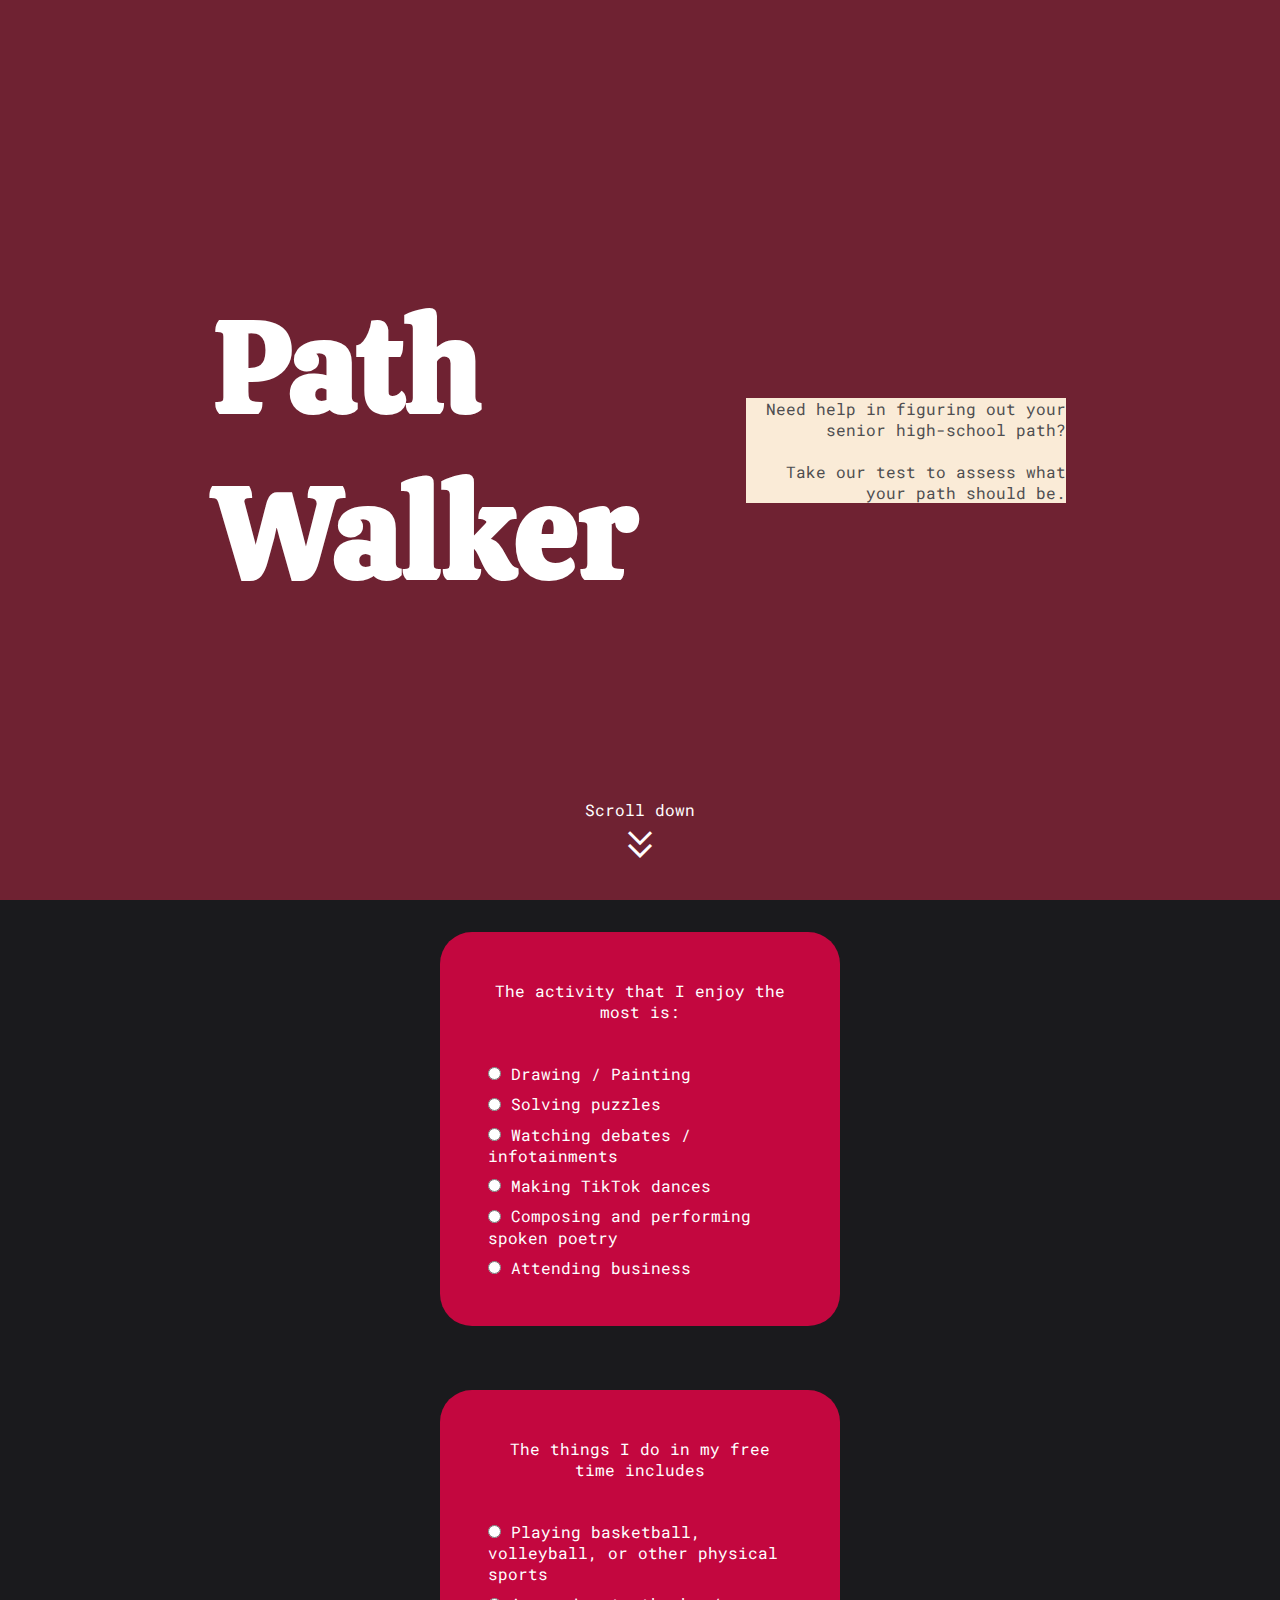
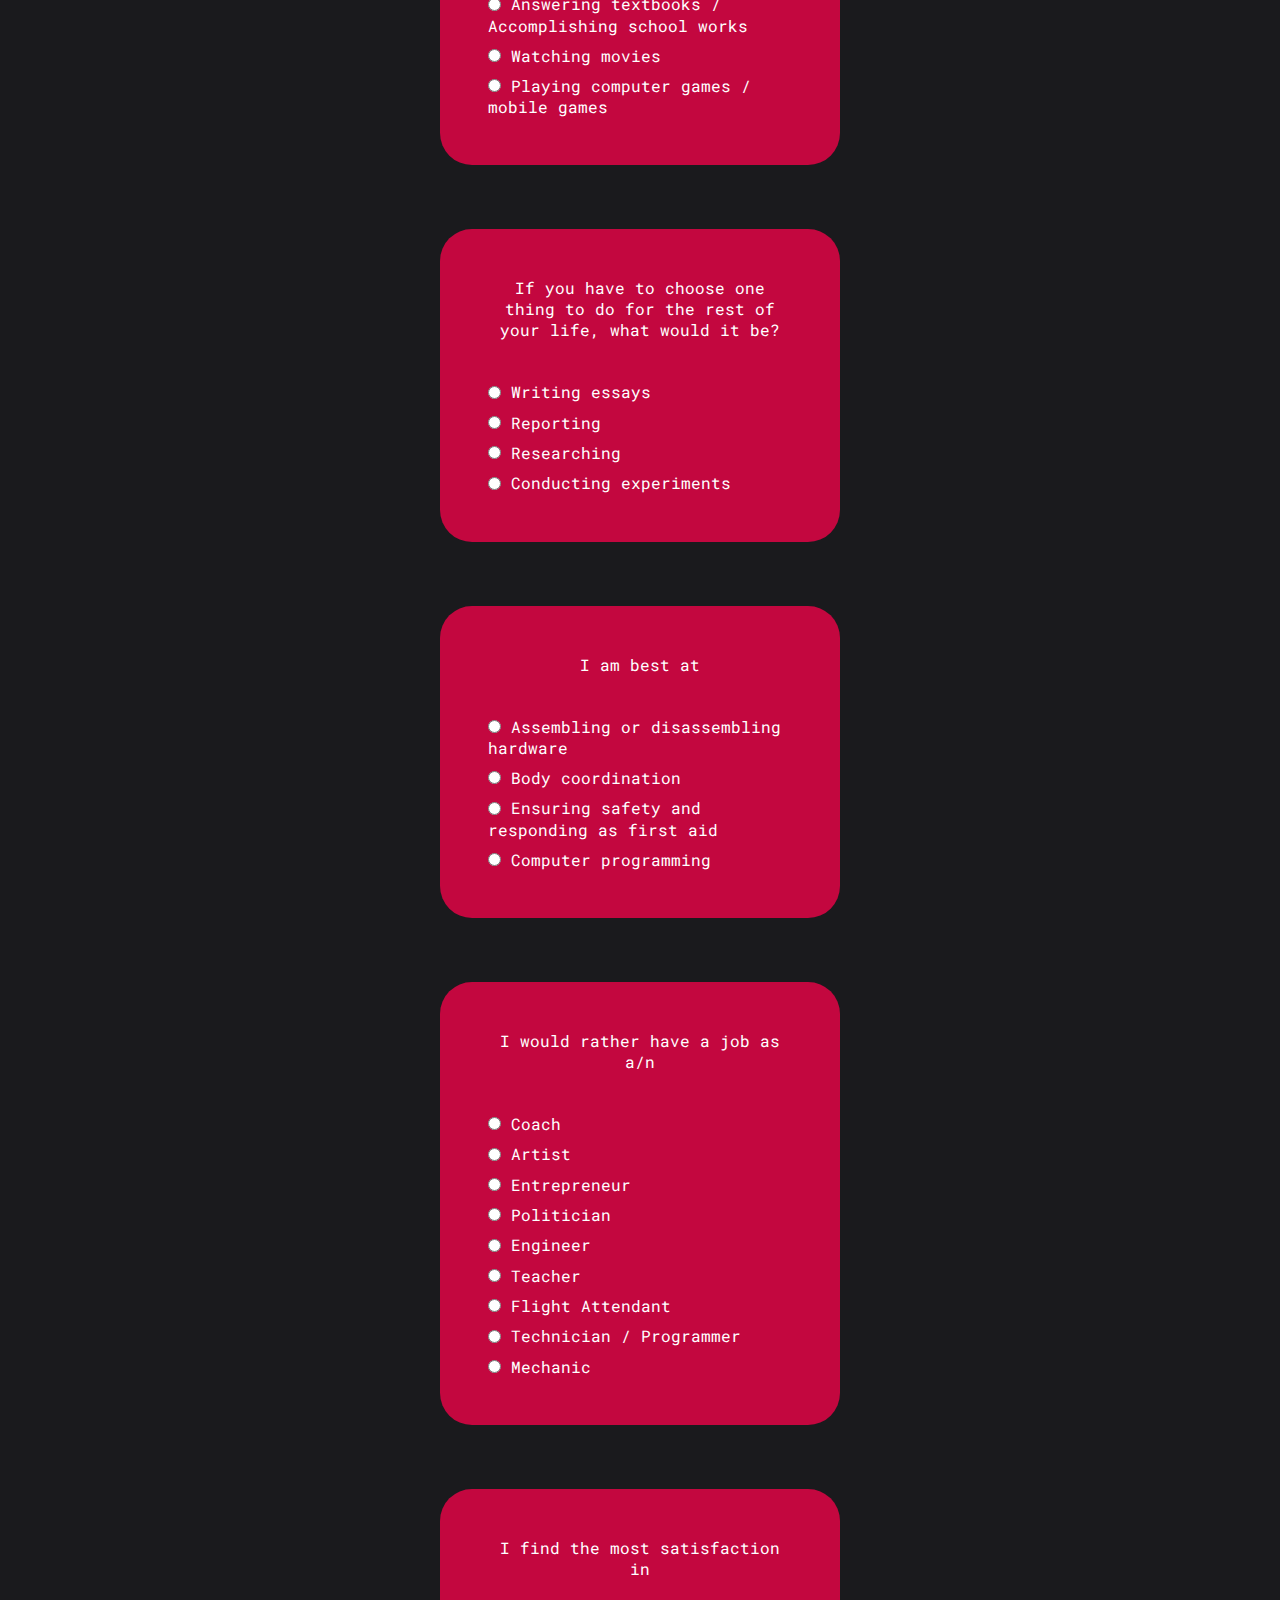
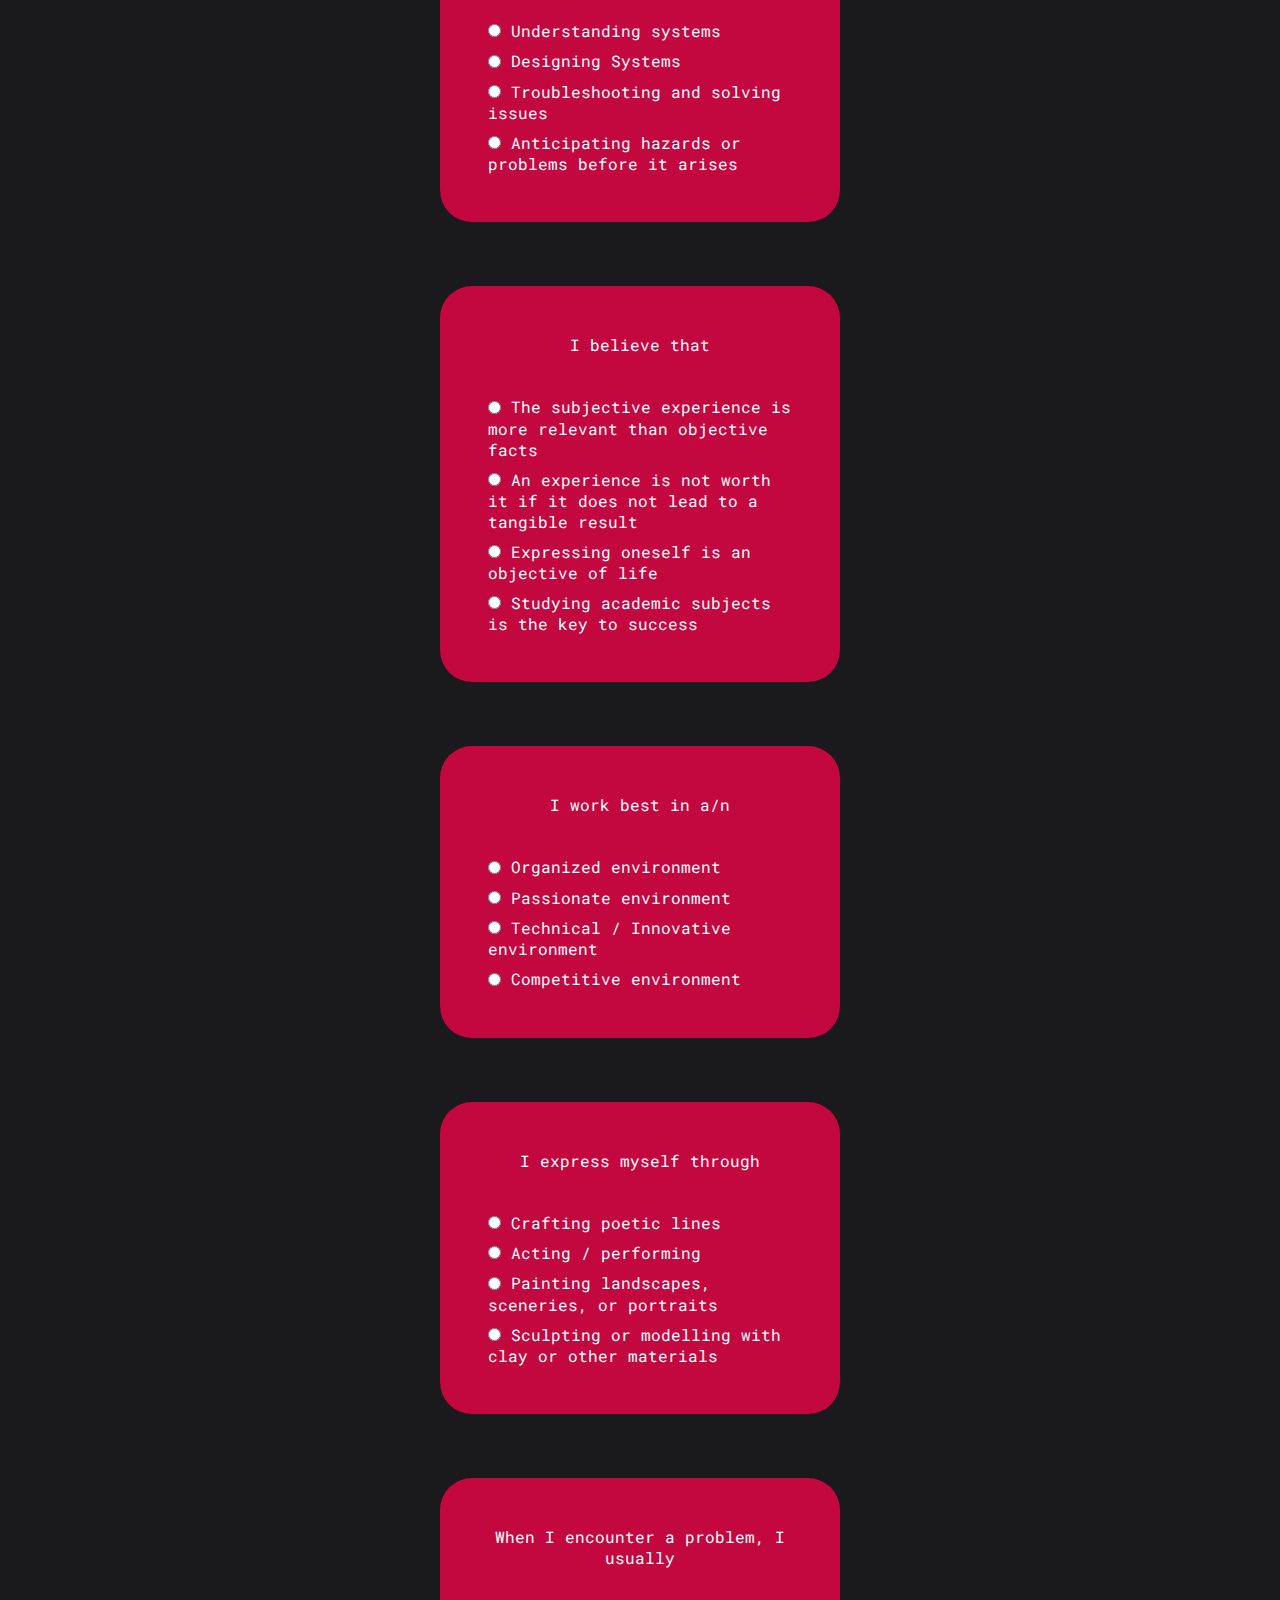
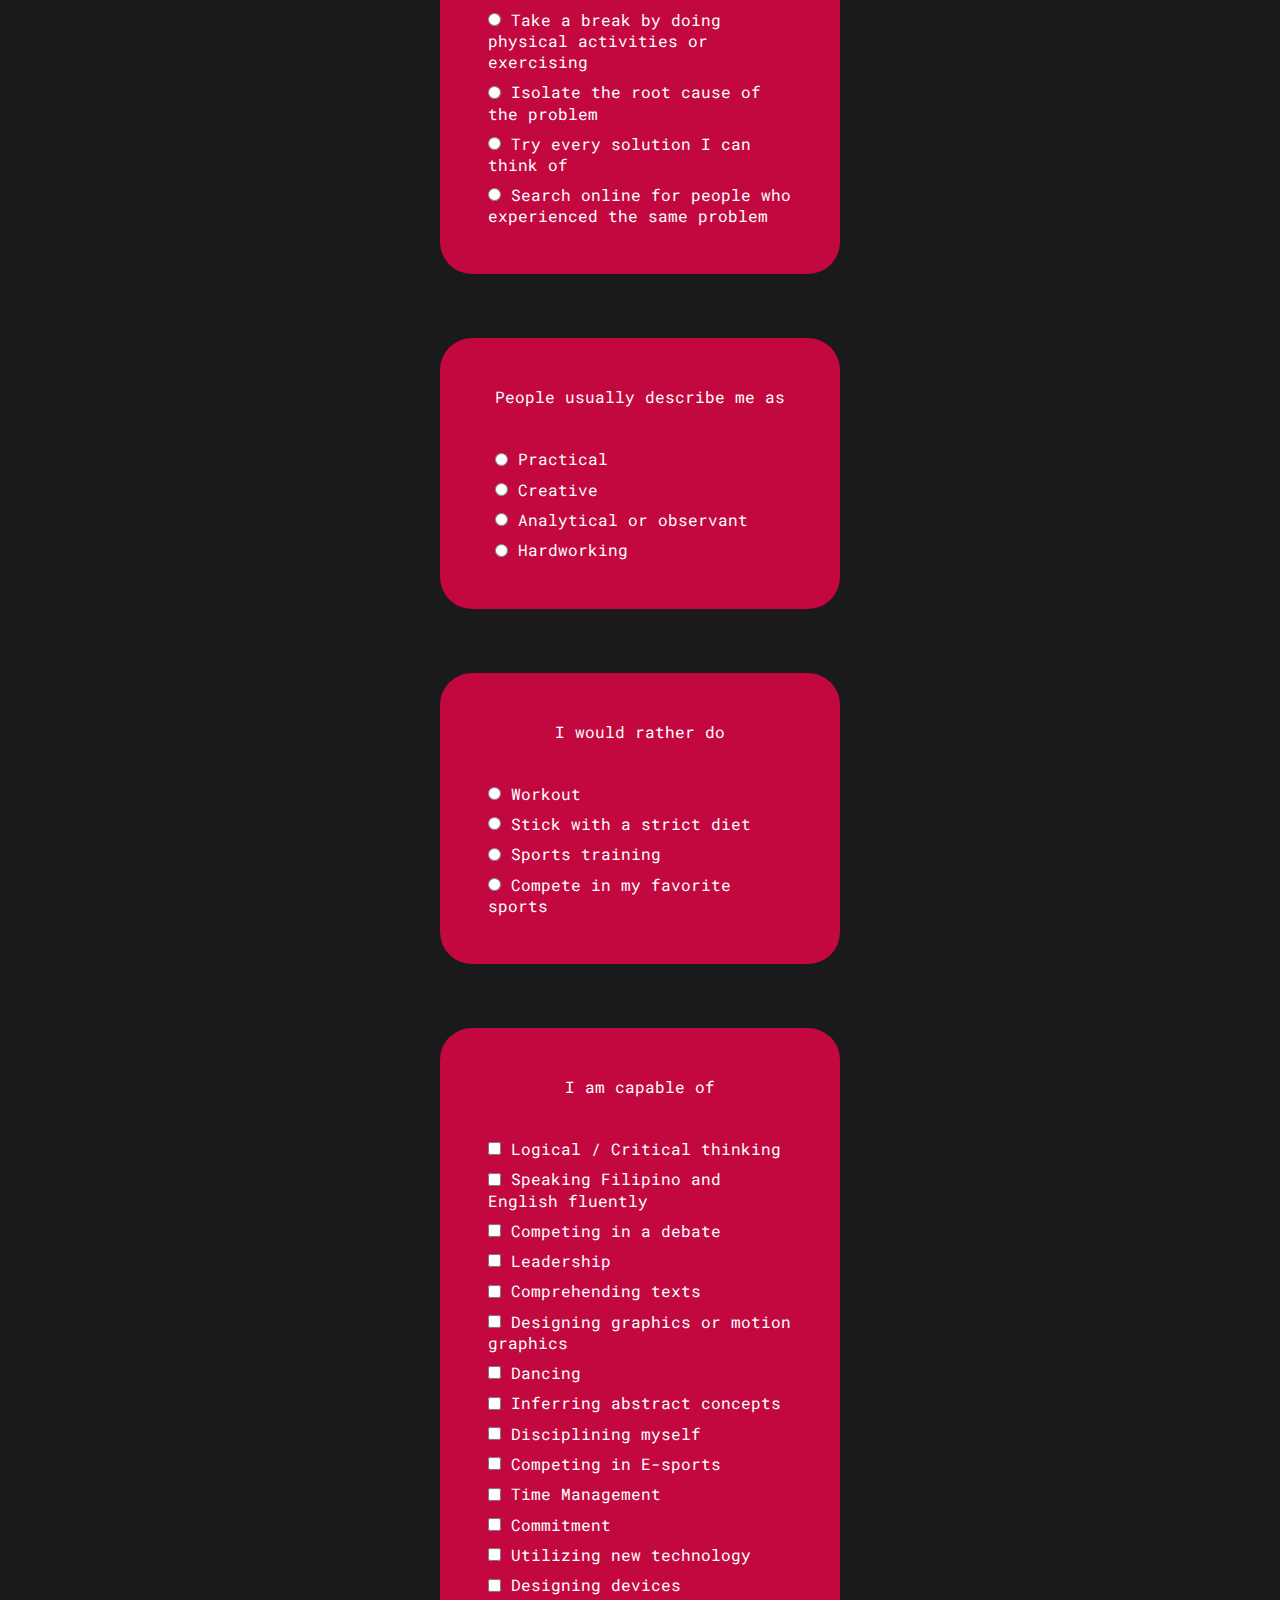
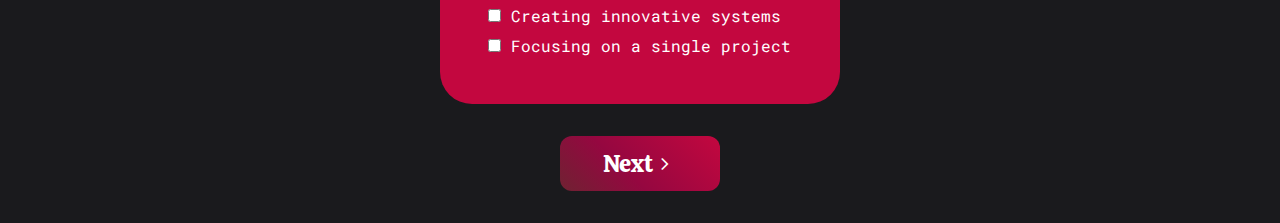
<file: PATHWALKER/index.html>
<!DOCTYPE html>
<html lang="en">
<head>
    <meta charset="UTF-8">
    <meta name="viewport" content="width=device-width, initial-scale=1.0">
    <link rel="icon" href="assets\icon\snowicon.ico">
    <link rel="stylesheet" href="stylesheet.css">
    <link rel="stylesheet" href="https://fonts.googleapis.com/css2?family=Material+Symbols+Outlined:opsz,wght,FILL,GRAD@20..48,100..700,0..1,-50..200" />

    <title>Path Walker</title>
</head>
<body>
    
    <div class="title" id="titlepage">
        <h1>Path<br>Walker</h1>
        <div class="describe">
            <p>Need help in figuring out your senior high-school path?</p>
            <br>
            <p>Take our test to assess what your path should be.</p>
        </div>
        <div id="scrollButton">
            <p>Scroll down</p>
            <span class="material-symbols-outlined">
                keyboard_double_arrow_down
            </span>
        </div>
    </div>


    <div class="content" id="content">


        <div class="questioncard">
            <p>The activity that I enjoy the most is:</p>
            <div class="choices">
                <input type="radio" name="q1" id="q1c1">
                <label for="q1c1">Drawing / Painting</label>
                <br>
                <input type="radio" name="q1" id="q1c2">
                <label for="q1c2">Solving puzzles</label>
                <br>
                <input type="radio" name="q1" id="q1c3">
                <label for="q1c3">Watching debates / infotainments</label>
                <br>
                <input type="radio" name="q1" id="q1c4">
                <label for="q1c4">Making TikTok dances</label>
                <br>
                <input type="radio" name="q1" id="q1c5">
                <label for="q1c5">Composing and performing spoken poetry</label>
                <br>
                <input type="radio" name="q1" id="q1c6">
                <label for="q1c6">Attending business</label>
            </div>
        </div>

        <div class="questioncard">
            <p>The things I do in my free time includes</p>
            <div class="choices">
                <input type="radio" name="q2" id="q2c1">
                <label for="q2c1">Playing basketball, volleyball, or other physical sports</label>
                <br>
                <input type="radio" name="q2" id="q2c2">
                <label for="q2c2">Answering textbooks / Accomplishing school works</label>
                <br>
                <input type="radio" name="q2" id="q2c3">
                <label for="q2c3">Watching movies</label>
                <br>
                <input type="radio" name="q2" id="q2c4">
                <label for="q2c4">Playing computer games / mobile games</label>
                <br>
            </div>
        </div>

        <div class="questioncard">
            <p>If you have to choose one thing to do for the rest of your life, what would it be?</p>
            <div class="choices">
                <input type="radio" name="q3" id="q3c1">
                <label for="q3c1">Writing essays</label>
                <br>
                <input type="radio" name="q3" id="q3c2">
                <label for="q3c2">Reporting</label>
                <br>
                <input type="radio" name="q3" id="q3c3">
                <label for="q3c3">Researching</label>
                <br>
                <input type="radio" name="q3" id="q3c4">
                <label for="q3c4">Conducting experiments</label>
                <br>
            </div>
        </div>

        <div class="questioncard">
            <p>I am best at</p>
            <div class="choices">
                <input type="radio" name="q4" id="q4c1">
                <label for="q4c1">Assembling or disassembling hardware</label>
                <br>
                <input type="radio" name="q4" id="q4c2">
                <label for="q4c2">Body coordination</label>
                <br>
                <input type="radio" name="q4" id="q4c3">
                <label for="q4c3">Ensuring safety and responding as first aid</label>
                <br>
                <input type="radio" name="q4" id="q4c4">
                <label for="q4c4">Computer programming</label>
                <br>
            </div>
        </div>

        <div class="questioncard">
            <p>I would rather have a job as a/n</p>
            <div class="choices">
                <input type="radio" name="q5" id="q5c1">
                <label for="q5c1">Coach</label>
                <br>
                <input type="radio" name="q5" id="q5c2">
                <label for="q5c2">Artist</label>
                <br>
                <input type="radio" name="q5" id="q5c3">
                <label for="q5c3">Entrepreneur</label>
                <br>
                <input type="radio" name="q5" id="q5c4">
                <label for="q5c4">Politician</label>
                <br>
                <input type="radio" name="q5" id="q5c5">
                <label for="q5c5">Engineer</label>
                <br>
                <input type="radio" name="q5" id="q5c6">
                <label for="q5c6">Teacher</label>
                <br>
                <input type="radio" name="q5" id="q5c7">
                <label for="q5c7">Flight Attendant</label>
                <br>
                <input type="radio" name="q5" id="q5c8">
                <label for="q5c8">Technician / Programmer</label>
                <br>
                <input type="radio" name="q5" id="q5c9">
                <label for="q5c9">Mechanic</label>
                <br>
            </div>
        </div>

        <div class="questioncard">
            <p>I find the most satisfaction in</p>
            <div class="choices">
                <input type="radio" name="q6" id="q6c1">
                <label for="q6c1">Understanding systems</label>
                <br>
                <input type="radio" name="q6" id="q6c2">
                <label for="q6c2">Designing Systems</label>
                <br>
                <input type="radio" name="q6" id="q6c3">
                <label for="q6c3">Troubleshooting and solving issues</label>
                <br>
                <input type="radio" name="q6" id="q6c4">
                <label for="q6c4">Anticipating hazards or problems before it arises</label>
                <br>
            </div>
        </div>

        <div class="questioncard">
            <p>I believe that</p>
            <div class="choices">
                <input type="radio" name="q7" id="q7c1">
                <label for="q7c1">The subjective experience is more relevant than objective facts</label>
                <br>
                <input type="radio" name="q7" id="q7c2">
                <label for="q7c2">An experience is not worth it if it does not lead to a tangible result</label>
                <br>
                <input type="radio" name="q7" id="q7c3">
                <label for="q7c3">Expressing oneself is an objective of life</label>
                <br>
                <input type="radio" name="q7" id="q7c4">
                <label for="q7c4">Studying academic subjects is the key to success</label>
                <br>
            </div>
        </div>

        <div class="questioncard">
            <p>I work best in a/n</p>
            <div class="choices">
                <input type="radio" name="q8" id="q8c1">
                <label for="q8c1">Organized environment</label>
                <br>
                <input type="radio" name="q8" id="q8c2">
                <label for="q8c2">Passionate environment</label>
                <br>
                <input type="radio" name="q8" id="q8c3">
                <label for="q8c3">Technical / Innovative environment</label>
                <br>
                <input type="radio" name="q8" id="q8c4">
                <label for="q8c4">Competitive environment</label>
                <br>
            </div>
        </div>

        <div class="questioncard">
            <p>I express myself through</p>
            <div class="choices">
                <input type="radio" name="q9" id="q9c1">
                <label for="q9c1">Crafting poetic lines</label>
                <br>
                <input type="radio" name="q9" id="q9c2">
                <label for="q9c2">Acting / performing</label>
                <br>
                <input type="radio" name="q9" id="q9c3">
                <label for="q9c3">Painting landscapes, sceneries, or portraits</label>
                <br>
                <input type="radio" name="q9" id="q9c4">
                <label for="q9c4">Sculpting or modelling with clay or other materials</label>
                <br>
            </div>
        </div>

        <div class="questioncard">
            <p>When I encounter a problem, I usually</p>
            <div class="choices">
                <input type="radio" name="q10" id="q10c1">
                <label for="q10c1">Take a break by doing physical activities or exercising</label>
                <br>
                <input type="radio" name="q10" id="q10c2">
                <label for="q10c2">Isolate the root cause of the problem</label>
                <br>
                <input type="radio" name="q10" id="q10c3">
                <label for="q10c3">Try every solution I can think of</label>
                <br>
                <input type="radio" name="q10" id="q10c4">
                <label for="q10c4">Search online for people who experienced the same problem</label>
                <br>
            </div>
        </div>

        <div class="questioncard">
            <p>People usually describe me as</p>
            <div class="choices">
                <input type="radio" name="q11" id="q11c1">
                <label for="q11c1">Practical</label>
                <br>
                <input type="radio" name="q11" id="q11c2">
                <label for="q11c2">Creative</label>
                <br>
                <input type="radio" name="q11" id="q11c3">
                <label for="q11c3">Analytical or observant</label>
                <br>
                <input type="radio" name="q11" id="q11c4">
                <label for="q11c4">Hardworking</label>
                <br>
            </div>
        </div>

        <div class="questioncard">
            <p>I would rather do</p>
            <div class="choices">
                <input type="radio" name="q12" id="q12c1">
                <label for="q12c1">Workout</label>
                <br>
                <input type="radio" name="q12" id="q12c2">
                <label for="q12c2">Stick with a strict diet</label>
                <br>
                <input type="radio" name="q12" id="q12c3">
                <label for="q12c3">Sports training</label>
                <br>
                <input type="radio" name="q12" id="q12c4">
                <label for="q12c4">Compete in my favorite sports</label>
                <br>
            </div>
        </div>

        <div class="questioncard">
            <p>I am capable of</p>
            <div class="choices">
                <input type="checkbox" name="skill1" id="skill1">
                <label for="skill1">Logical / Critical thinking</label>
                <br>
                <input type="checkbox" name="skill2" id="skill2">
                <label for="skill2">Speaking Filipino and English fluently</label>
                <br>
                <input type="checkbox" name="skill3" id="skill3">
                <label for="skill3">Competing in a debate</label>
                <br>
                <input type="checkbox" name="skill4" id="skill4">
                <label for="skill4">Leadership</label>
                <br>
                <input type="checkbox" name="skill5" id="skill5">
                <label for="skill5">Comprehending texts</label>
                <br>
                <input type="checkbox" name="skill6" id="skill6">
                <label for="skill6">Designing graphics or motion graphics</label>
                <br>
                <input type="checkbox" name="skill7" id="skill7">
                <label for="skill7">Dancing</label>
                <br>
                <input type="checkbox" name="skill8" id="skill8">
                <label for="skill8">Inferring abstract concepts</label>
                <br>
                <input type="checkbox" name="skill9" id="skill9">
                <label for="skill9">Disciplining myself</label>
                <br>
                <input type="checkbox" name="skill10" id="skill10">
                <label for="skill10">Competing in E-sports</label>
                <br>
                <input type="checkbox" name="skill11" id="skill11">
                <label for="skill11">Time Management</label>
                <br>
                <input type="checkbox" name="skill12" id="skill12">
                <label for="skill12">Commitment</label>
                <br>
                <input type="checkbox" name="skill13" id="skill13">
                <label for="skill13">Utilizing new technology</label>
                <br>
                <input type="checkbox" name="skill14" id="skill14">
                <label for="skill14">Designing devices</label>
                <br>
                <input type="checkbox" name="skill15" id="skill15">
                <label for="skill15">Creating innovative systems</label>
                <br>
                <input type="checkbox" name="skill16" id="skill16">
                <label for="skill16">Focusing on a single project</label>
                <br>
            </div>
        </div>

        <button id="assess" onclick="firstassess()">Next
            <span class="material-symbols-outlined">
                navigate_next
            </span>
        </button>

    </div>

    <script src="code.js"></script>

</body>
</html>
</file>
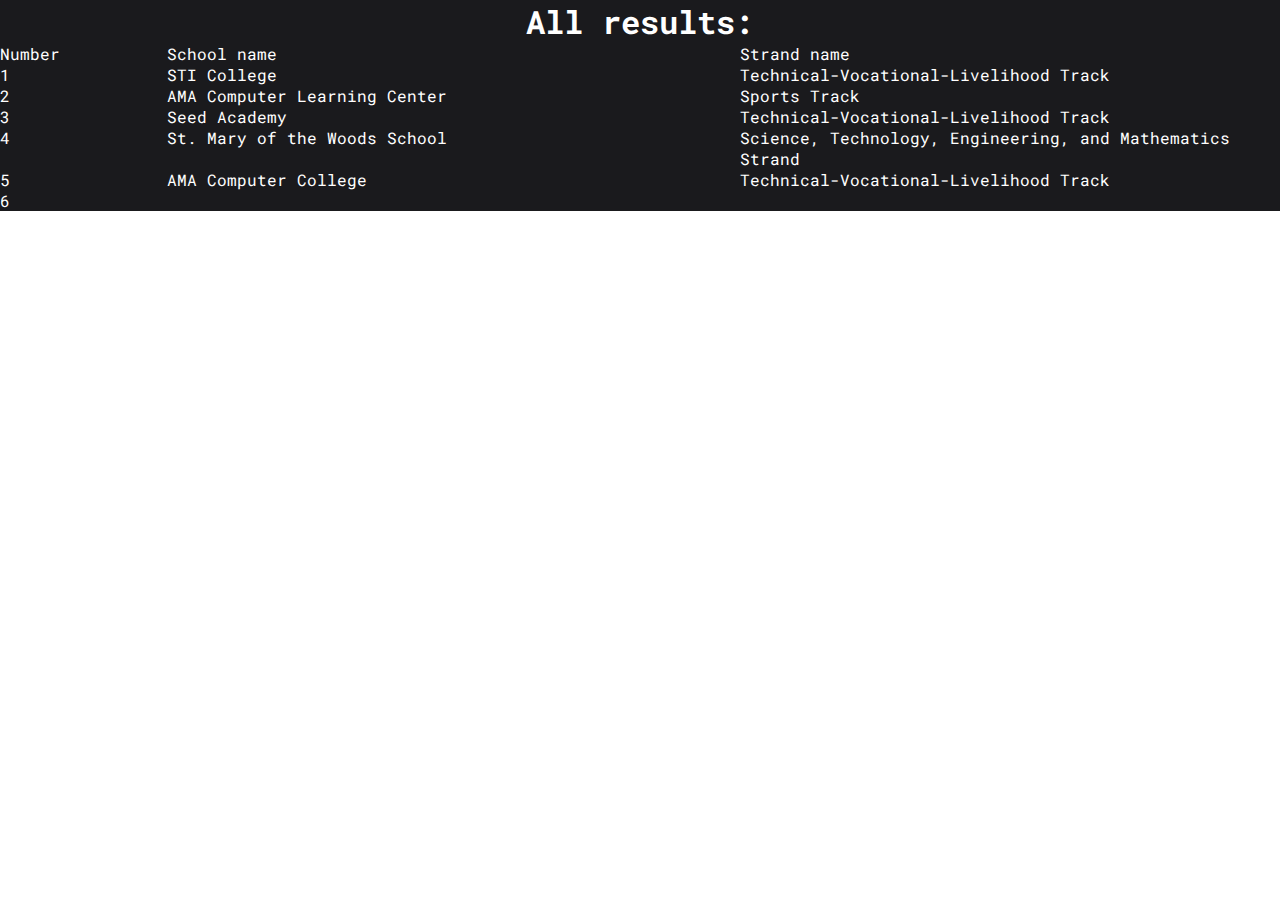
<file: PATHWALKER/admin.html>
<!DOCTYPE html>
<html lang="en">
<head>
    <meta charset="UTF-8">
    <meta name="viewport" content="width=device-width, initial-scale=1.0">
    <link rel="icon" href="assets\icon\snowicon.ico">
    <link rel="stylesheet" href="stylesheet.css">
    <link rel="stylesheet" href="save.css">
    <link rel="stylesheet" href="https://fonts.googleapis.com/css2?family=Material+Symbols+Outlined:opsz,wght,FILL,GRAD@20..48,100..700,0..1,-50..200" />

    <title>Path Walker List</title>
</head>
<body>
    
    <div class="content">
        <h1>All results:</h1>
        <div id="scaffold">
            <div class="res">
                <p class="index">Number</p>
                <p class="schoolname">School name</p>
                <p class="strand">Strand name</p>
            </div>
        </div>
    </div>

    <script src="retriveALL.js"></script>
    <script src="code.js"></script>

</body>
</html>
</file>
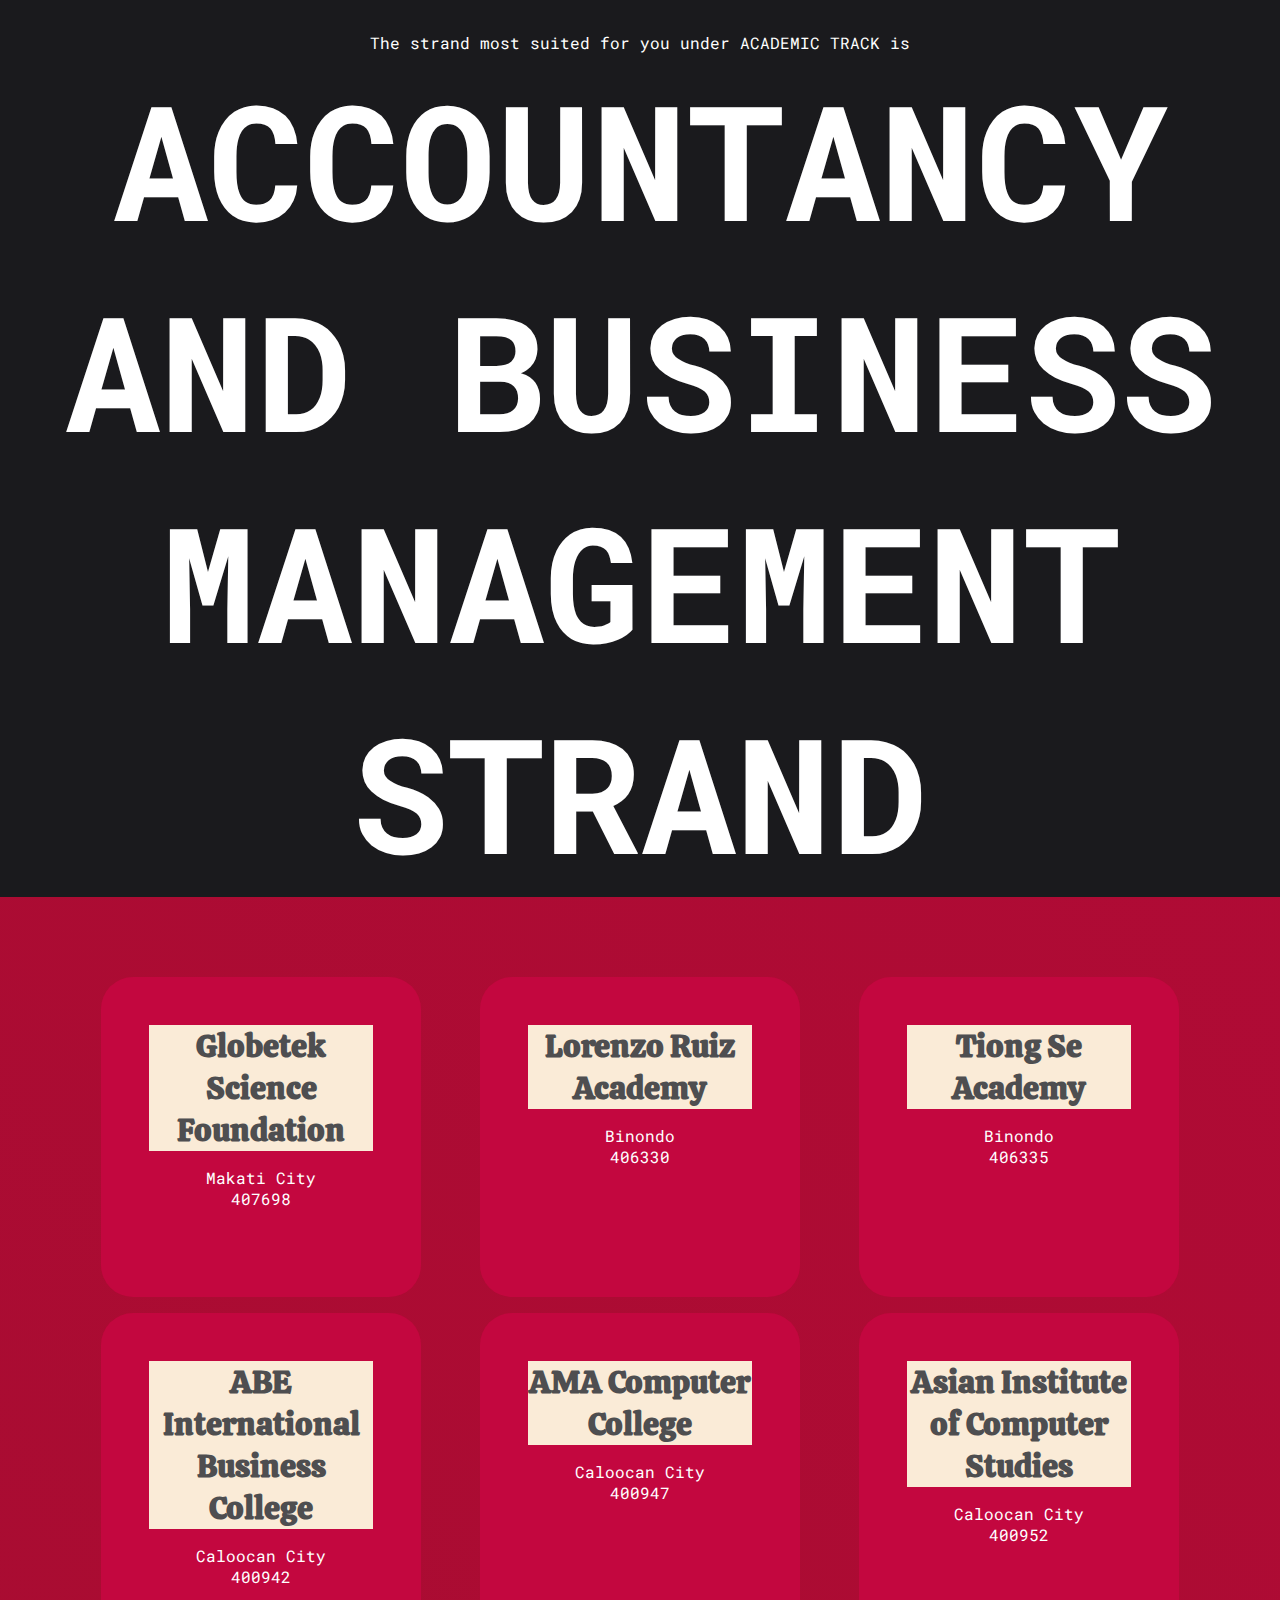
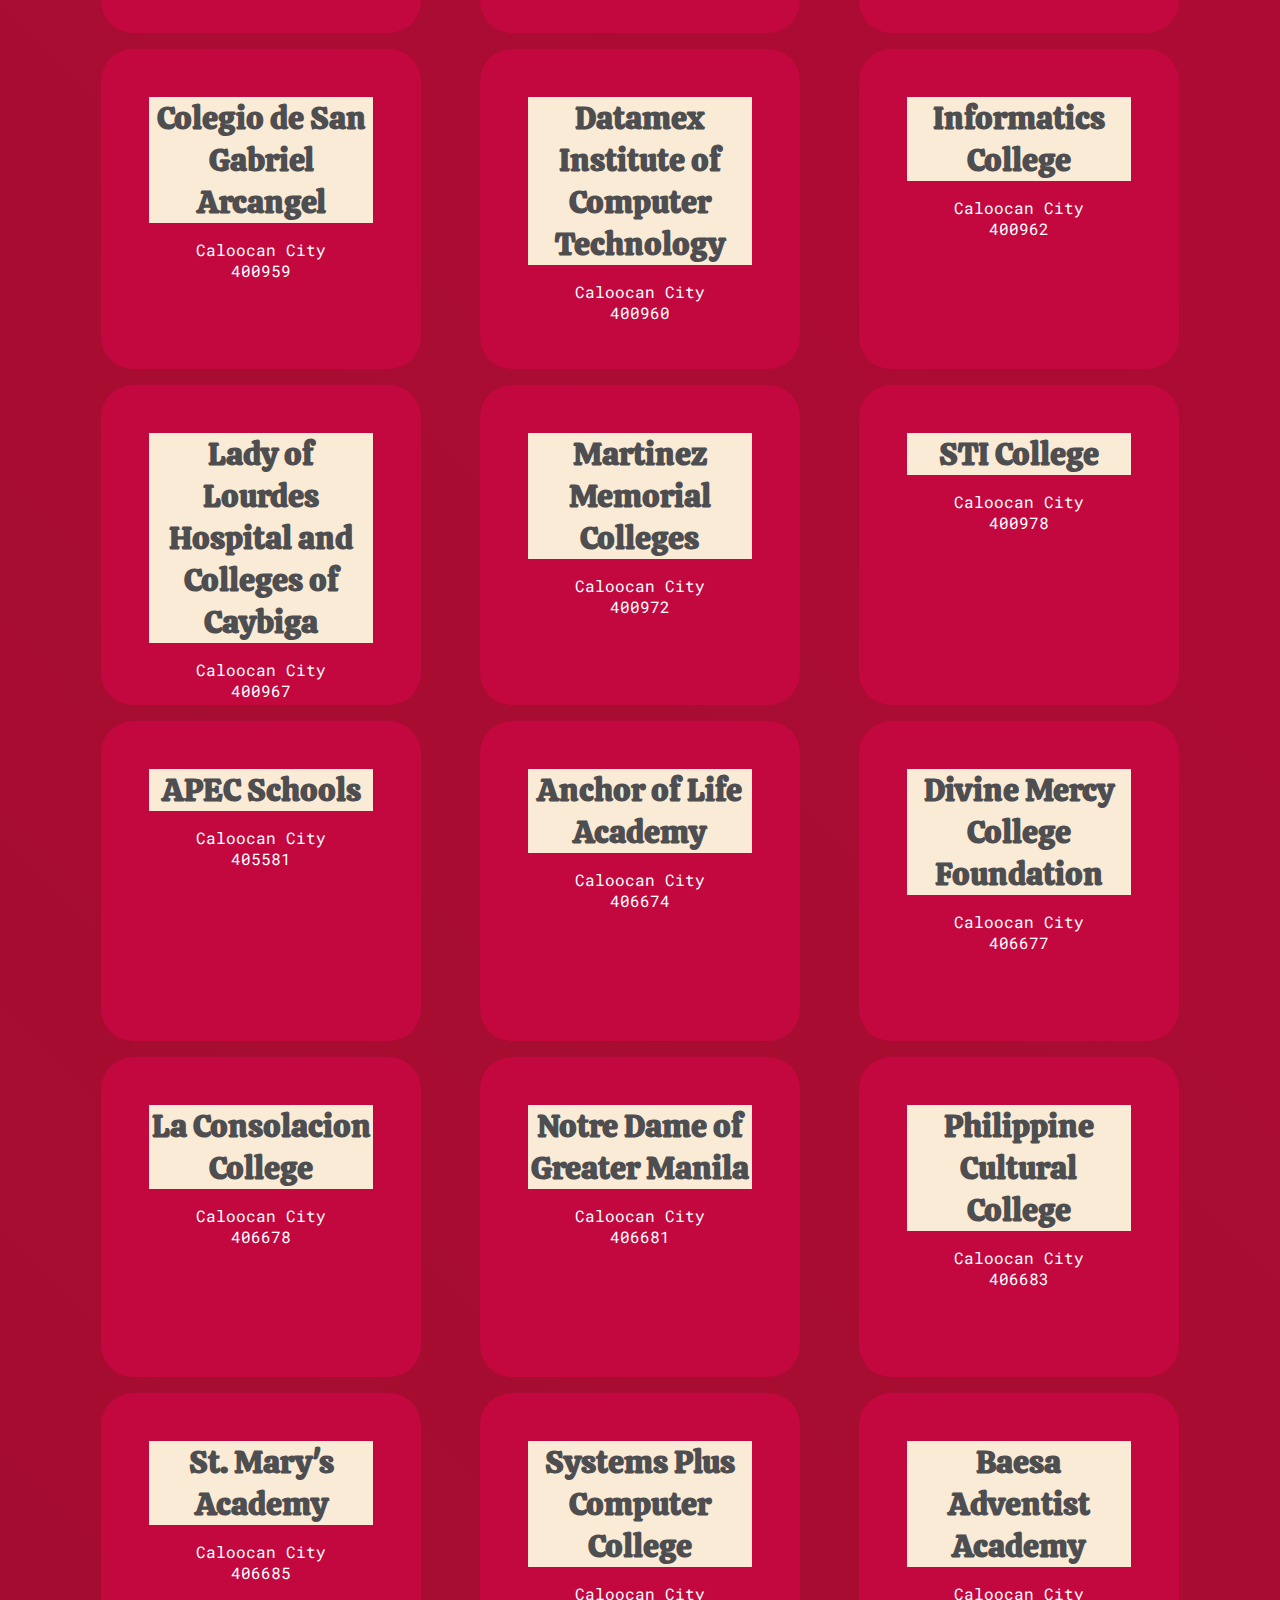
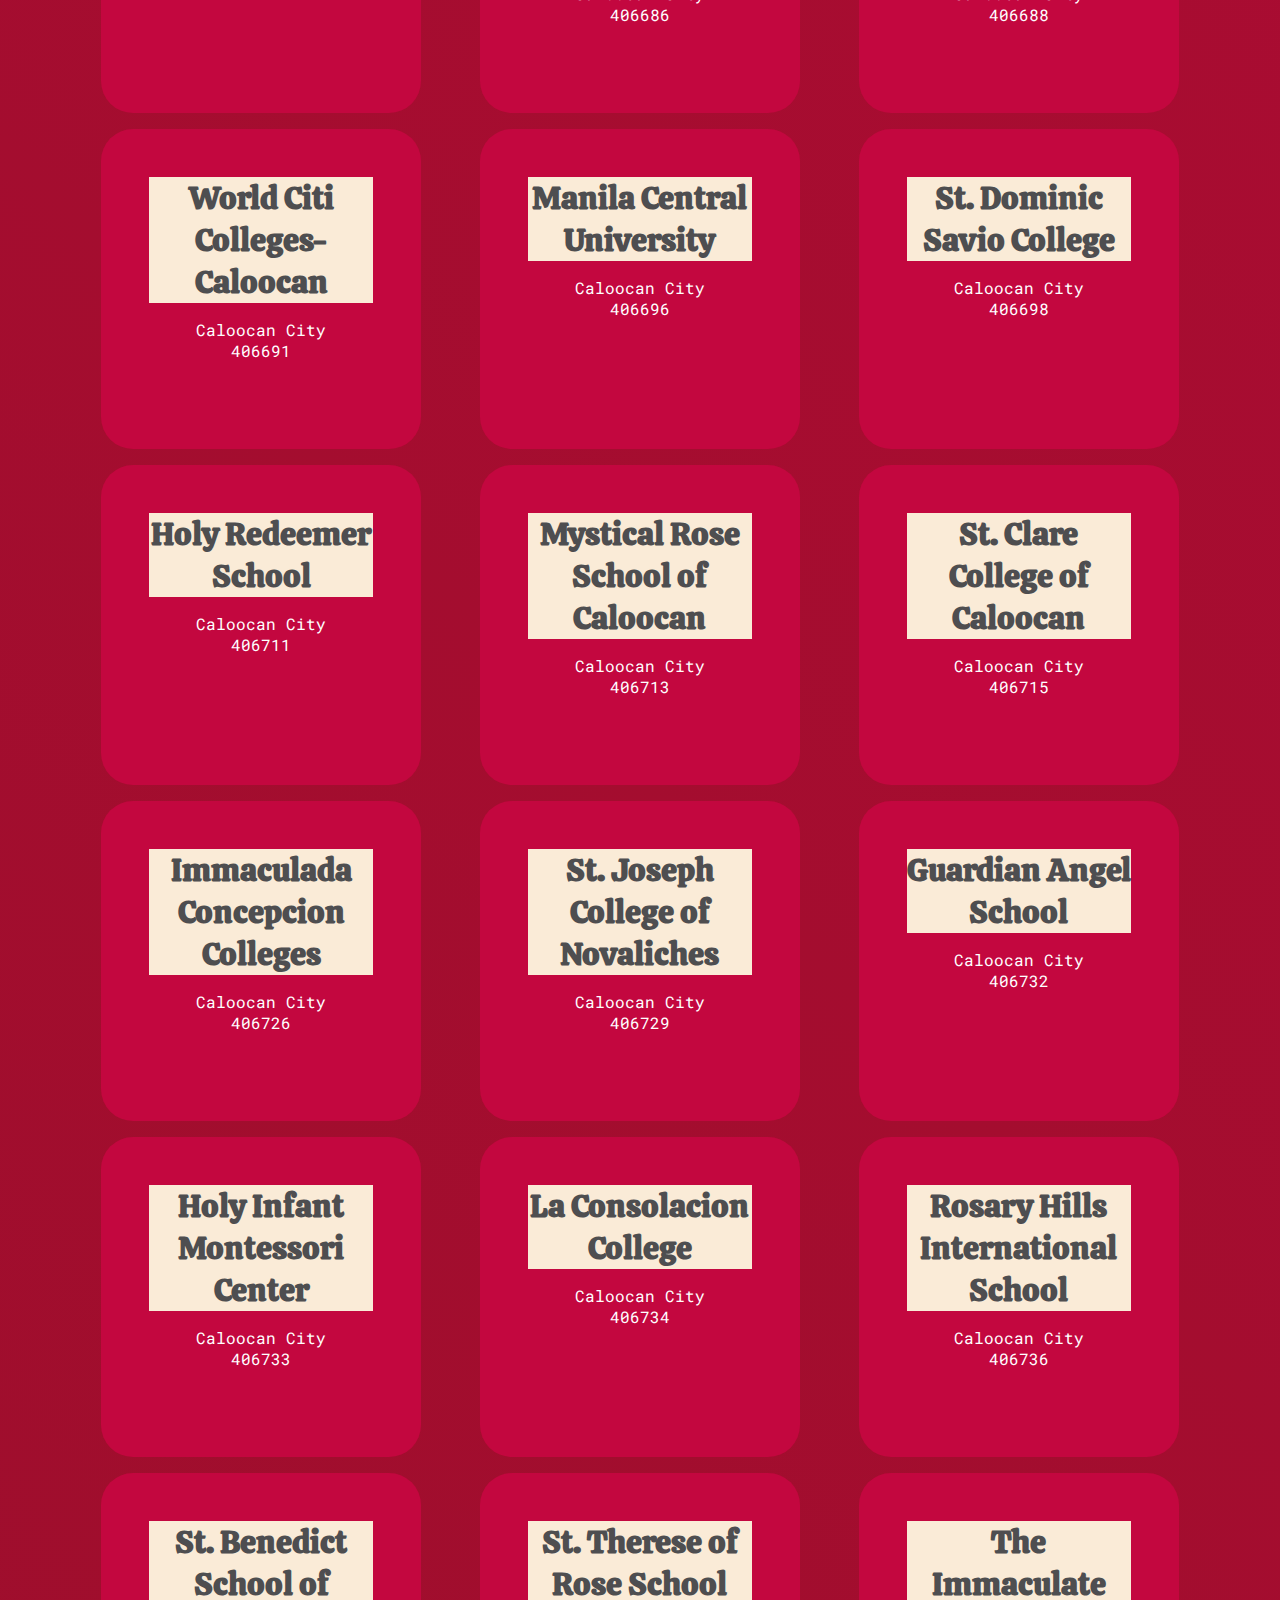
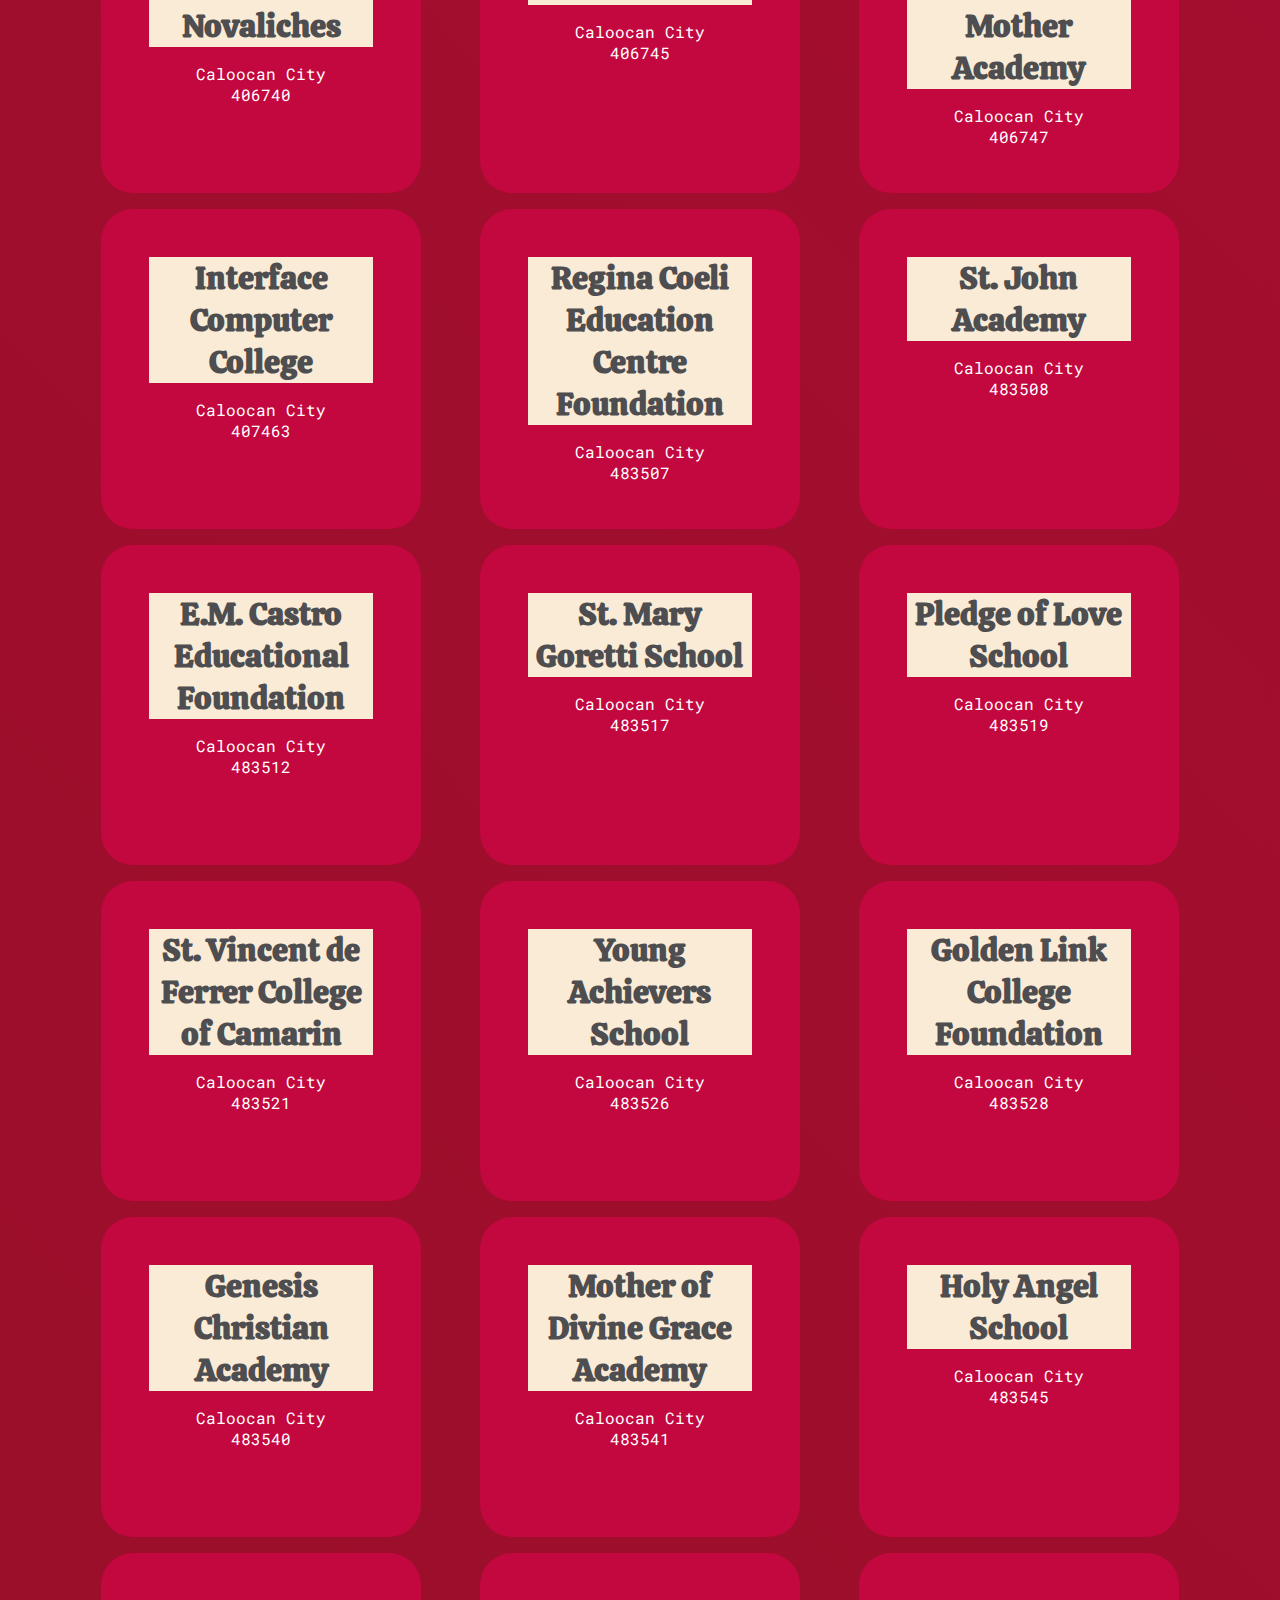
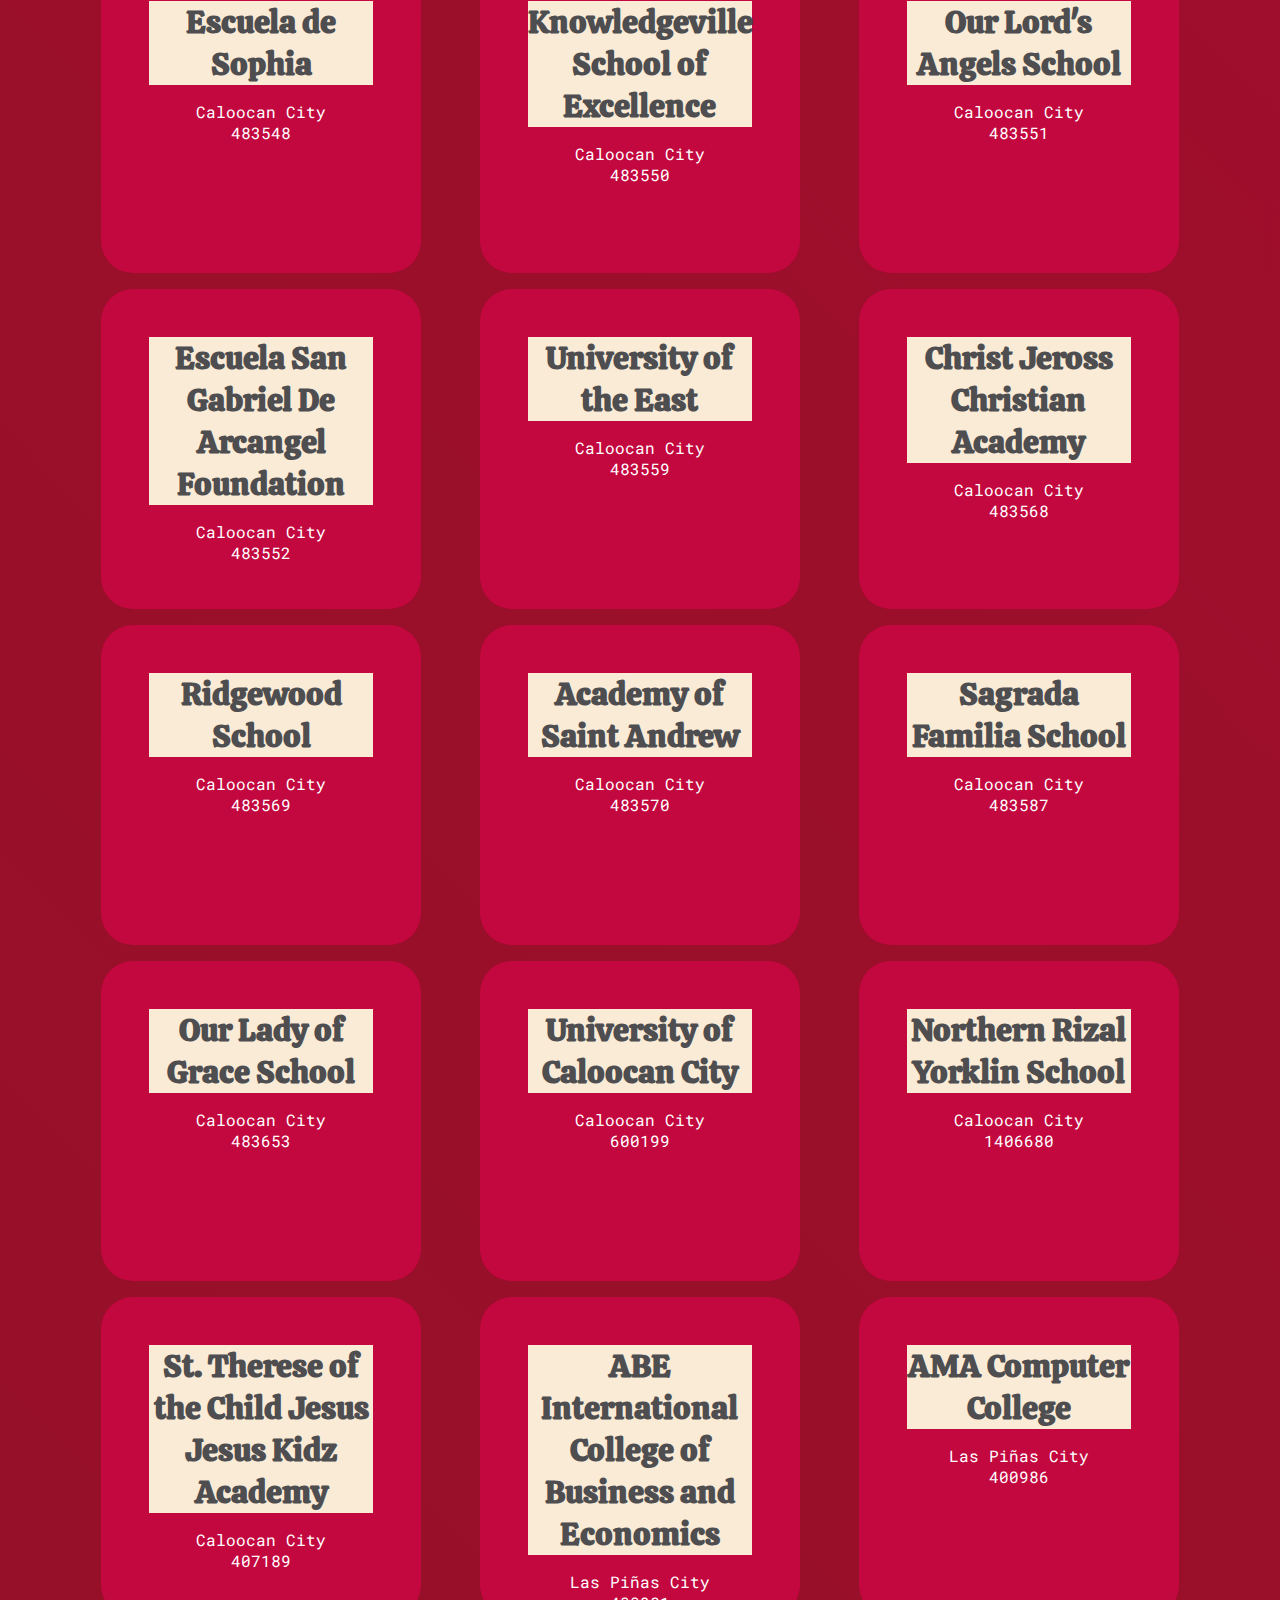
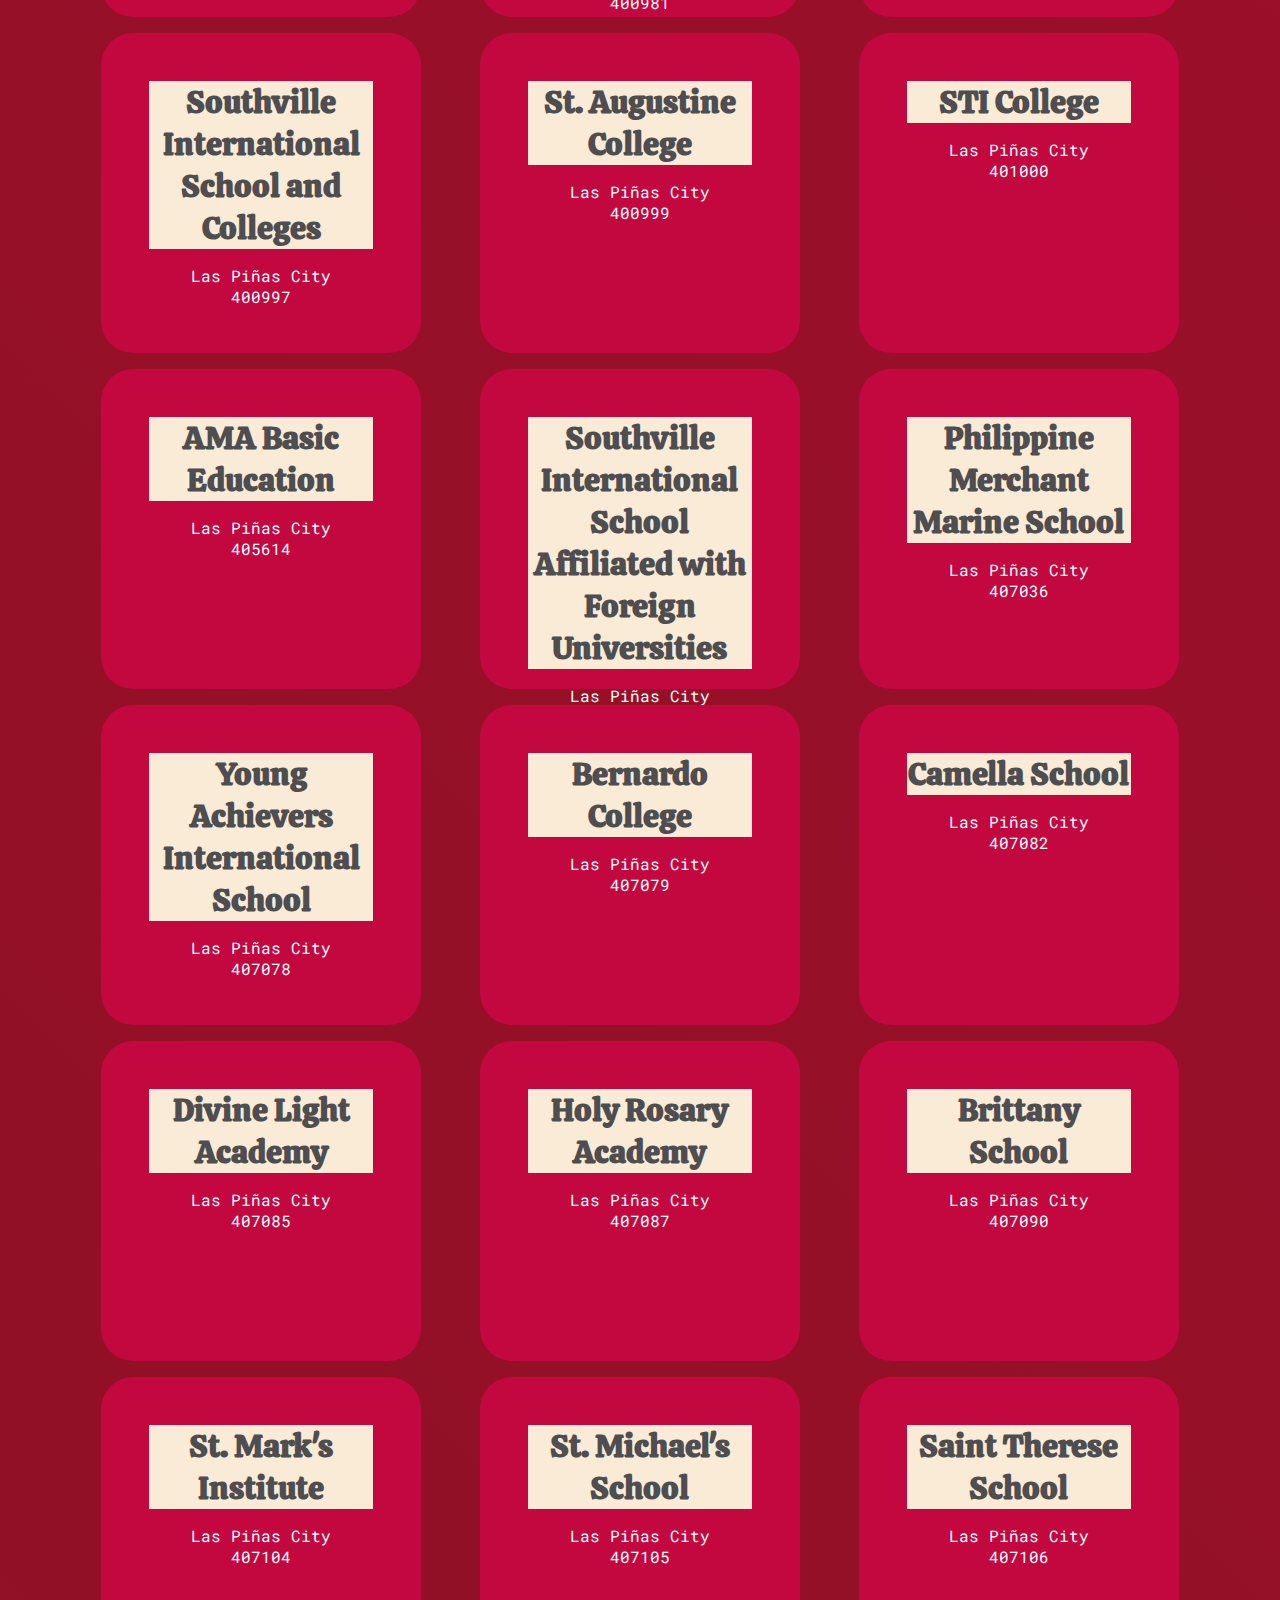
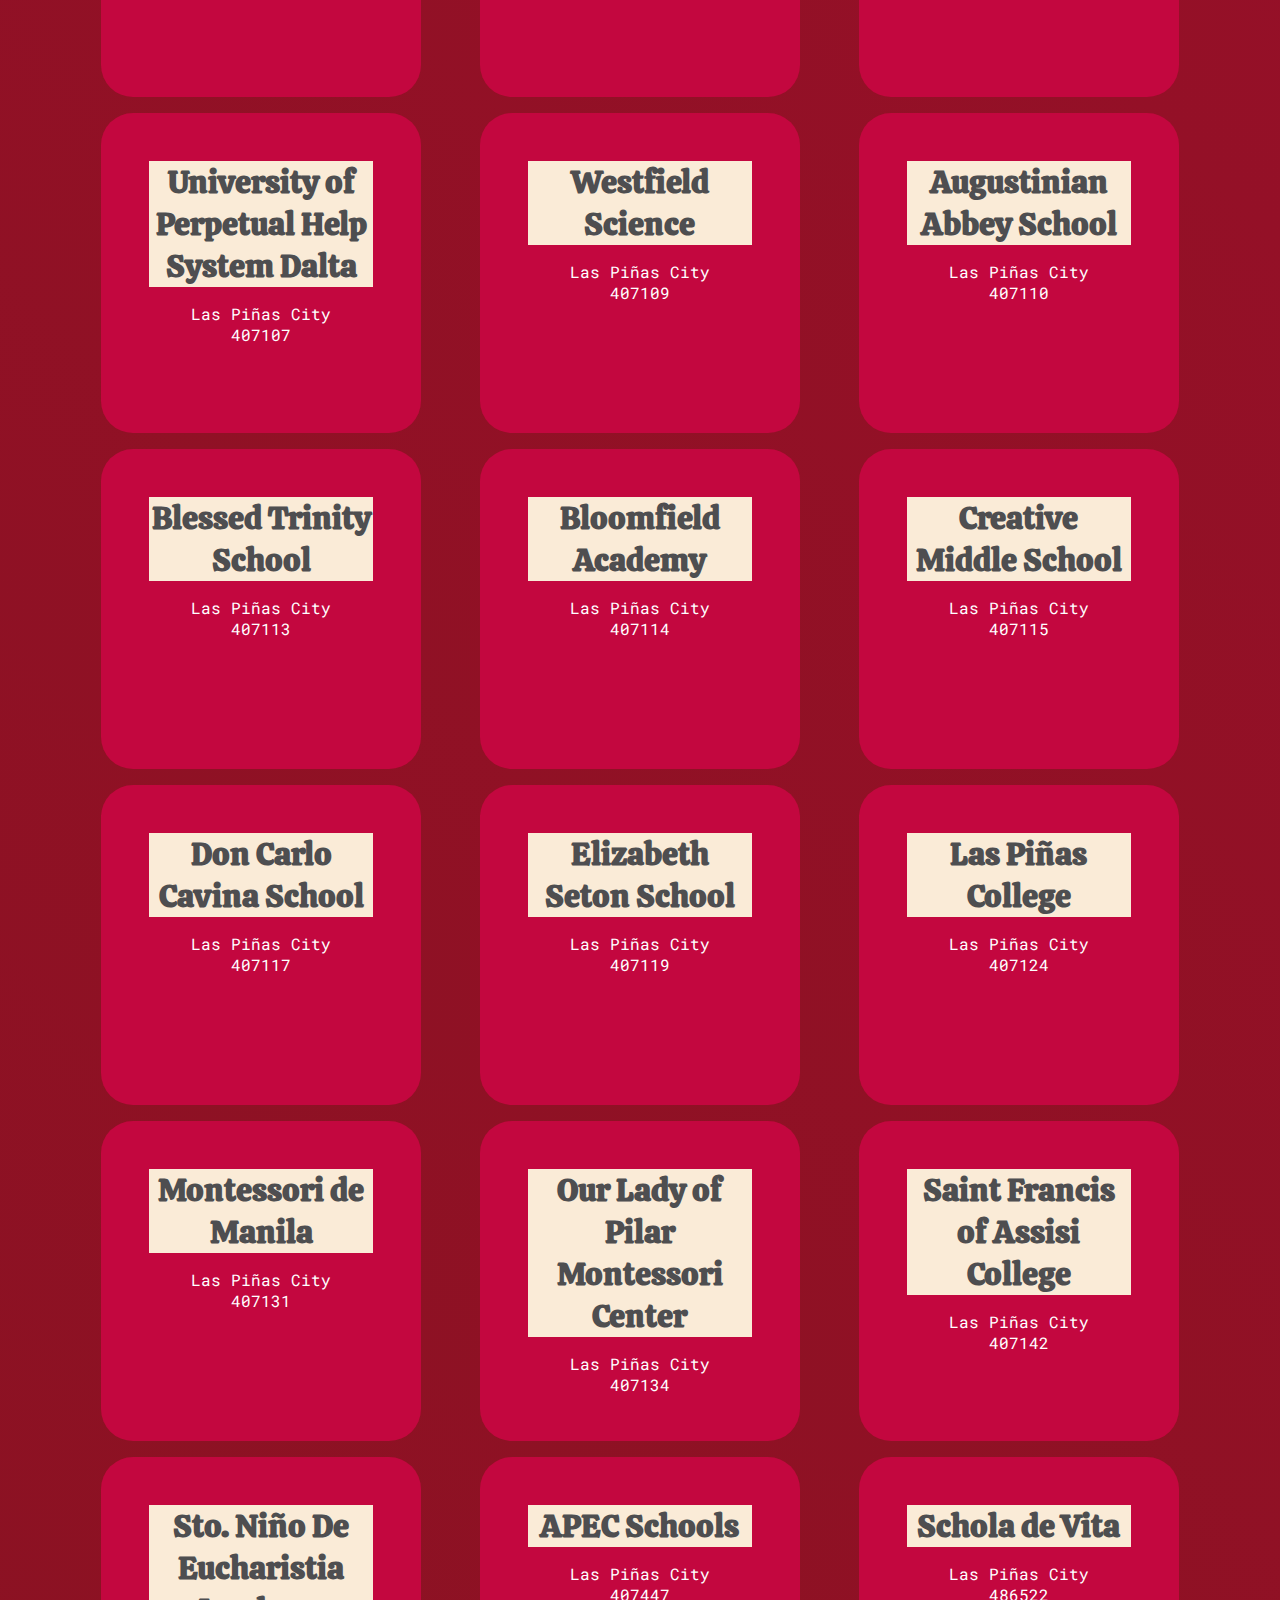
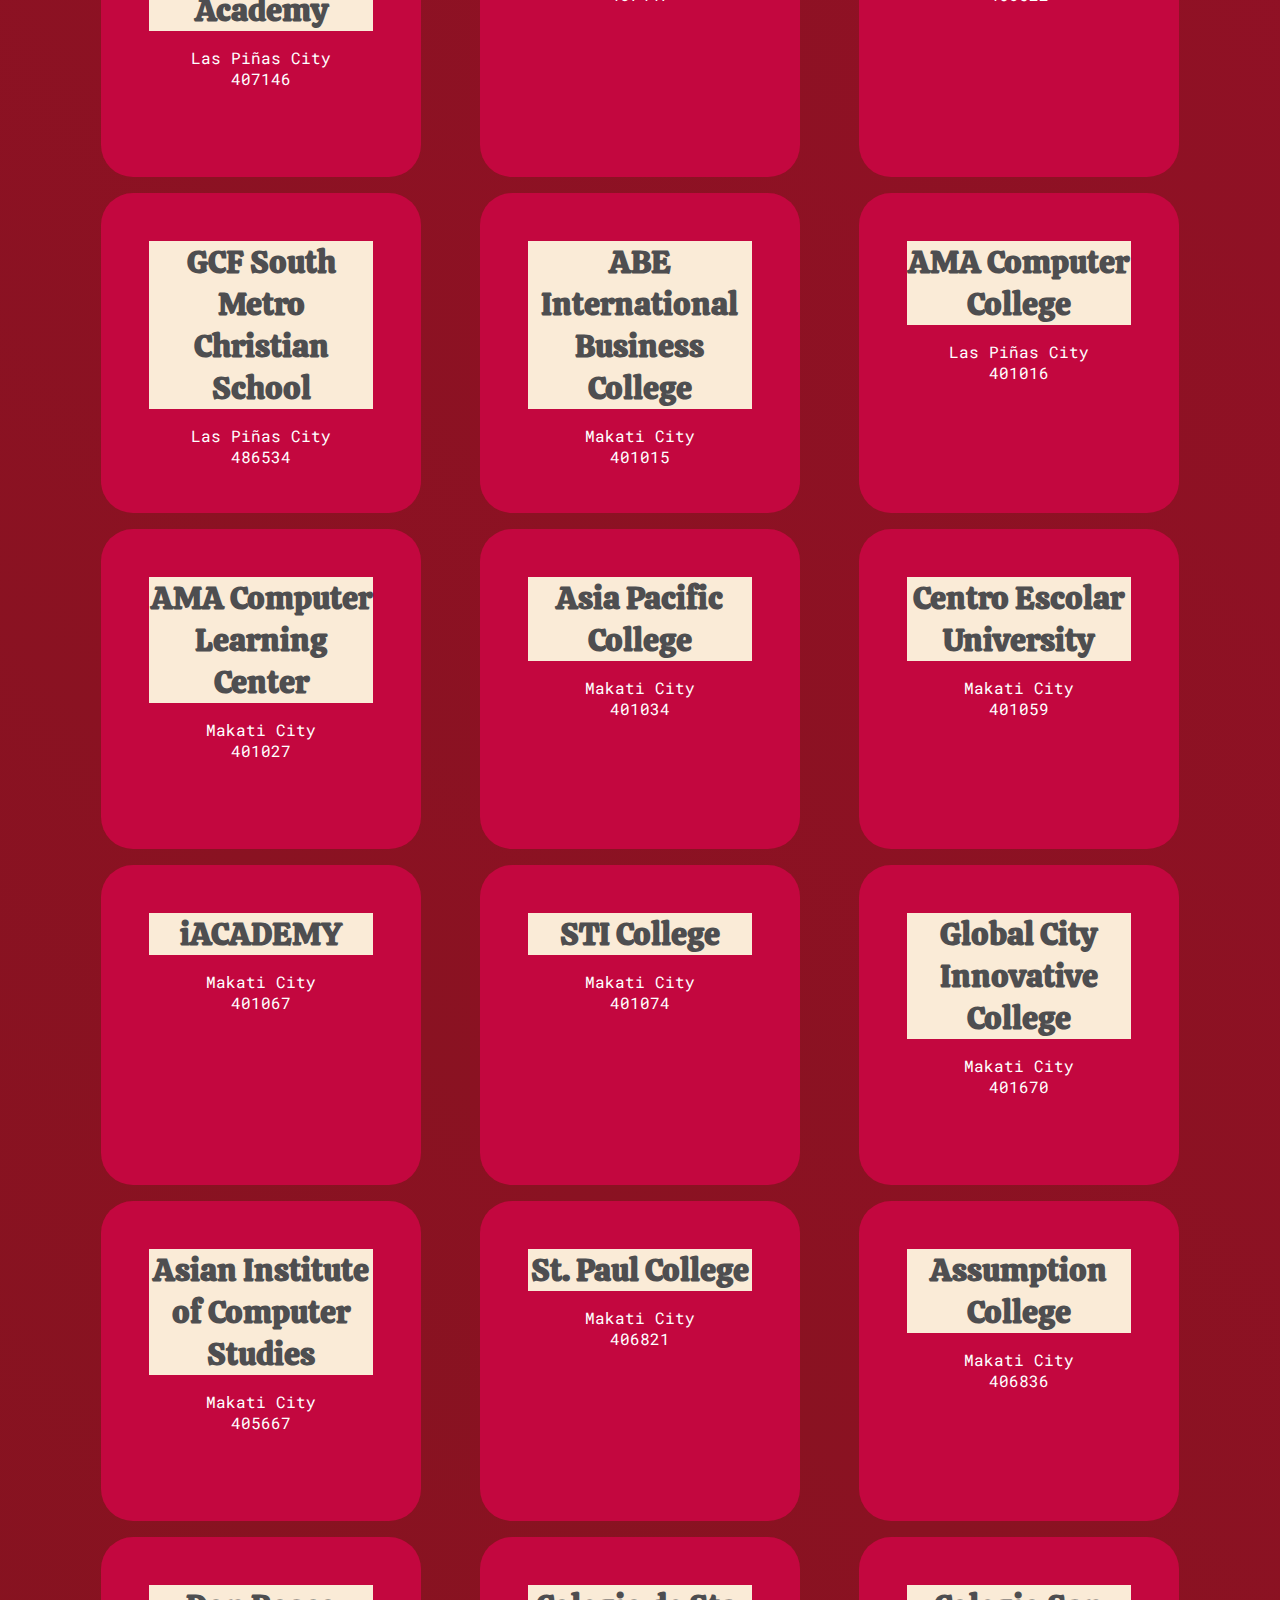
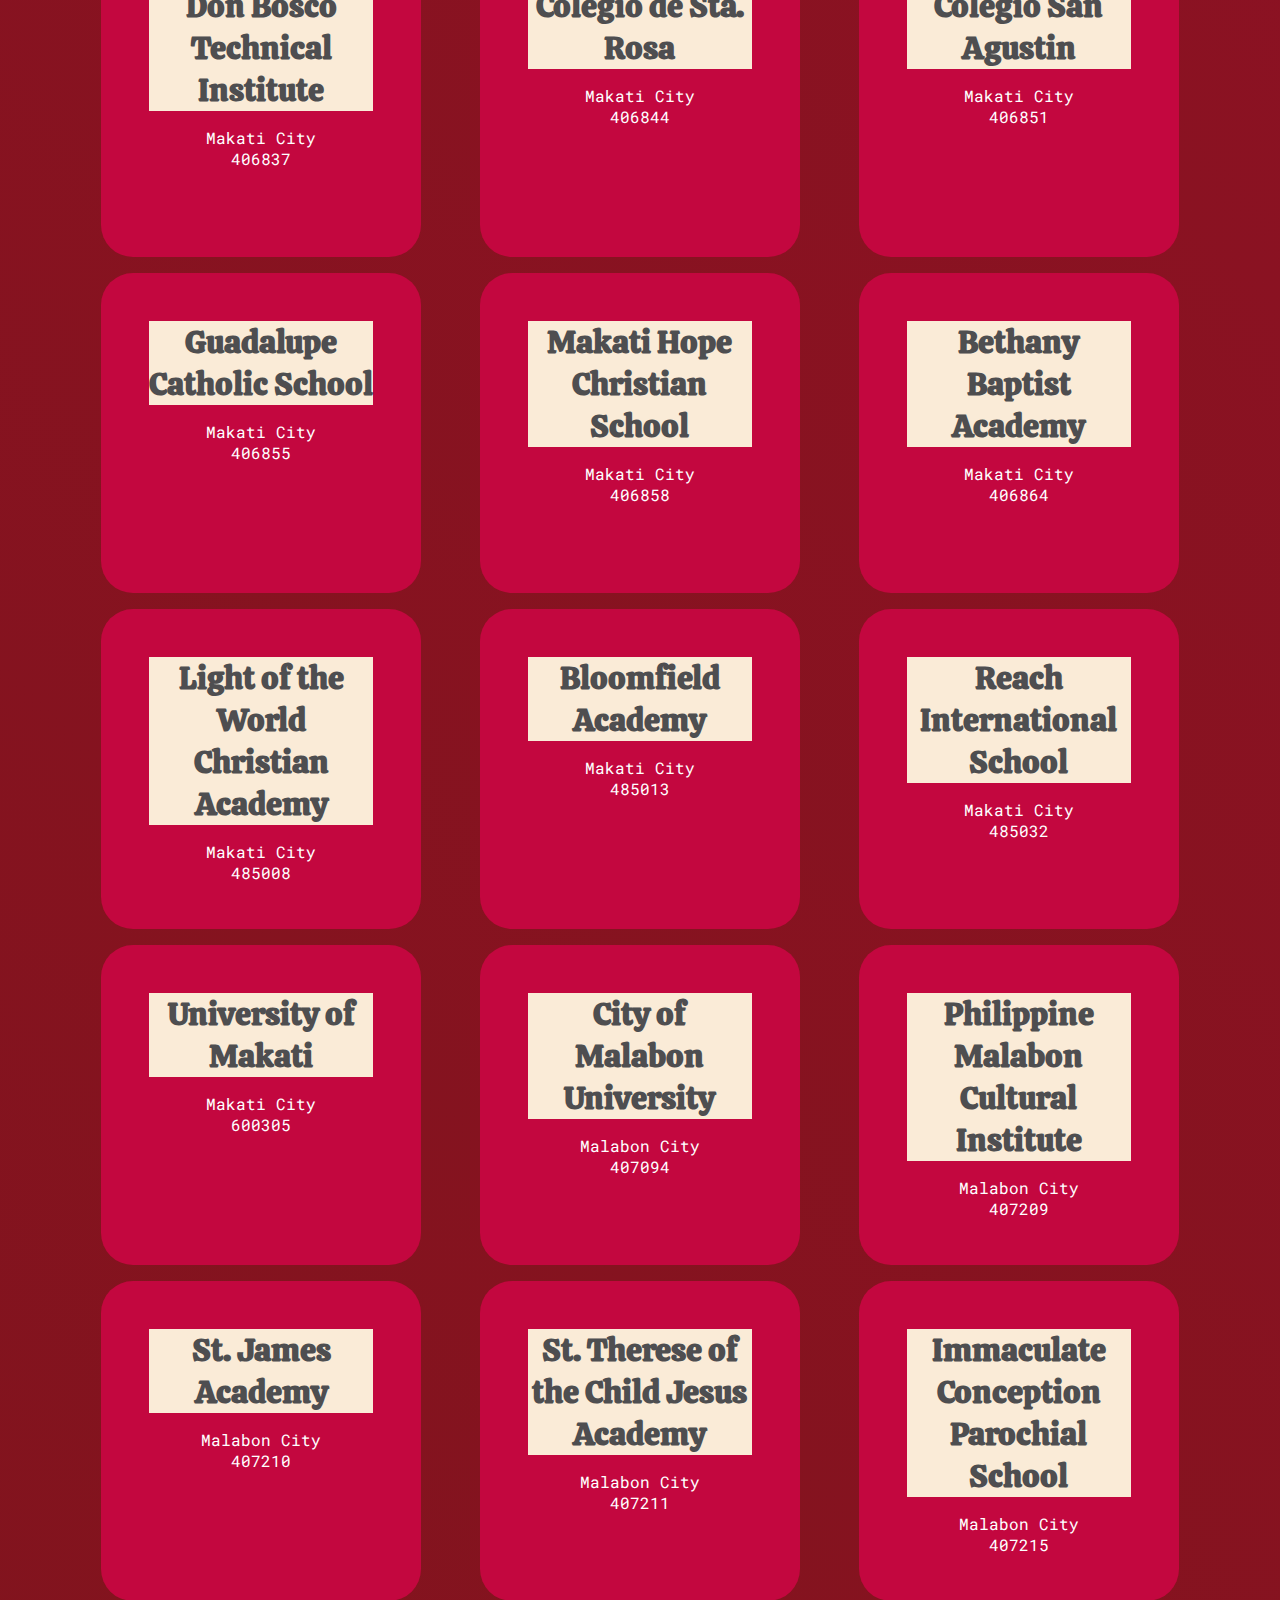
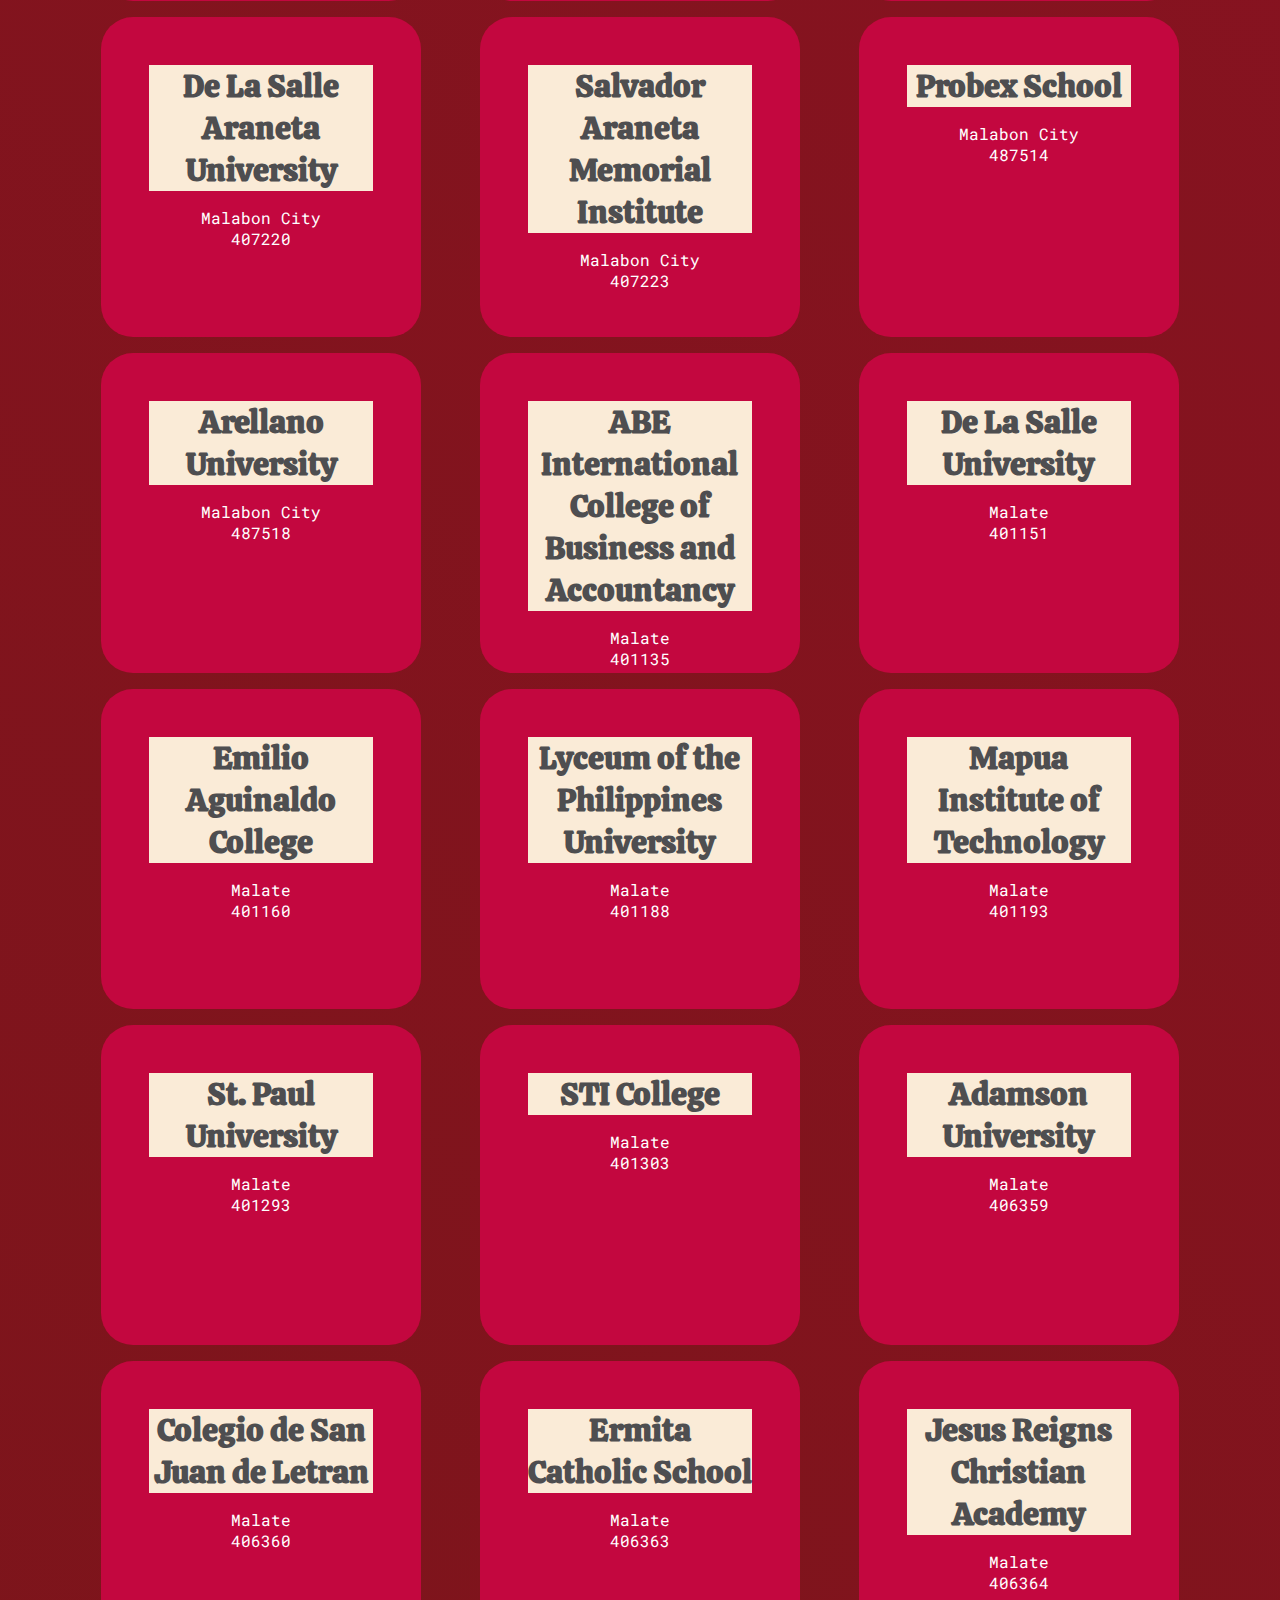
<file: PATHWALKER/tracks/abmassessment.html>
<!DOCTYPE html>
<html lang="en">
<head>
    <meta charset="UTF-8">
    <meta name="viewport" content="width=device-width, initial-scale=1.0">
    <link rel="icon" href="../assets\icon\snowicon.ico">
    <link rel="stylesheet" href="../stylesheet.css">
    <link rel="stylesheet" href="https://fonts.googleapis.com/css2?family=Material+Symbols+Outlined:opsz,wght,FILL,GRAD@20..48,100..700,0..1,-50..200" />

    <title>Path Walker - ACCOUNTANCY AND BUSINESS MANAGEMENT</title>
</head>
<body>
    <div class="content">

        <p class="final">The strand most suited for you under ACADEMIC TRACK is</p>
        <h1 class="tracktitle">ACCOUNTANCY AND BUSINESS MANAGEMENT STRAND</h1>

    </div>

    <div class="data" id="data">
        
    </div>

    <script src="../code.js"></script>
    <script src="../database/retrieveABM.js"></script>
</body>
</html>
</file>
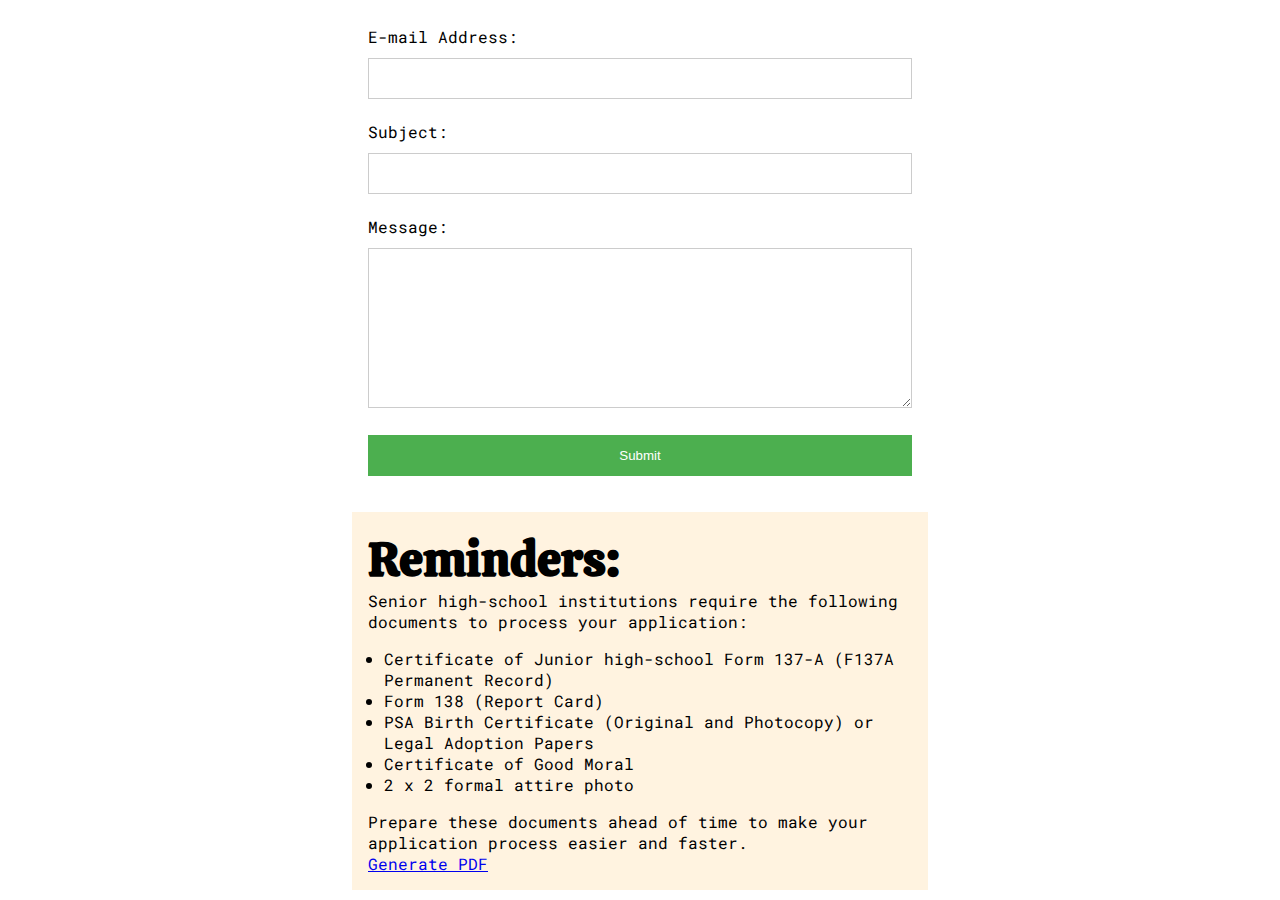
<file: PATHWALKER/tracks/apply.html>
<!DOCTYPE html>
<html lang="en">
<head>
    <meta charset="UTF-8">
    <meta name="viewport" content="width=device-width, initial-scale=1.0">
    <link rel="icon" href="../assets\icon\snowicon.ico">
    <link rel="stylesheet" href="../stylesheet.css">
    <link rel="stylesheet" href="apply.css">
    <link rel="stylesheet" href="https://fonts.googleapis.com/css2?family=Material+Symbols+Outlined:opsz,wght,FILL,GRAD@20..48,100..700,0..1,-50..200" />
    
    <title>Path Walker Results</title>

    <script>
        function sendEmail() {
          let form = document.getElementById("contactform");
          let formData = new FormData(form);
    
          let recipient = formData.get("address");
          let subject = formData.get("subject");
          let message = formData.get("message");
    
          let mailtoLink = "mailto:" + recipient + "?subject=" + encodeURIComponent(subject) + "&body=" + encodeURIComponent(message);
          
          window.open(mailtoLink);
        }

        document.addEventListener('DOMContentLoaded', function() {
            let addressInput = document.getElementById('address');
            let subjectInput = document.getElementById('subject');
            let schoolId = localStorage.getItem('schoolid');
            let address = schoolId + "@edu.ph";
            let applysubject = "Application for " + localStorage.getItem('strand');

            if (schoolId) {
                addressInput.value = address;
                subjectInput.value = applysubject;
            }

            let marquee = document.getElementById('marquee');
            marquee.textContent = localStorage.getItem('strand');
        });
      </script>
</head>
<body>
    <h1 id="marquee"></h1>
    
    <div class="apply">
        <div class="formcontainer">
            <form id="contactform">
                <div class="form-group">
                  <label for="address">E-mail Address:</label>
                  <input type="text" id="address" name="address" required>
                </div>
          
                <div class="form-group">
                  <label for="subject">Subject:</label>
                  <input type="text" id="subject" name="subject" required>
                </div>
          
                <div class="form-group">
                  <label for="message">Message:</label>
                  <textarea id="message" name="message" required></textarea>
                </div>
          
                <input type="submit" value="Submit" onclick="sendEmail()">
        </div>

        <div class="reminder">
            <h1>Reminders:</h1>
            <p>Senior high-school institutions require the following documents to process your application:</p>
            <ul>
                <li>Certificate of Junior high-school Form 137-A (F137A Permanent Record)</li>
                <li>Form 138 (Report Card)</li>
                <li>PSA Birth Certificate (Original and Photocopy) or Legal Adoption Papers</li>
                <li>Certificate of Good Moral</li>
                <li>2 x 2 formal attire photo</li>
            </ul>
            <p>Prepare these documents ahead of time to make your application process easier and faster.</p>
            <a href="print.html" id="generatePDFLink">Generate PDF</a>
        </div>

    </div>
    <script src="../code.js"></script>
</body>
</html>
</file>
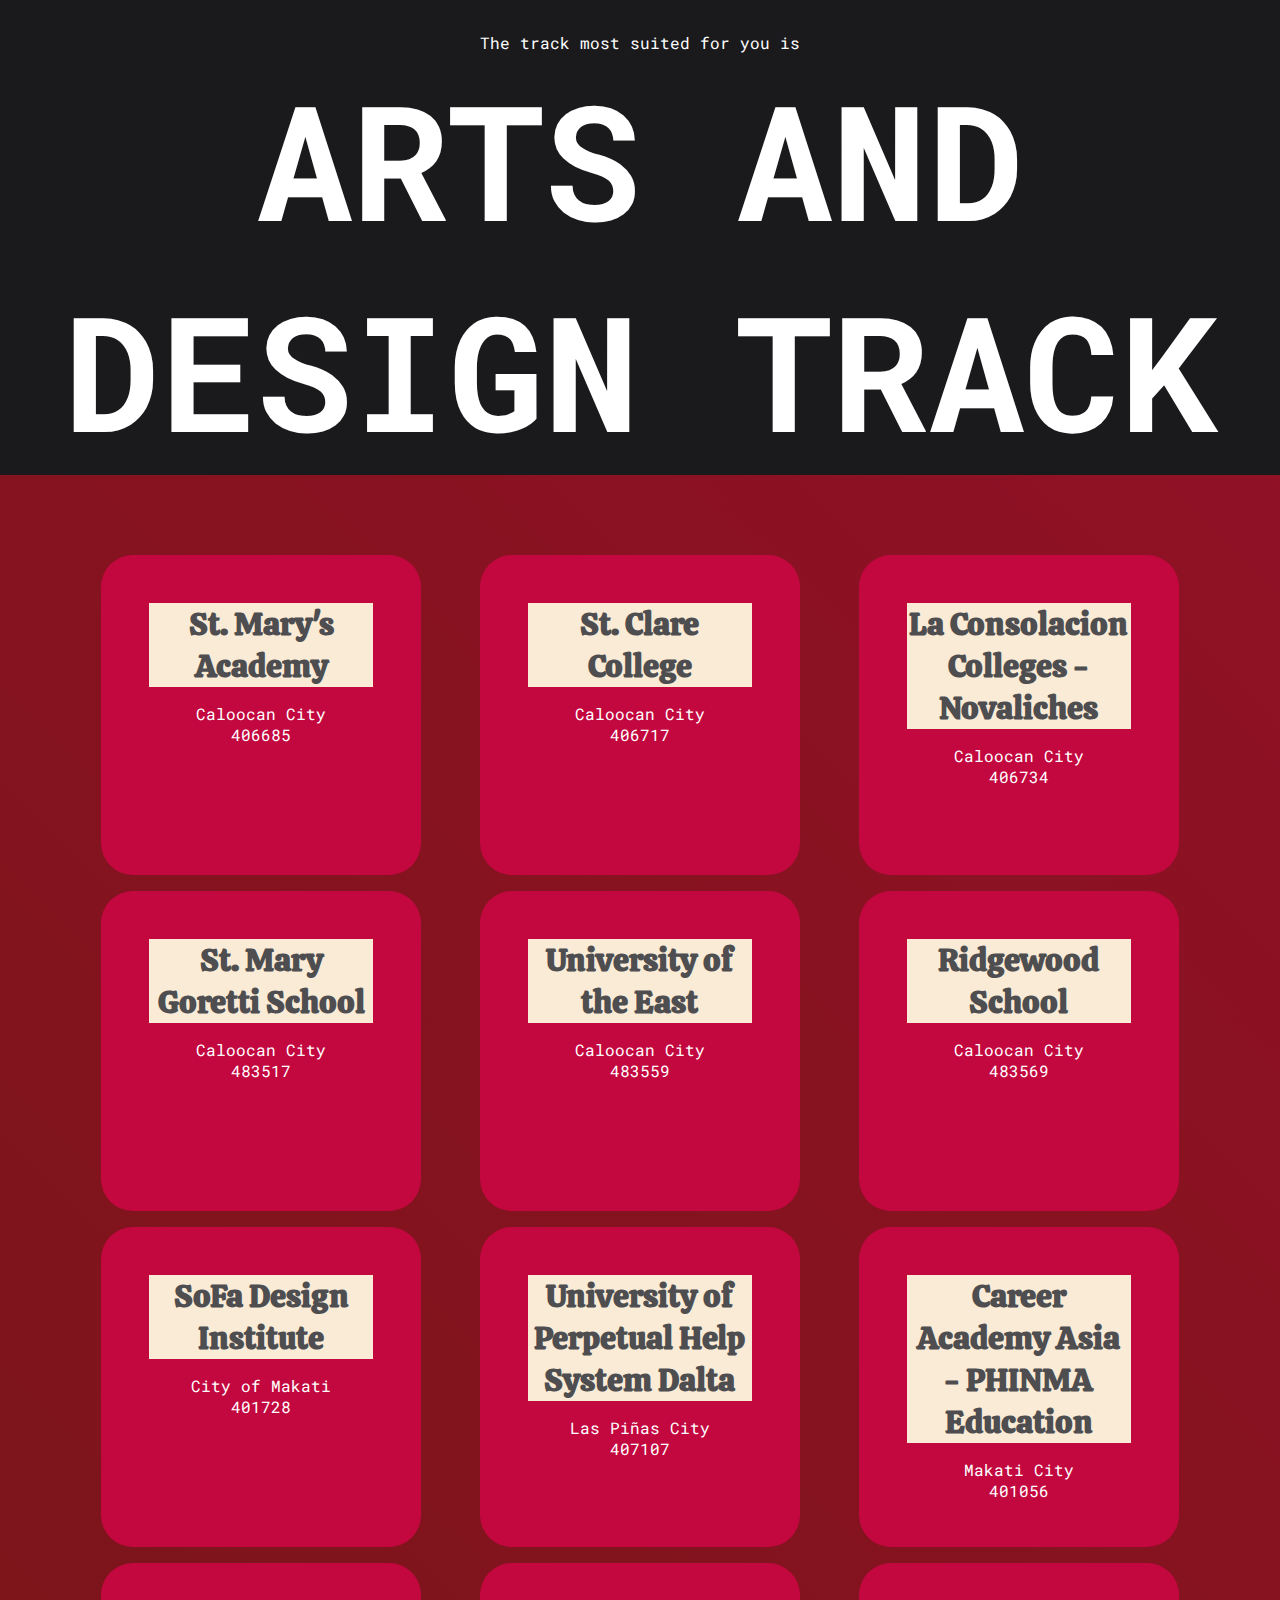
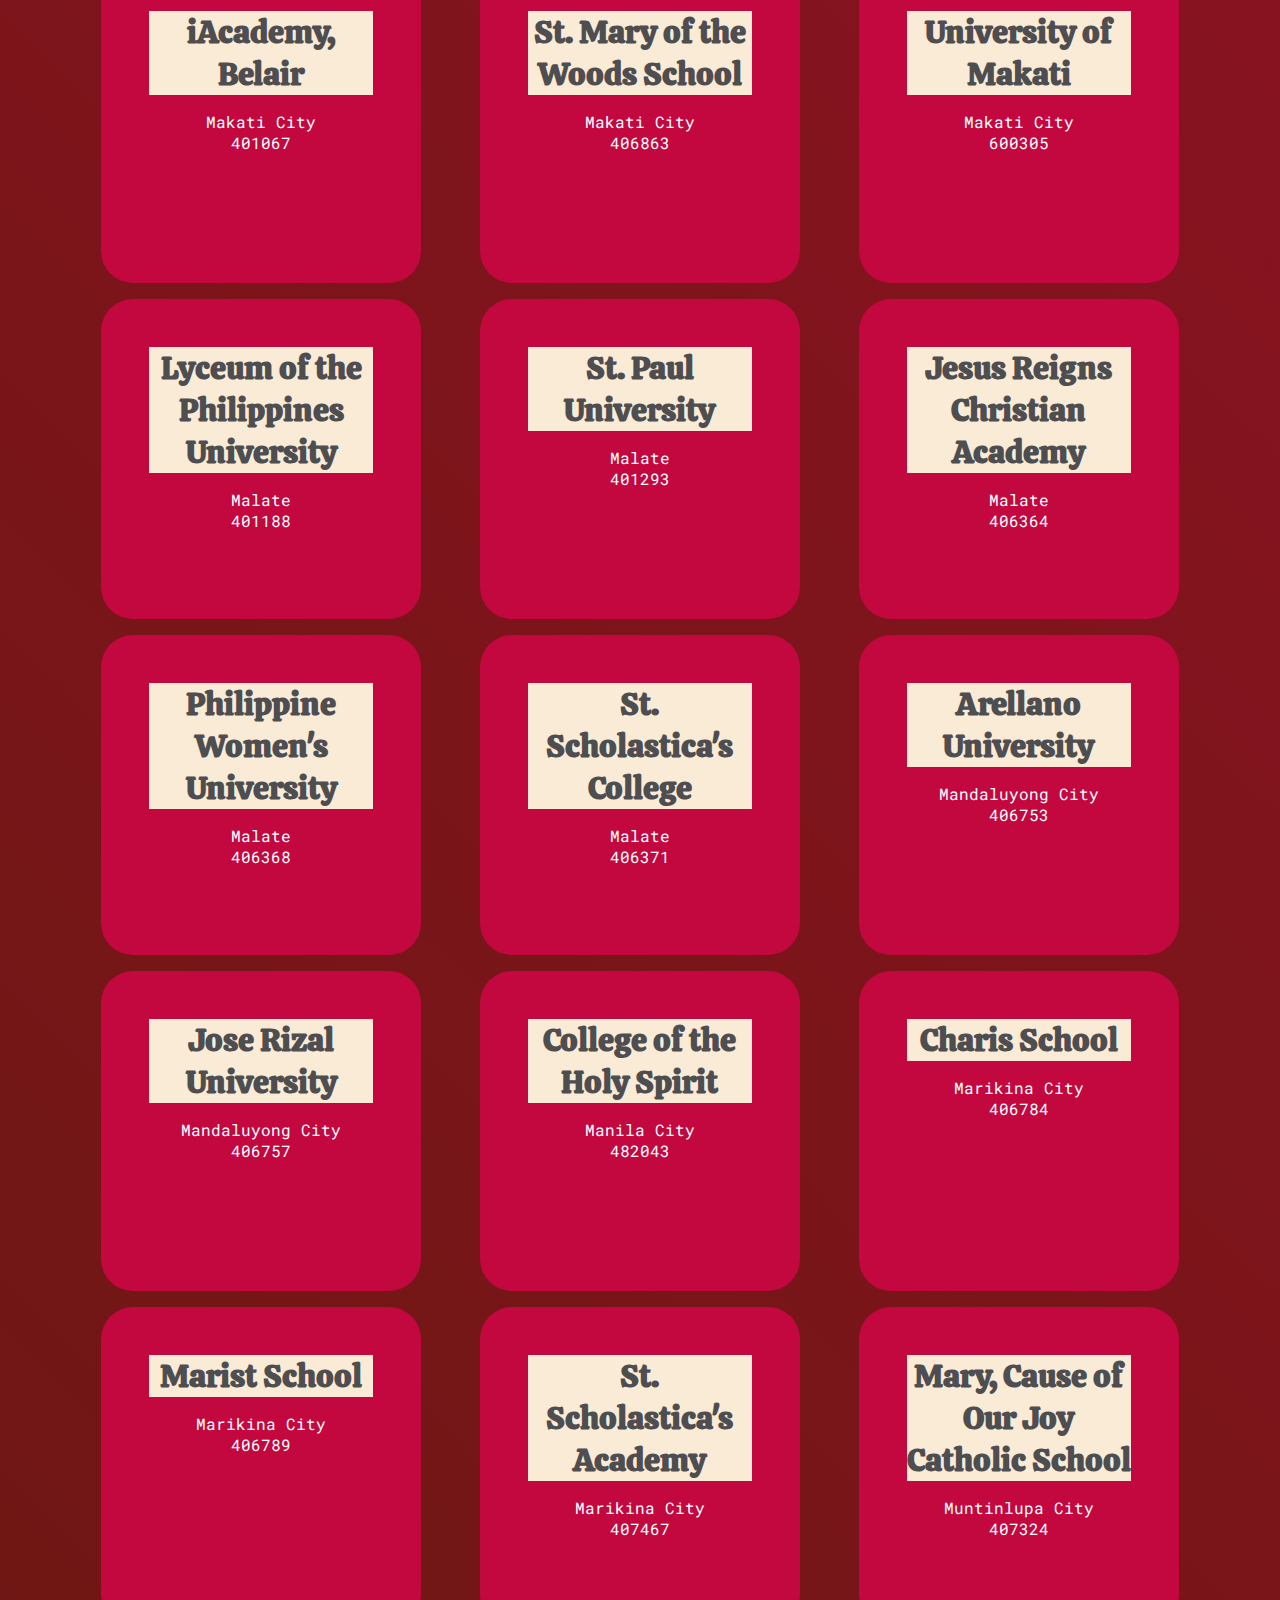
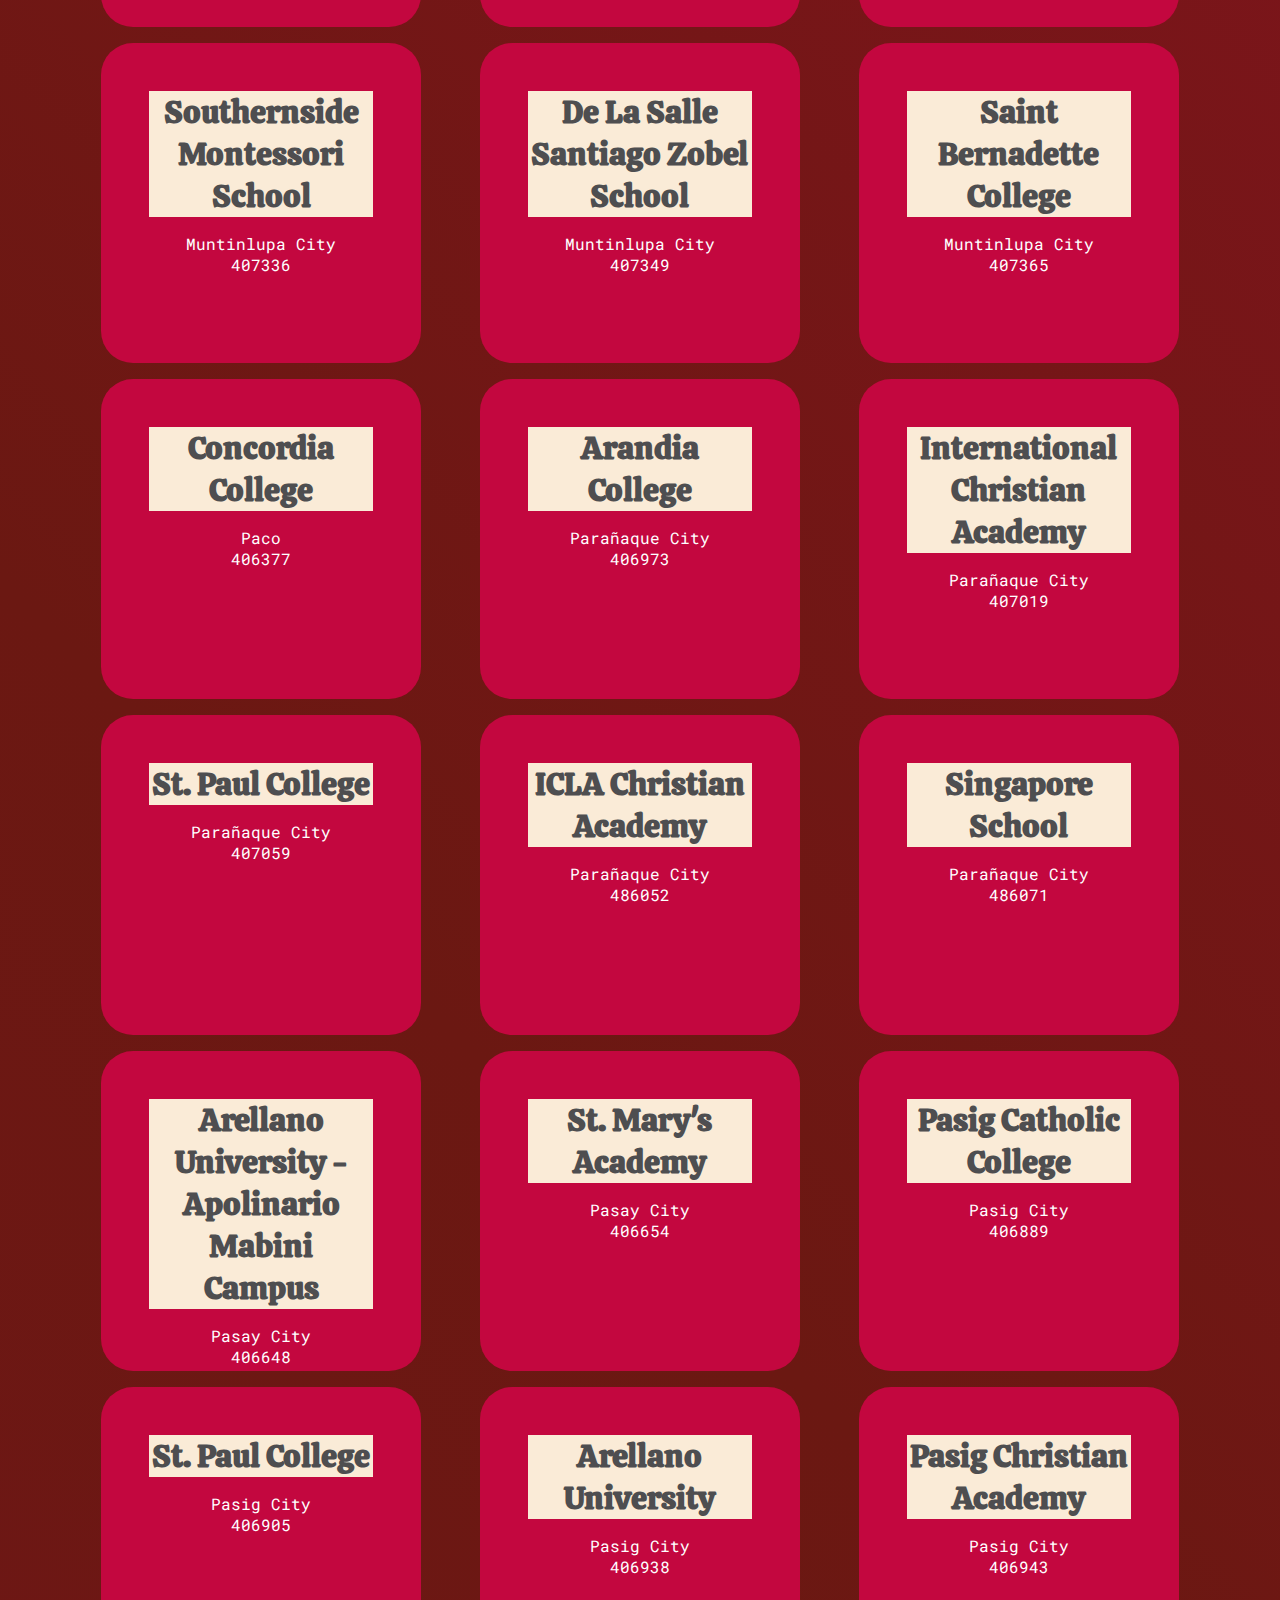
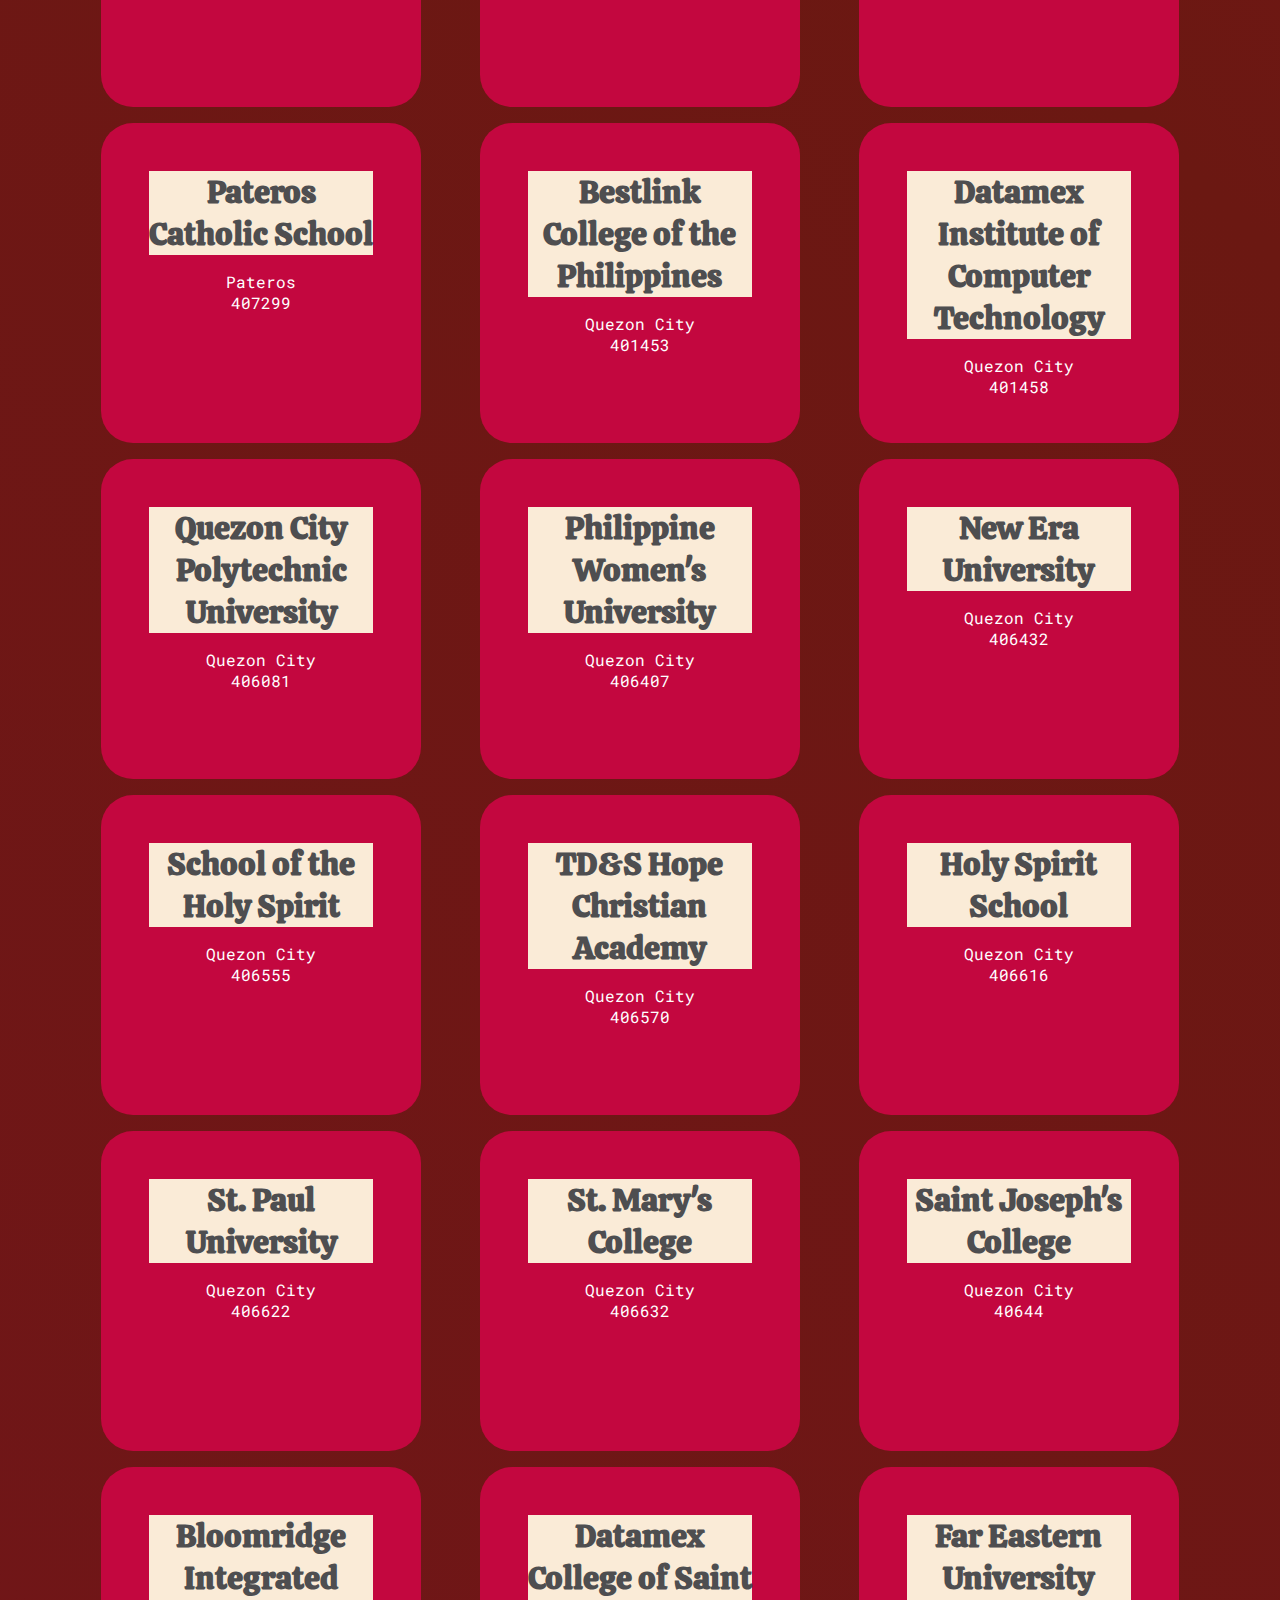
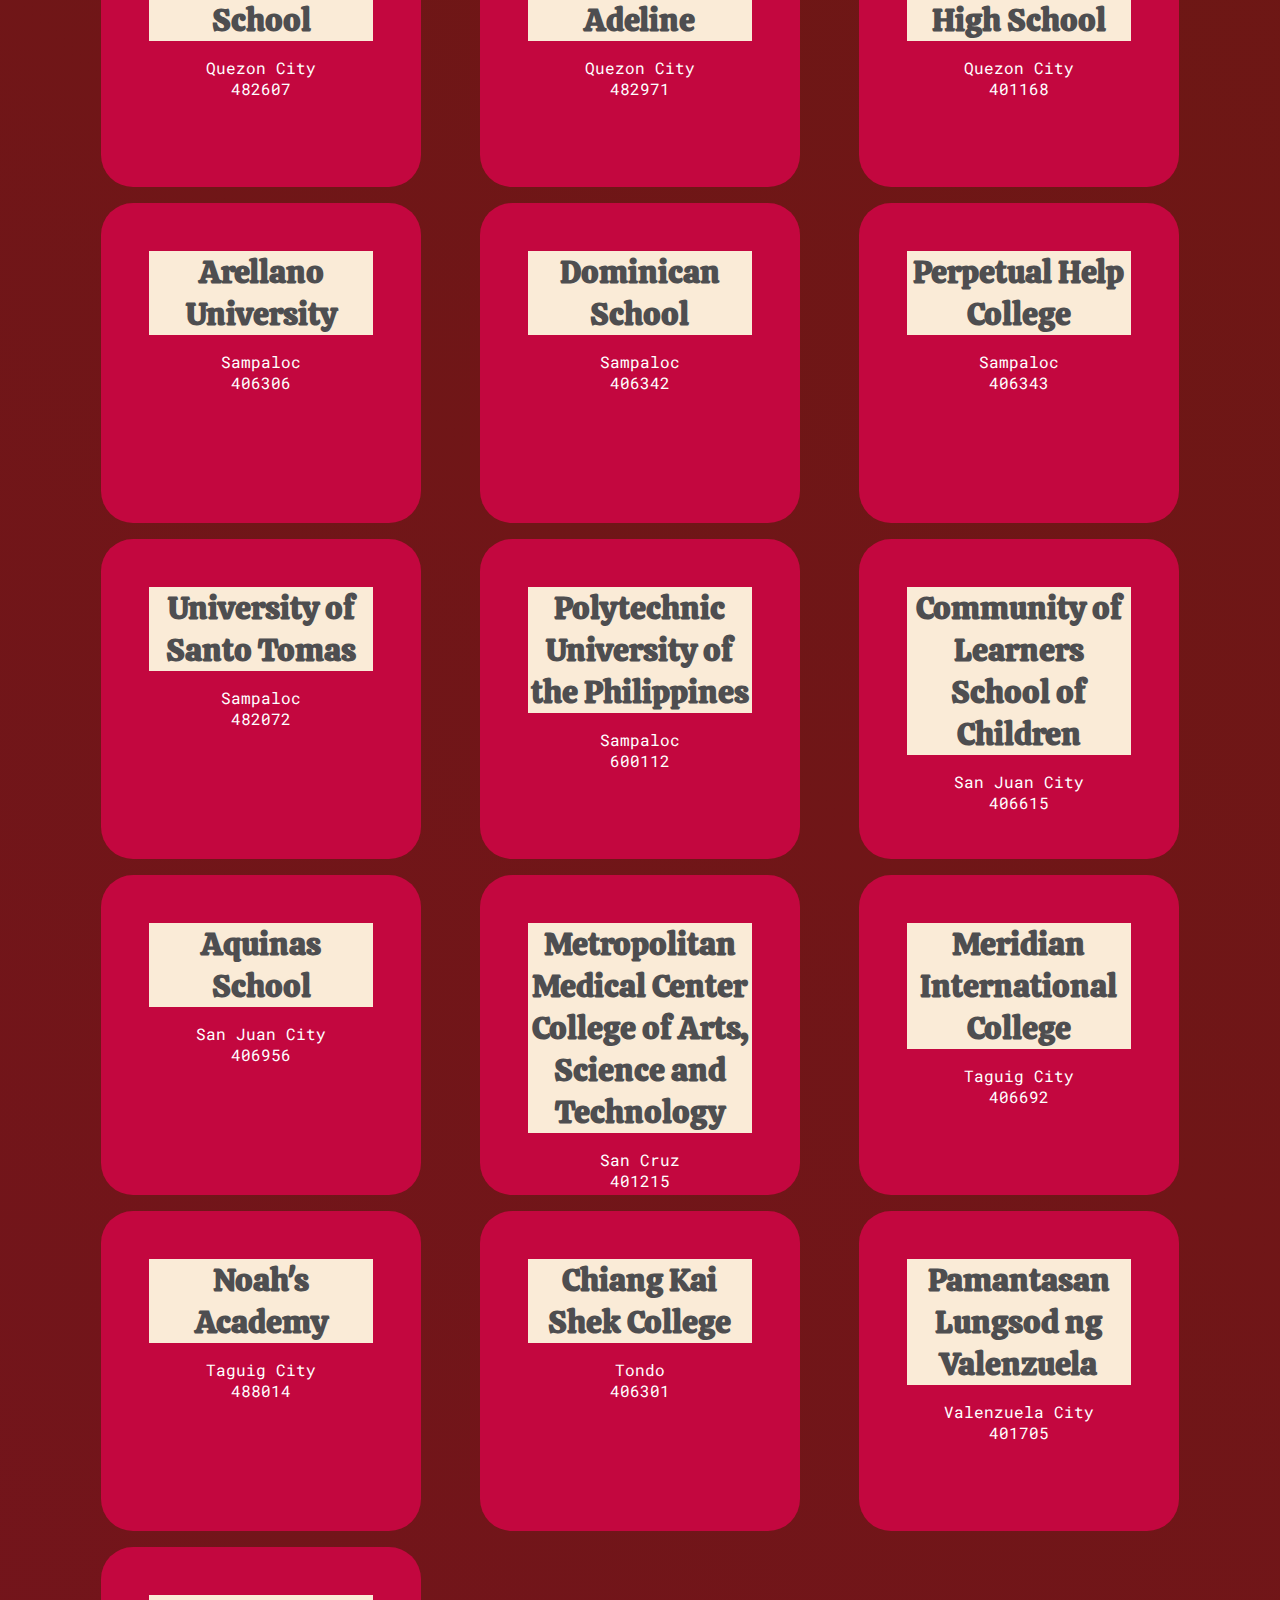
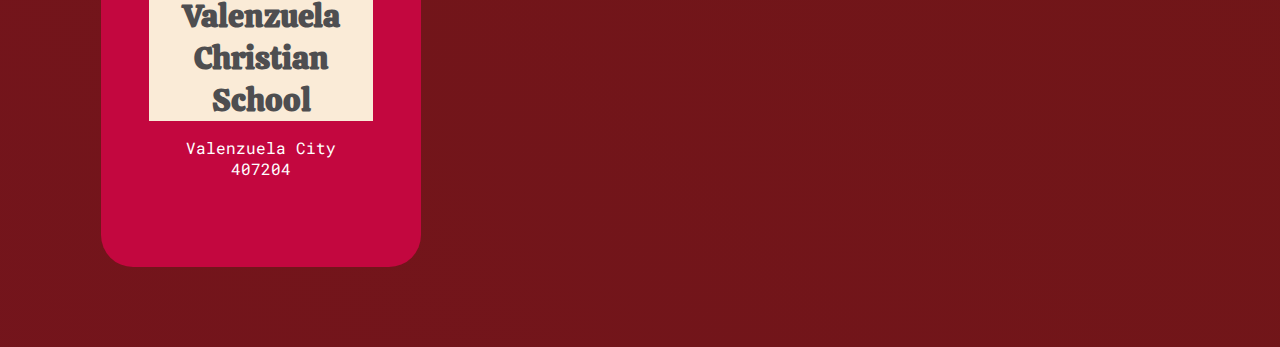
<file: PATHWALKER/tracks/artassessment.html>
<!DOCTYPE html>
<html lang="en">
<head>
    <meta charset="UTF-8">
    <meta name="viewport" content="width=device-width, initial-scale=1.0">
    <link rel="icon" href="../assets\icon\snowicon.ico">
    <link rel="stylesheet" href="../stylesheet.css">
    <link rel="stylesheet" href="https://fonts.googleapis.com/css2?family=Material+Symbols+Outlined:opsz,wght,FILL,GRAD@20..48,100..700,0..1,-50..200" />

    <title>Path Walker - ARTS AND DESIGN</title>
</head>
<body>
    <div class="content">

        <p class="final">The track most suited for you is</p>
        <h1 class="tracktitle">ARTS AND DESIGN TRACK</h1>

    </div>

    <div class="data" id="data">
        
    </div>

    <script src="../code.js"></script>
    <script src="../database/retrieveARTS.js"></script>
</body>
</html>
</file>
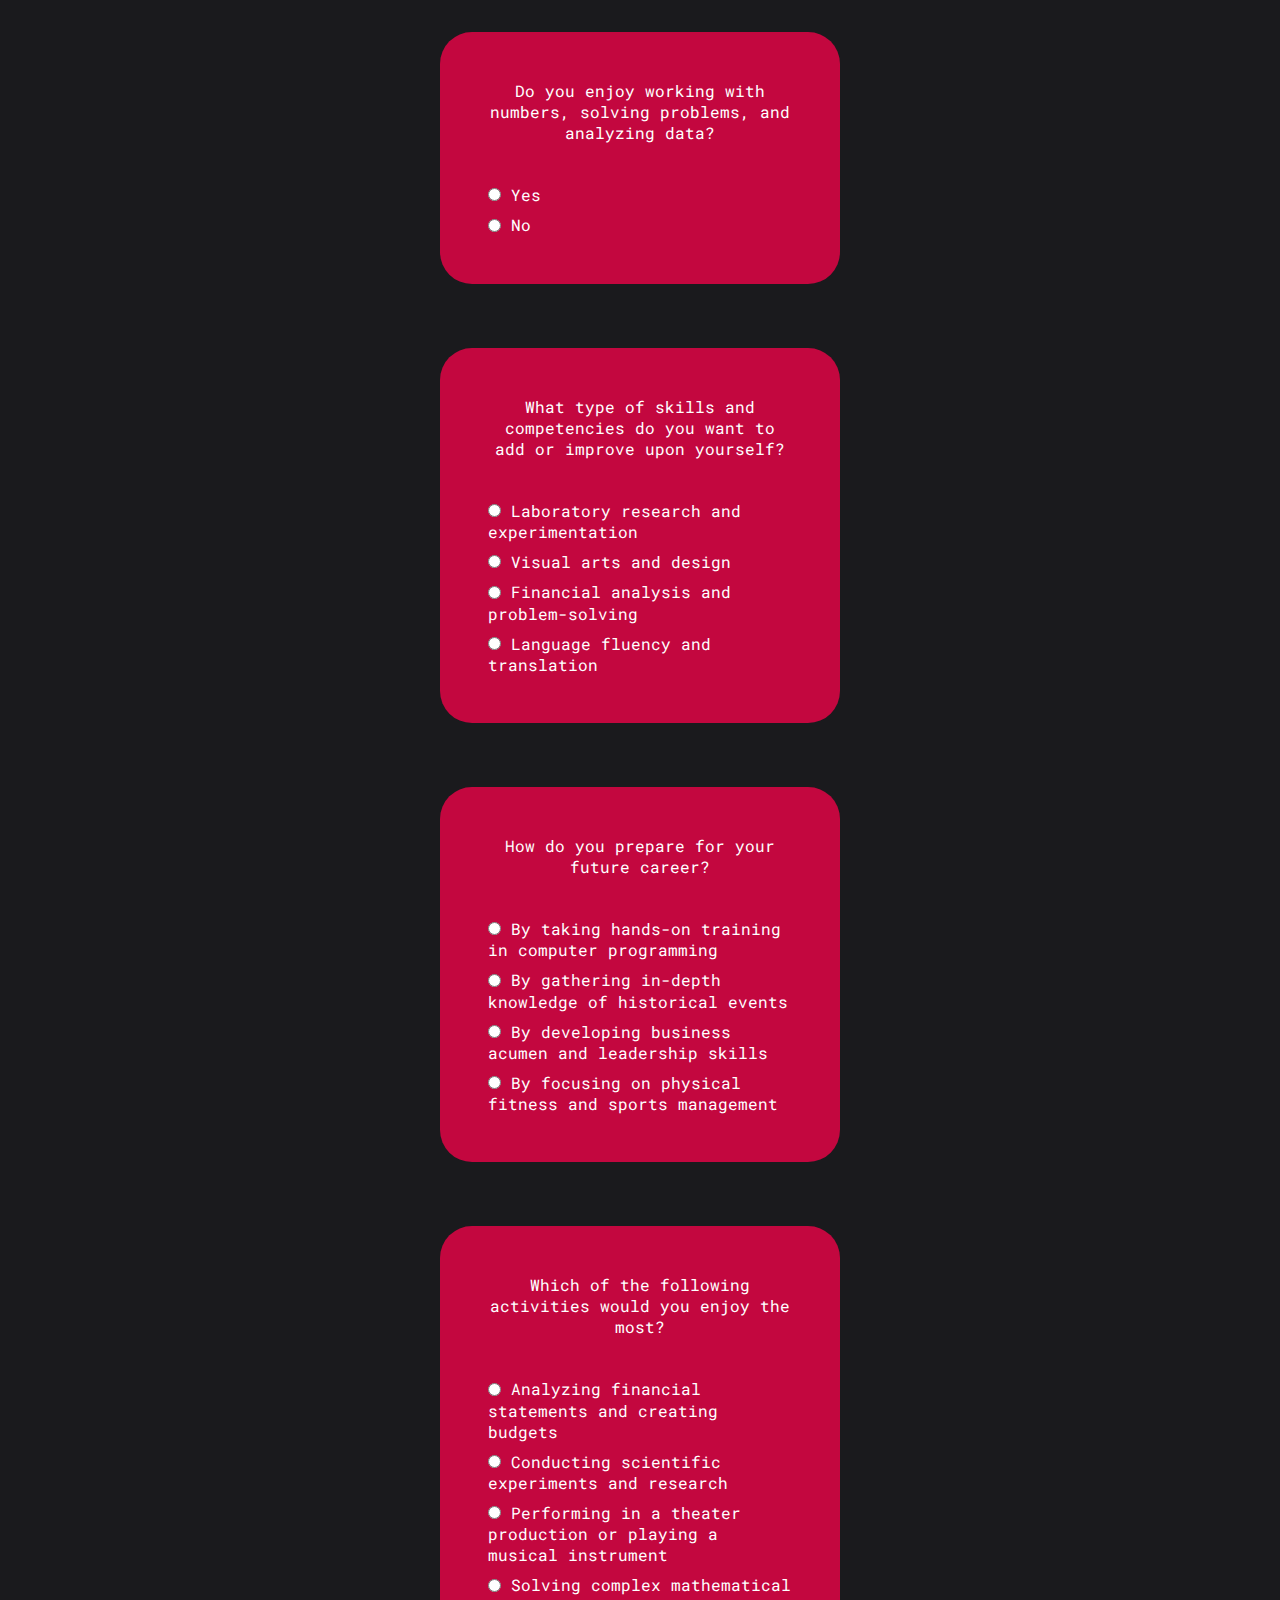
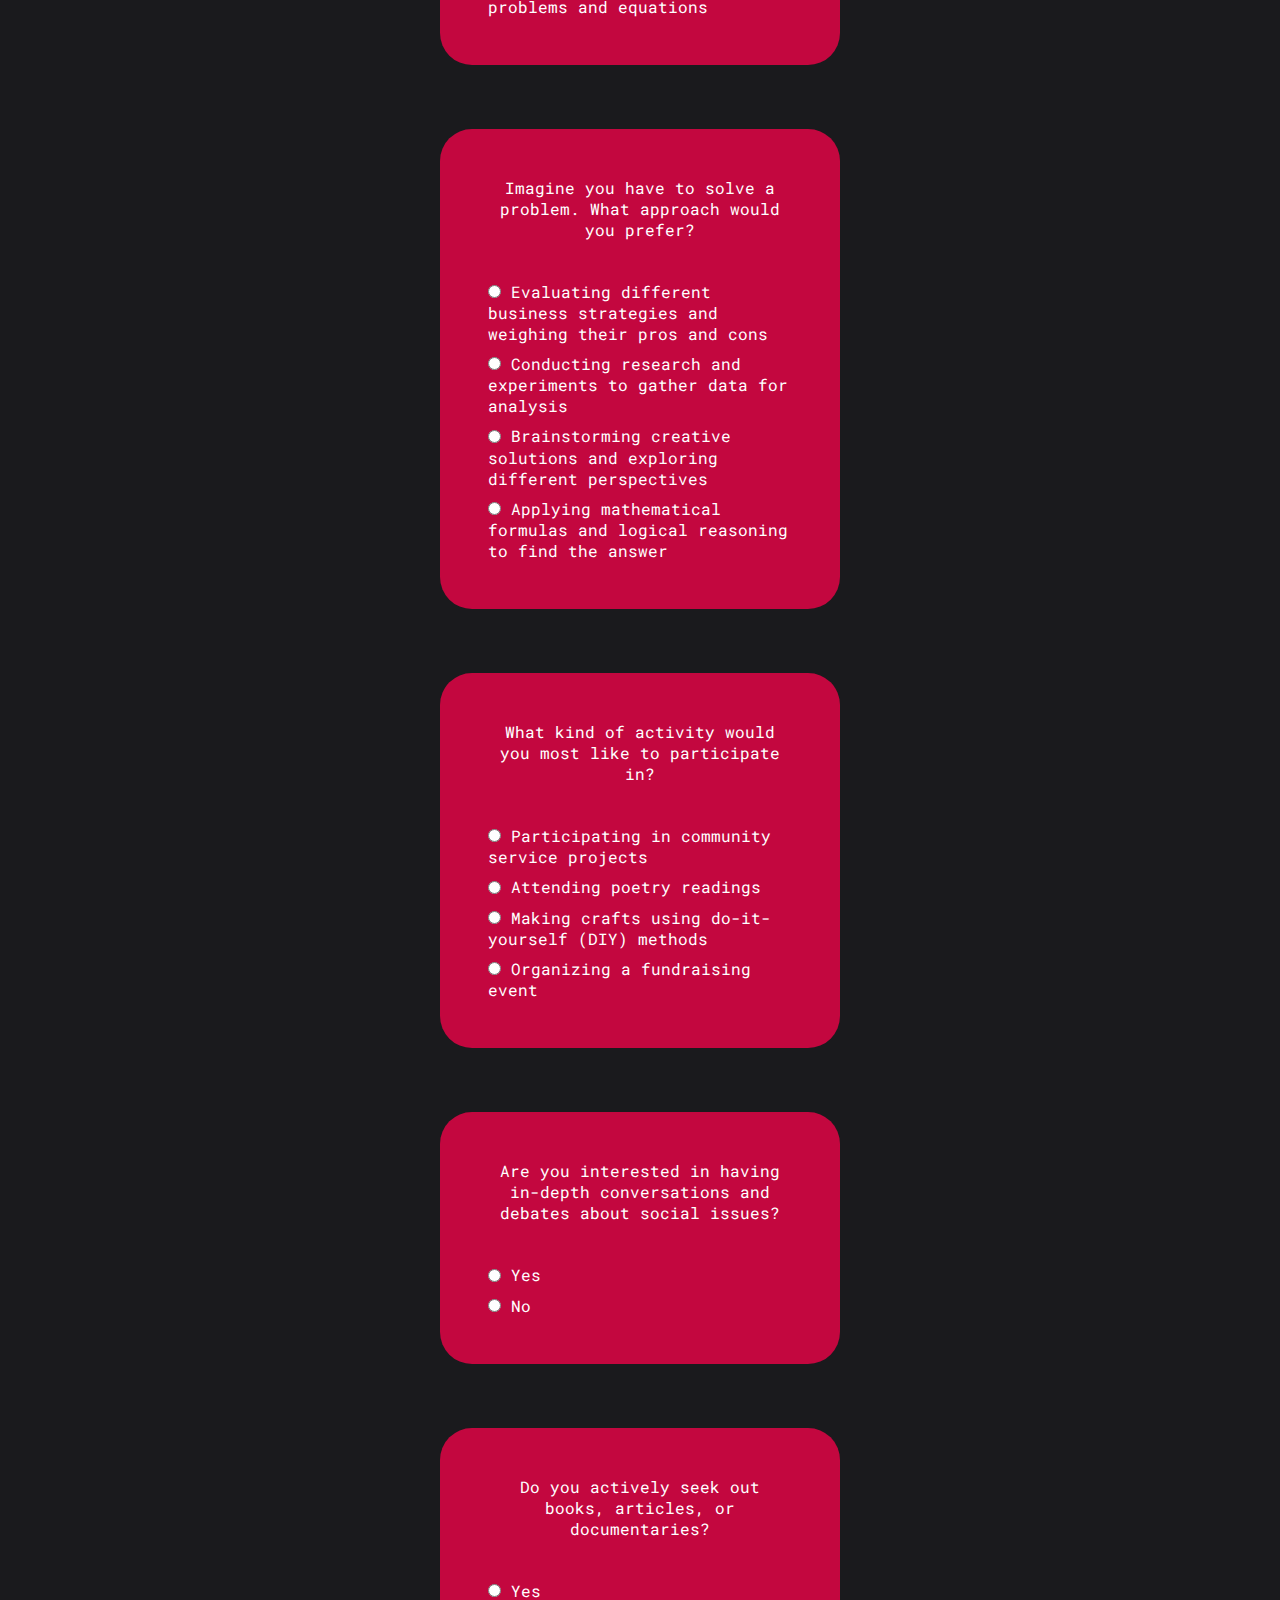
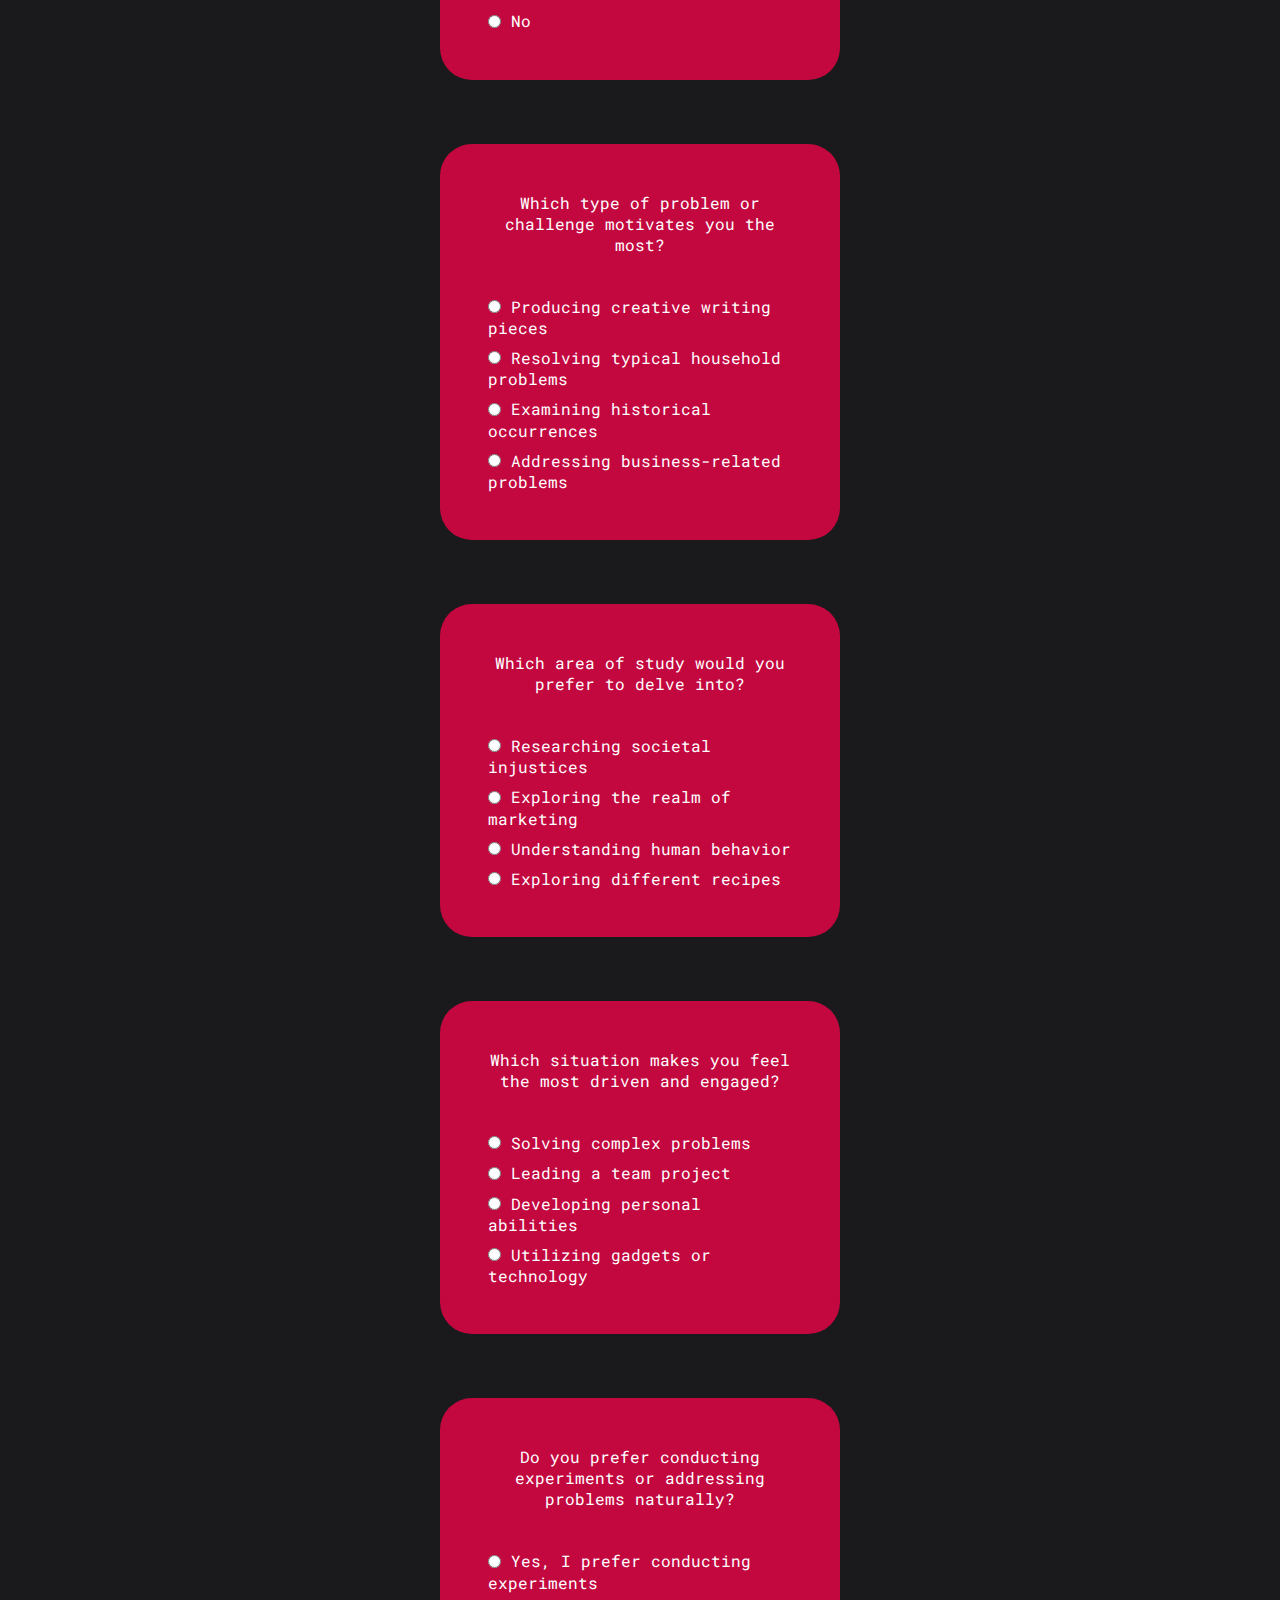
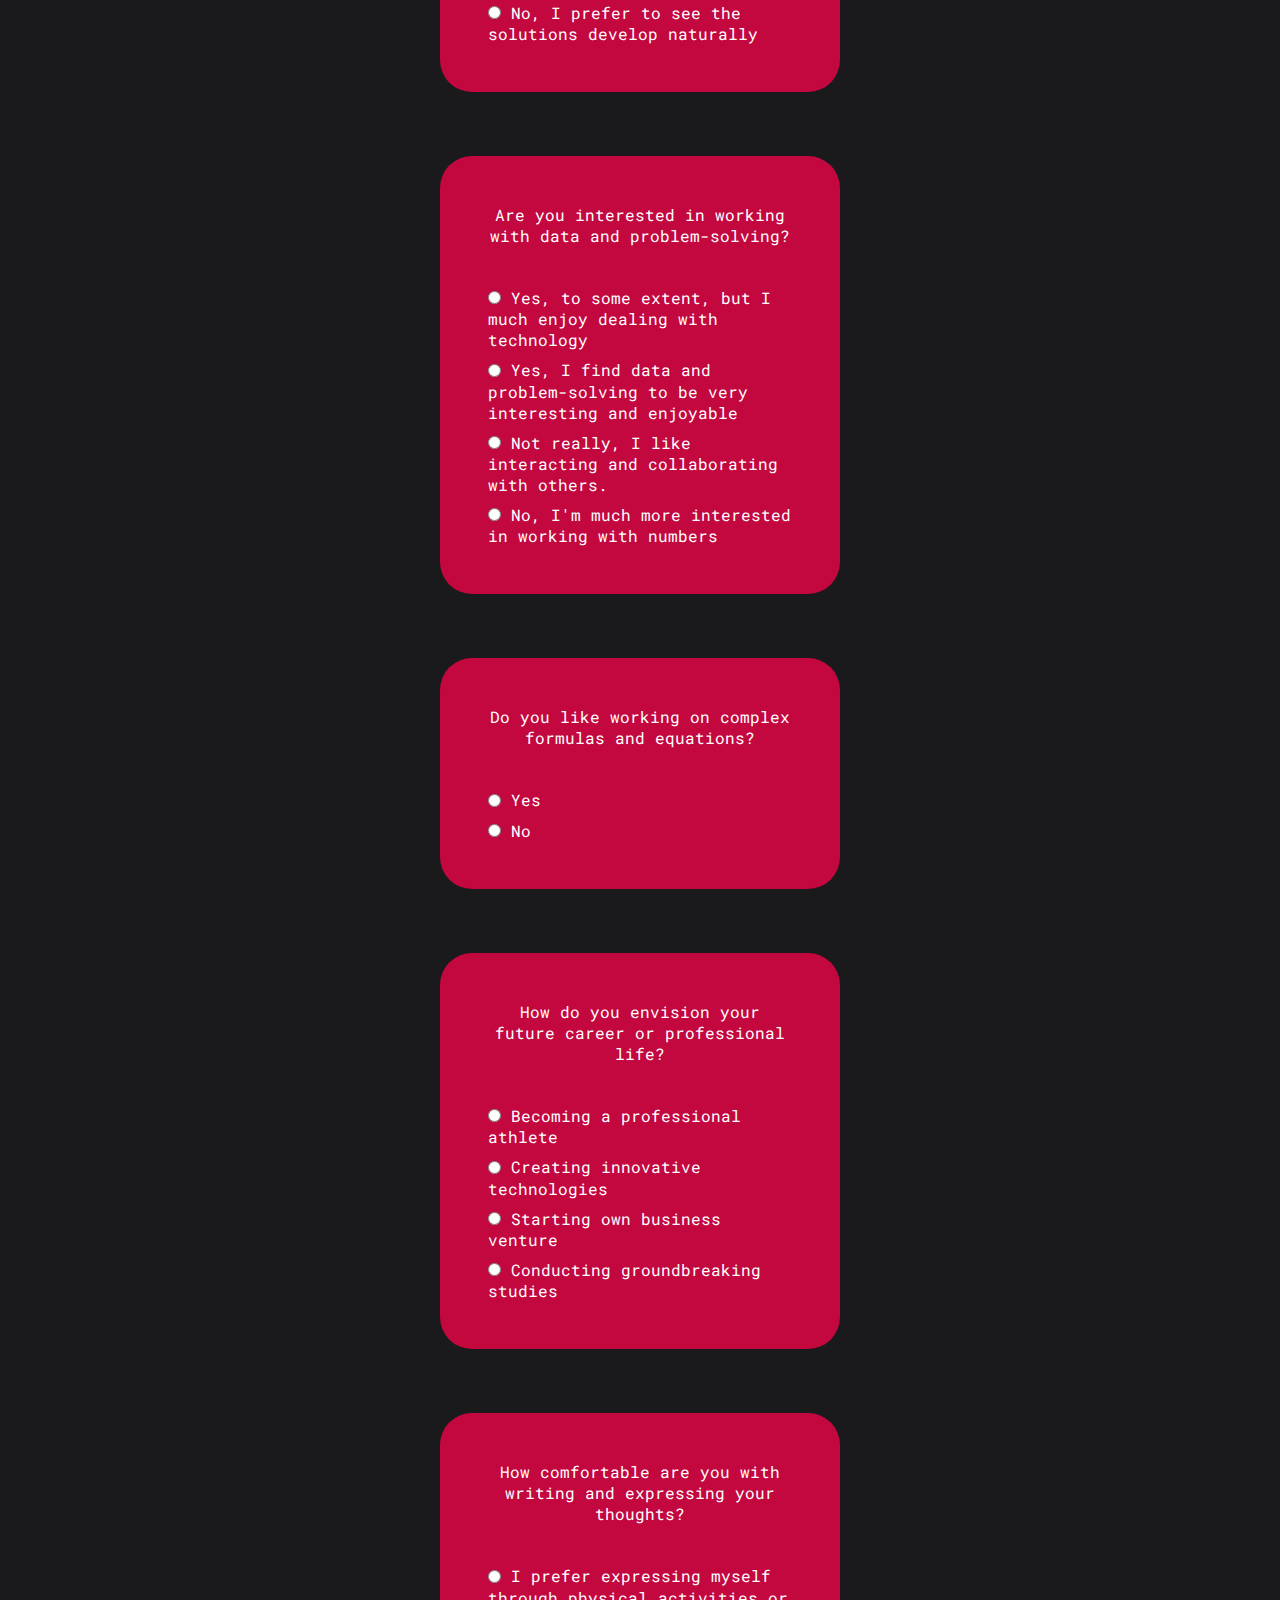
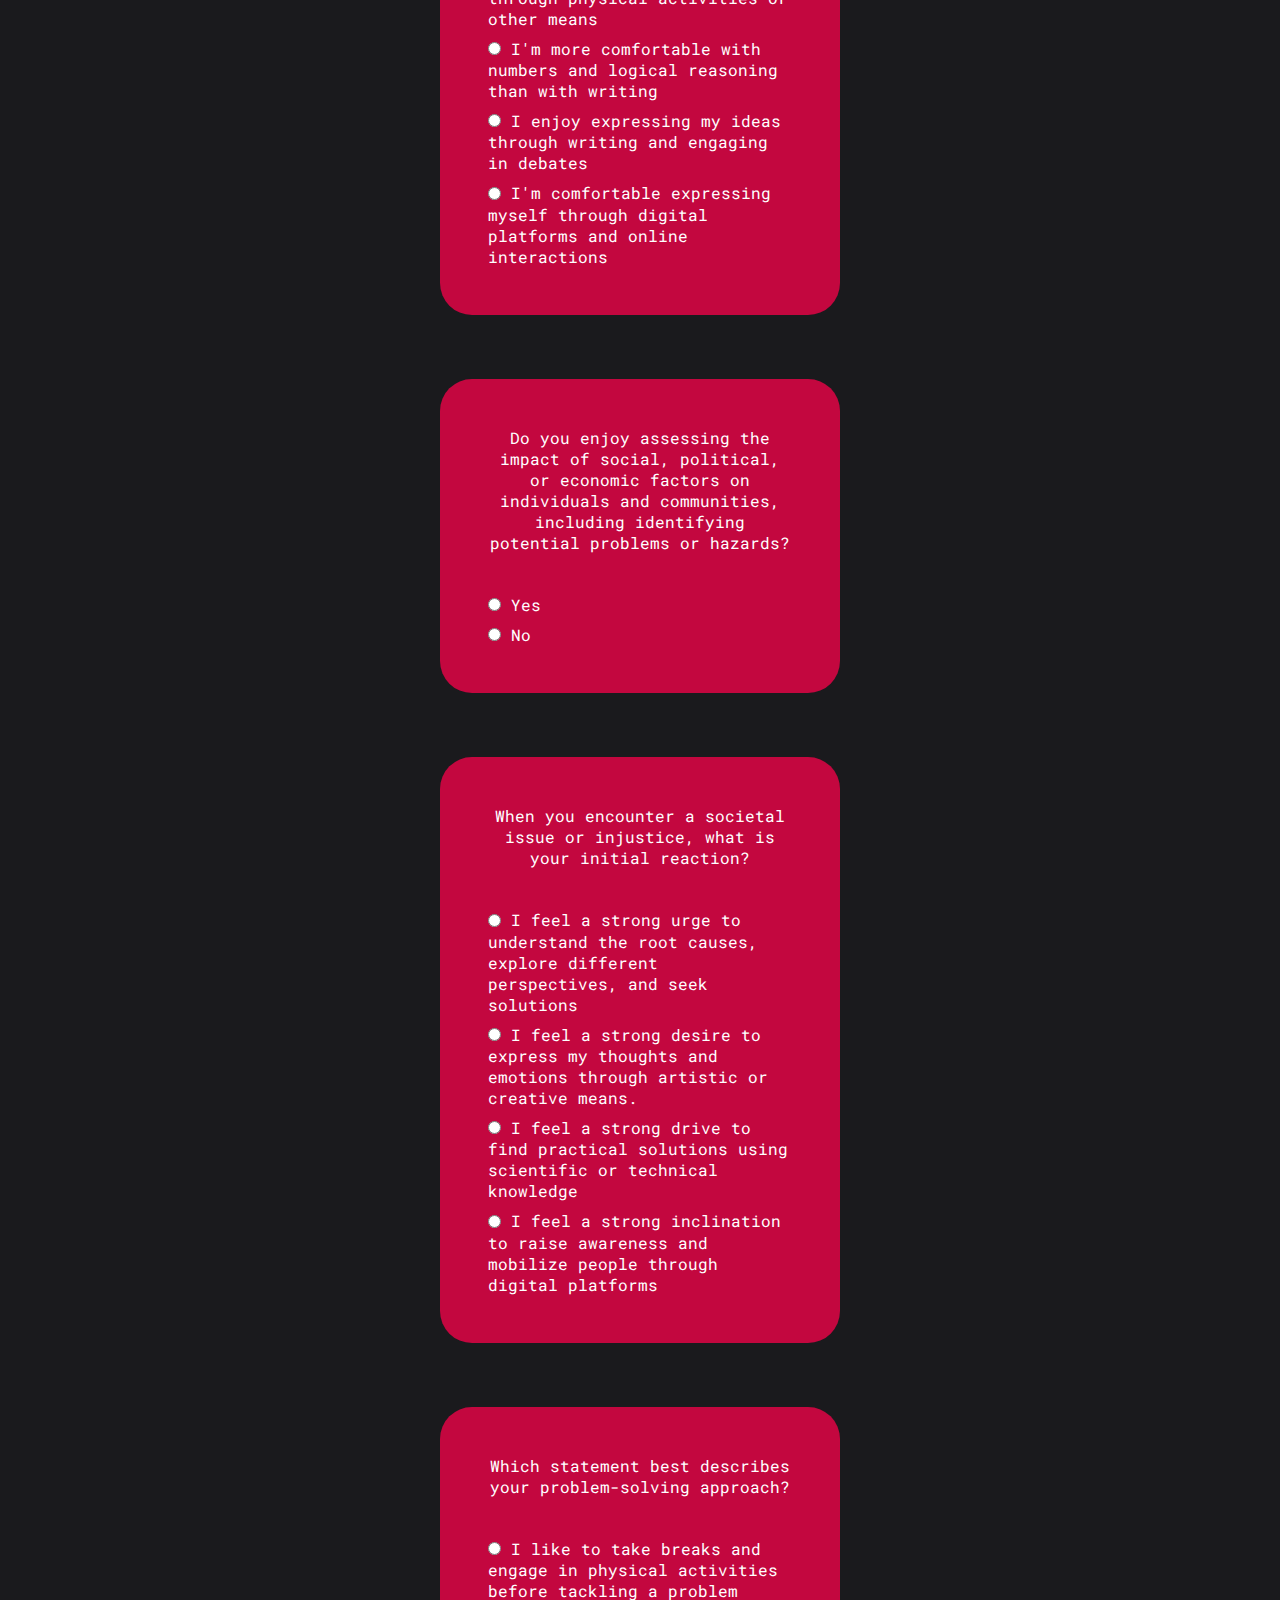
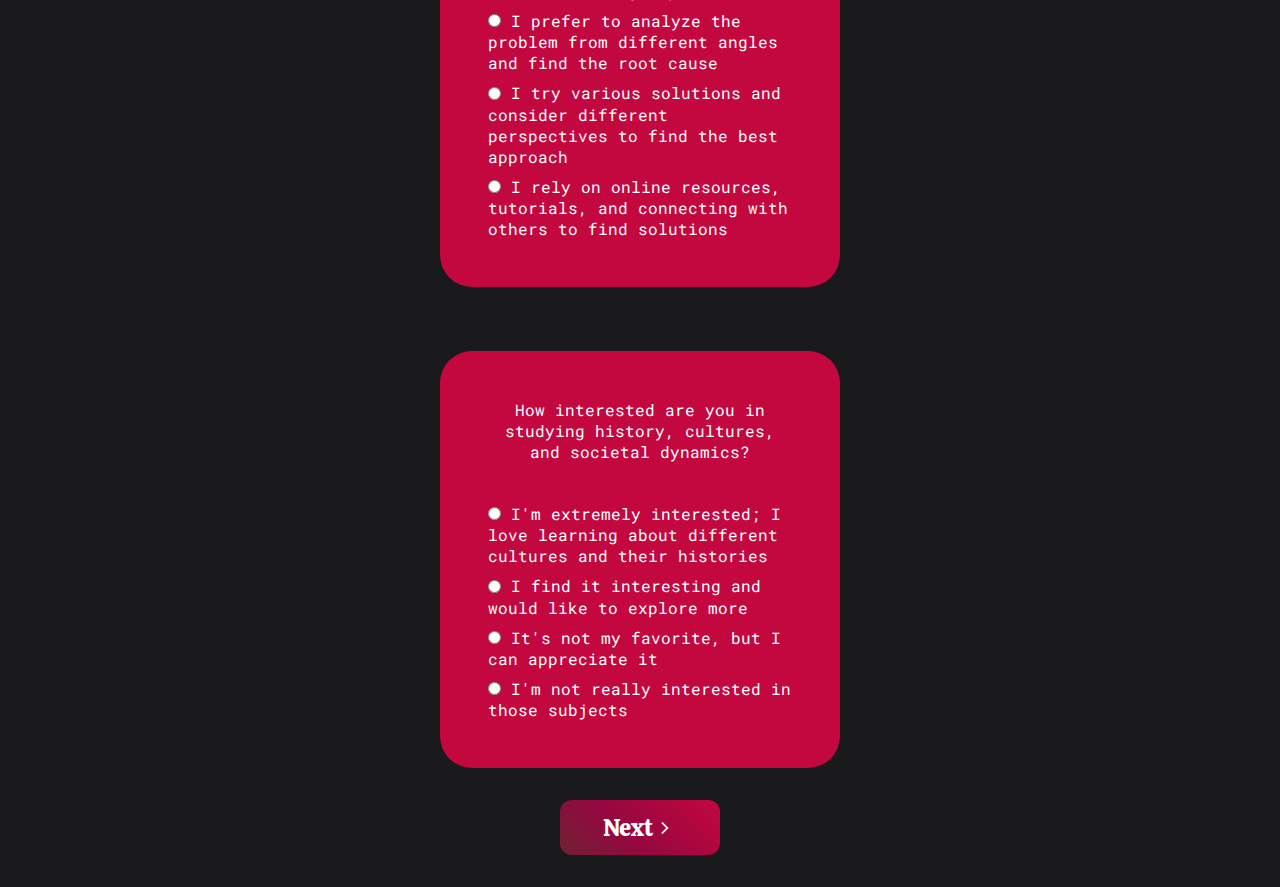
<file: PATHWALKER/tracks/gasassessment.html>
<!DOCTYPE html>
<html lang="en">
<head>
    <meta charset="UTF-8">
    <meta name="viewport" content="width=device-width, initial-scale=1.0">
    <link rel="icon" href="../assets\icon\snowicon.ico">
    <link rel="stylesheet" href="../stylesheet.css">
    <link rel="stylesheet" href="https://fonts.googleapis.com/css2?family=Material+Symbols+Outlined:opsz,wght,FILL,GRAD@20..48,100..700,0..1,-50..200" />

    <title>Path Walker - ACADEMIC STRAND</title>
</head>
<body>

    <div class="content" id="content">


        <div class="questioncard">
            <p>Do you enjoy working with numbers, solving problems, and analyzing data?</p>
            <div class="choices">
                <input type="radio" name="as1" id="as1c1">
                <label for="as1c1">Yes</label>
                <br>
                <input type="radio" name="as1" id="as1c2">
                <label for="as1c2">No</label>
                <br>
            </div>
        </div>

        <div class="questioncard">
            <p>What type of skills and competencies do you want to add or improve upon yourself?</p>
            <div class="choices">
                <input type="radio" name="as2" id="as2c1">
                <label for="as2c1">Laboratory research and experimentation</label>
                <br>
                <input type="radio" name="as2" id="as2c2">
                <label for="as2c2">Visual arts and design</label>
                <br>
                <input type="radio" name="as2" id="as2c3">
                <label for="as2c3">Financial analysis and problem-solving</label>
                <br>
                <input type="radio" name="as2" id="as2c4">
                <label for="as2c4">Language fluency and translation</label>
                <br>
            </div>
        </div>

        <div class="questioncard">
            <p>How do you prepare for your future career?</p>
            <div class="choices">
                <input type="radio" name="as3" id="as3c1">
                <label for="as3c1">By taking hands-on training in computer programming</label>
                <br>
                <input type="radio" name="as3" id="as3c2">
                <label for="as3c2">By gathering in-depth knowledge of historical events</label>
                <br>
                <input type="radio" name="as3" id="as3c3">
                <label for="as3c3">By developing business acumen and leadership skills</label>
                <br>
                <input type="radio" name="as3" id="as3c4">
                <label for="as3c4">By focusing on physical fitness and sports management</label>
                <br>
            </div>
        </div>

        <div class="questioncard">
            <p>Which of the following activities would you enjoy the most?</p>
            <div class="choices">
                <input type="radio" name="as4" id="as4c1">
                <label for="as4c1">Analyzing financial statements and creating budgets</label>
                <br>
                <input type="radio" name="as4" id="as4c2">
                <label for="as4c2">Conducting scientific experiments and research</label>
                <br>
                <input type="radio" name="as4" id="as4c3">
                <label for="as4c3">Performing in a theater production or playing a musical instrument</label>
                <br>
                <input type="radio" name="as4" id="as4c4">
                <label for="as4c4">Solving complex mathematical problems and equations</label>
                <br>
            </div>
        </div>

        <div class="questioncard">
            <p>Imagine you have to solve a problem. What approach would you prefer?</p>
            <div class="choices">
                <input type="radio" name="as5" id="as5c1">
                <label for="as5c1">Evaluating different business strategies and weighing their pros and cons</label>
                <br>
                <input type="radio" name="as5" id="as5c2">
                <label for="as5c2">Conducting research and experiments to gather data for analysis</label>
                <br>
                <input type="radio" name="as5" id="as5c3">
                <label for="as5c3">Brainstorming creative solutions and exploring different perspectives</label>
                <br>
                <input type="radio" name="as5" id="as5c4">
                <label for="as5c4">Applying mathematical formulas and logical reasoning to find the answer</label>
                <br>
            </div>
        </div>

        <div class="questioncard">
            <p>What kind of activity would you most like to participate in?</p>
            <div class="choices">
                <input type="radio" name="as6" id="as6c1">
                <label for="as6c1">Participating in community service projects</label>
                <br>
                <input type="radio" name="as6" id="as6c2">
                <label for="as6c2">Attending poetry readings</label>
                <br>
                <input type="radio" name="as6" id="as6c3">
                <label for="as6c3">Making crafts using do-it-yourself (DIY) methods</label>
                <br>
                <input type="radio" name="as6" id="as6c4">
                <label for="as6c4">Organizing a fundraising event</label>
                <br>
            </div>
        </div>

        <div class="questioncard">
            <p>Are you interested in having in-depth conversations and debates about social issues?</p>
            <div class="choices">
                <input type="radio" name="as7" id="as7c1">
                <label for="as7c1">Yes</label>
                <br>
                <input type="radio" name="as7" id="as7c2">
                <label for="as7c2">No</label>
                <br>
            </div>
        </div>

        <div class="questioncard">
            <p>Do you actively seek out books, articles, or documentaries?</p>
            <div class="choices">
                <input type="radio" name="as8" id="as8c1">
                <label for="as8c1">Yes</label>
                <br>
                <input type="radio" name="as8" id="as8c2">
                <label for="as8c2">No</label>
                <br>
            </div>
        </div>

        <div class="questioncard">
            <p>Which type of problem or challenge motivates you the most?</p>
            <div class="choices">
                <input type="radio" name="as9" id="as9c1">
                <label for="as9c1">Producing creative writing pieces</label>
                <br>
                <input type="radio" name="as9" id="as9c2">
                <label for="as9c2">Resolving typical household problems</label>
                <br>
                <input type="radio" name="as9" id="as9c3">
                <label for="as9c3">Examining historical occurrences</label>
                <br>
                <input type="radio" name="as9" id="as9c4">
                <label for="as9c4">Addressing business-related problems</label>
                <br>
            </div>
        </div>

        <div class="questioncard">
            <p>Which area of study would you prefer to delve into?</p>
            <div class="choices">
                <input type="radio" name="as10" id="as10c1">
                <label for="as10c1">Researching societal injustices</label>
                <br>
                <input type="radio" name="as10" id="as10c2">
                <label for="as10c2">Exploring the realm of marketing</label>
                <br>
                <input type="radio" name="as10" id="as10c3">
                <label for="as10c3">Understanding human behavior</label>
                <br>
                <input type="radio" name="as10" id="as10c4">
                <label for="as10c4">Exploring different recipes</label>
                <br>
            </div>
        </div>

        <div class="questioncard">
            <p>Which situation makes you feel the most driven and engaged?</p>
            <div class="choices">
                <input type="radio" name="as11" id="as11c1">
                <label for="as11c1">Solving complex problems</label>
                <br>
                <input type="radio" name="as11" id="as11c2">
                <label for="as11c2">Leading a team project</label>
                <br>
                <input type="radio" name="as11" id="as11c3">
                <label for="as11c3">Developing personal abilities</label>
                <br>
                <input type="radio" name="as11" id="as11c4">
                <label for="as11c4">Utilizing gadgets or technology</label>
                <br>
            </div>
        </div>

        <div class="questioncard">
            <p>Do you prefer conducting experiments or addressing problems naturally?</p>
            <div class="choices">
                <input type="radio" name="as12" id="as12c1">
                <label for="as12c1">Yes, I prefer conducting experiments</label>
                <br>
                <input type="radio" name="as12" id="as12c2">
                <label for="as12c2">No, I prefer to see the solutions develop naturally</label>
                <br>
            </div>
        </div>

        <div class="questioncard">
            <p>Are you interested in working with data and problem-solving?</p>
            <div class="choices">
                <input type="radio" name="as13" id="as13c1">
                <label for="as13c1">Yes, to some extent, but I much enjoy dealing with technology</label>
                <br>
                <input type="radio" name="as13" id="as13c2">
                <label for="as13c2">Yes, I find data and problem-solving to be very interesting and enjoyable</label>
                <br>
                <input type="radio" name="as13" id="as13c3">
                <label for="as13c3">Not really, I like interacting and collaborating with others.</label>
                <br>
                <input type="radio" name="as13" id="as13c4">
                <label for="as13c4">No, I'm much more interested in working with numbers</label>
                <br>
            </div>
        </div>

        <div class="questioncard">
            <p>Do you like working on complex formulas and equations?</p>
            <div class="choices">
                <input type="radio" name="as14" id="as14c1">
                <label for="as14c1">Yes</label>
                <br>
                <input type="radio" name="as14" id="as14c2">
                <label for="as14c2">No</label>
                <br>
            </div>
        </div>

        <div class="questioncard">
            <p>How do you envision your future career or professional life?</p>
            <div class="choices">
                <input type="radio" name="as15" id="as15c1">
                <label for="as15c1">Becoming a professional athlete</label>
                <br>
                <input type="radio" name="as15" id="as15c2">
                <label for="as15c2">Creating innovative technologies</label>
                <br>
                <input type="radio" name="as15" id="as15c3">
                <label for="as15c3">Starting own business venture</label>
                <br>
                <input type="radio" name="as15" id="as15c4">
                <label for="as15c4">Conducting groundbreaking studies</label>
                <br>
            </div>
        </div>

        <div class="questioncard">
            <p>How comfortable are you with writing and expressing your thoughts?</p>
            <div class="choices">
                <input type="radio" name="as16" id="as16c1">
                <label for="as16c1">I prefer expressing myself through physical activities or other means</label>
                <br>
                <input type="radio" name="as16" id="as16c2">
                <label for="as16c2">I'm more comfortable with numbers and logical reasoning than with writing</label>
                <br>
                <input type="radio" name="as16" id="as16c3">
                <label for="as16c3">I enjoy expressing my ideas through writing and engaging in debates</label>
                <br>
                <input type="radio" name="as16" id="as16c4">
                <label for="as16c4">I'm comfortable expressing myself through digital platforms and online interactions</label>
                <br>
            </div>
        </div>

        <div class="questioncard">
            <p>Do you enjoy assessing the impact of social, political, or economic factors on individuals and communities, including identifying potential problems or hazards?</p>
            <div class="choices">
                <input type="radio" name="as17" id="as17c1">
                <label for="as17c1">Yes</label>
                <br>
                <input type="radio" name="as17" id="as17c2">
                <label for="as17c2">No</label>
                <br>
            </div>
        </div>

        <div class="questioncard">
            <p>When you encounter a societal issue or injustice, what is your initial reaction?</p>
            <div class="choices">
                <input type="radio" name="as18" id="as18c1">
                <label for="as18c1">I feel a strong urge to understand the root causes, explore different perspectives, and seek solutions</label>
                <br>
                <input type="radio" name="as18" id="as18c2">
                <label for="as18c2">I feel a strong desire to express my thoughts and emotions through artistic or creative means.</label>
                <br>
                <input type="radio" name="as18" id="as18c3">
                <label for="as18c3">I feel a strong drive to find practical solutions using scientific or technical knowledge</label>
                <br>
                <input type="radio" name="as18" id="as18c4">
                <label for="as18c4">I feel a strong inclination to raise awareness and mobilize people through digital platforms</label>
                <br>
            </div>
        </div>

        <div class="questioncard">
            <p>Which statement best describes your problem-solving approach?</p>
            <div class="choices">
                <input type="radio" name="as19" id="as19c1">
                <label for="as19c1">I like to take breaks and engage in physical activities before tackling a problem</label>
                <br>
                <input type="radio" name="as19" id="as19c2">
                <label for="as19c2">I prefer to analyze the problem from different angles and find the root cause</label>
                <br>
                <input type="radio" name="as19" id="as19c3">
                <label for="as19c3">I try various solutions and consider different perspectives to find the best approach</label>
                <br>
                <input type="radio" name="as19" id="as19c4">
                <label for="as19c4">I rely on online resources, tutorials, and connecting with others to find solutions</label>
                <br>
            </div>
        </div>

        <div class="questioncard">
            <p>How interested are you in studying history, cultures, and societal dynamics?</p>
            <div class="choices">
                <input type="radio" name="as20" id="as20c1">
                <label for="as20c1">I'm extremely interested; I love learning about different cultures and their histories</label>
                <br>
                <input type="radio" name="as20" id="as20c2">
                <label for="as20c2">I find it interesting and would like to explore more</label>
                <br>
                <input type="radio" name="as20" id="as20c3">
                <label for="as20c3">It's not my favorite, but I can appreciate it</label>
                <br>
                <input type="radio" name="as20" id="as20c4">
                <label for="as20c4">I'm not really interested in those subjects</label>
                <br>
            </div>
        </div>

        <button id="assess" onclick="secondassess()">Next
            <span class="material-symbols-outlined">
                navigate_next
            </span>
        </button>

    </div>

    <script src="../code.js"></script>
</body>
</html>
</file>
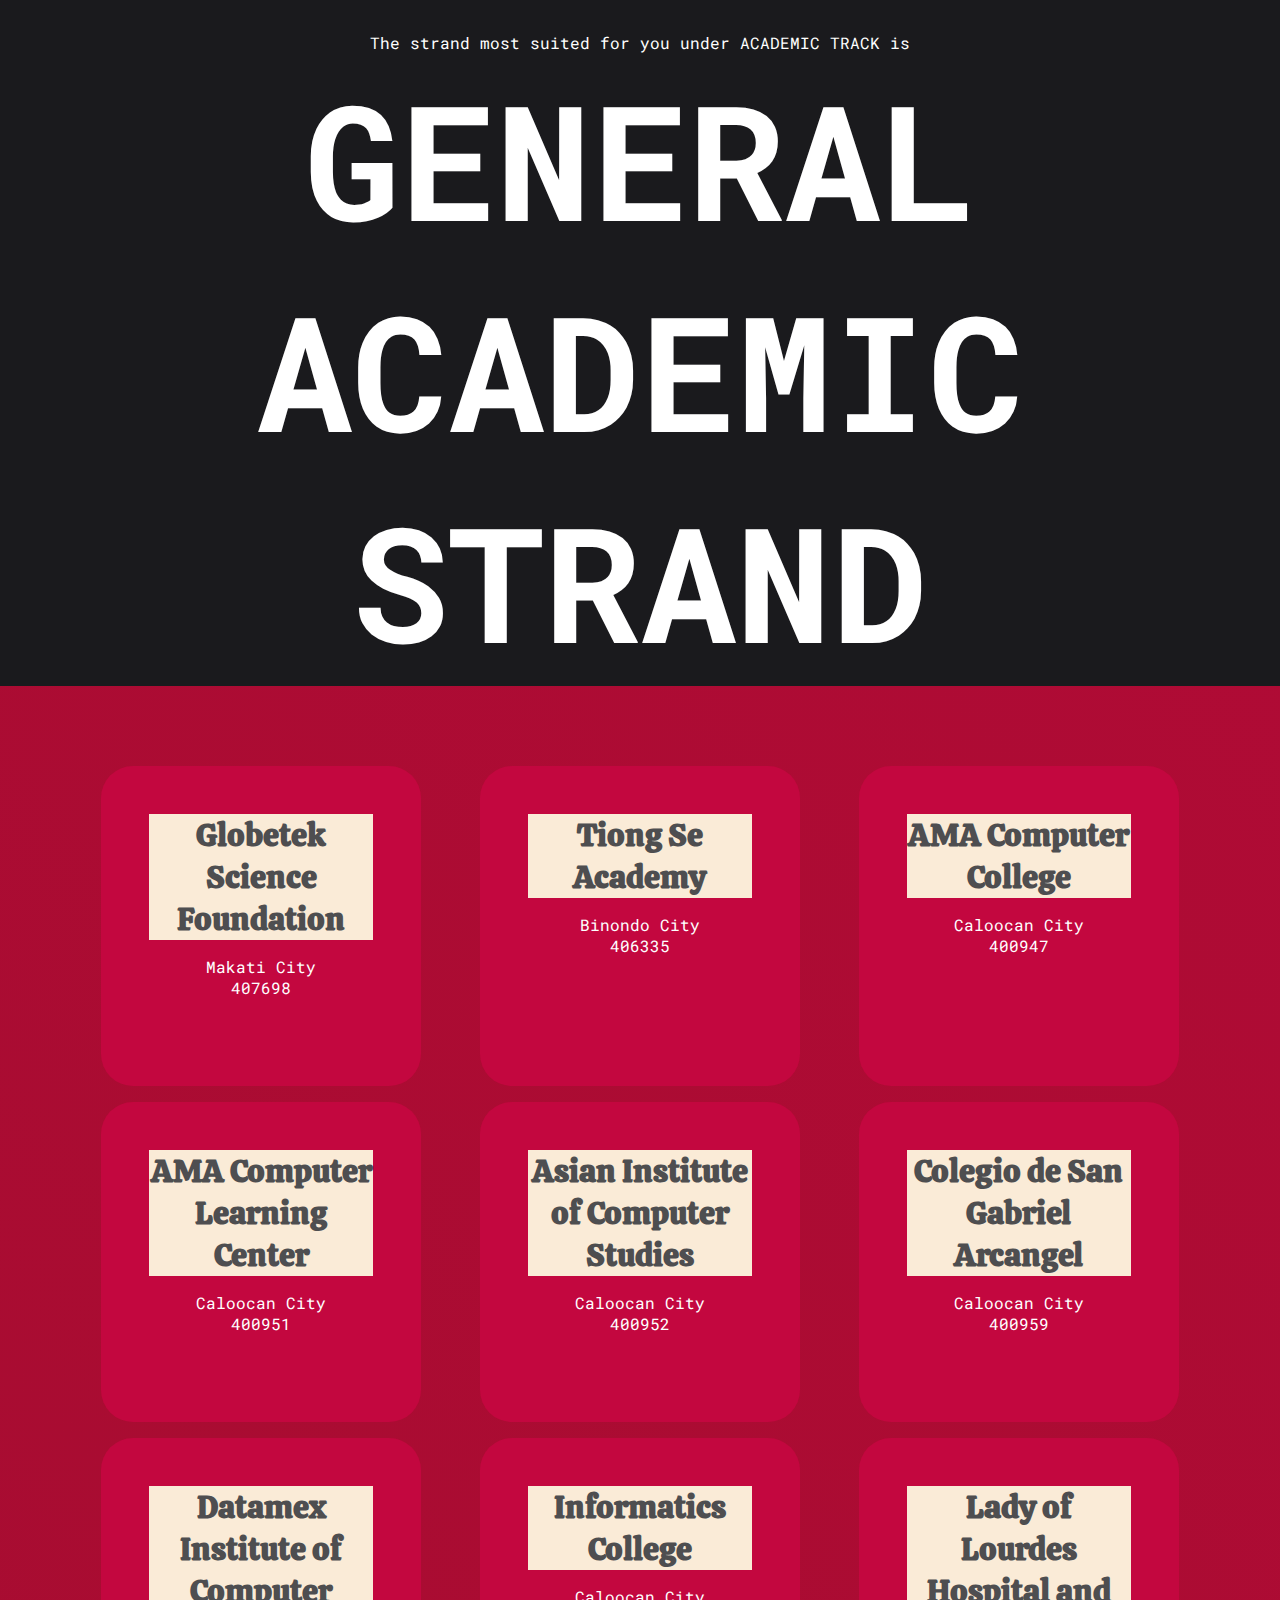
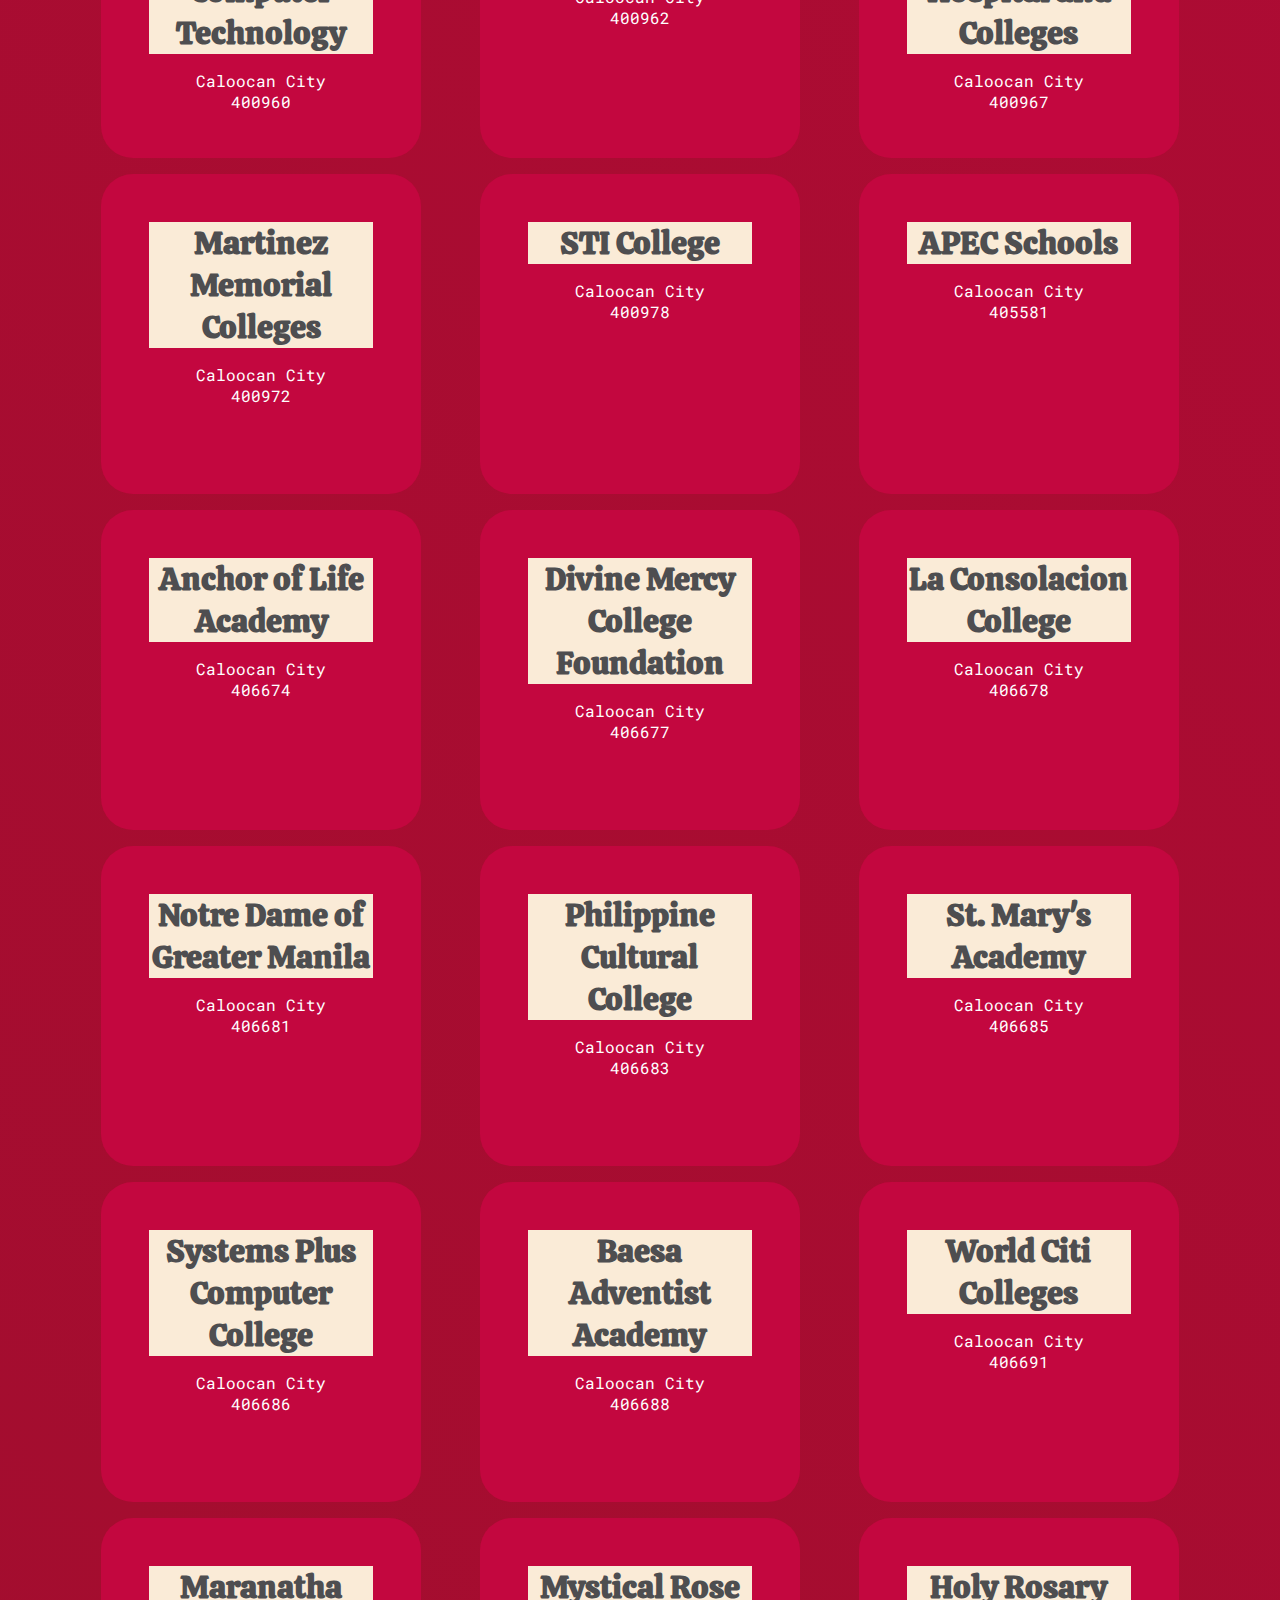
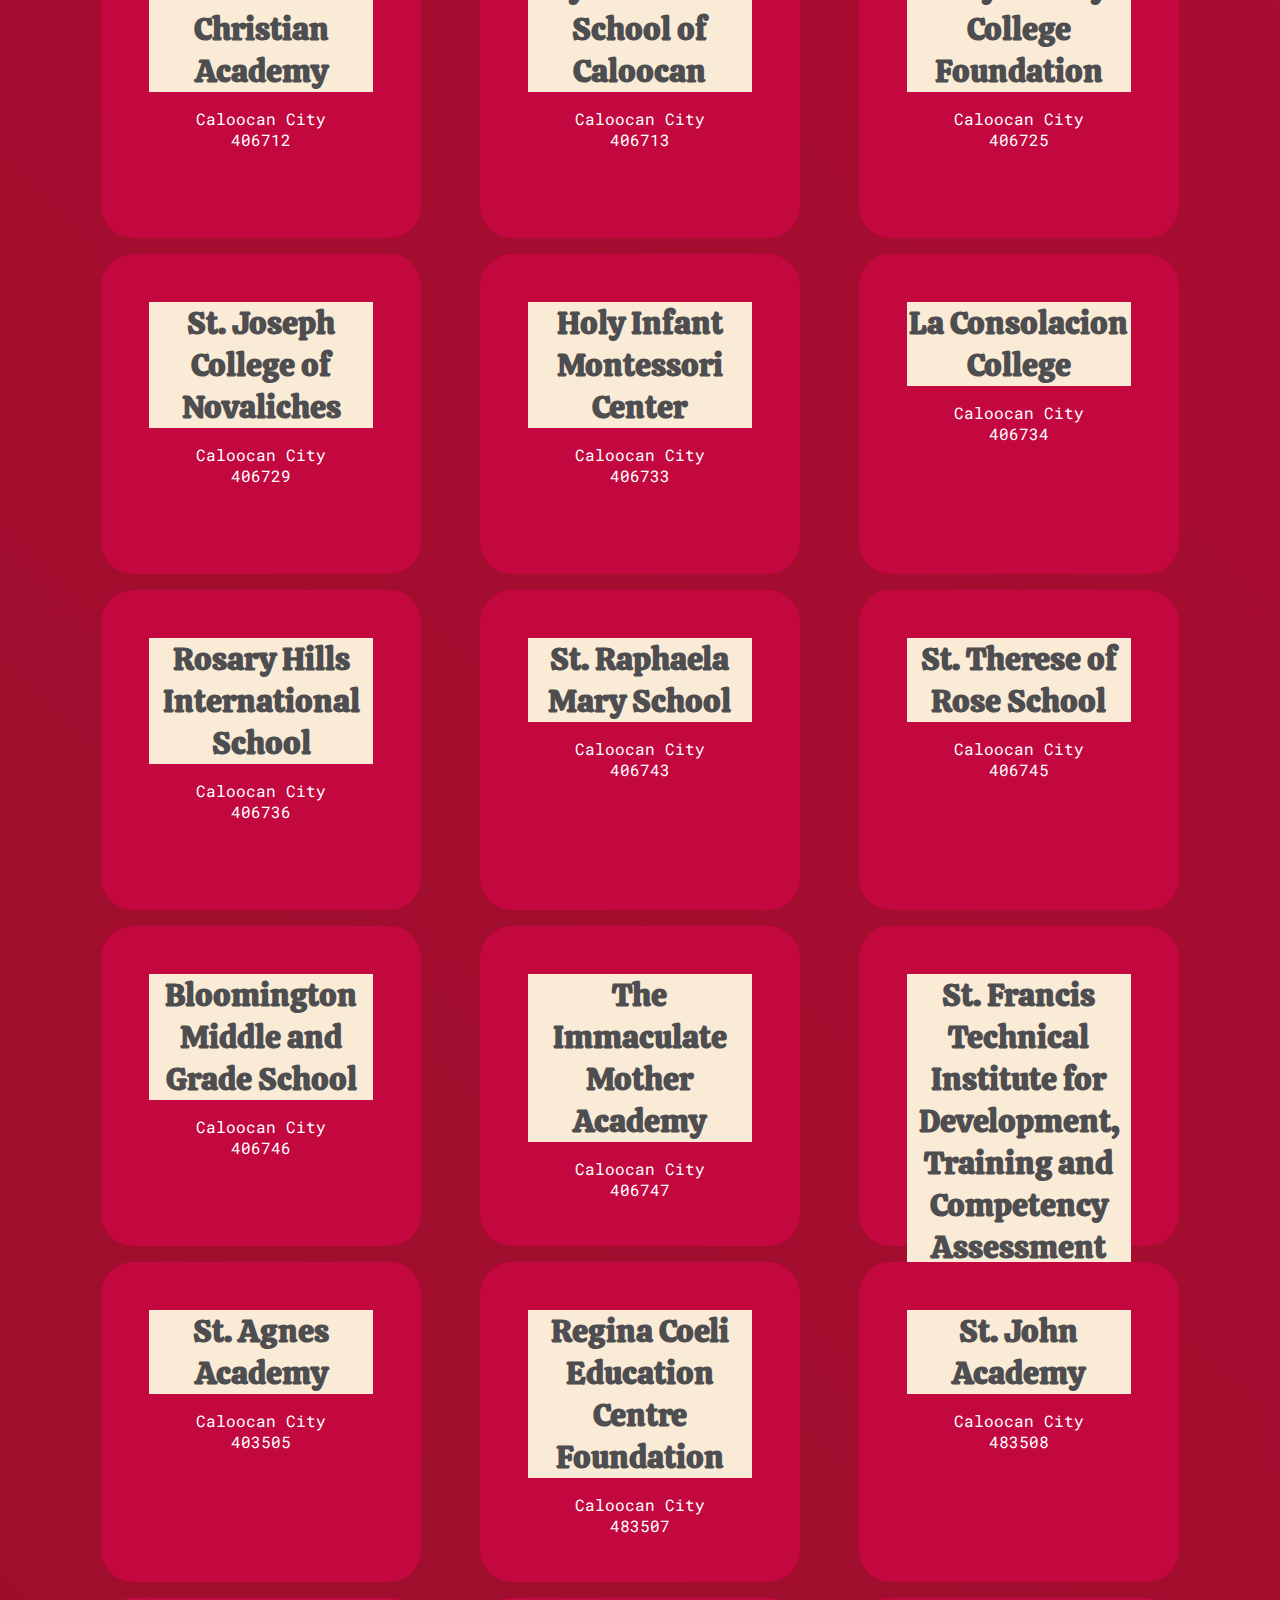
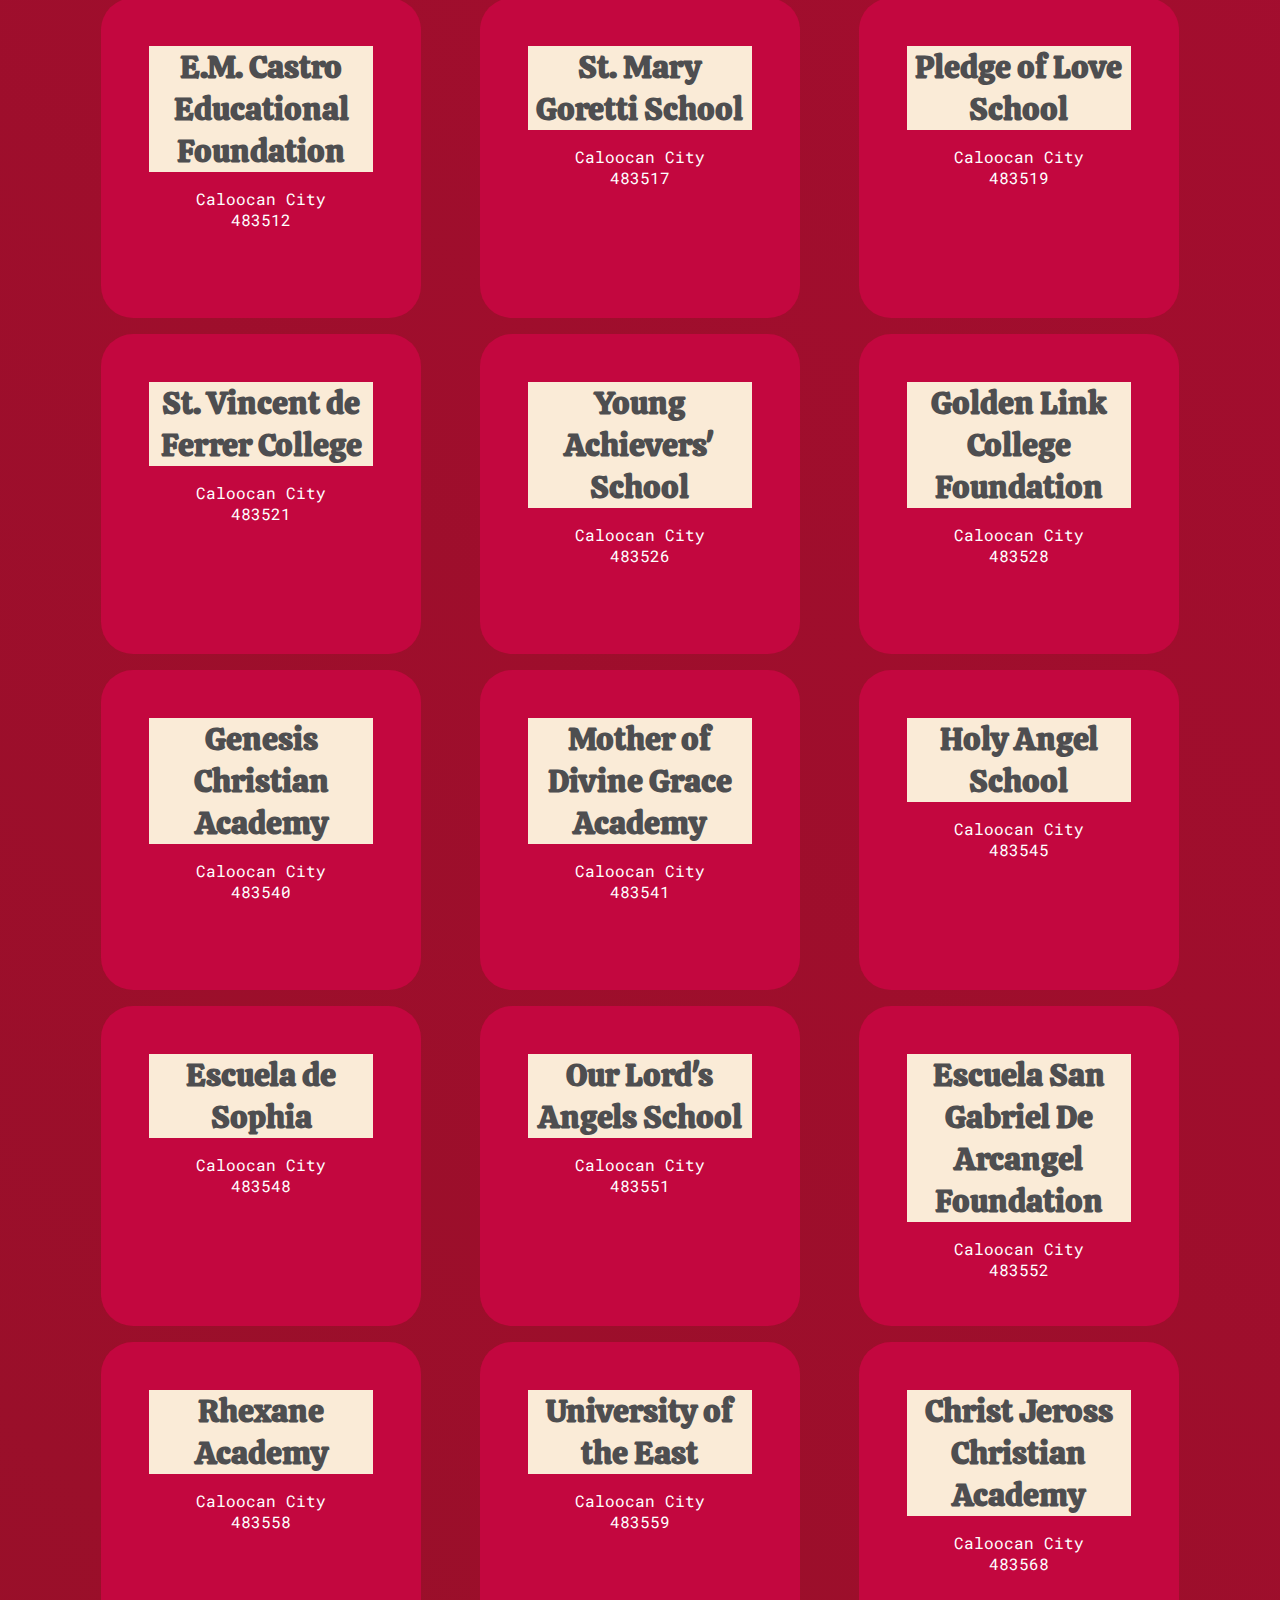
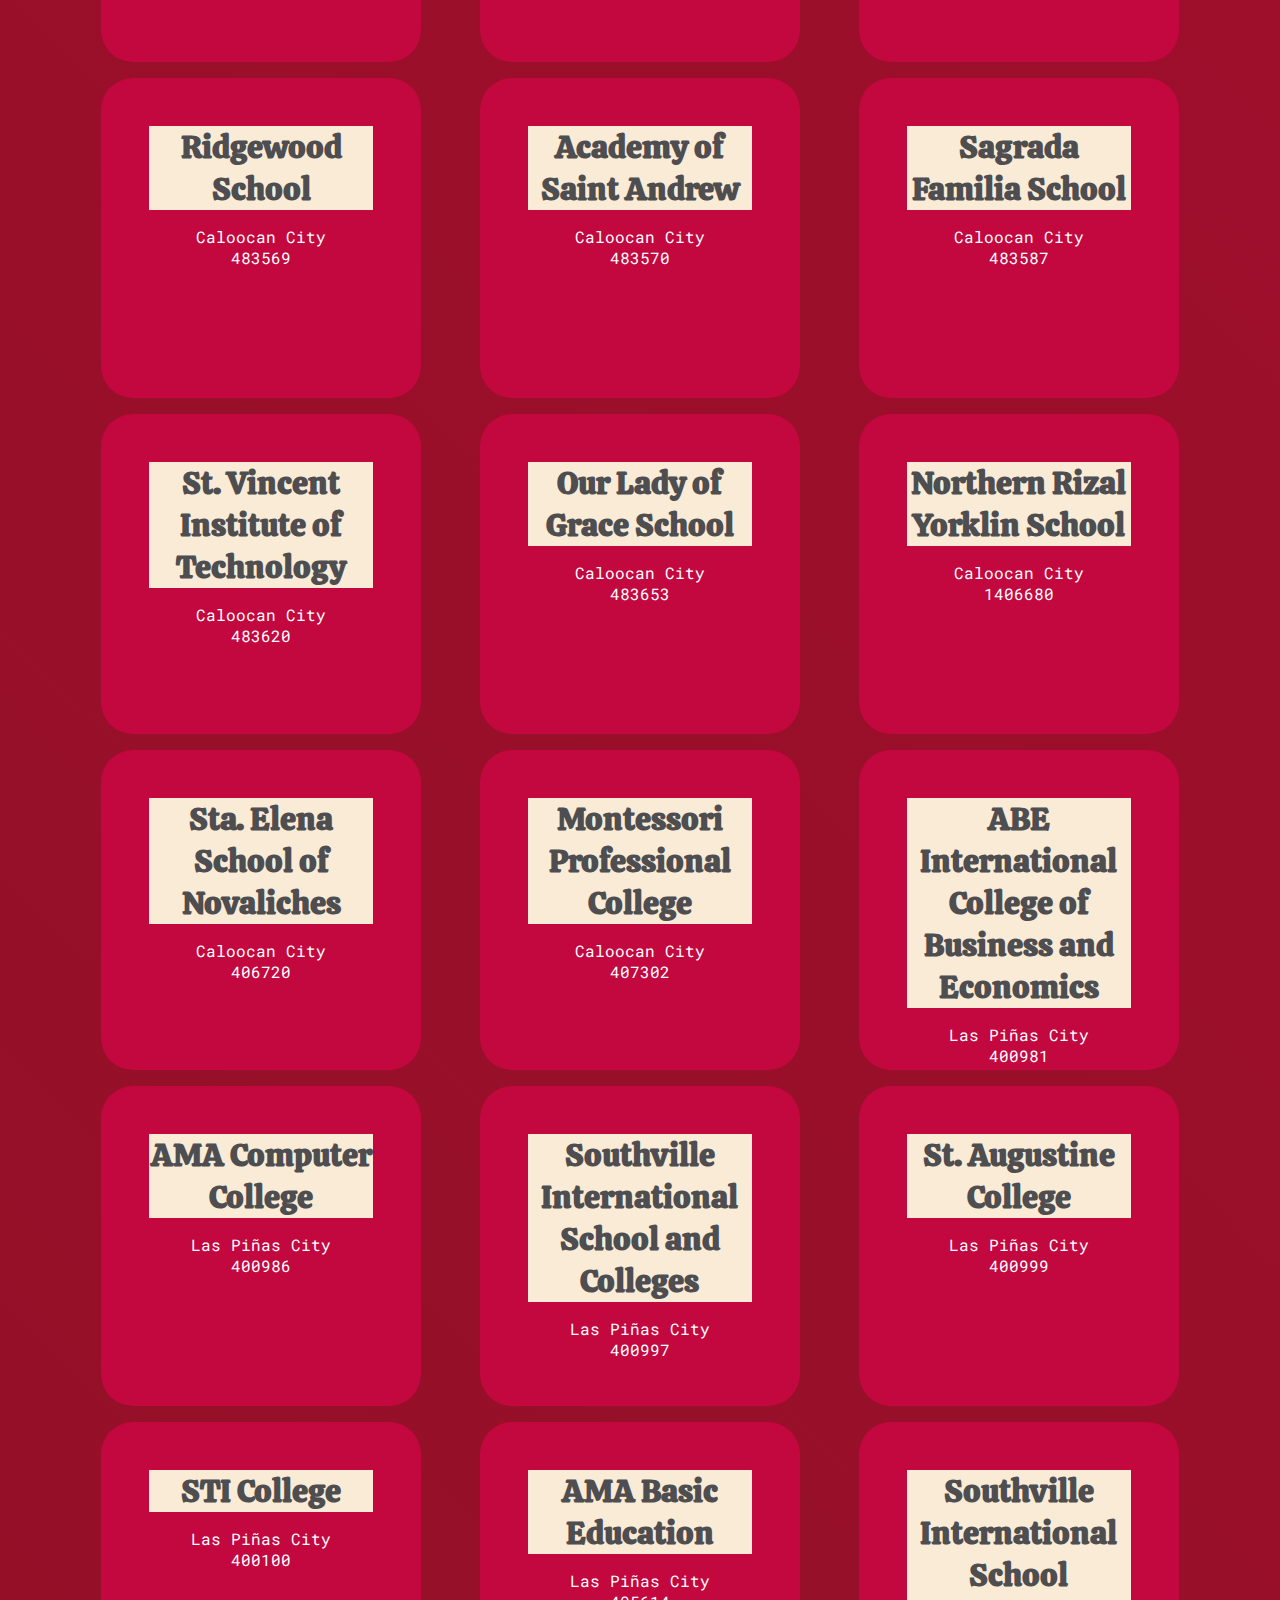
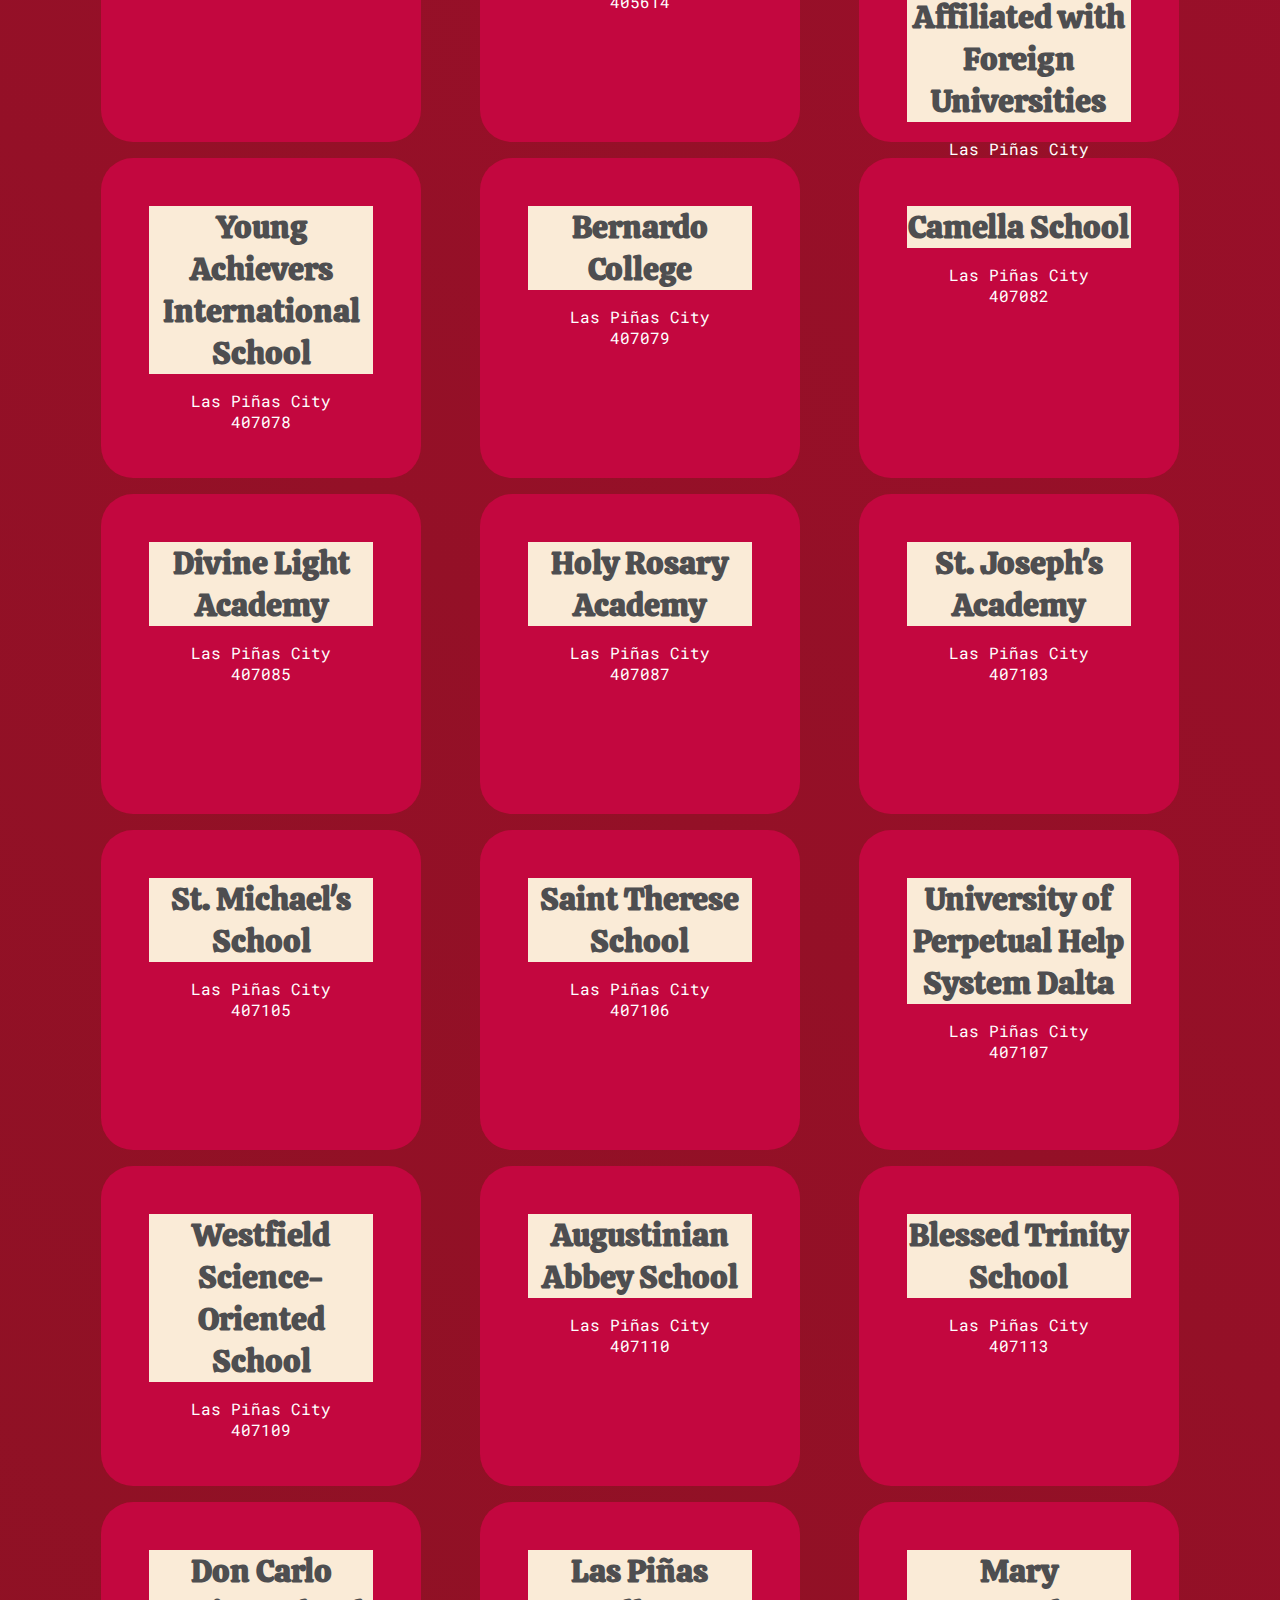
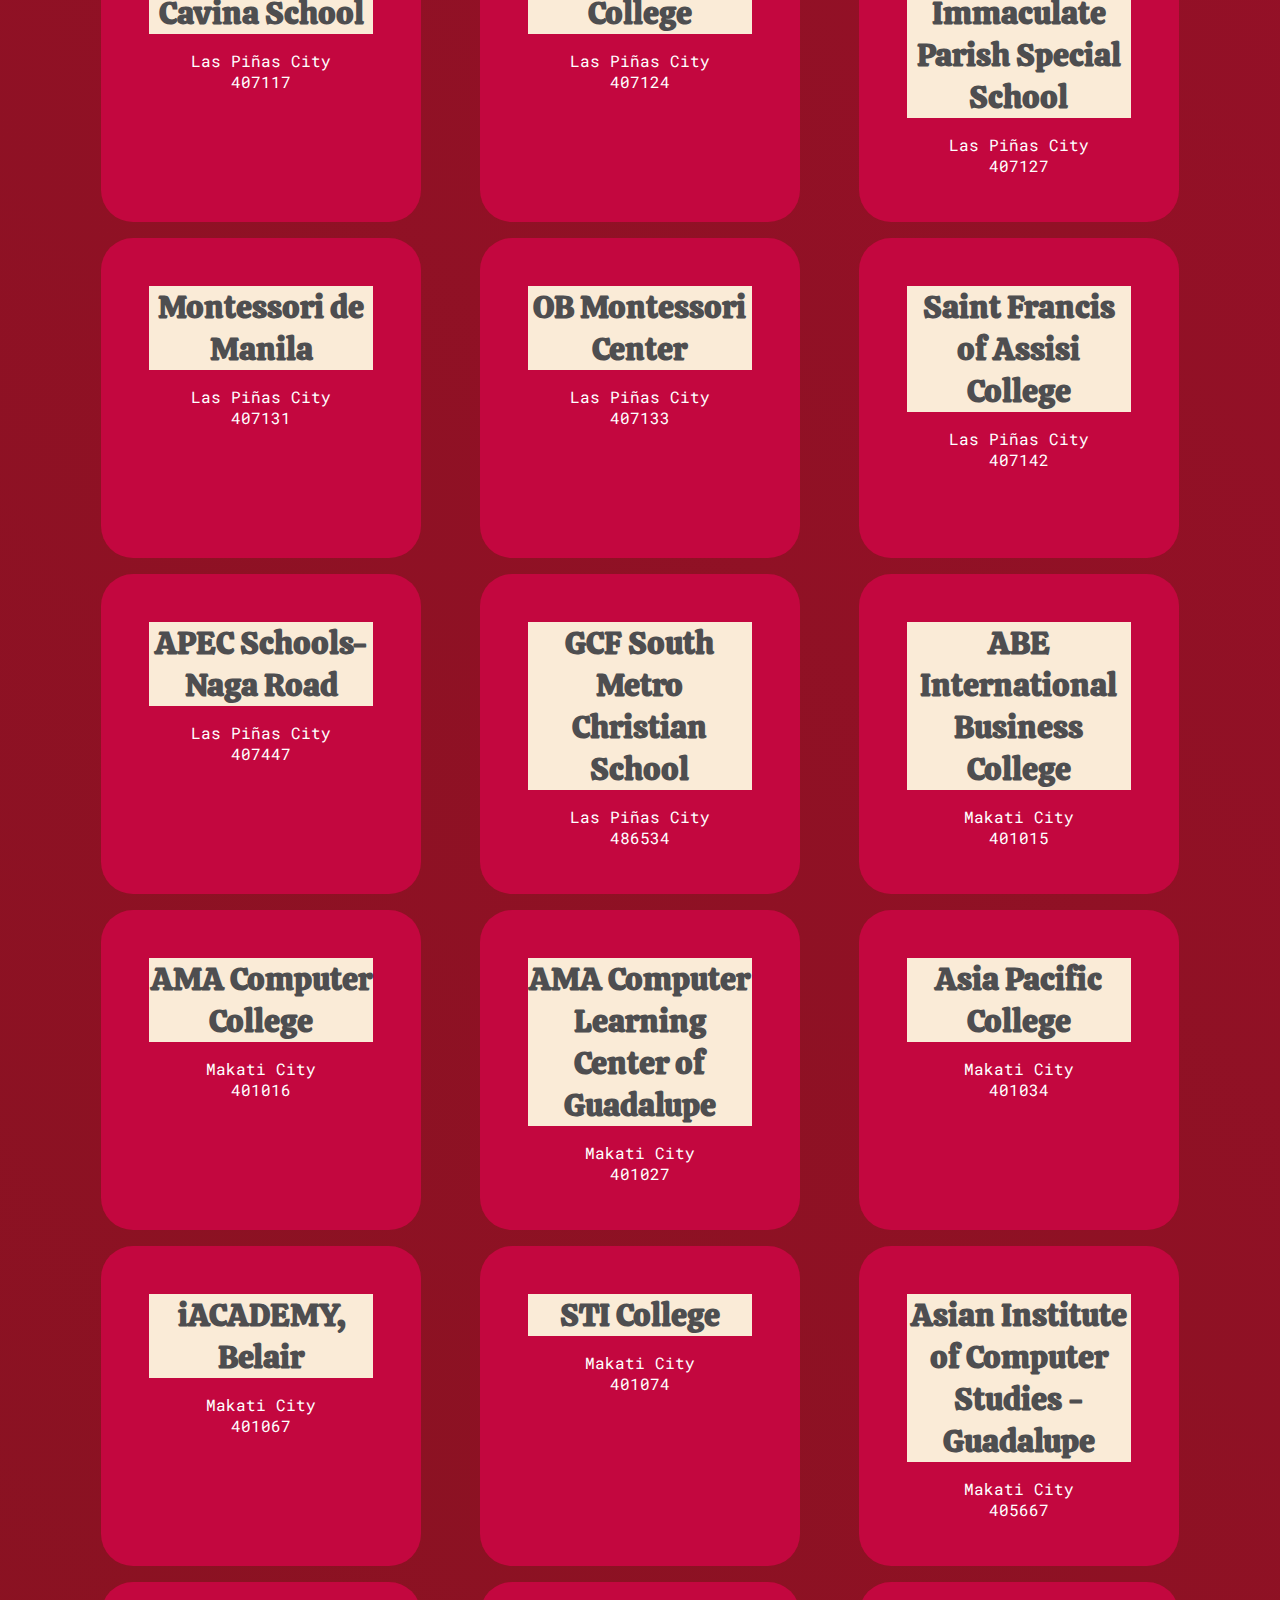
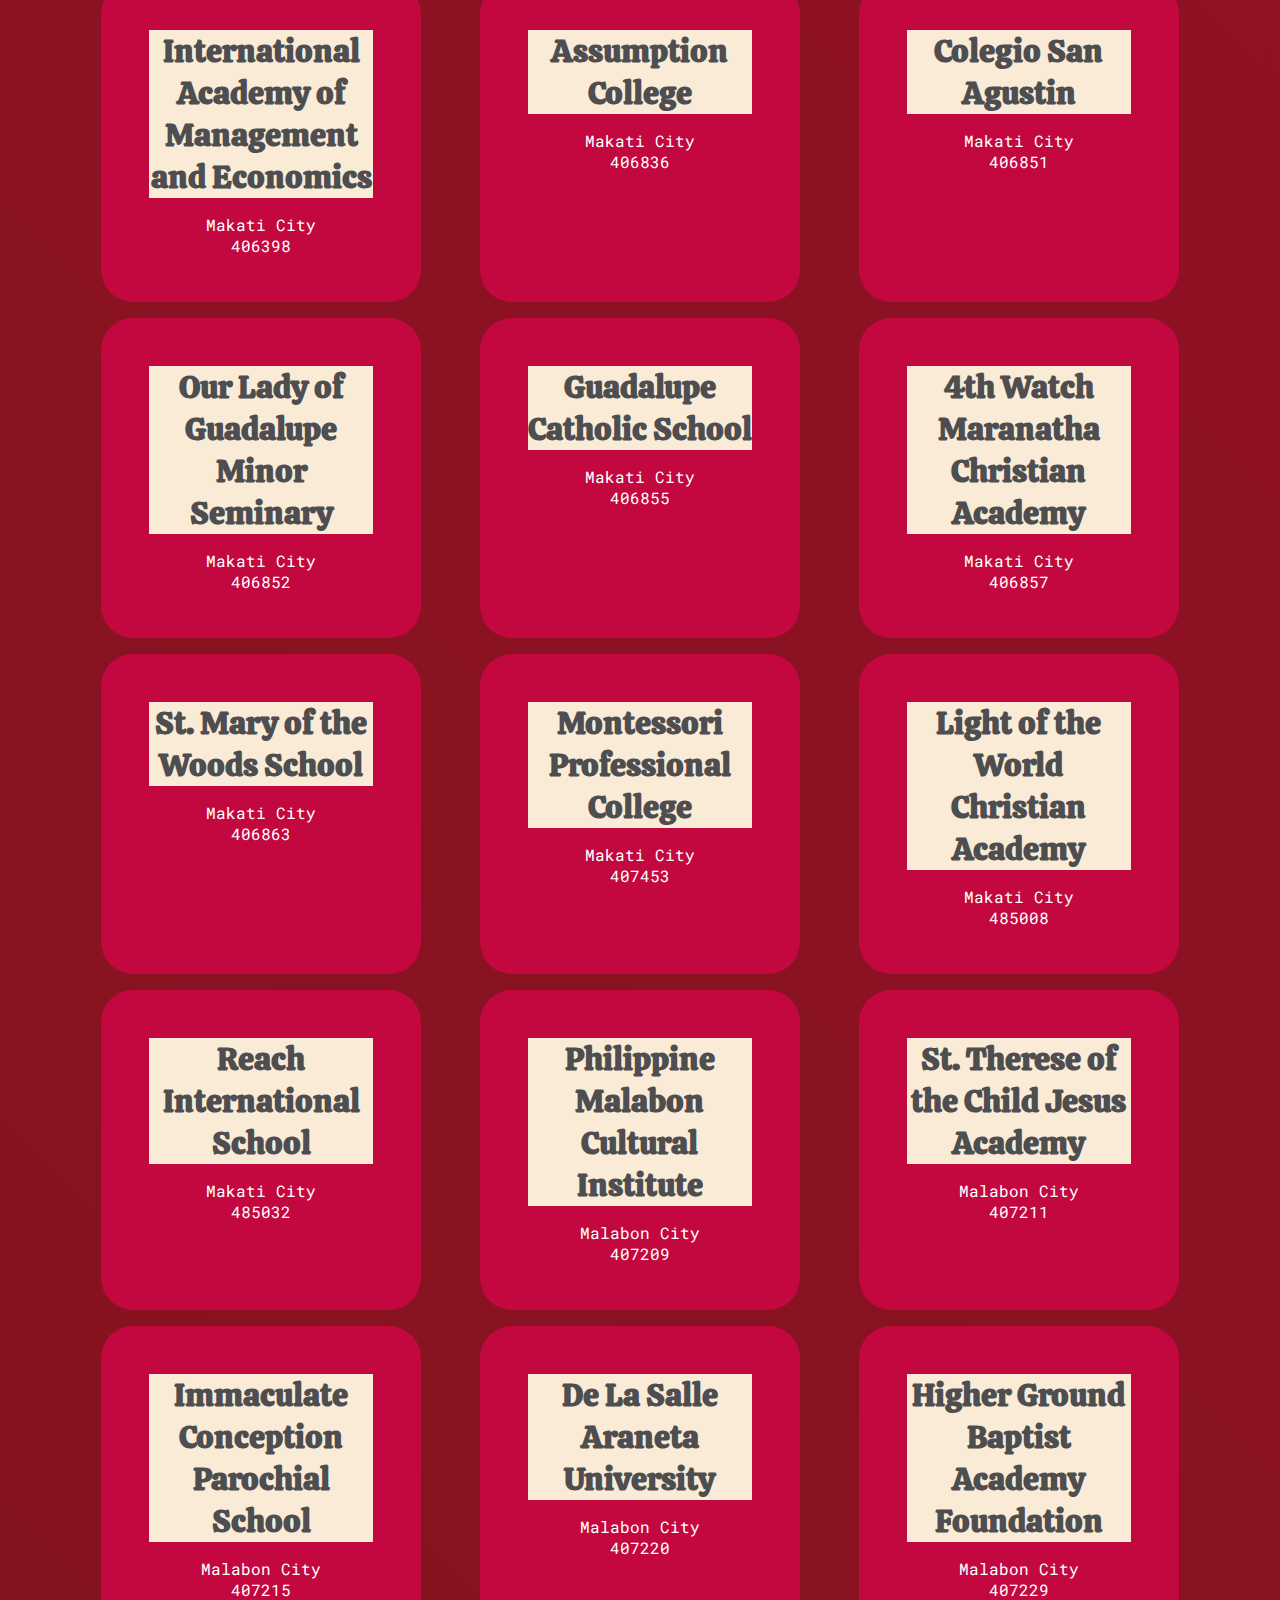
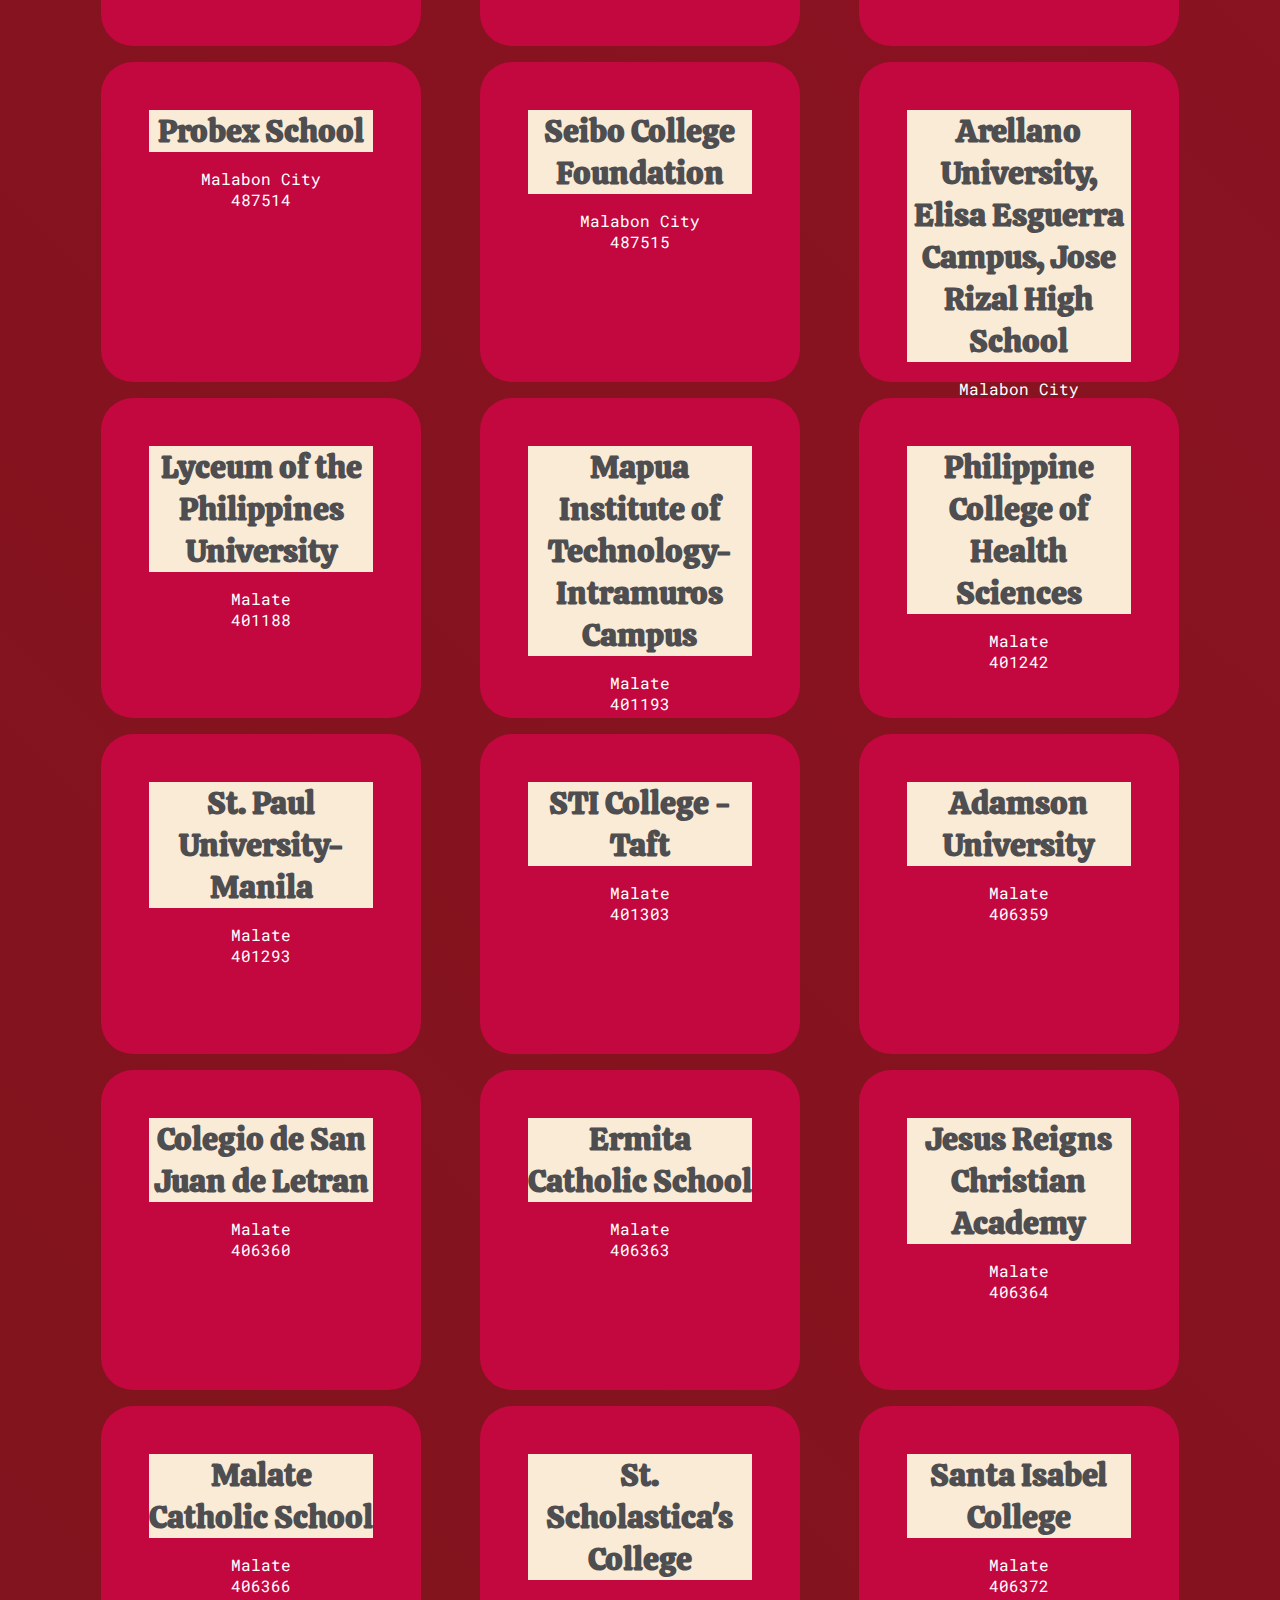
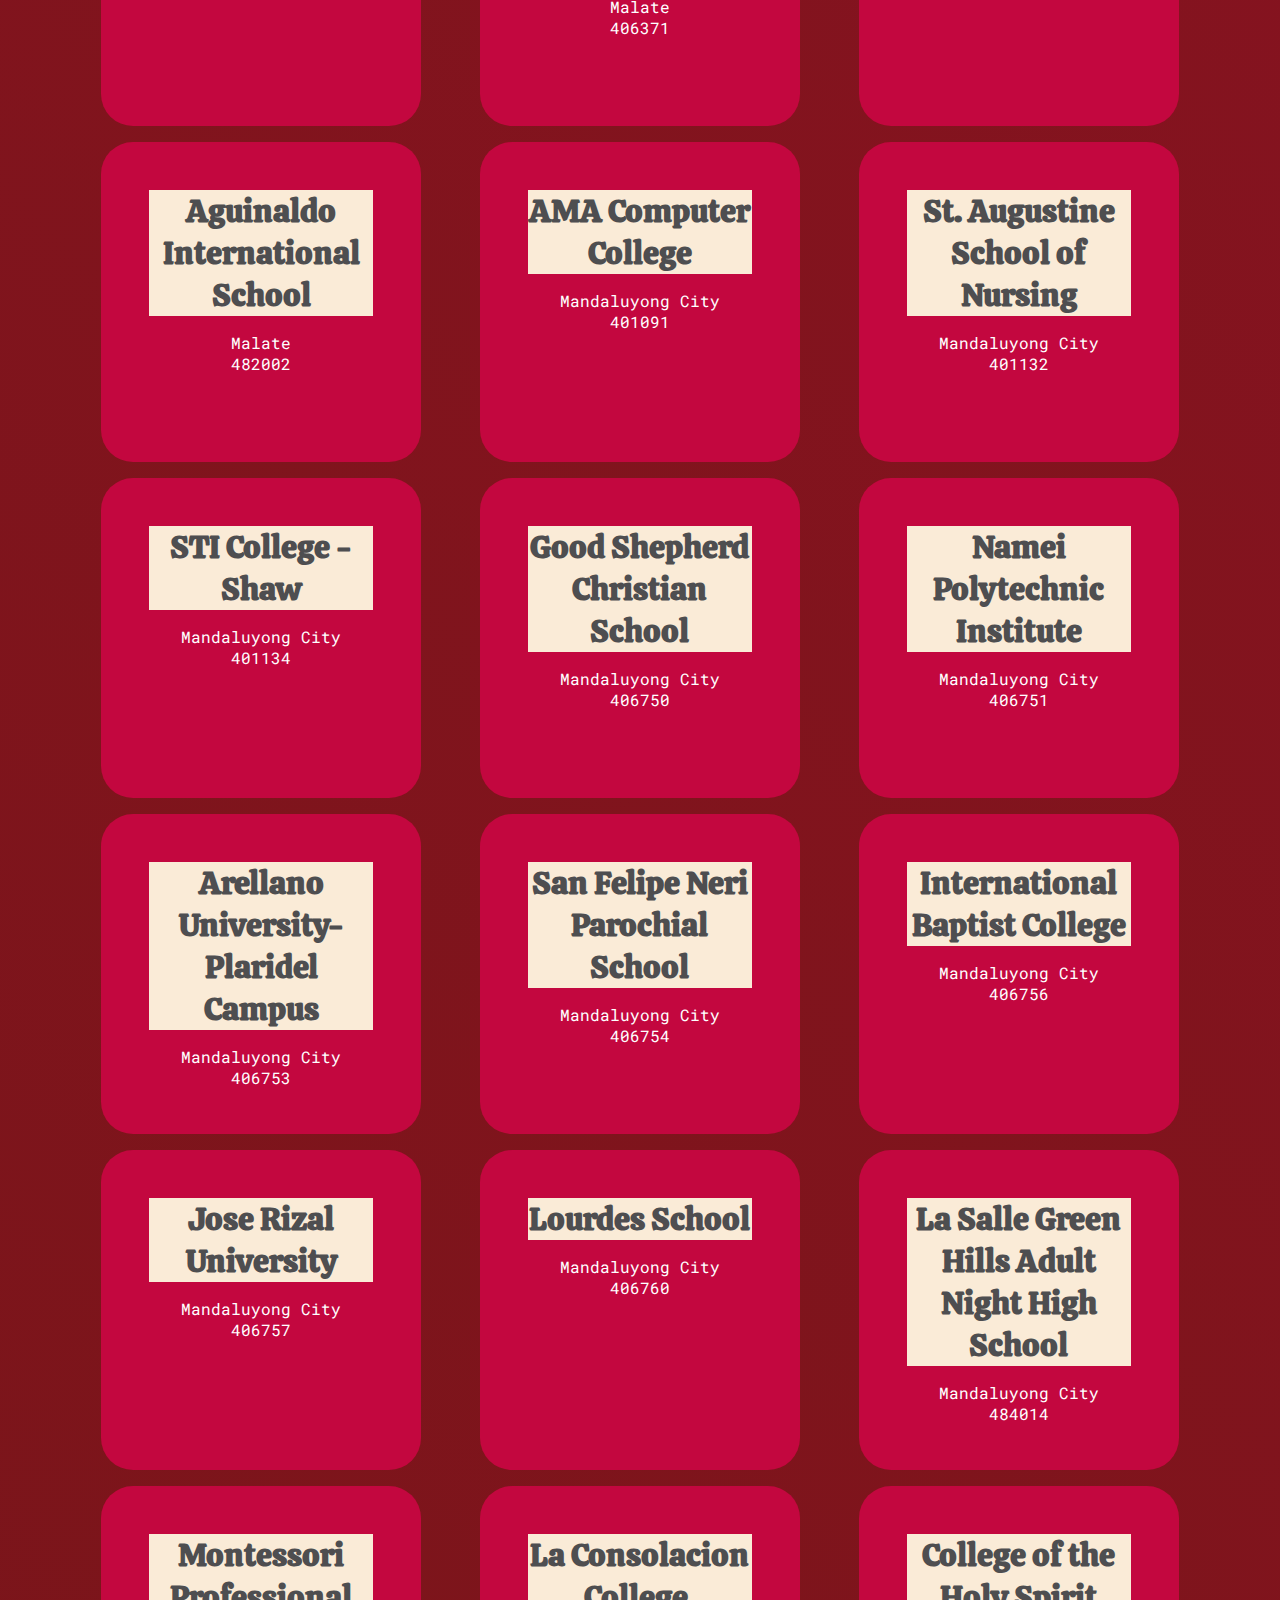
<file: PATHWALKER/tracks/genassessment.html>
<!DOCTYPE html>
<html lang="en">
<head>
    <meta charset="UTF-8">
    <meta name="viewport" content="width=device-width, initial-scale=1.0">
    <link rel="icon" href="../assets\icon\snowicon.ico">
    <link rel="stylesheet" href="../stylesheet.css">
    <link rel="stylesheet" href="https://fonts.googleapis.com/css2?family=Material+Symbols+Outlined:opsz,wght,FILL,GRAD@20..48,100..700,0..1,-50..200" />

    <title>Path Walker - GENERAL ACADEMIC STRAND</title>
</head>
<body>
    <div class="content">

        <p class="final">The strand most suited for you under ACADEMIC TRACK is</p>
        <h1 class="tracktitle">GENERAL ACADEMIC STRAND</h1>

    </div>

    <div class="data" id="data">
        
    </div>

    <script src="../code.js"></script>
    <script src="../database/retrieveGEN.js"></script>
</body>
</html>
</file>
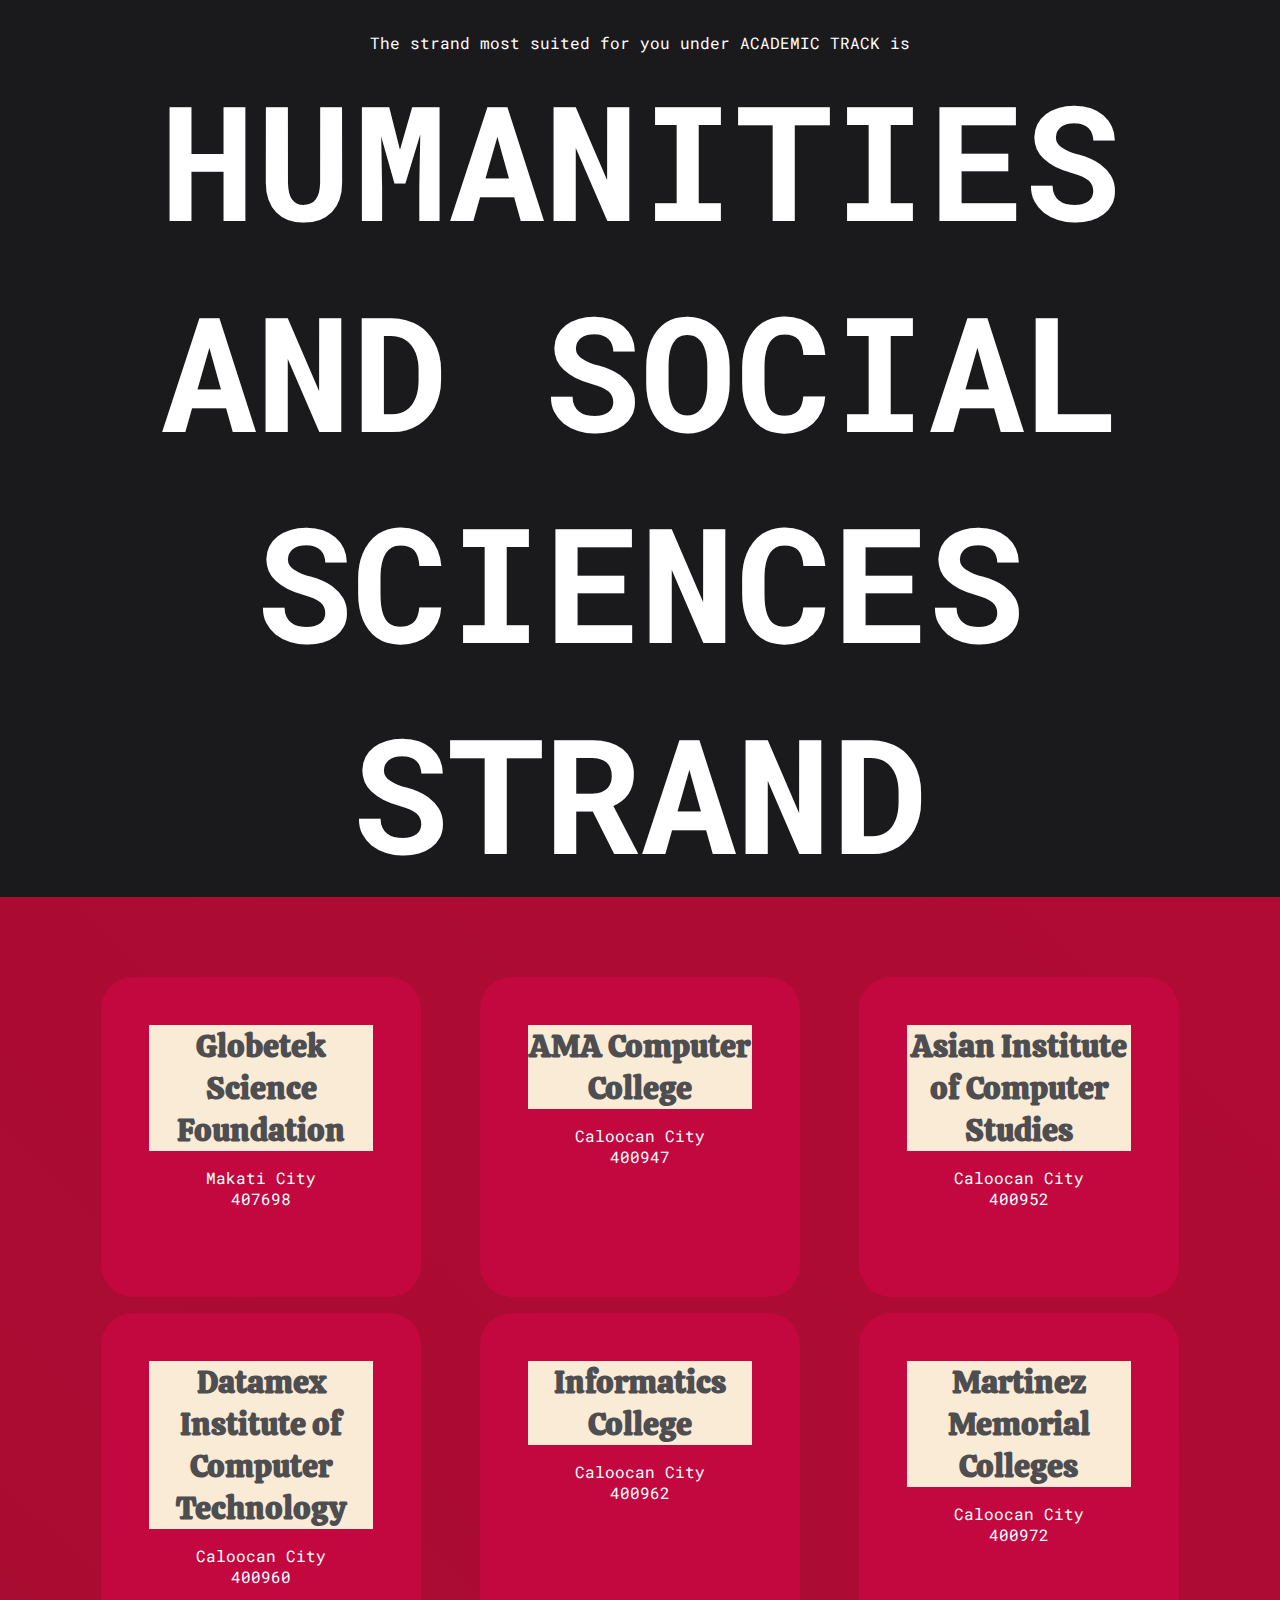
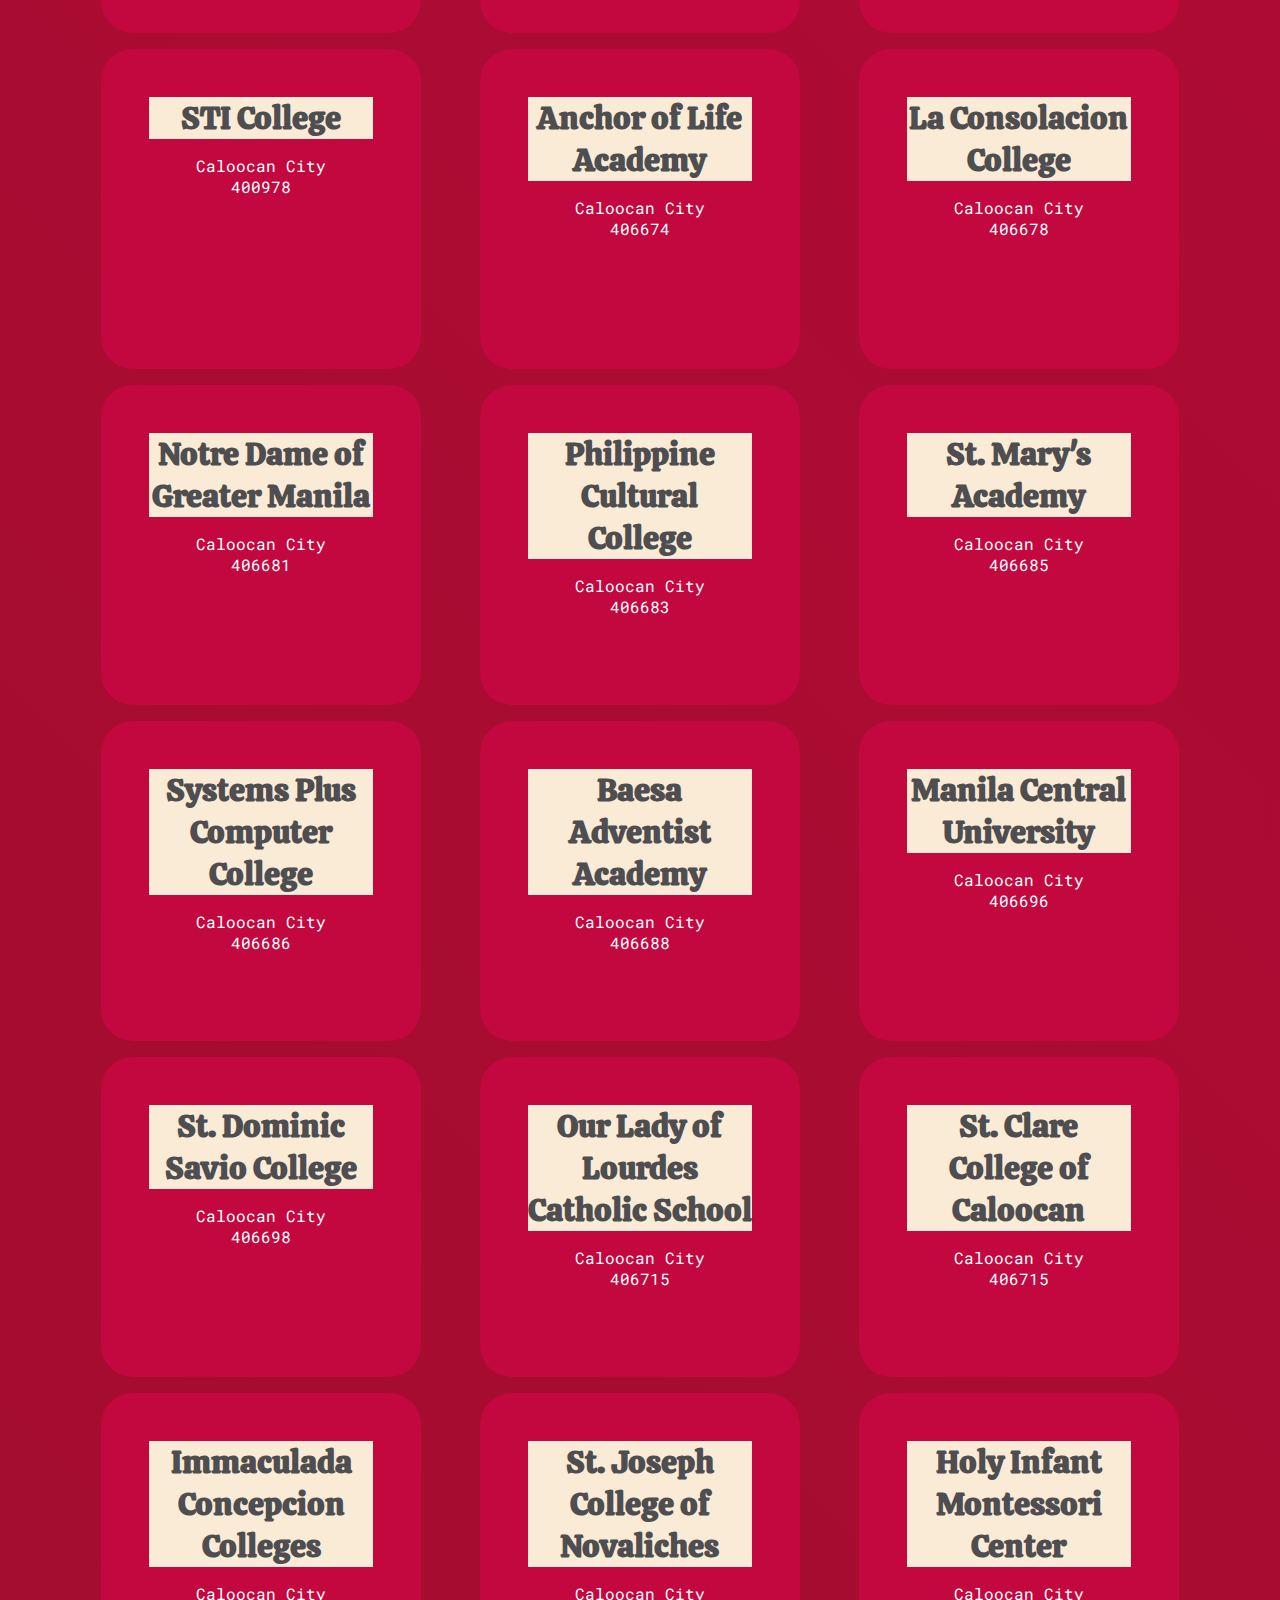
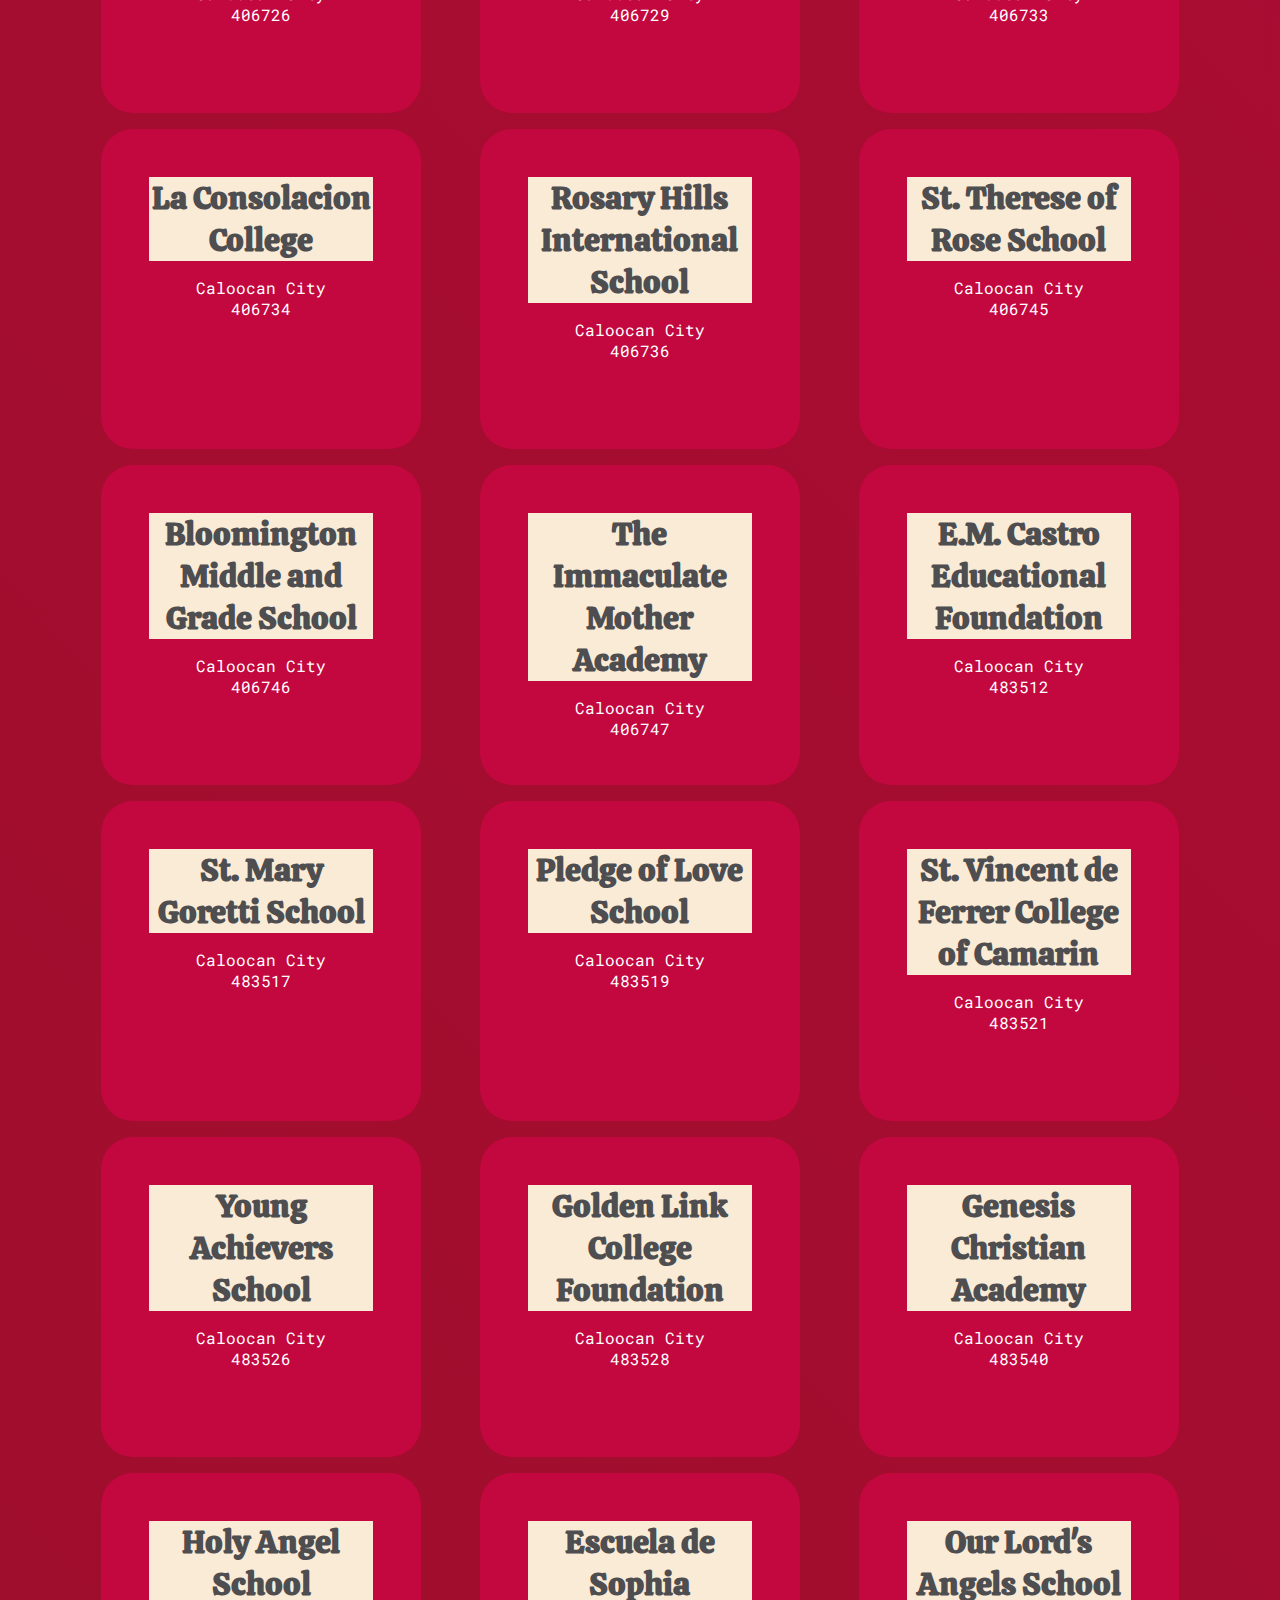
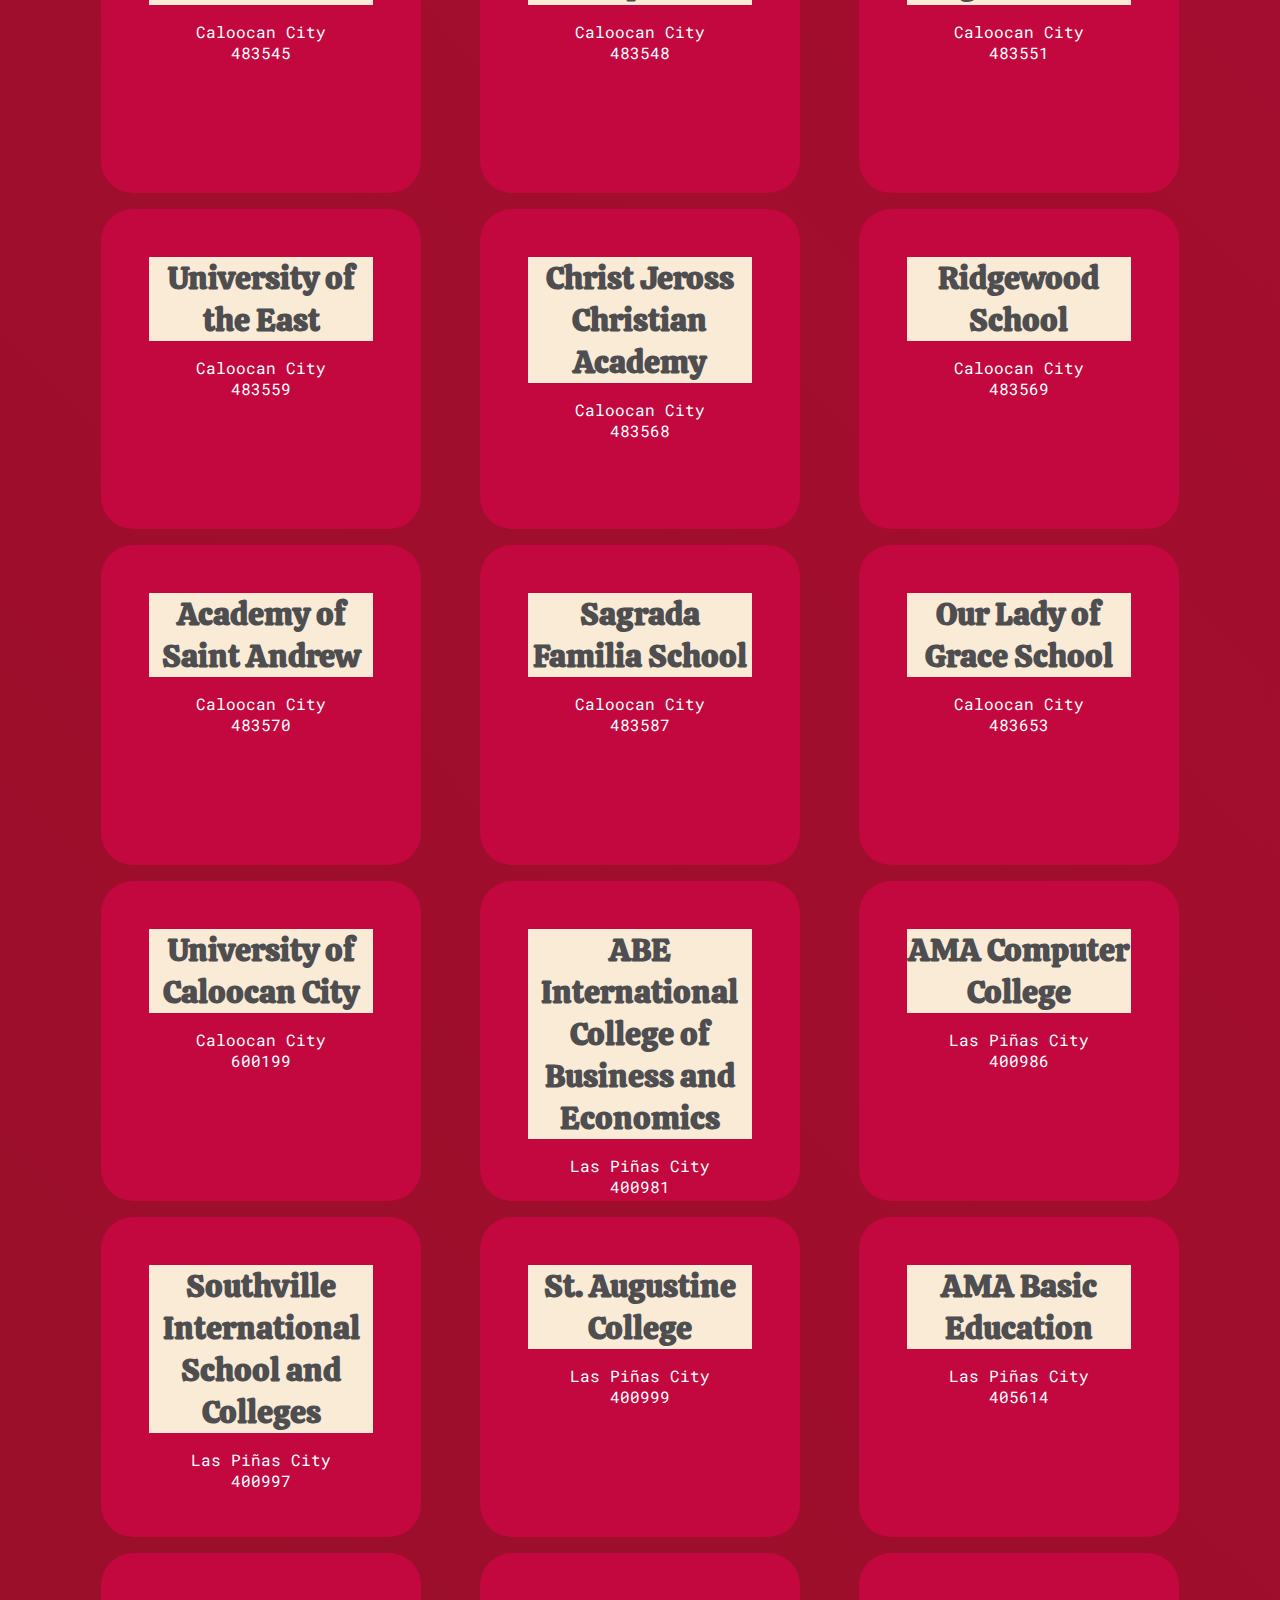
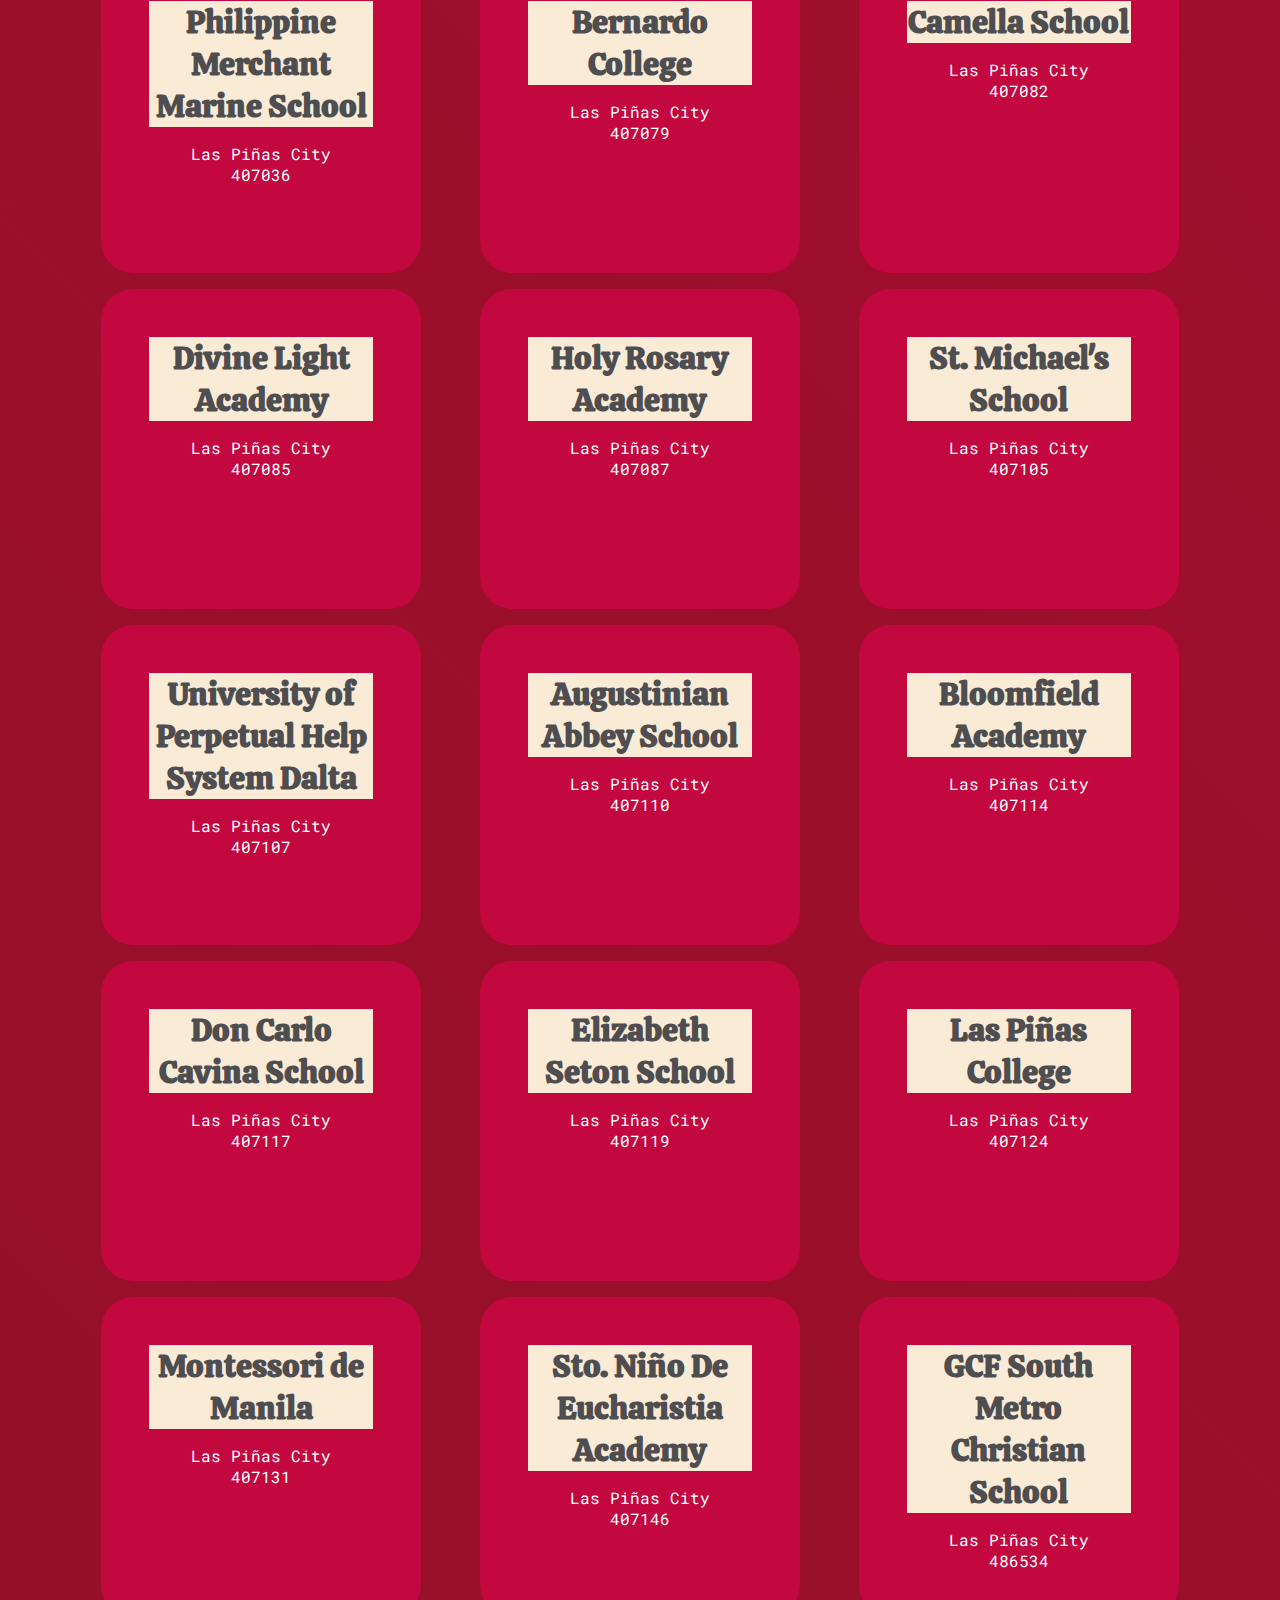
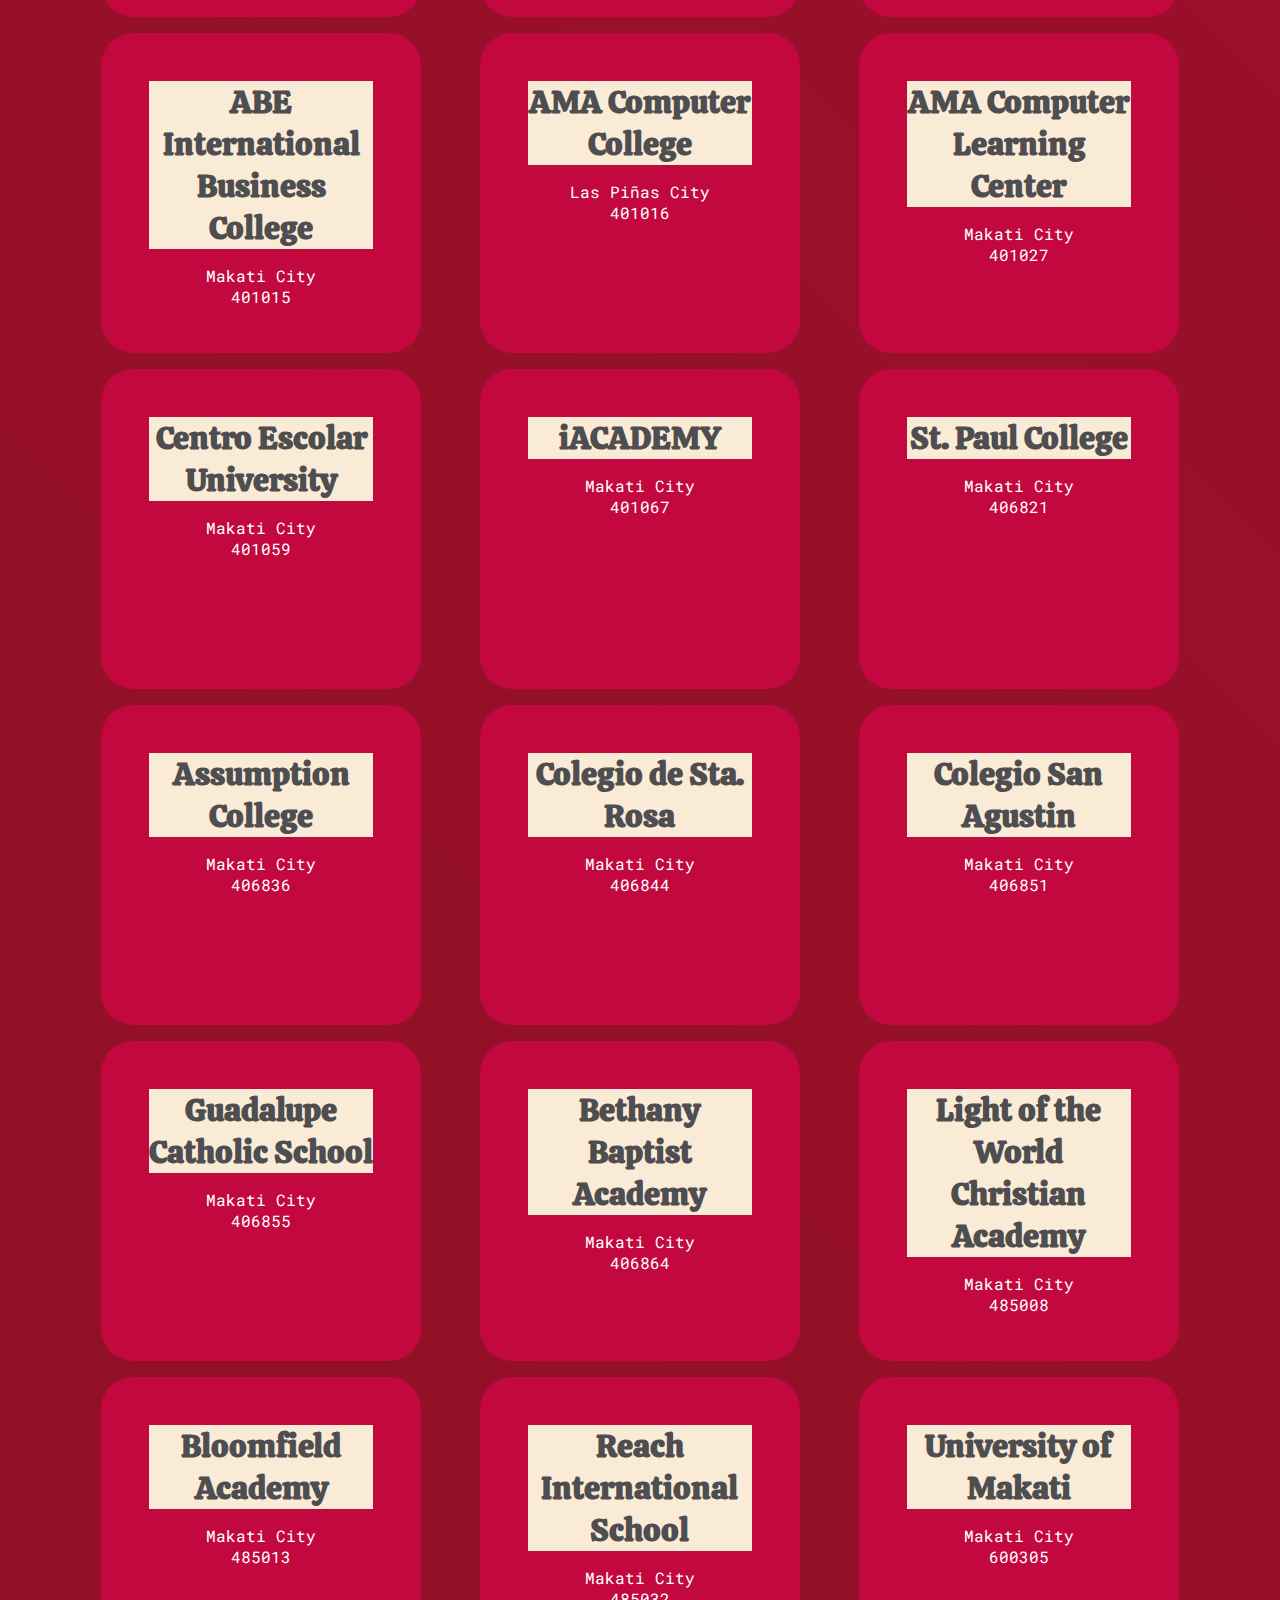
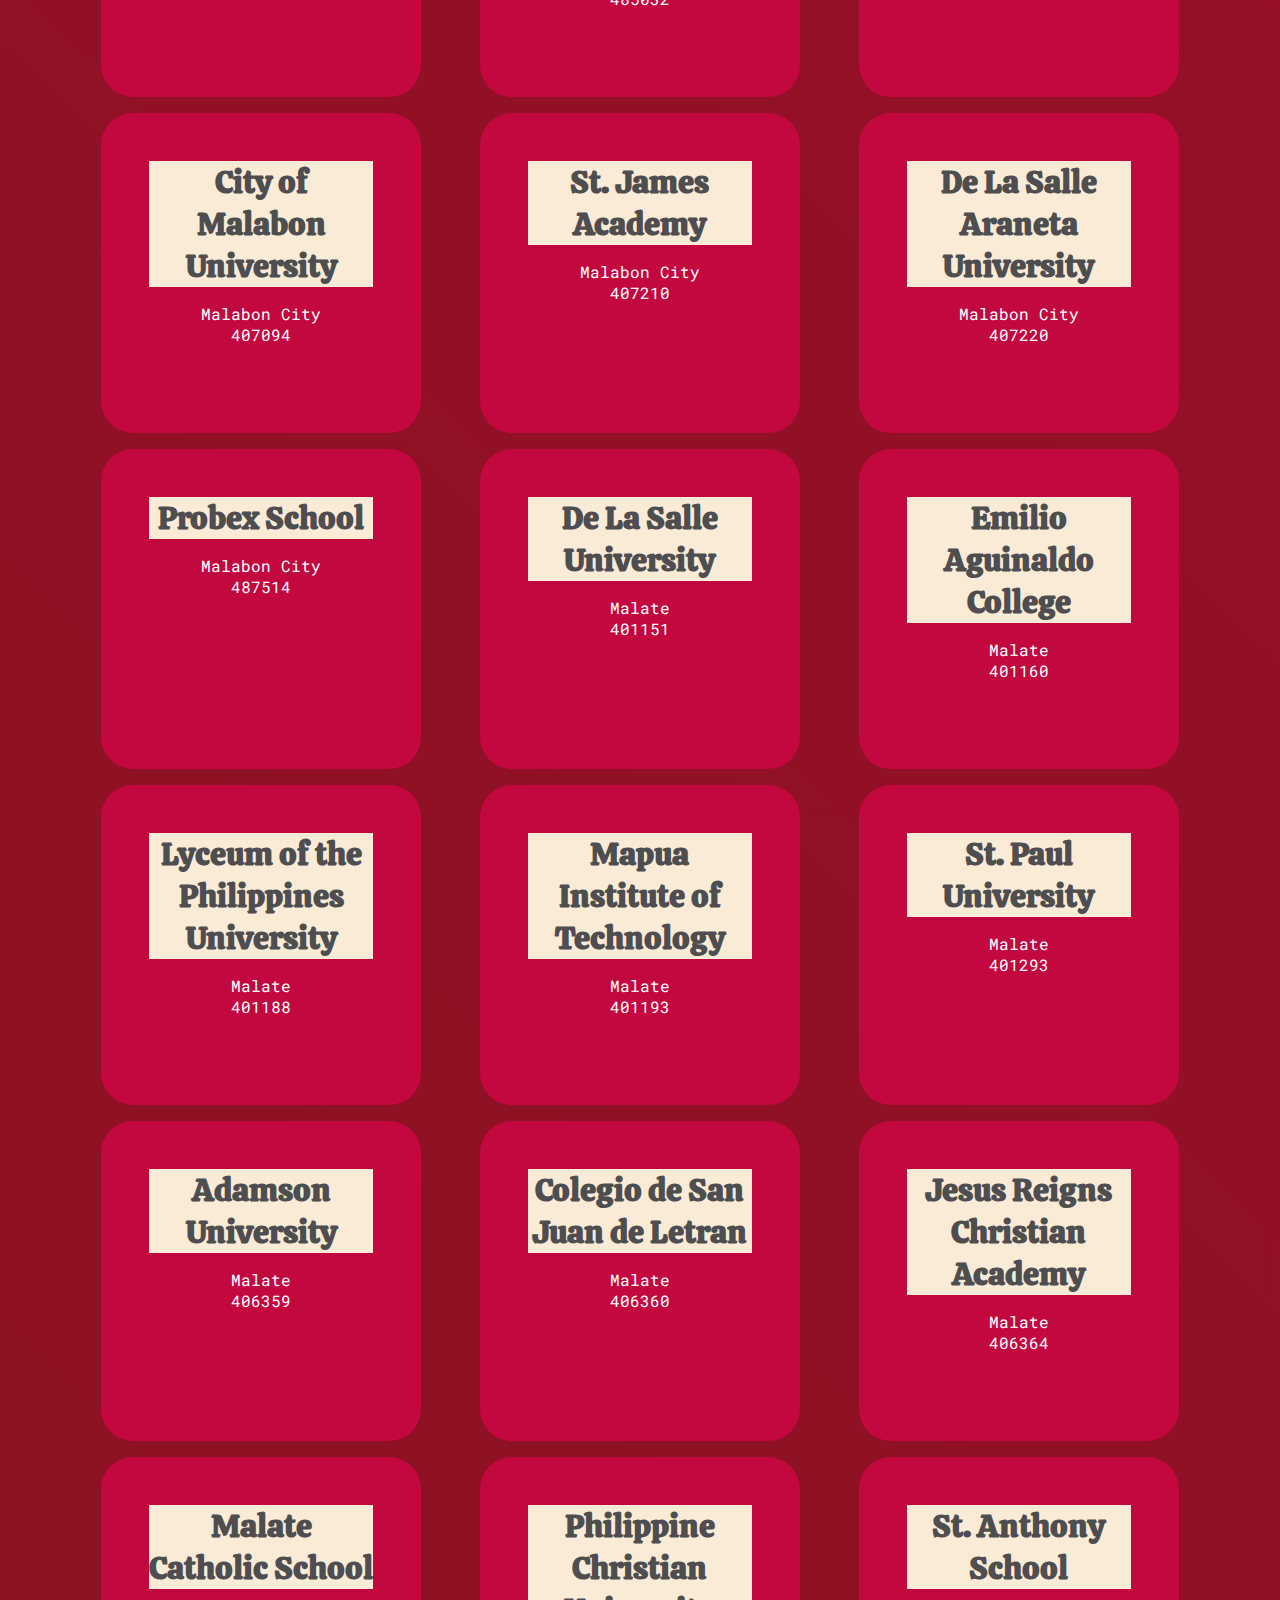
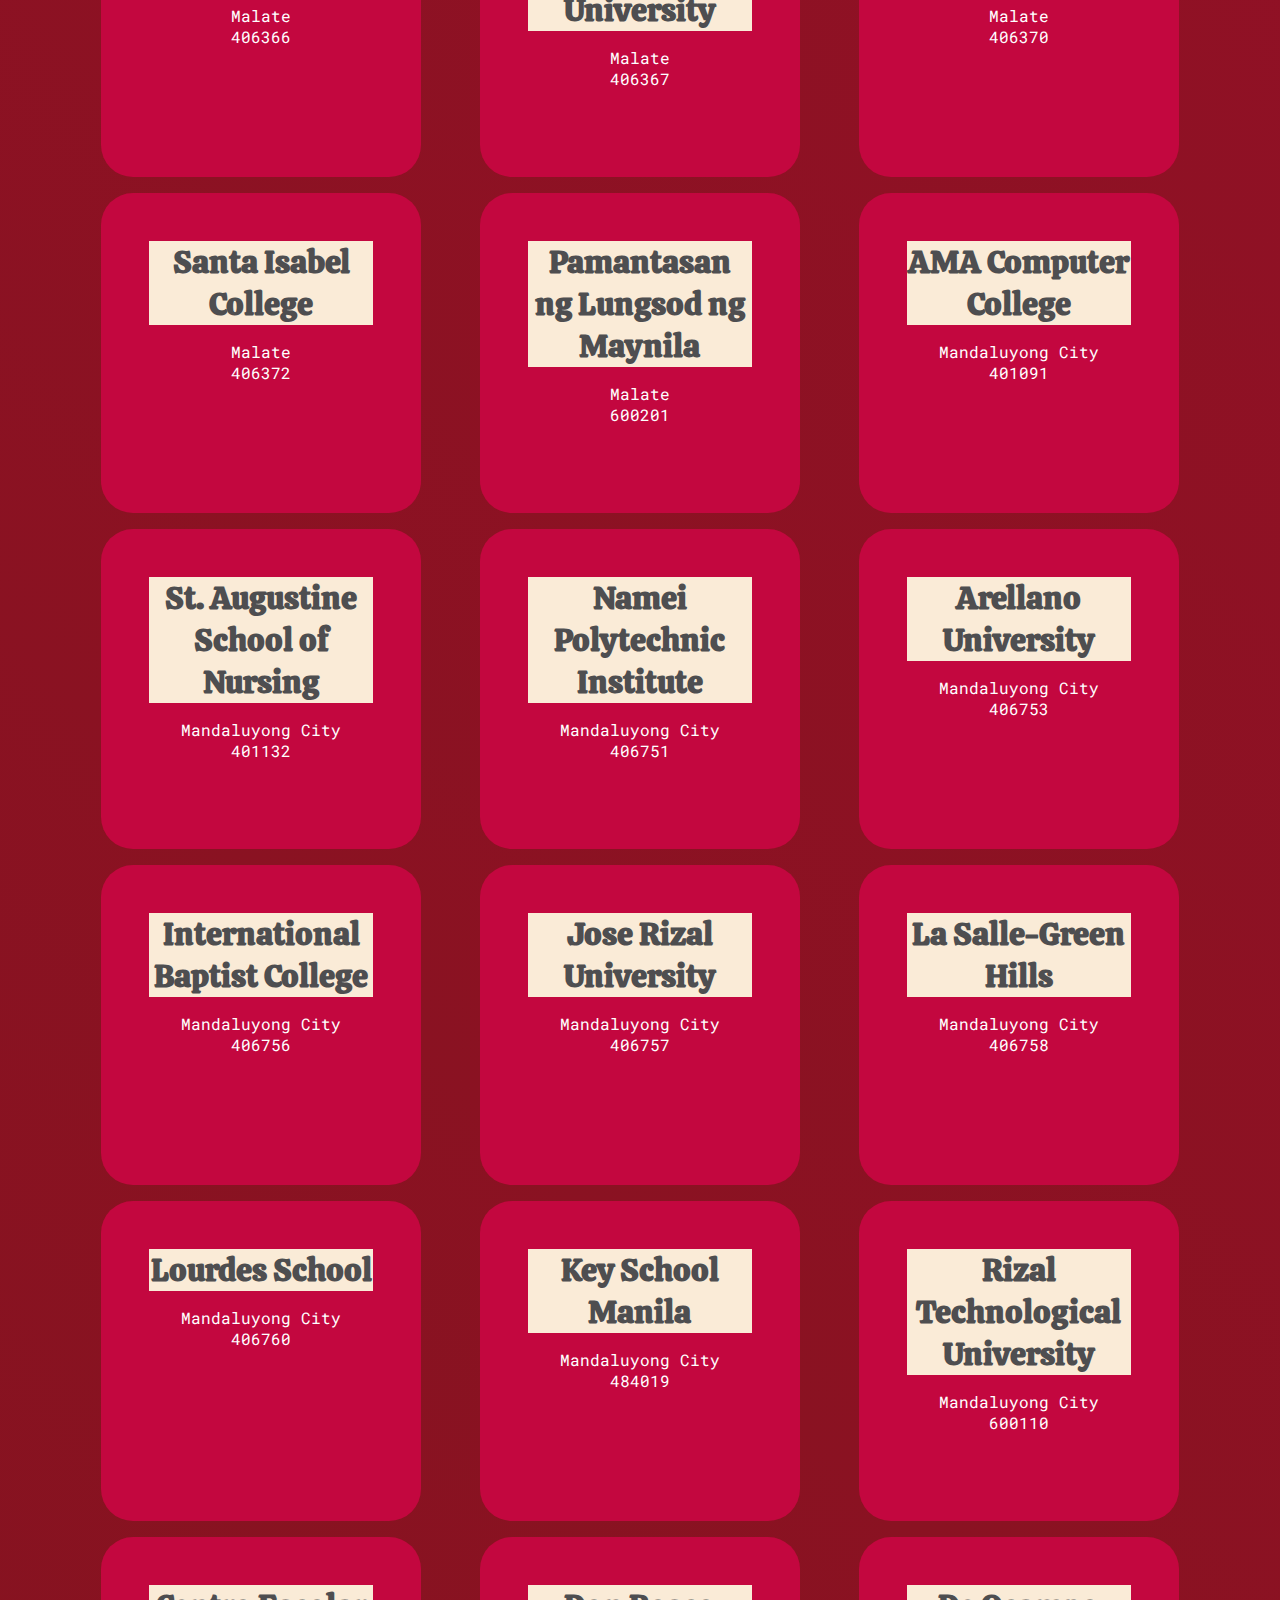
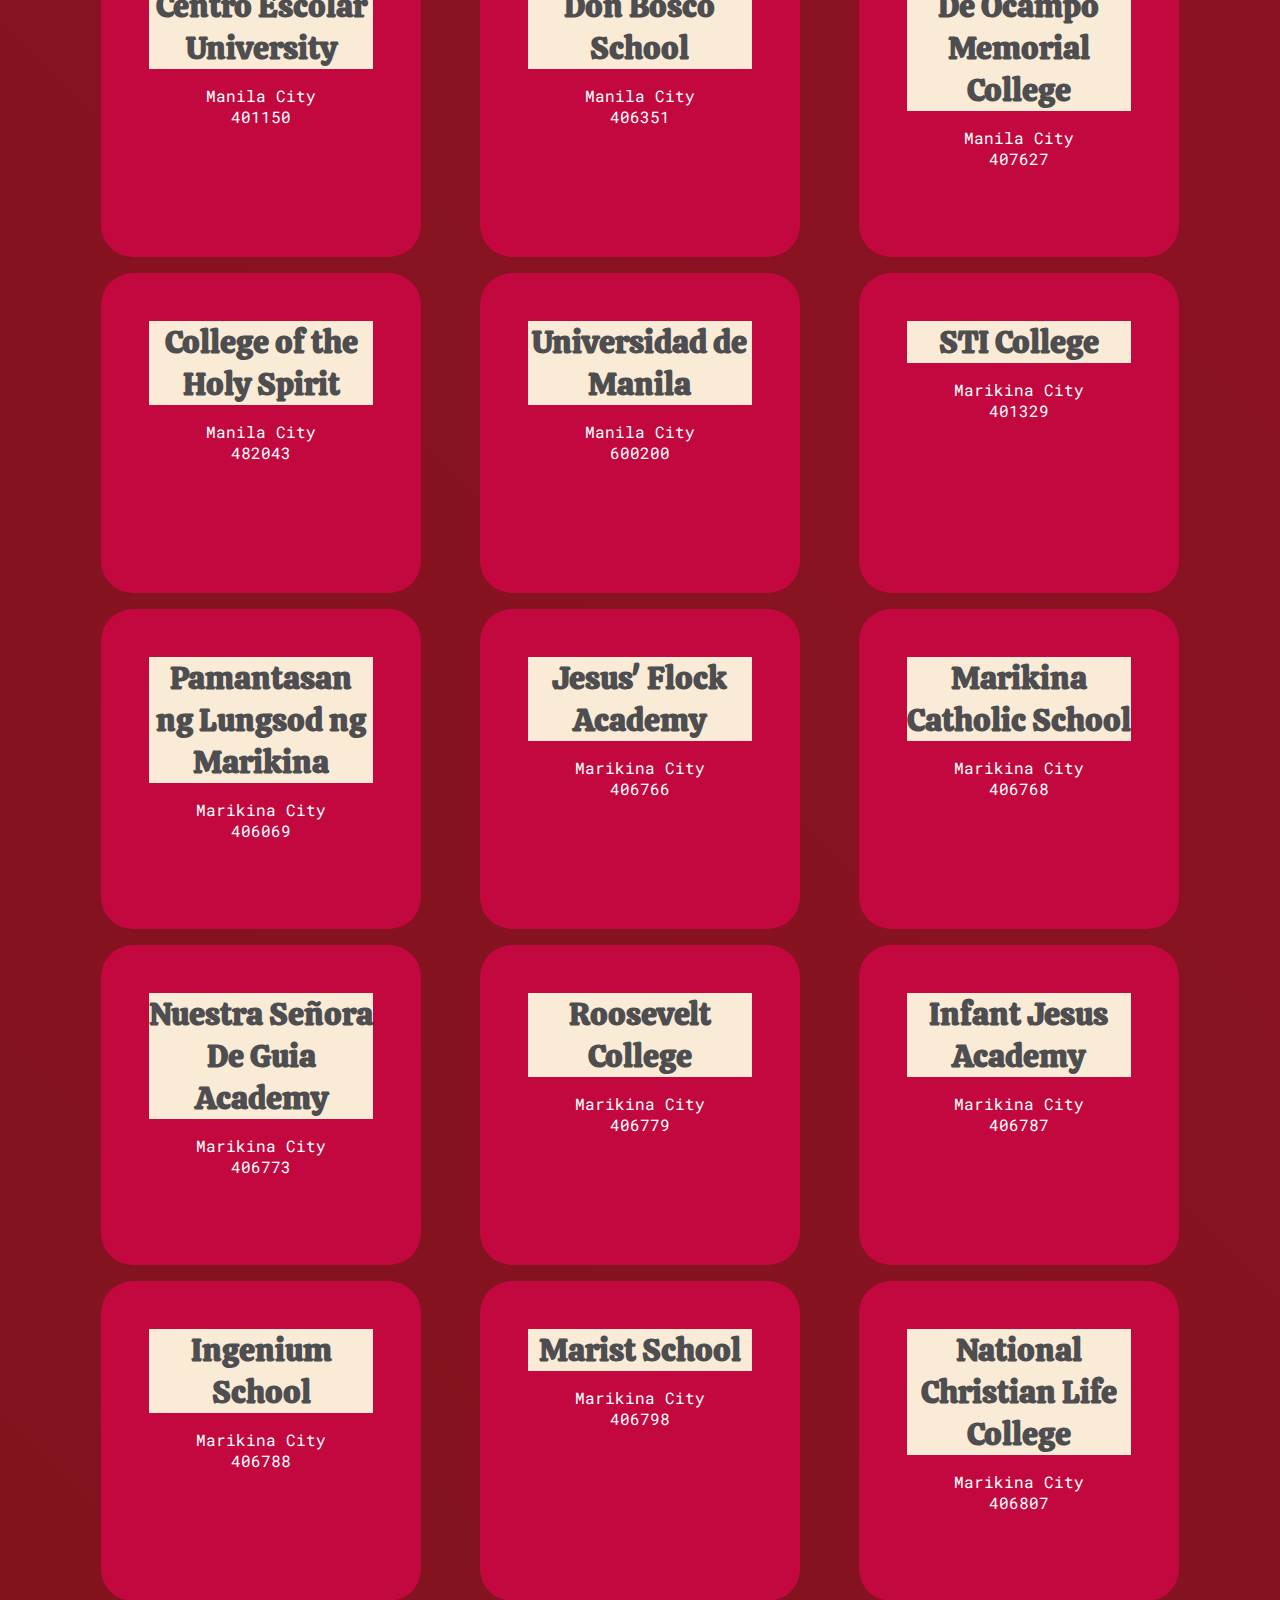
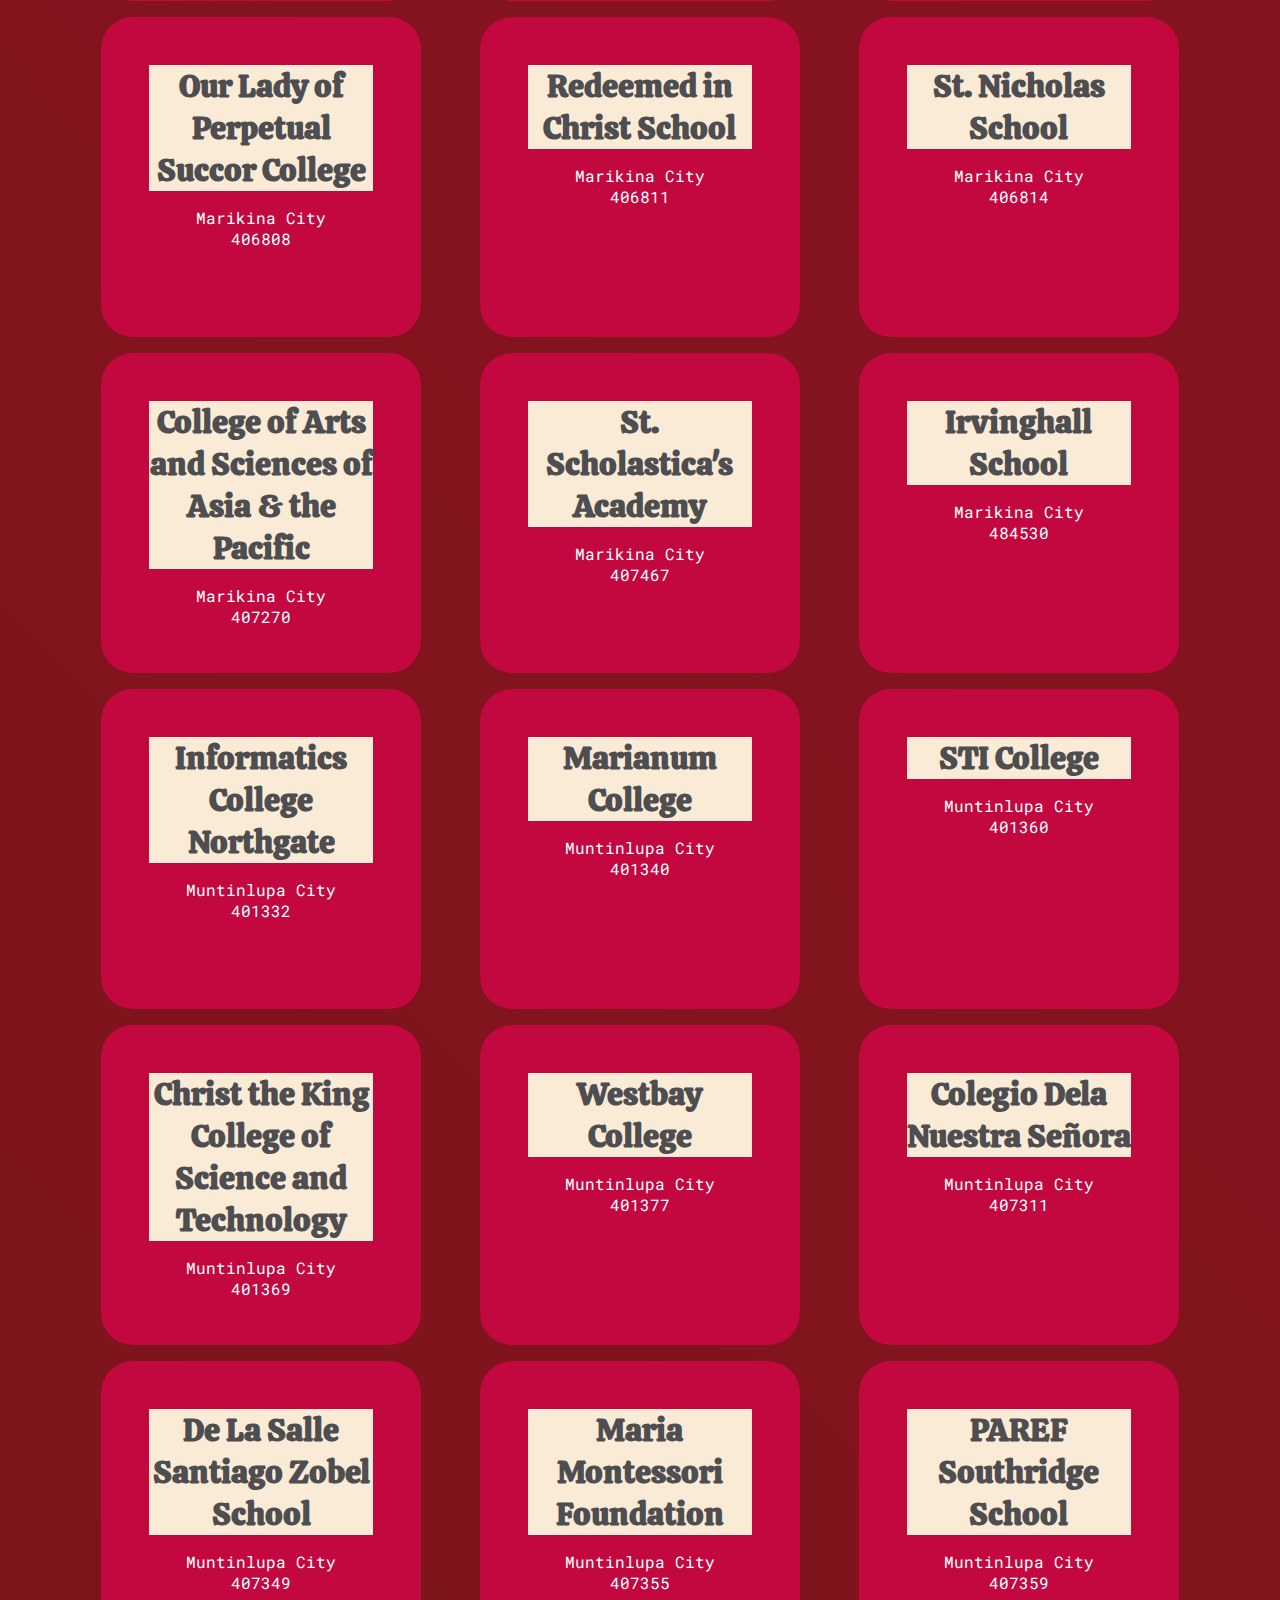
<file: PATHWALKER/tracks/humassessment.html>
<!DOCTYPE html>
<html lang="en">
<head>
    <meta charset="UTF-8">
    <meta name="viewport" content="width=device-width, initial-scale=1.0">
    <link rel="icon" href="../assets\icon\snowicon.ico">
    <link rel="stylesheet" href="../stylesheet.css">
    <link rel="stylesheet" href="https://fonts.googleapis.com/css2?family=Material+Symbols+Outlined:opsz,wght,FILL,GRAD@20..48,100..700,0..1,-50..200" />

    <title>Path Walker - HUMANITIES AND SOCIAL SCIENCES</title>
</head>
<body>
    <div class="content">

        <p class="final">The strand most suited for you under ACADEMIC TRACK is</p>
        <h1 class="tracktitle">HUMANITIES AND SOCIAL SCIENCES STRAND</h1>

    </div>

    <div class="data" id="data">
        
    </div>

    <script src="../code.js"></script>
    <script src="../database/retrieveHUM.js"></script>
</body>
</html>
</file>
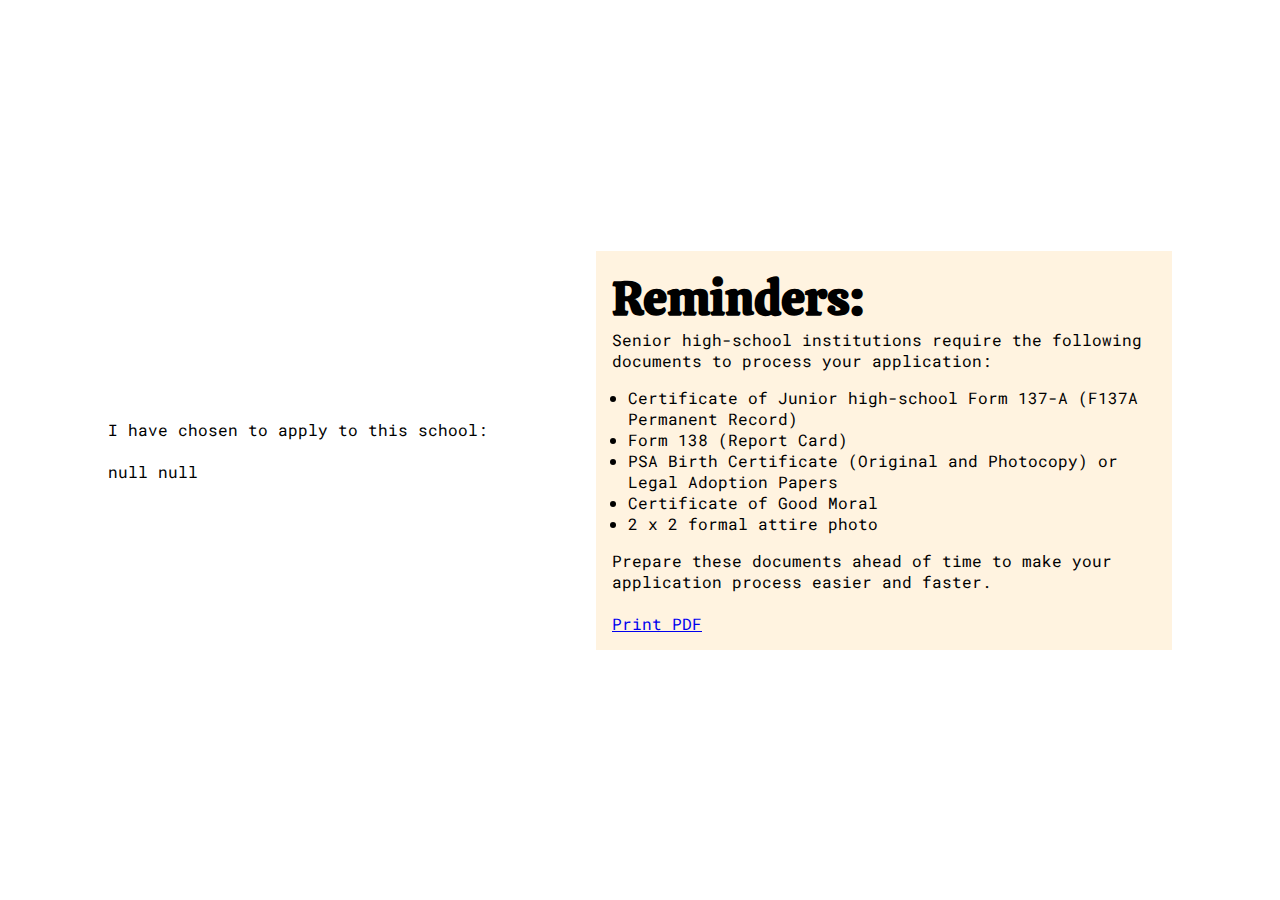
<file: PATHWALKER/tracks/print.html>
<!DOCTYPE html>
<html lang="en">
<head>
    <meta charset="UTF-8">
    <meta name="viewport" content="width=device-width, initial-scale=1.0">
    <link rel="icon" href="../assets\icon\snowicon.ico">
    <link rel="stylesheet" href="../stylesheet.css">
    <link rel="stylesheet" href="print.css">
    <link rel="stylesheet" href="https://fonts.googleapis.com/css2?family=Material+Symbols+Outlined:opsz,wght,FILL,GRAD@20..48,100..700,0..1,-50..200" />

    <title>My PathWalker Results</title>
</head>
<body>
    <div class="container">
        <div class="printable">
            <p>I have chosen to apply to this school:</p>
            <br>
            <h1 id="schoolname">Your School Here</h1>
            <p id="schoolinfo">School info here</p>
            <p id="programname">Your program here</p>
        </div>

        <div class="reminder">
            <h1>Reminders:</h1>
            <p>Senior high-school institutions require the following documents to process your application:</p>
            <ul>
                <li>Certificate of Junior high-school Form 137-A (F137A Permanent Record)</li>
                <li>Form 138 (Report Card)</li>
                <li>PSA Birth Certificate (Original and Photocopy) or Legal Adoption Papers</li>
                <li>Certificate of Good Moral</li>
                <li>2 x 2 formal attire photo</li>
            </ul>
            <p>Prepare these documents ahead of time to make your application process easier and faster.</p>
            <br>
            <a href="print.html" id="generatePDFLink">Print PDF</a>
        </div>
    </div>
    
    <script>
        console.log(localStorage.getItem('schoolid'));
        console.log(localStorage.getItem('schoolname'));
        console.log(localStorage.getItem('strand'));
        console.log(localStorage.getItem('schooladdr'));

        document.getElementById('generatePDFLink').addEventListener('click', printDocument);
  
        function printDocument() {
          window.print();
        }

        document.addEventListener('DOMContentLoaded', function() {
            let schoolnameval = document.getElementById('schoolname');
            let programnameval = document.getElementById('programname');
            let schoolinfoval = document.getElementById('schoolinfo');
            let schoolname = localStorage.getItem('schoolname');
            let schoolId = localStorage.getItem('schoolid');
            let schooladdr = localStorage.getItem('schooladdr');
            let programname = localStorage.getItem('strand');

            schoolnameval.innerText = schoolname;
            programnameval.innerText = programname;
            schoolinfoval.innerText = schoolId + ' ' + schooladdr
        });
    </script>
</body>
</html>
</file>
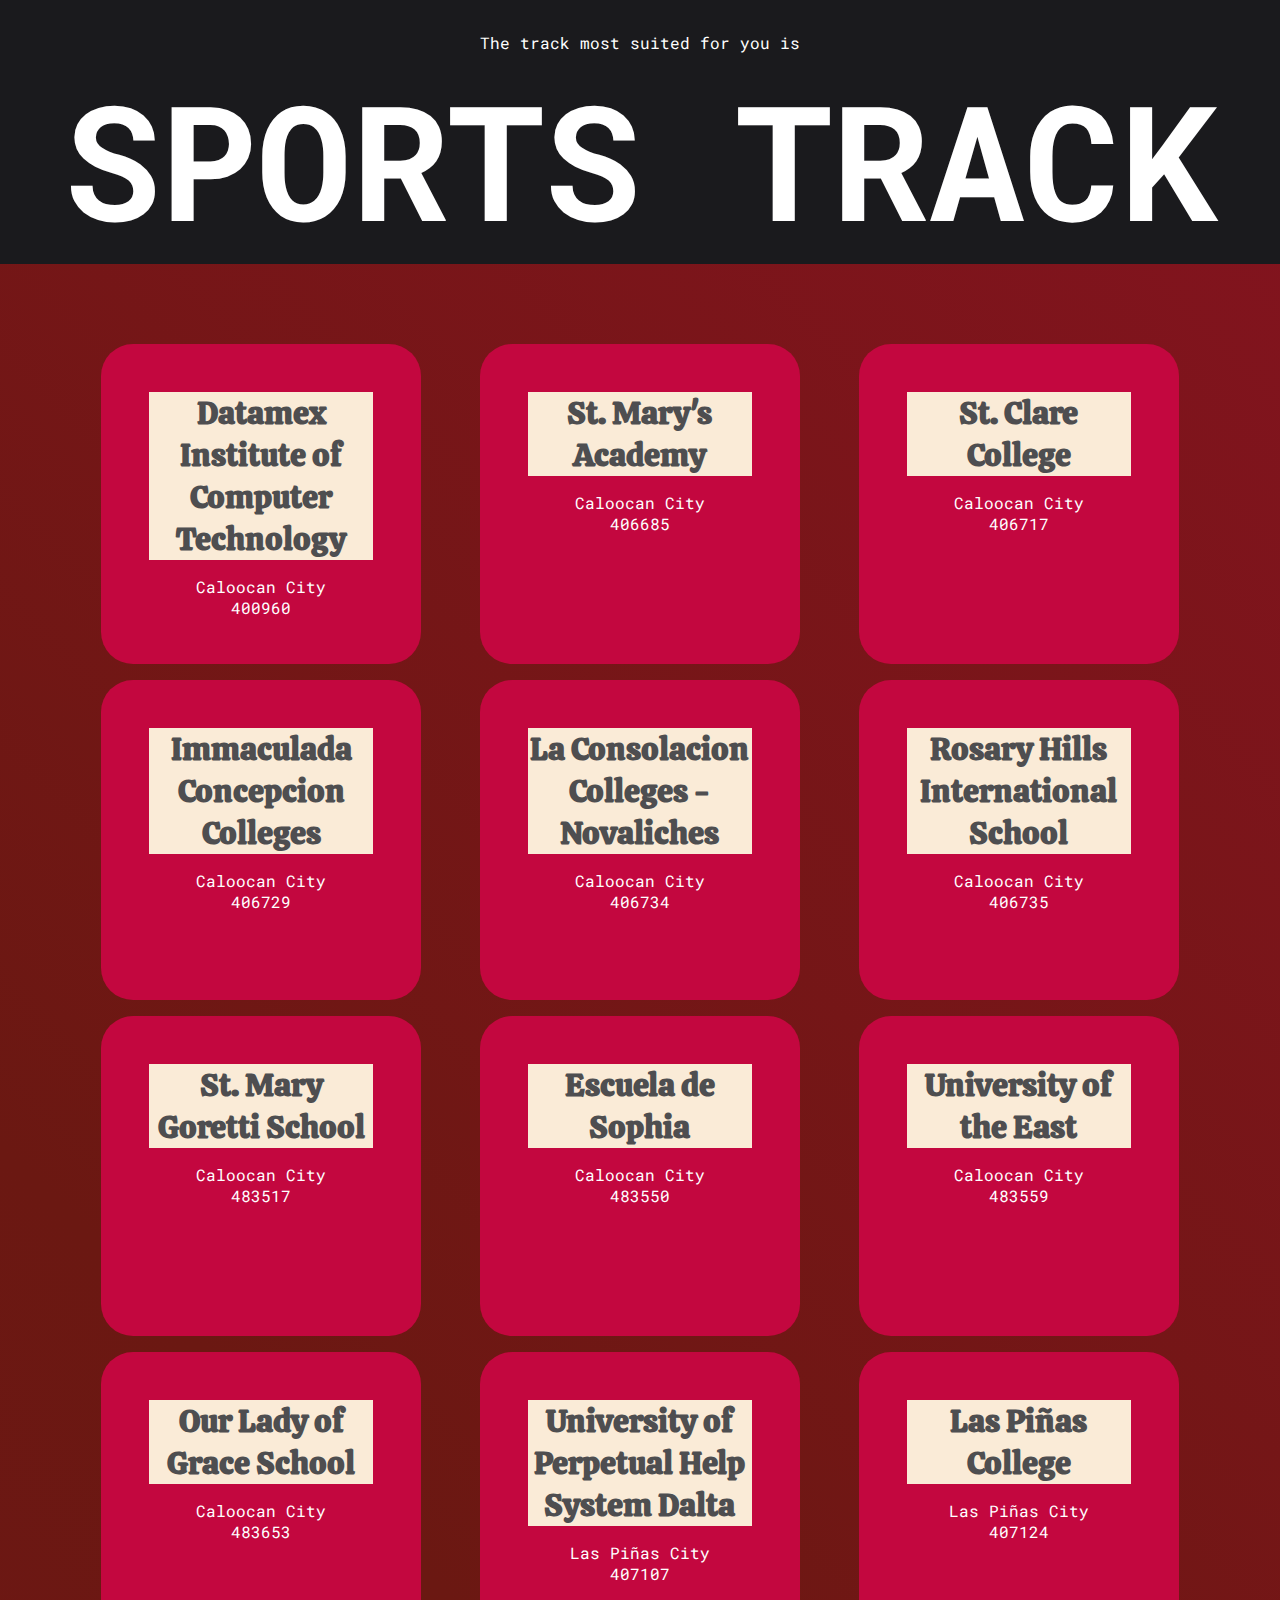
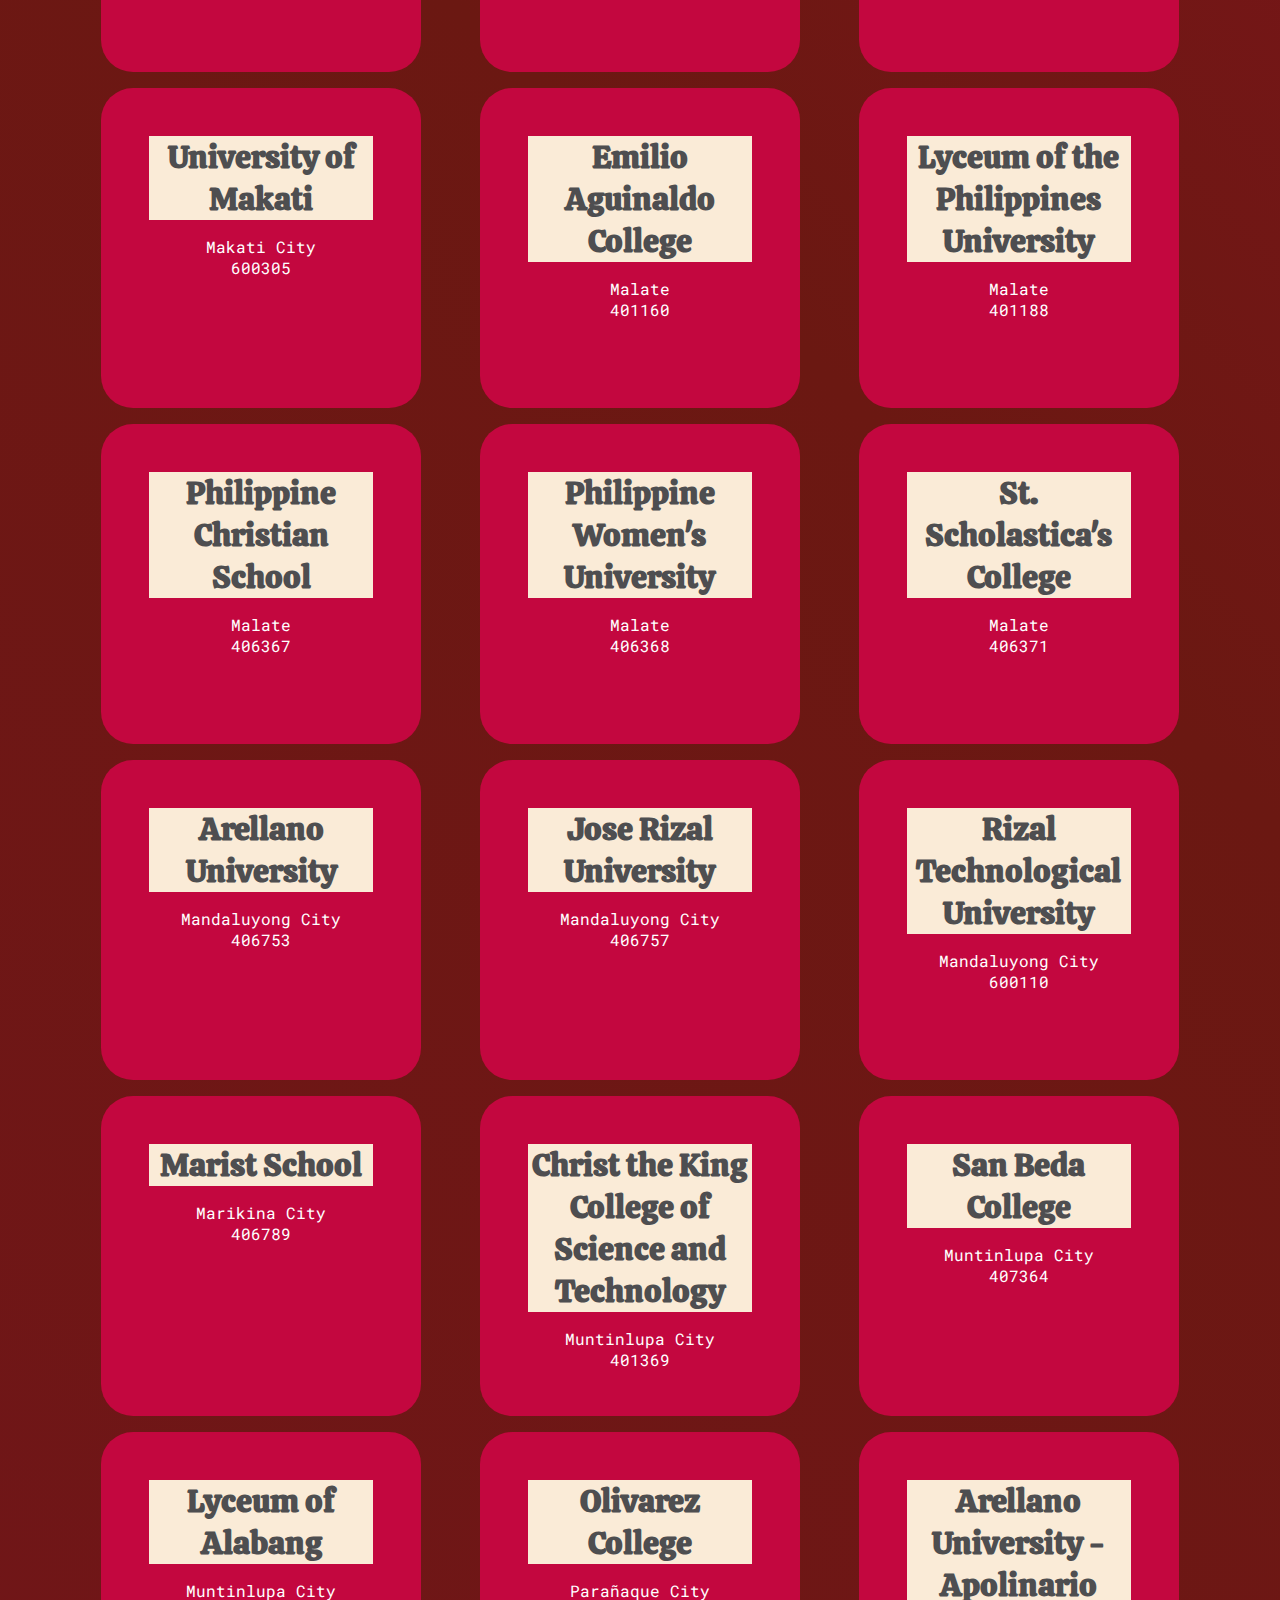
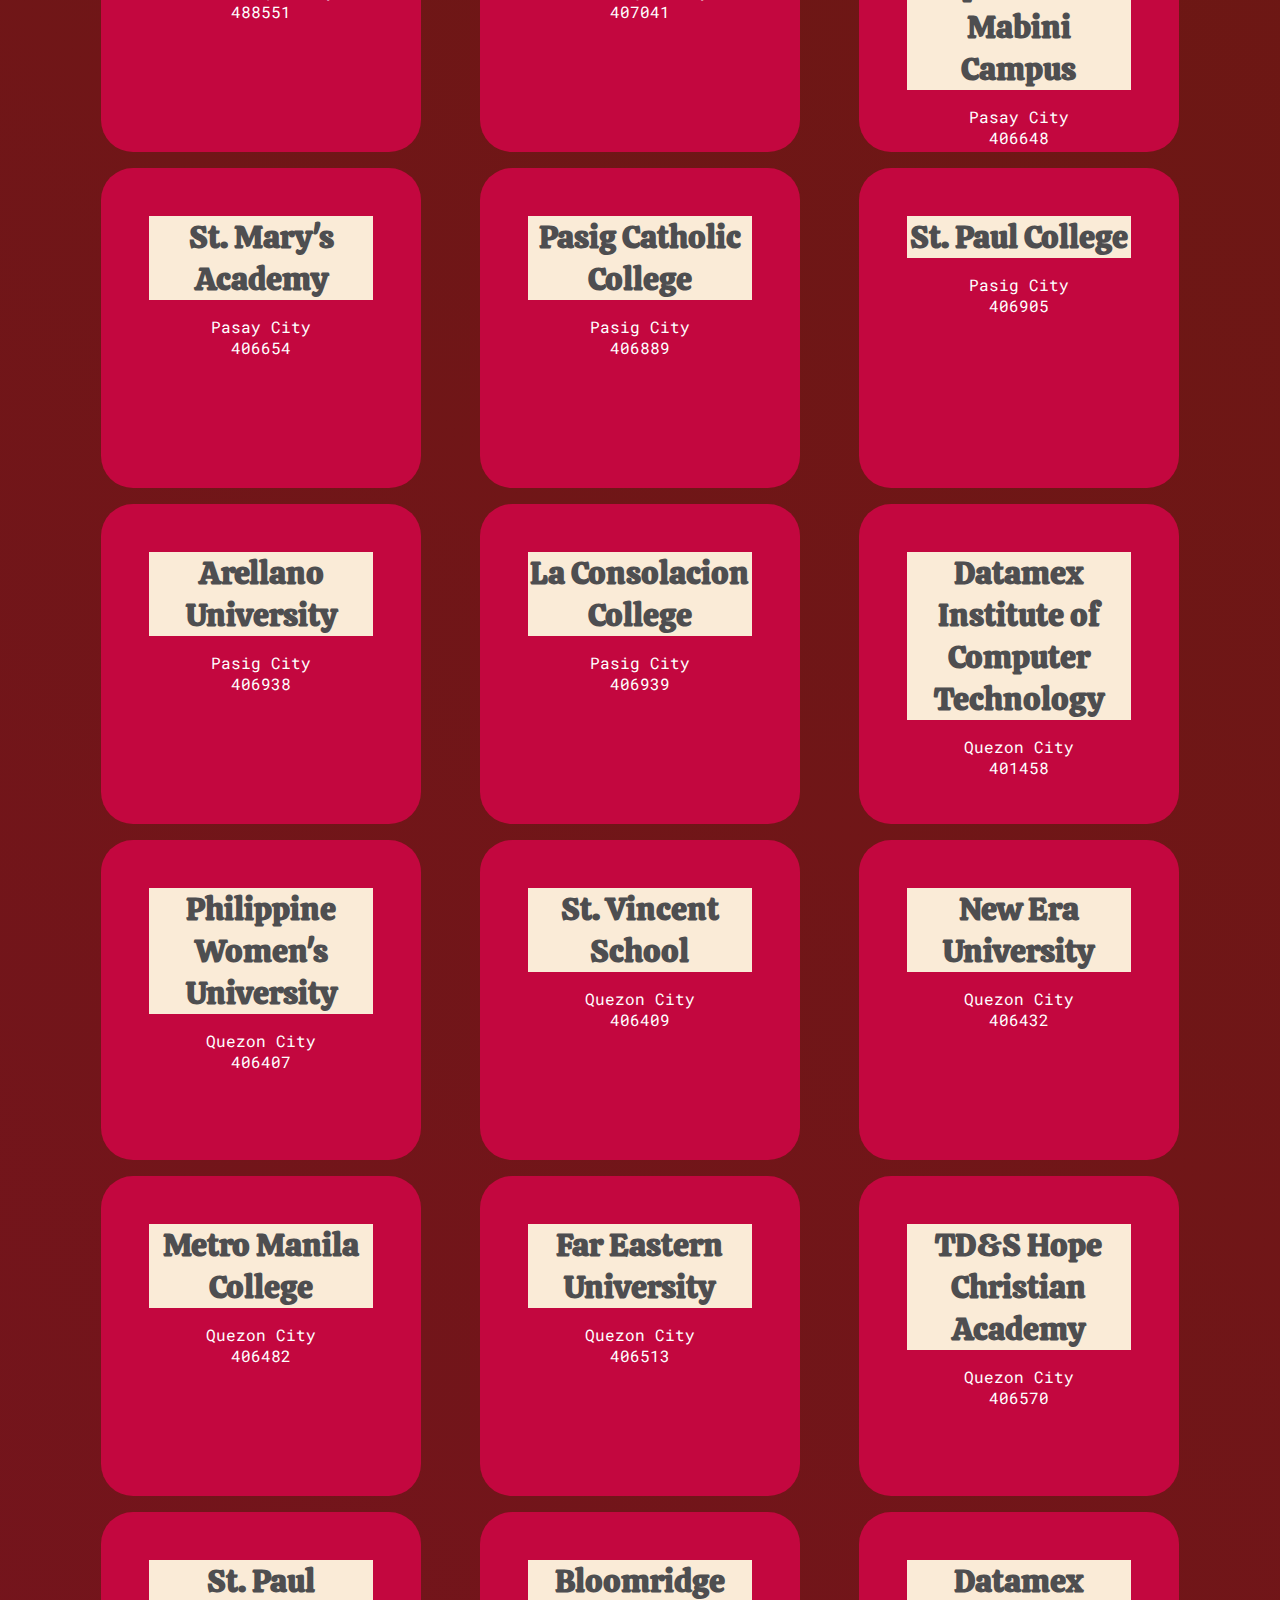
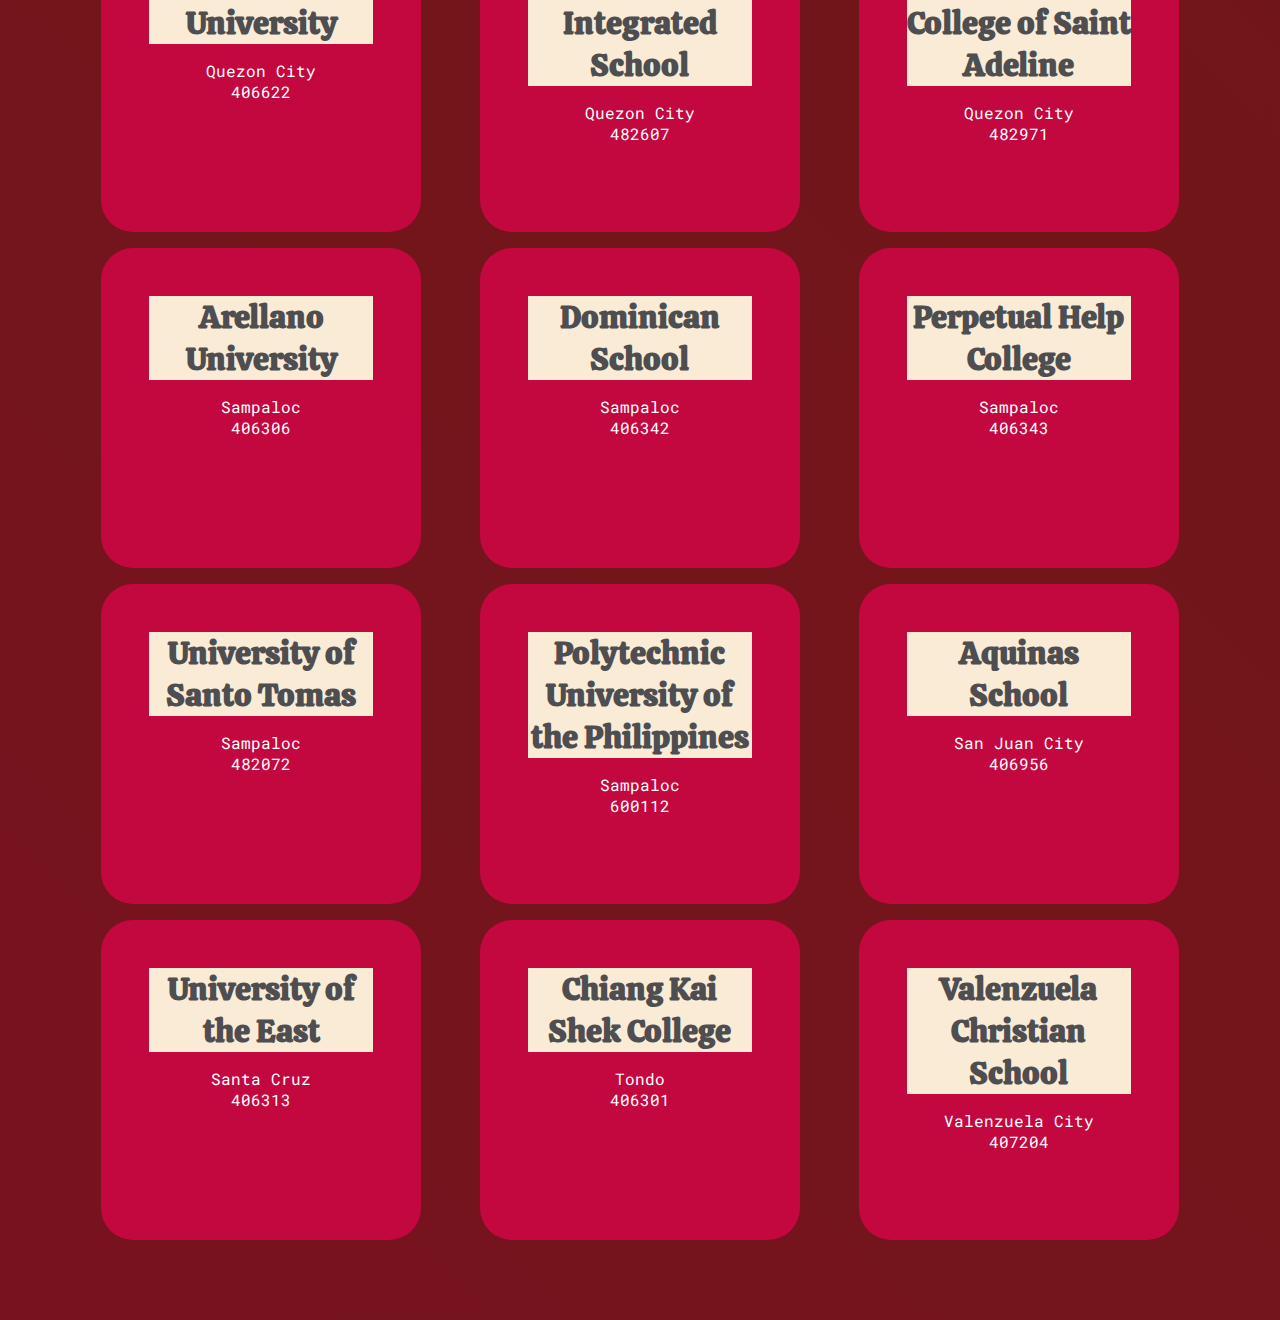
<file: PATHWALKER/tracks/sptassessment.html>
<!DOCTYPE html>
<html lang="en">
<head>
    <meta charset="UTF-8">
    <meta name="viewport" content="width=device-width, initial-scale=1.0">
    <link rel="icon" href="../assets\icon\snowicon.ico">
    <link rel="stylesheet" href="../stylesheet.css">
    <link rel="stylesheet" href="https://fonts.googleapis.com/css2?family=Material+Symbols+Outlined:opsz,wght,FILL,GRAD@20..48,100..700,0..1,-50..200" />

    <title>Path Walker - SPORTS</title>
</head>
<body>
    <div class="content">

        <p class="final">The track most suited for you is</p>
        <h1 class="tracktitle">SPORTS TRACK</h1>

    </div>

    <div class="data" id="data">
        
    </div>

    <script src="../code.js"></script>
    <script src="../database/retrieveSPORTS.js"></script>
</body>
</html>
</file>
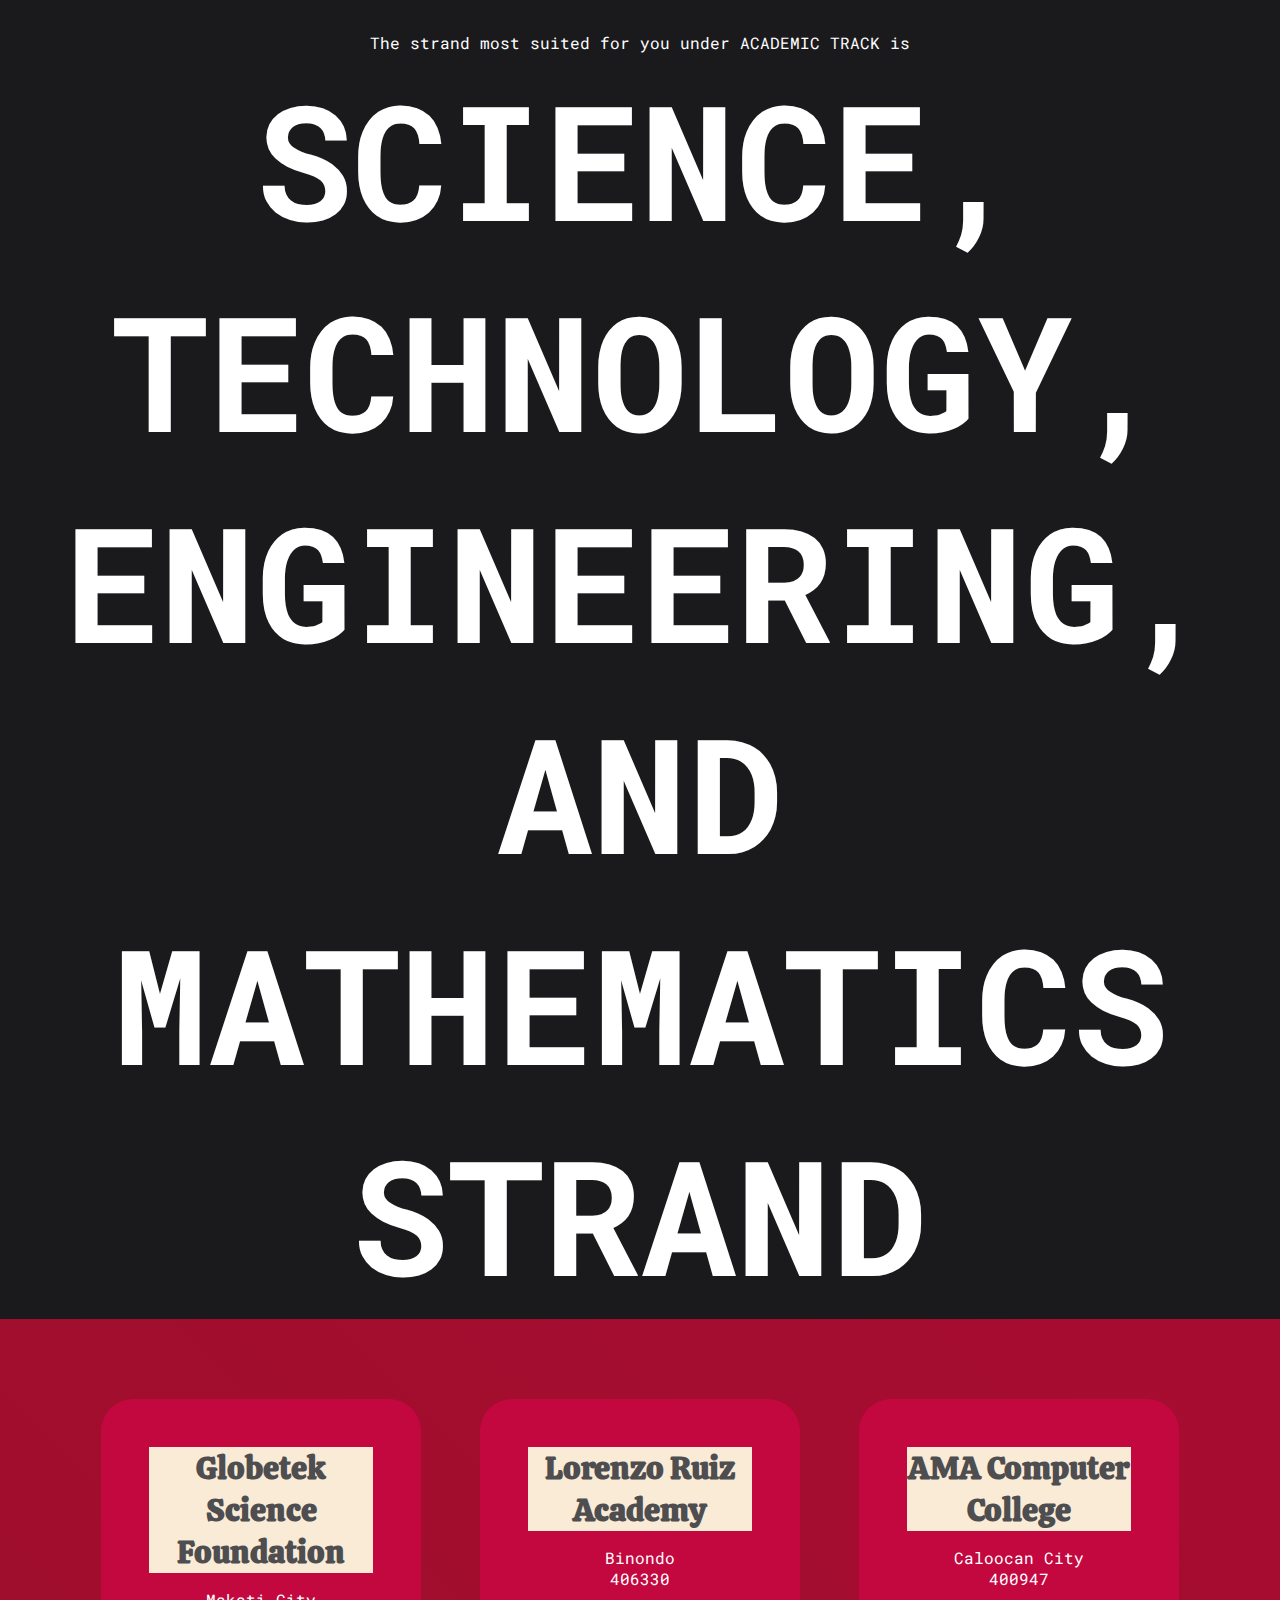
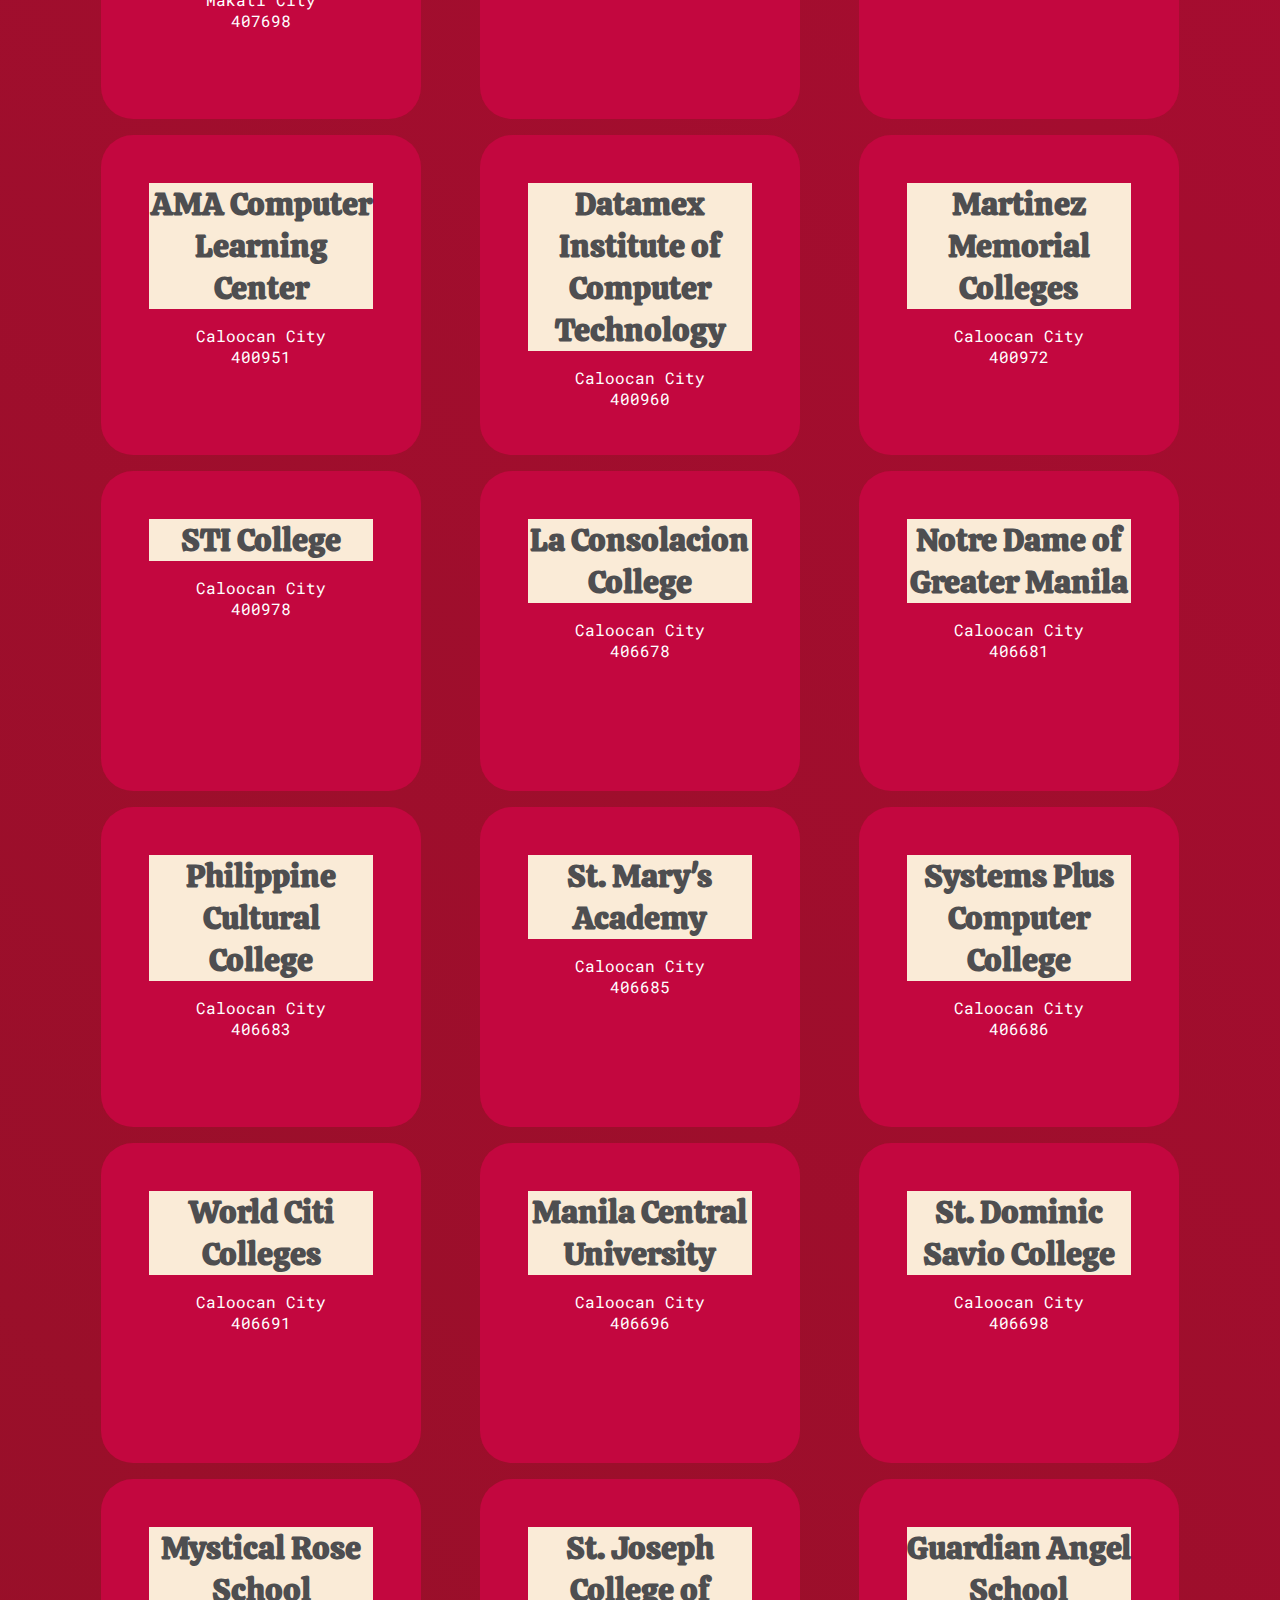
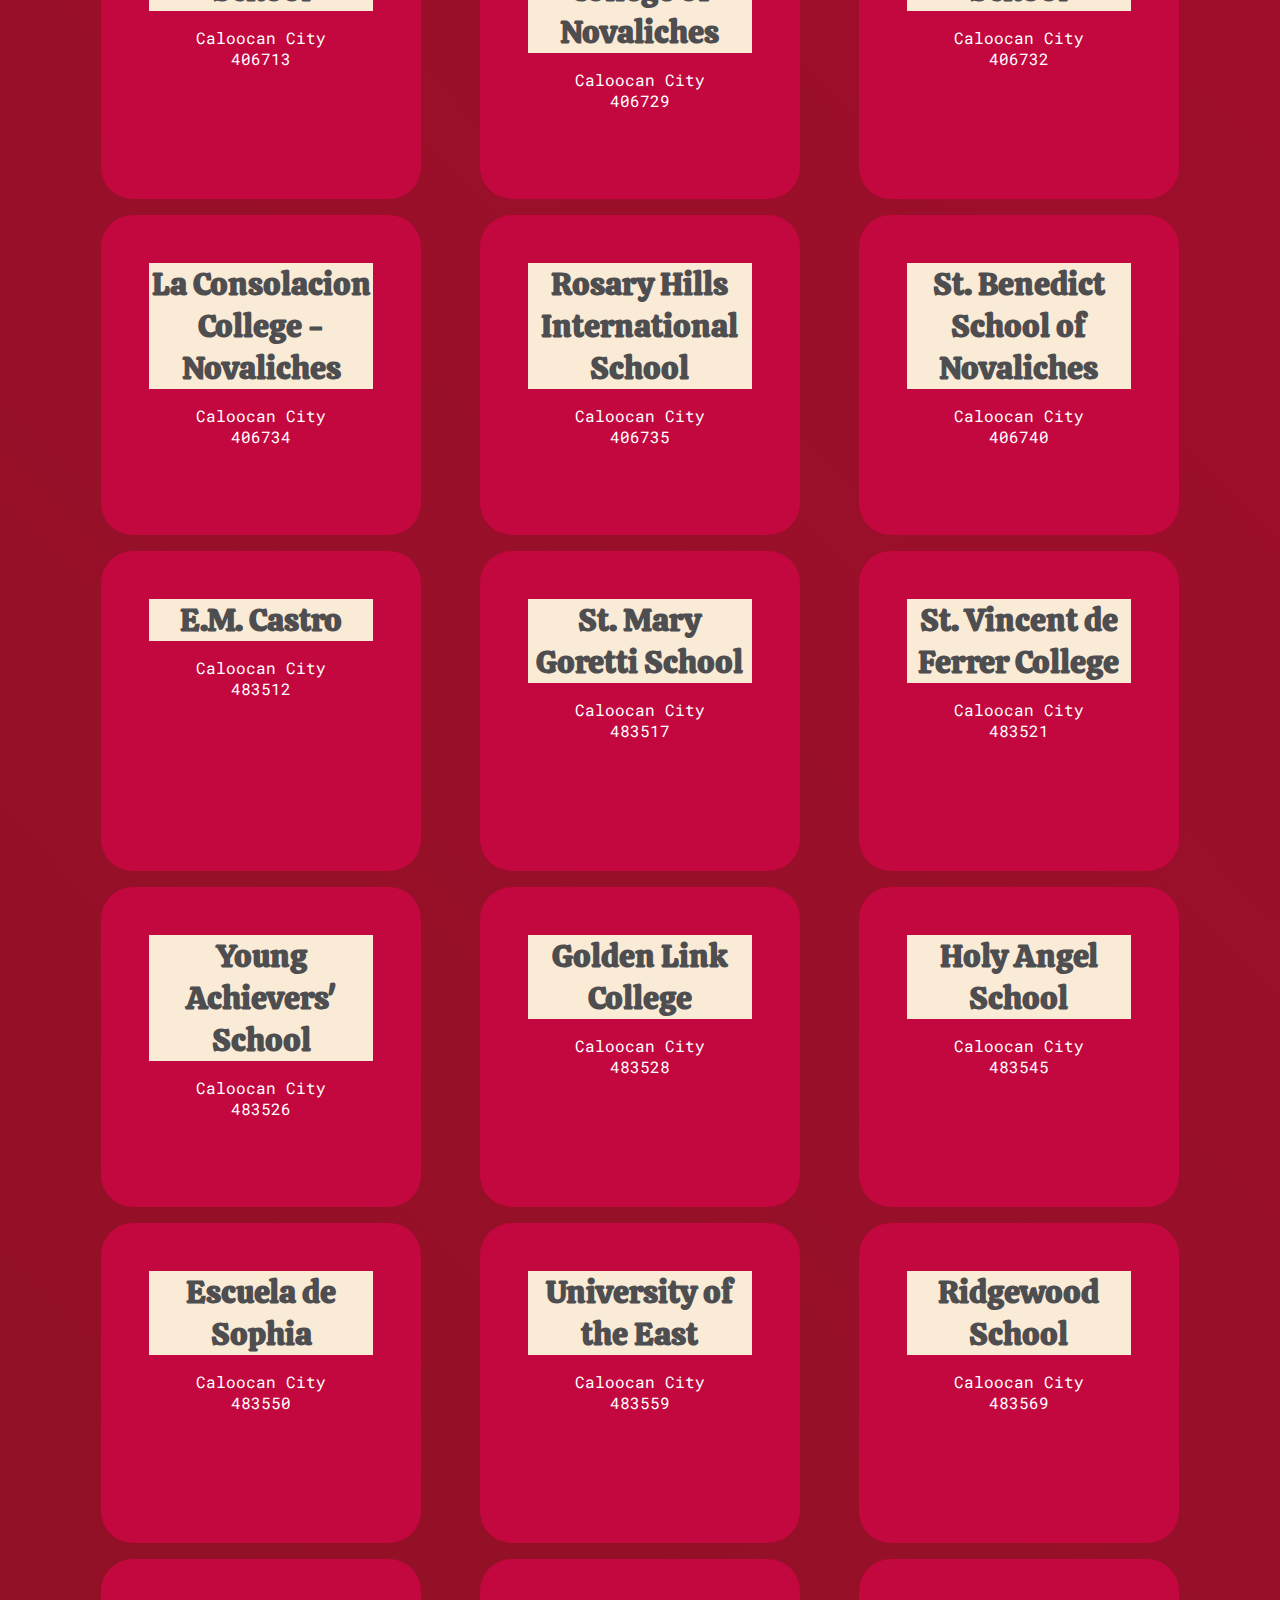
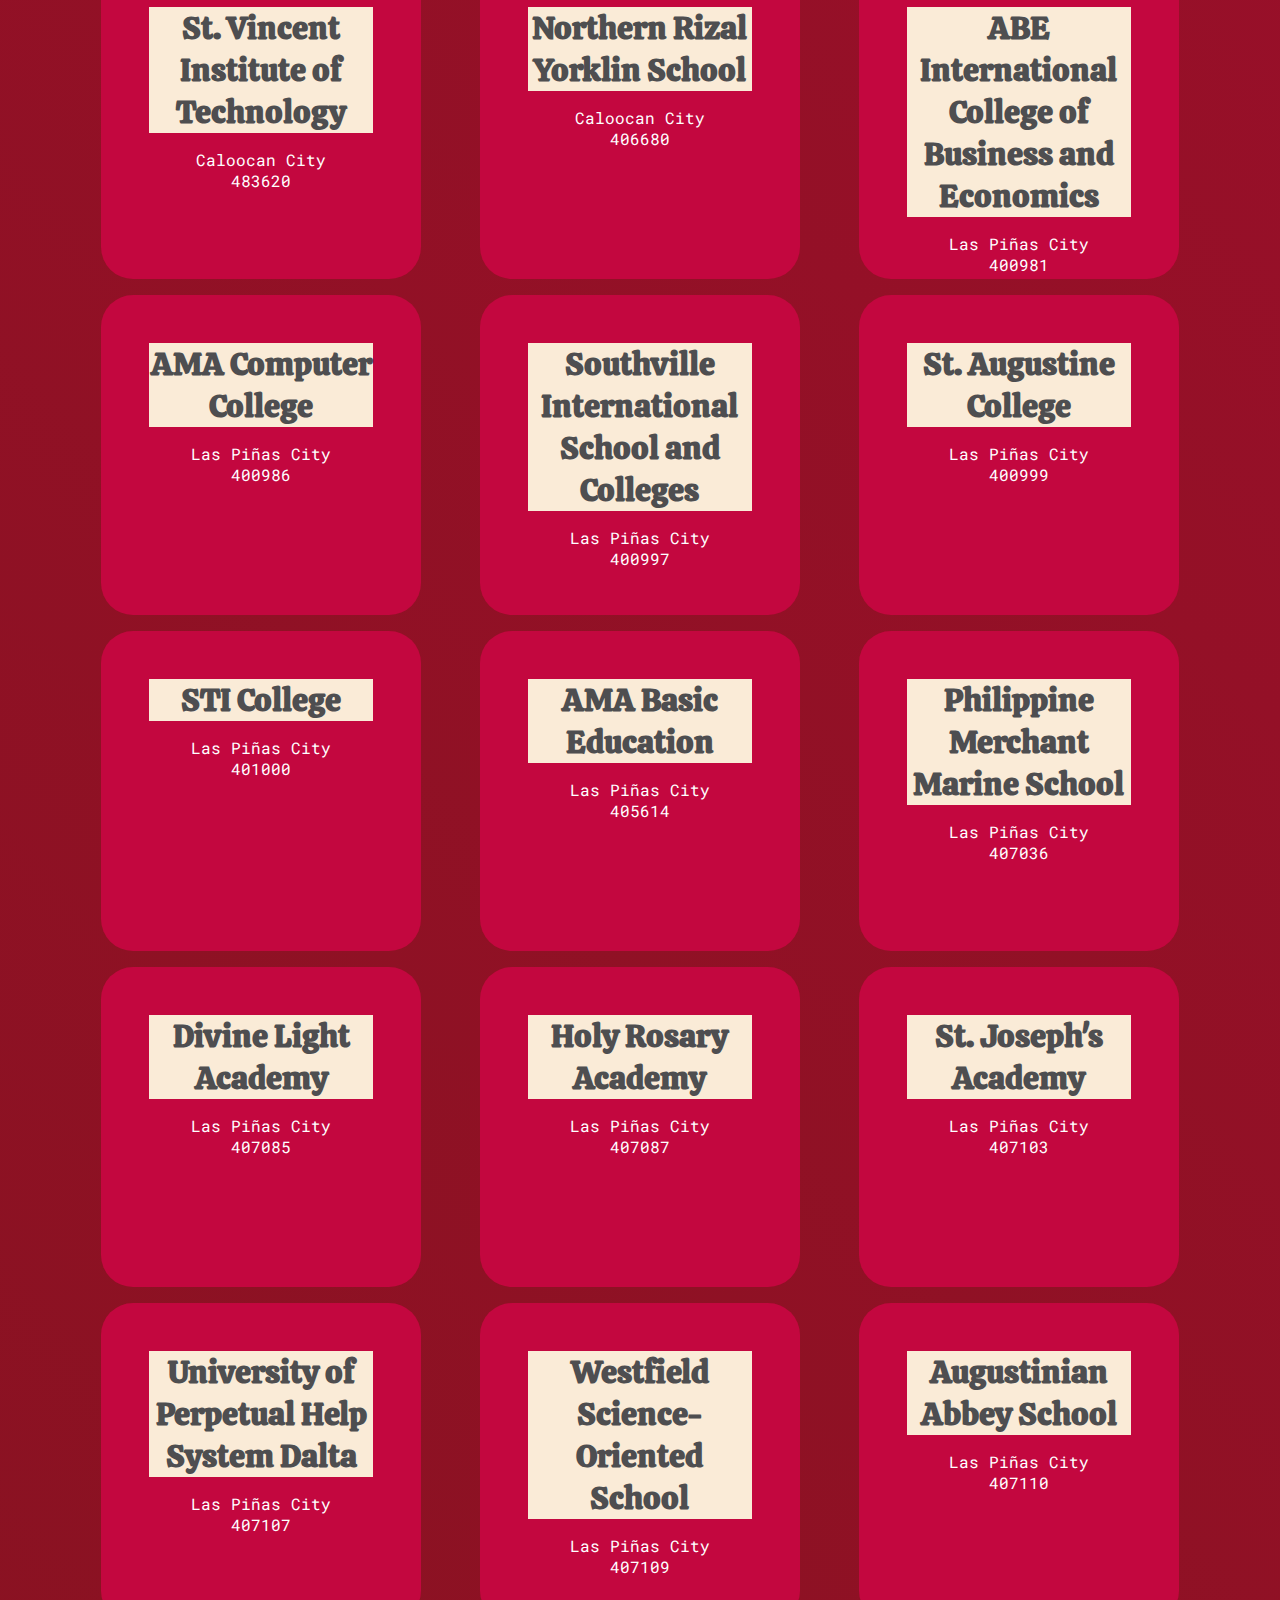
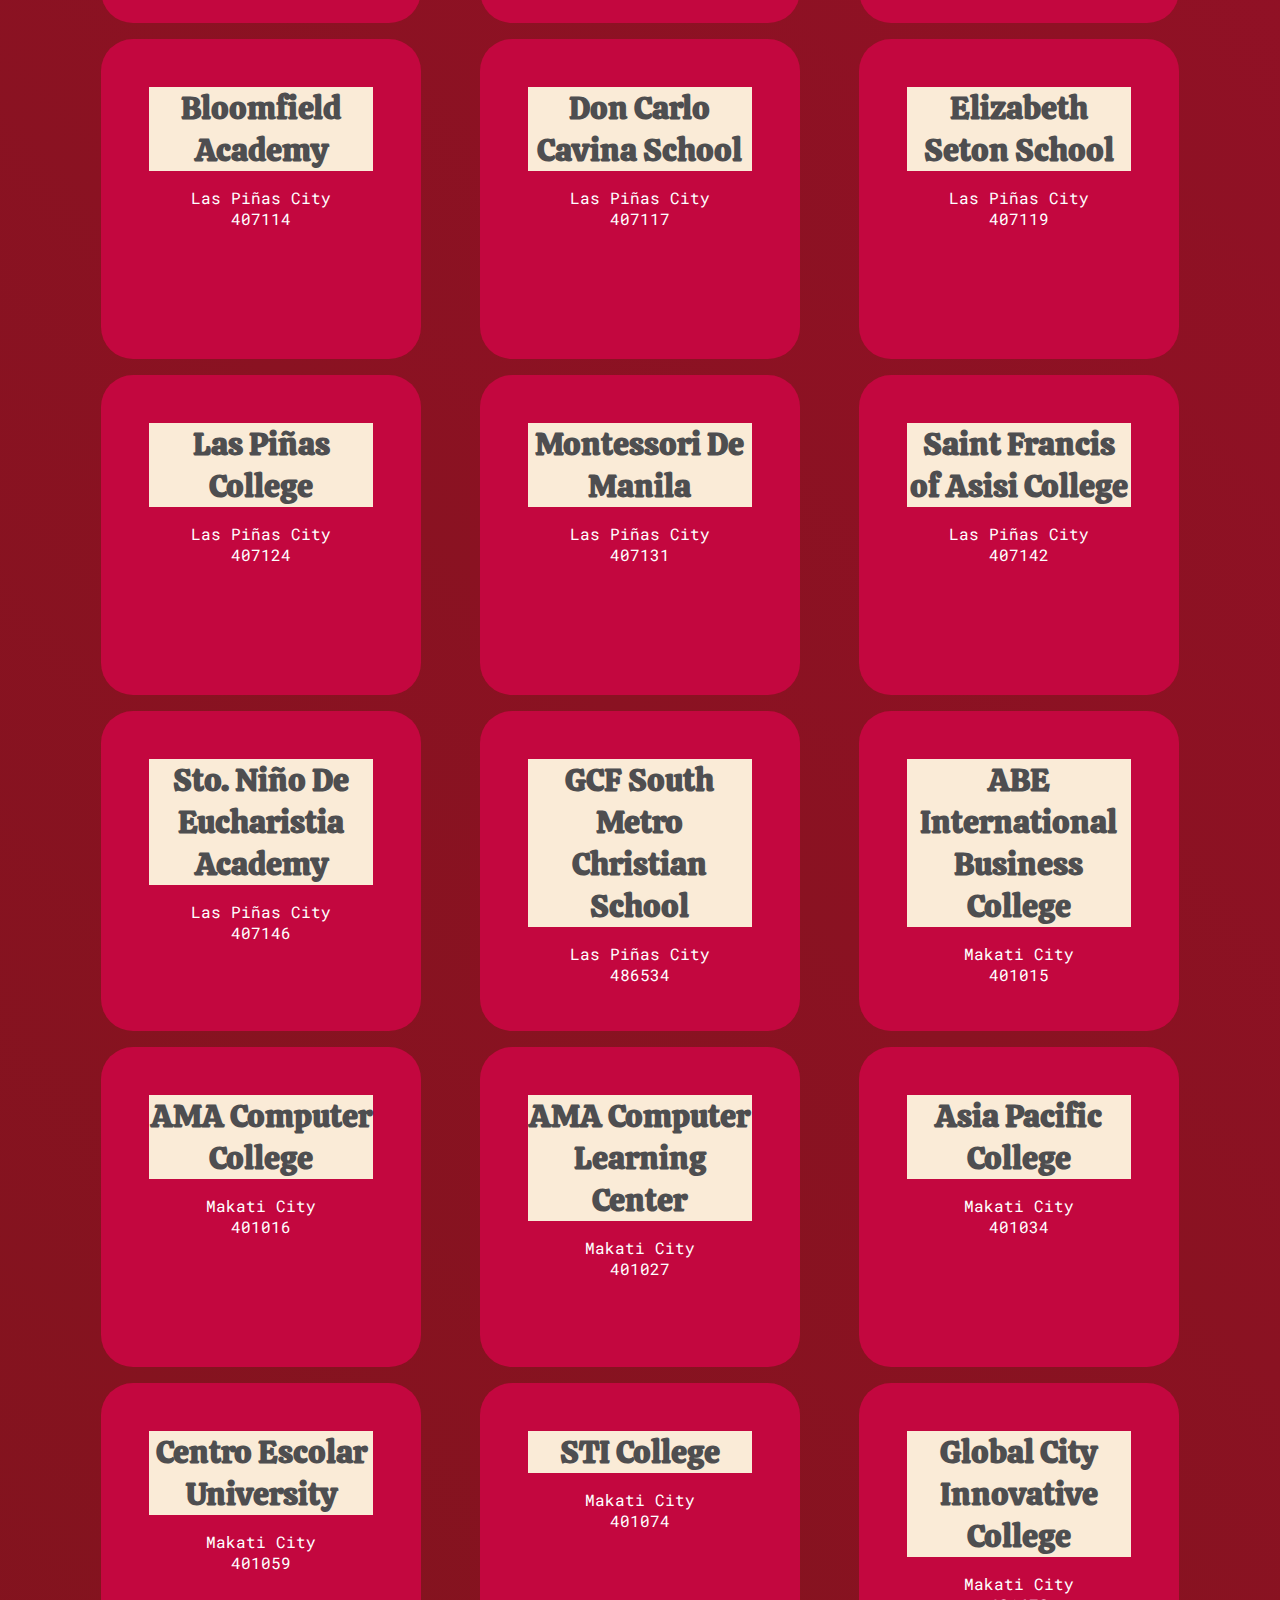
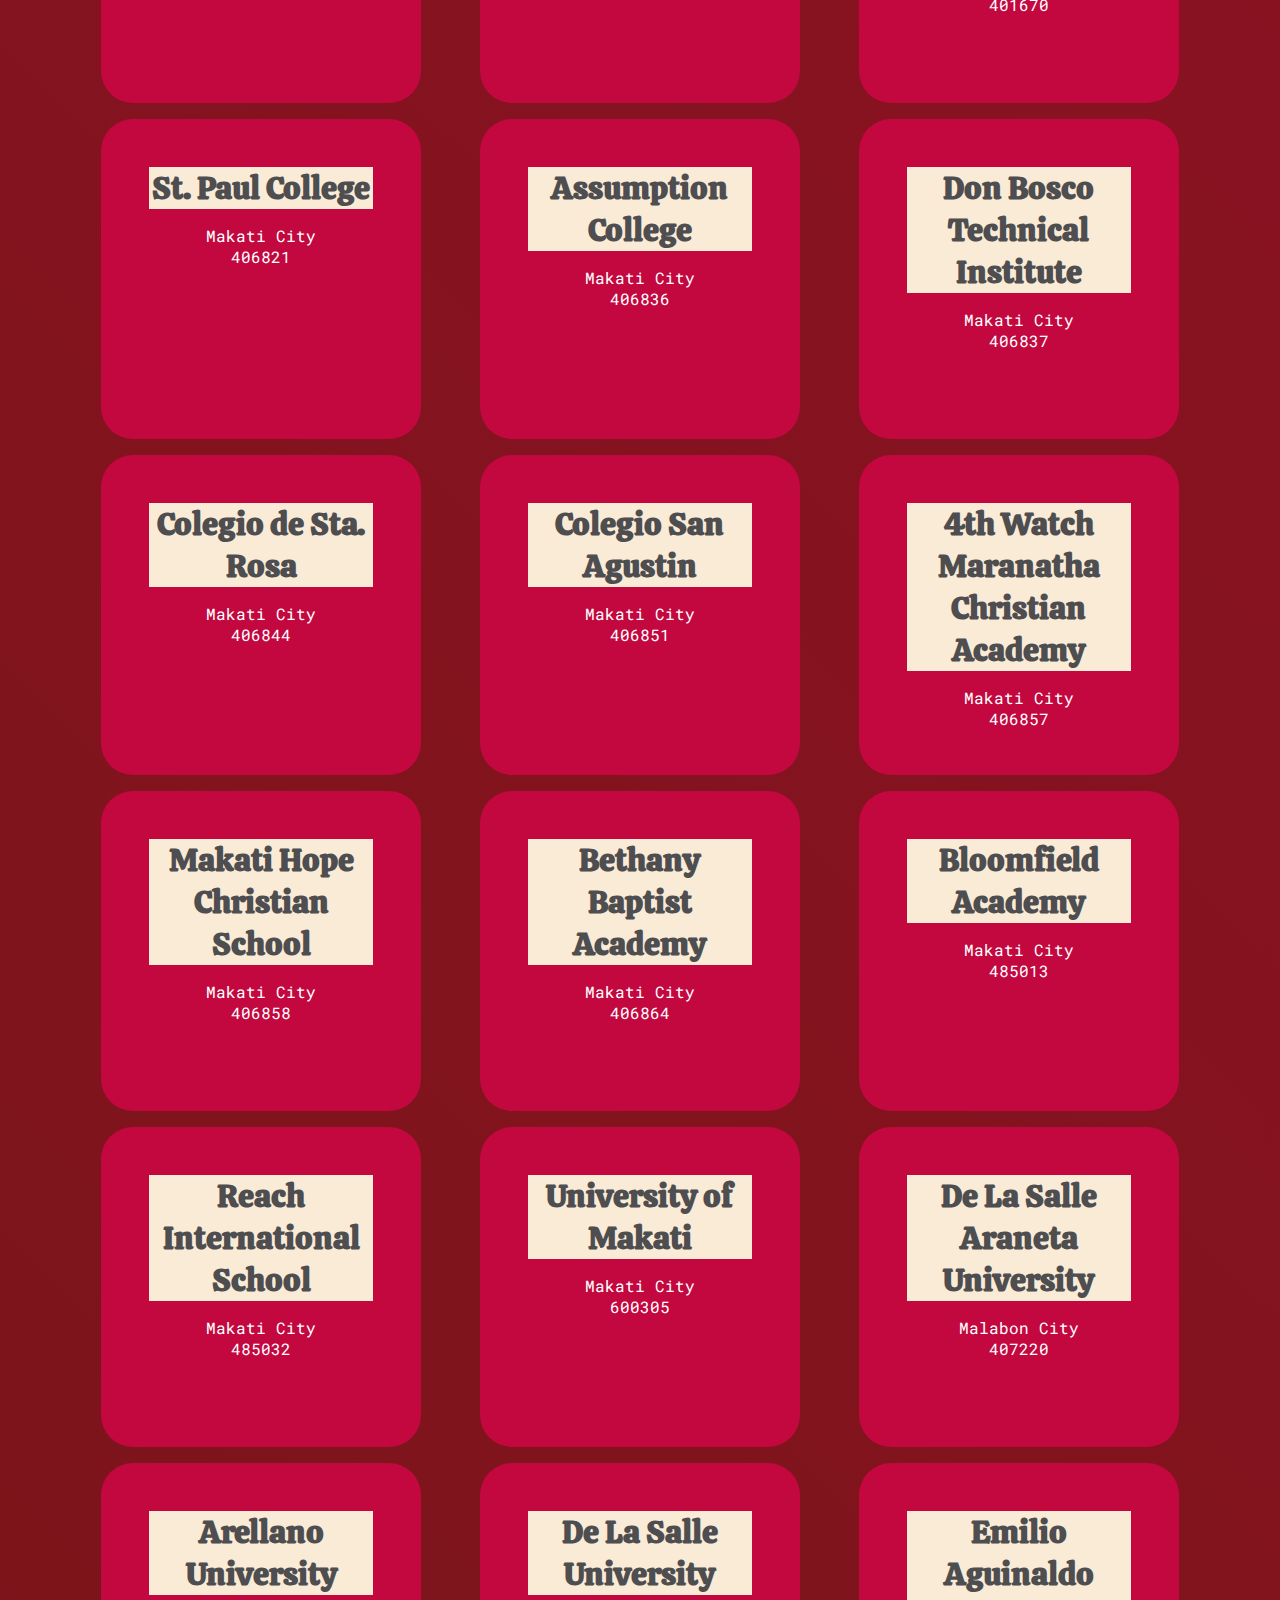
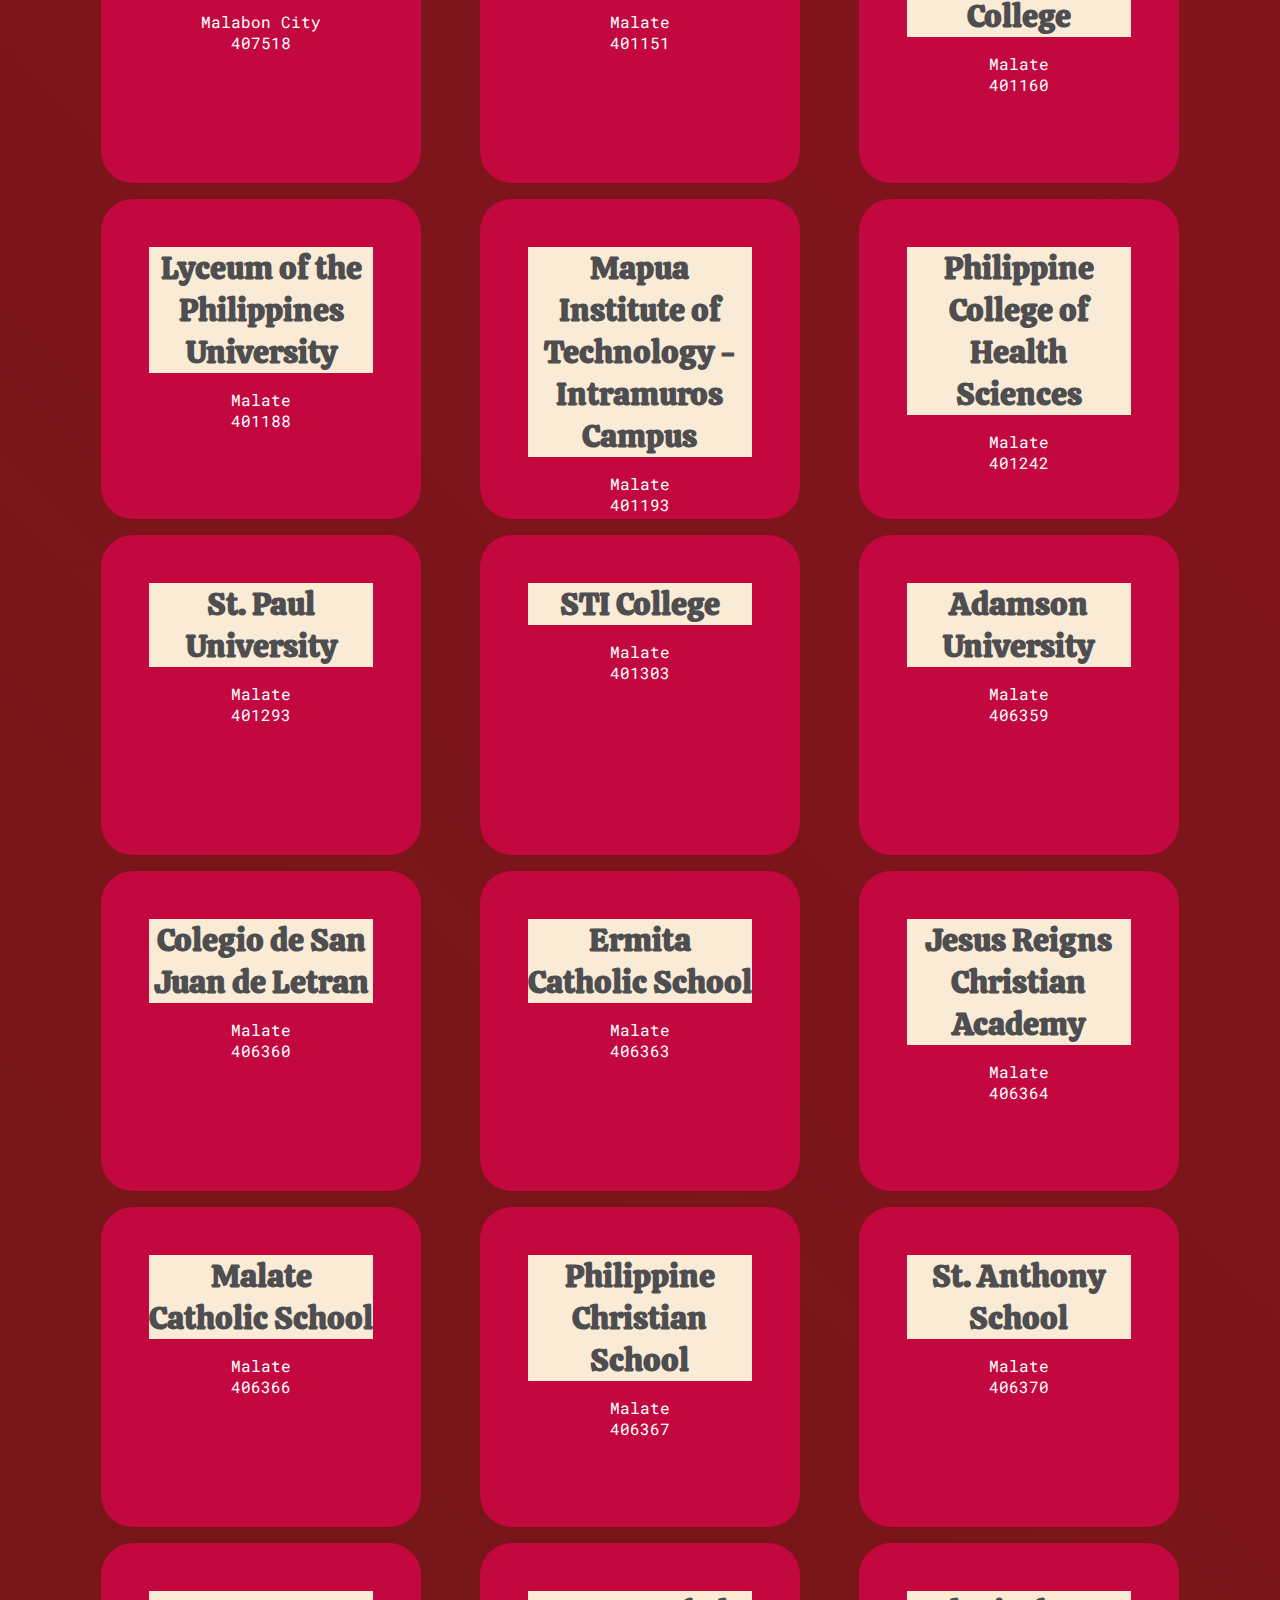
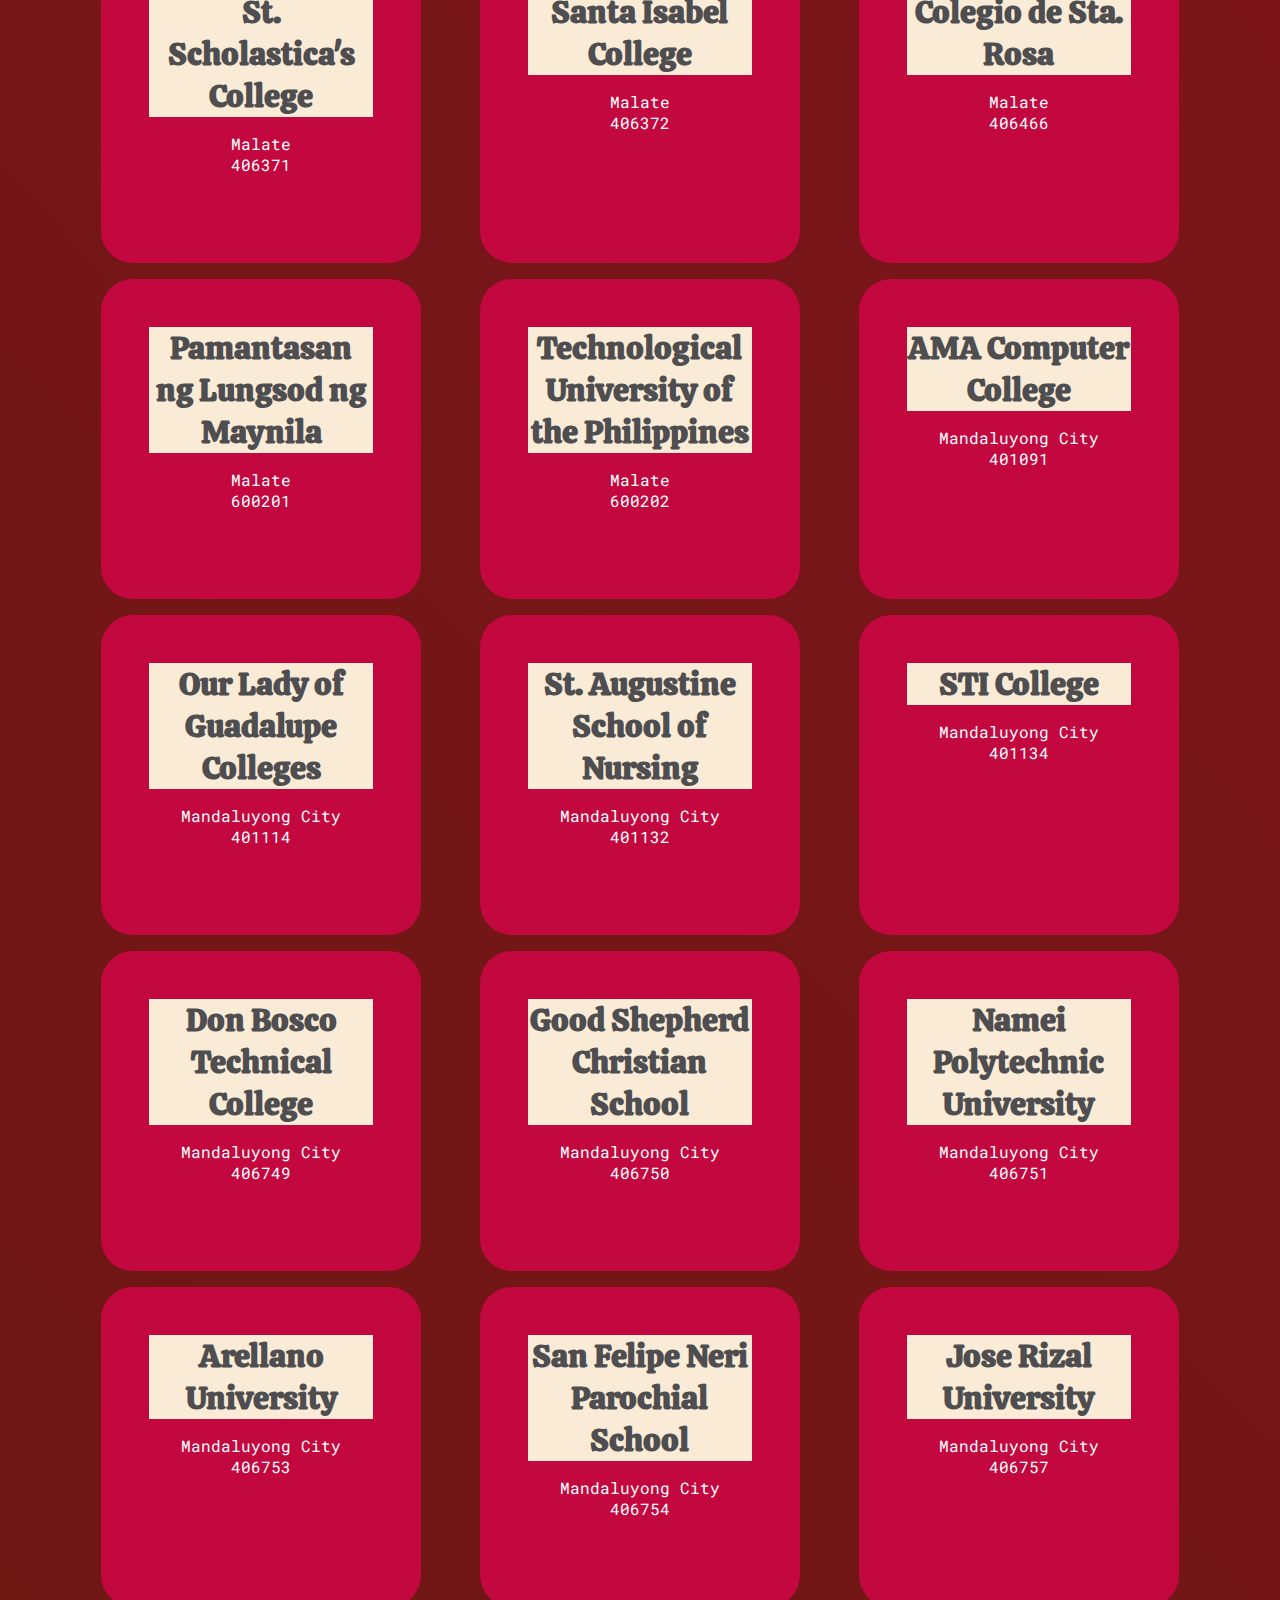
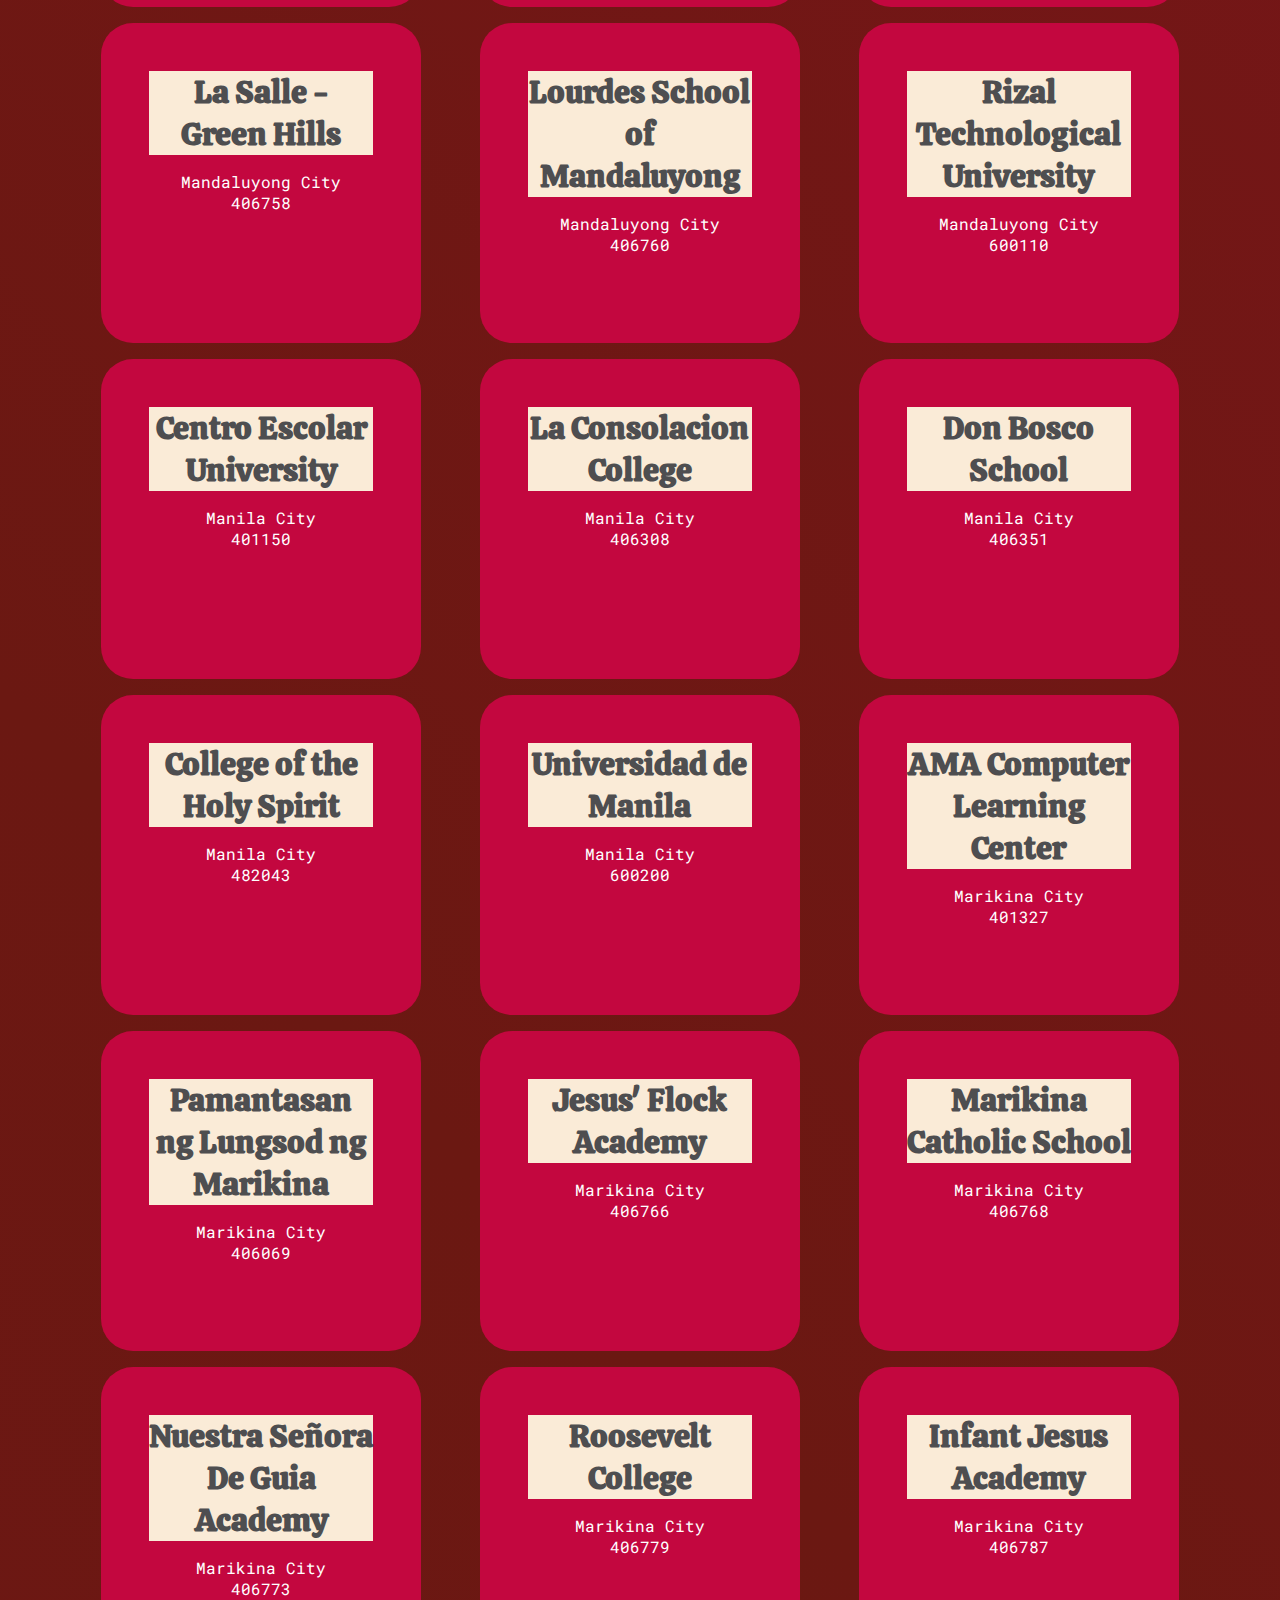
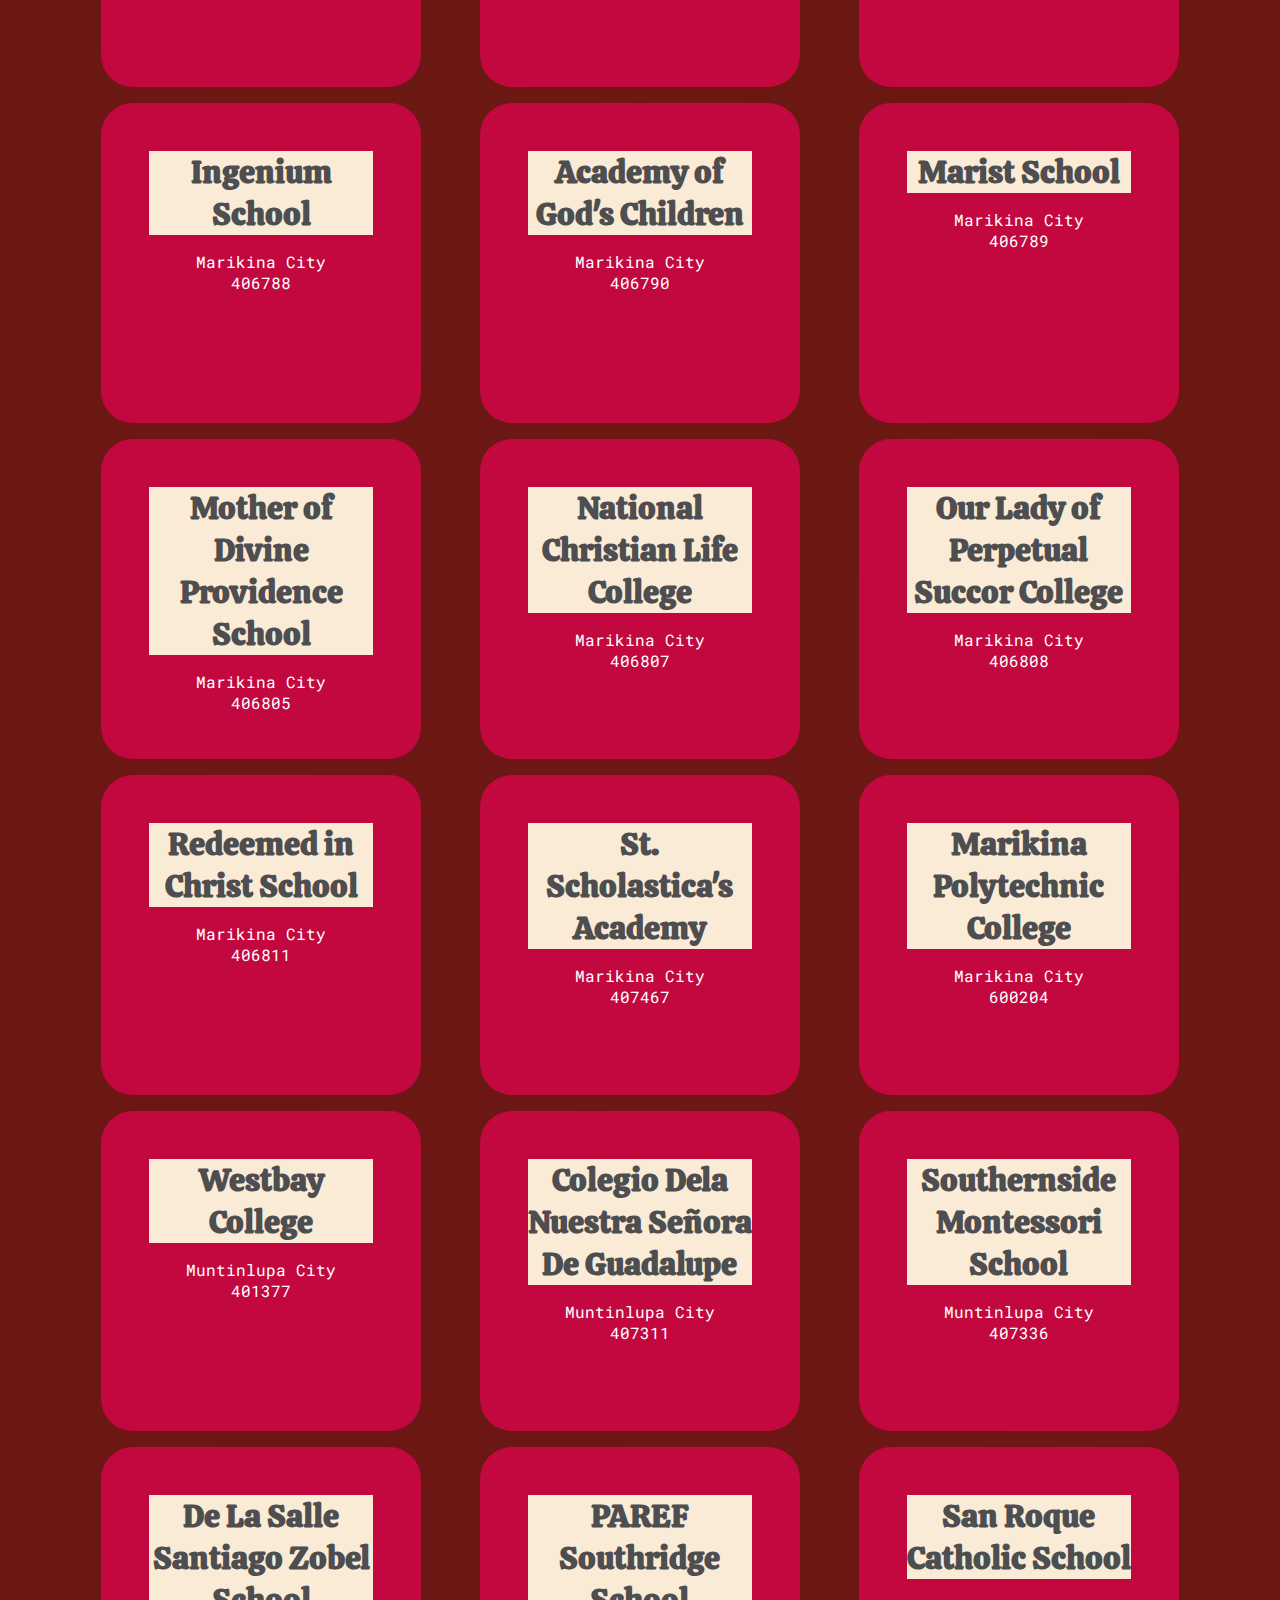
<file: PATHWALKER/tracks/stemassessment.html>
<!DOCTYPE html>
<html lang="en">
<head>
    <meta charset="UTF-8">
    <meta name="viewport" content="width=device-width, initial-scale=1.0">
    <link rel="icon" href="../assets\icon\snowicon.ico">
    <link rel="stylesheet" href="../stylesheet.css">
    <link rel="stylesheet" href="https://fonts.googleapis.com/css2?family=Material+Symbols+Outlined:opsz,wght,FILL,GRAD@20..48,100..700,0..1,-50..200" />

    <title>Path Walker - SCIENCE, TECHNOLOGY, ENGINEERING, AND MATHEMATICS</title>
</head>
<body>
    <div class="content">

        <p class="final">The strand most suited for you under ACADEMIC TRACK is</p>
        <h1 class="tracktitle">SCIENCE, TECHNOLOGY, ENGINEERING, AND MATHEMATICS STRAND</h1>

    </div>

    <div class="data" id="data">
        
    </div>

    <script src="../code.js"></script>
    <script src="../database/retrieveSTEM.js"></script>
</body>
</html>
</file>
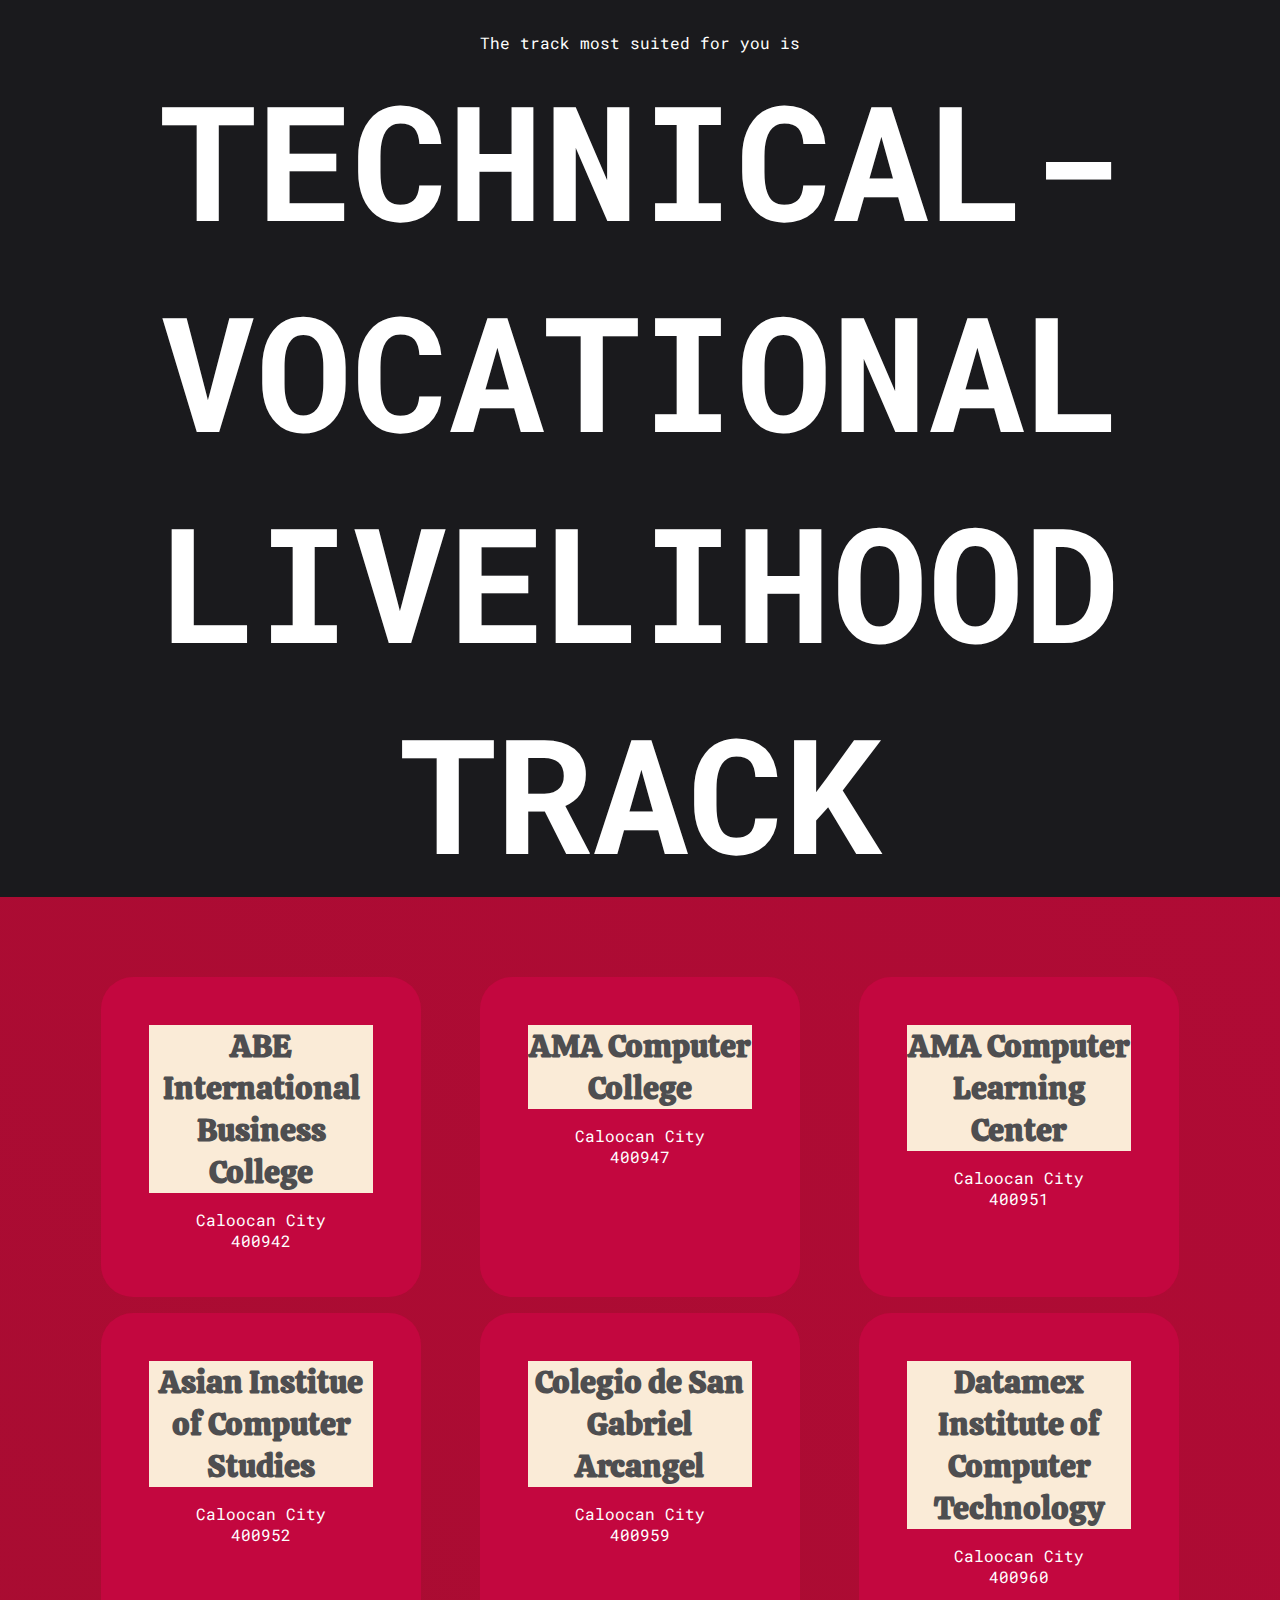
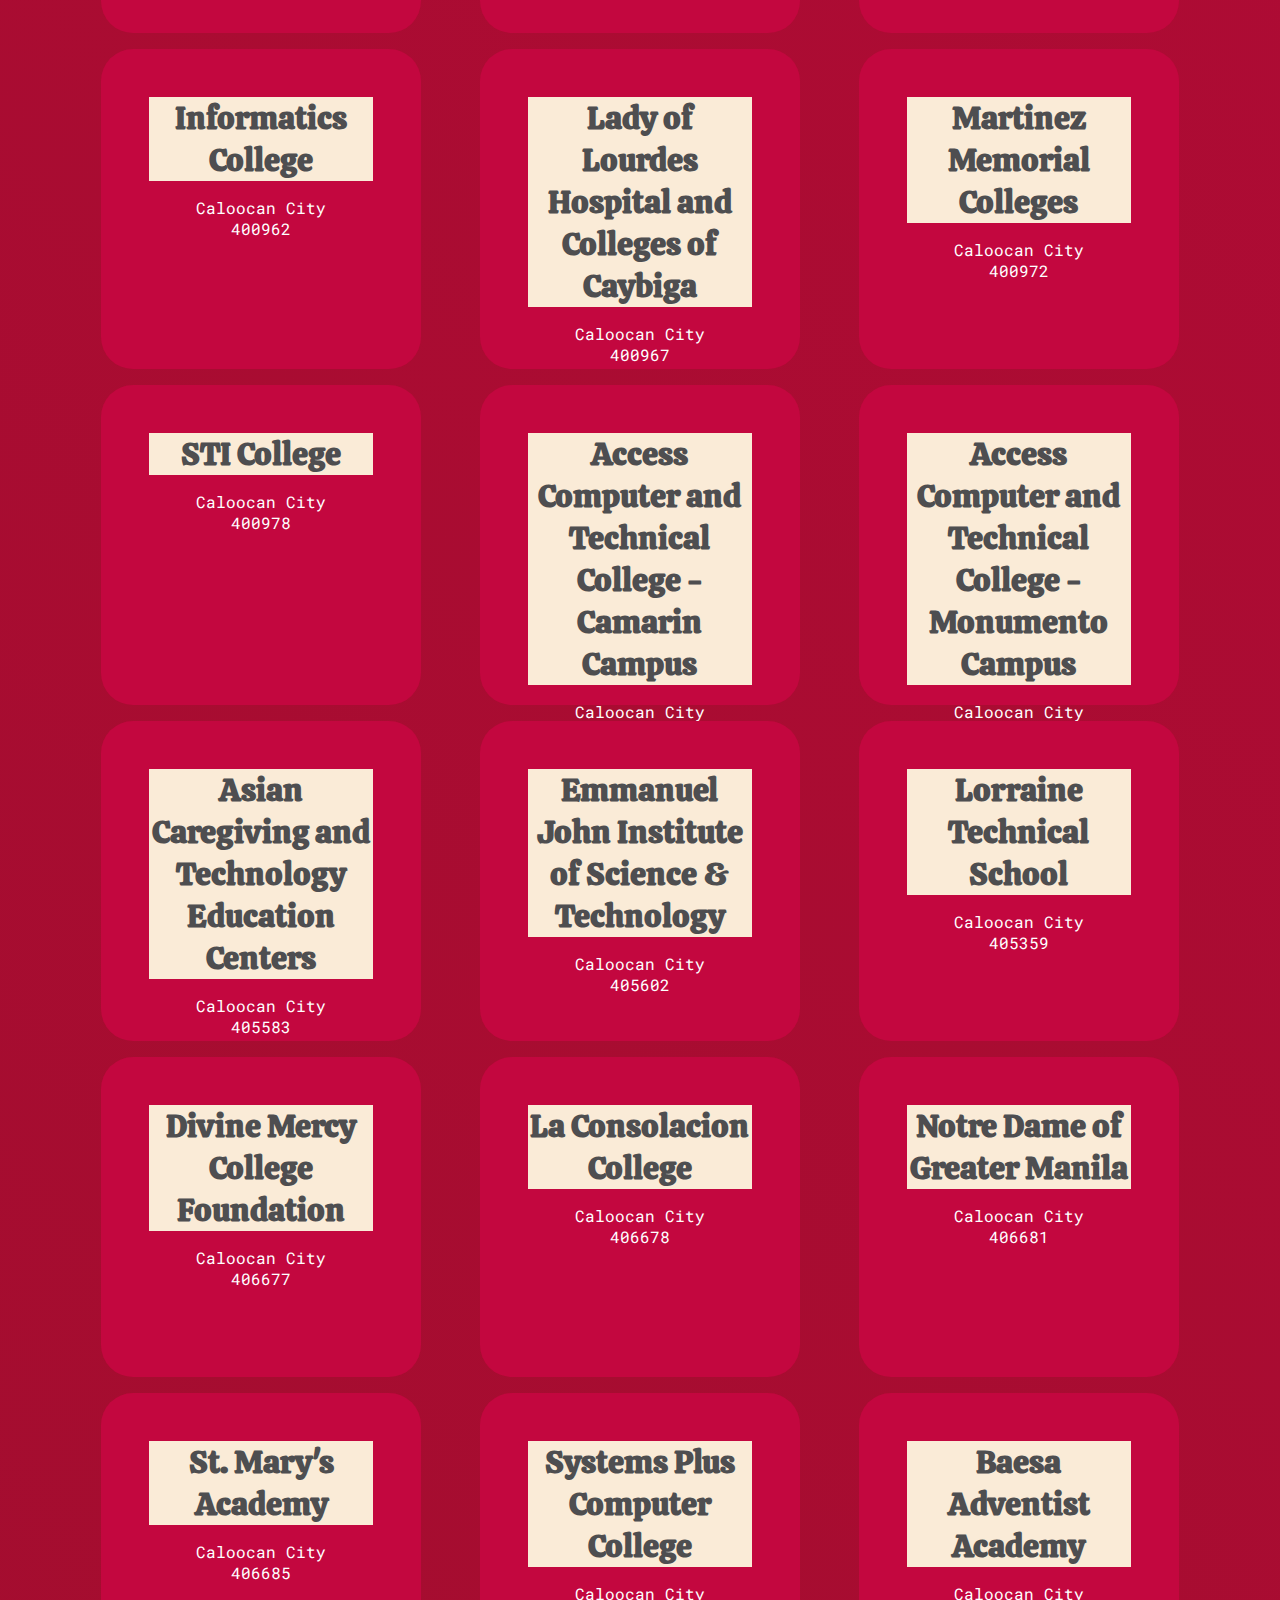
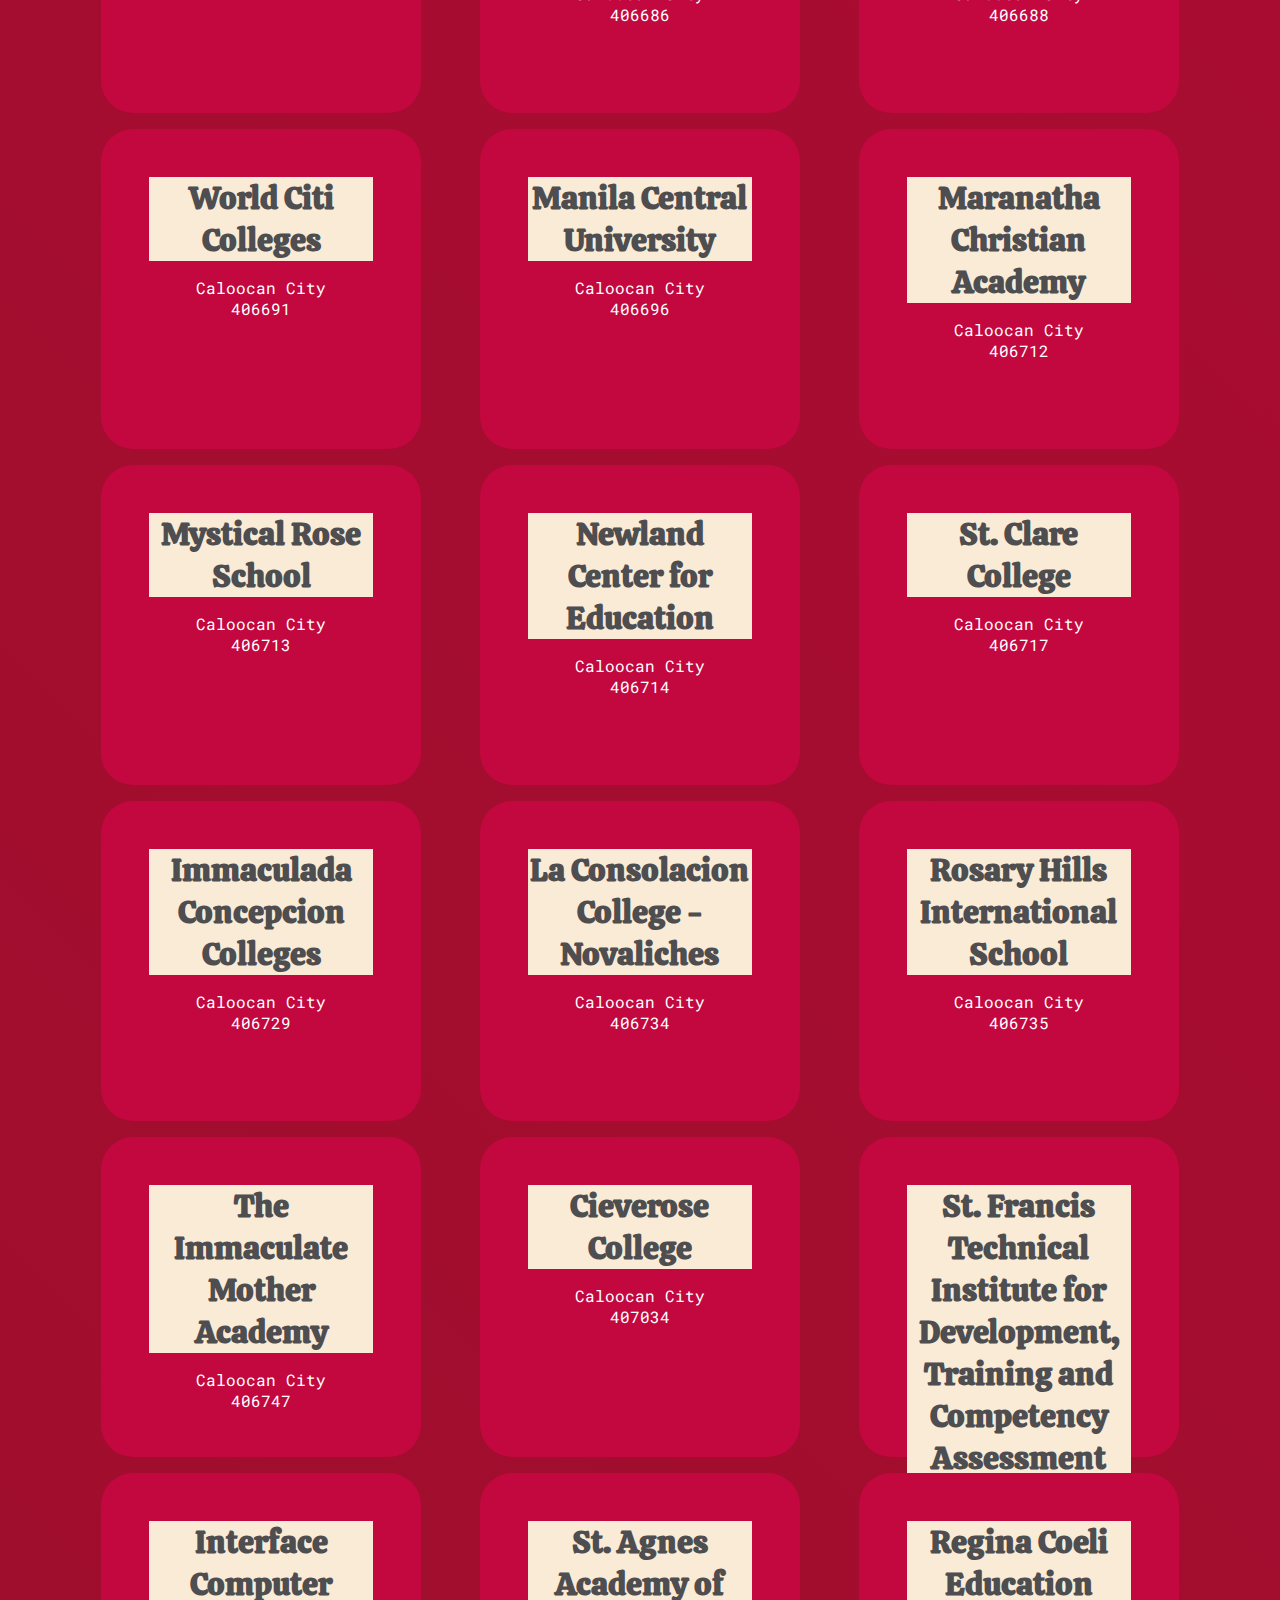
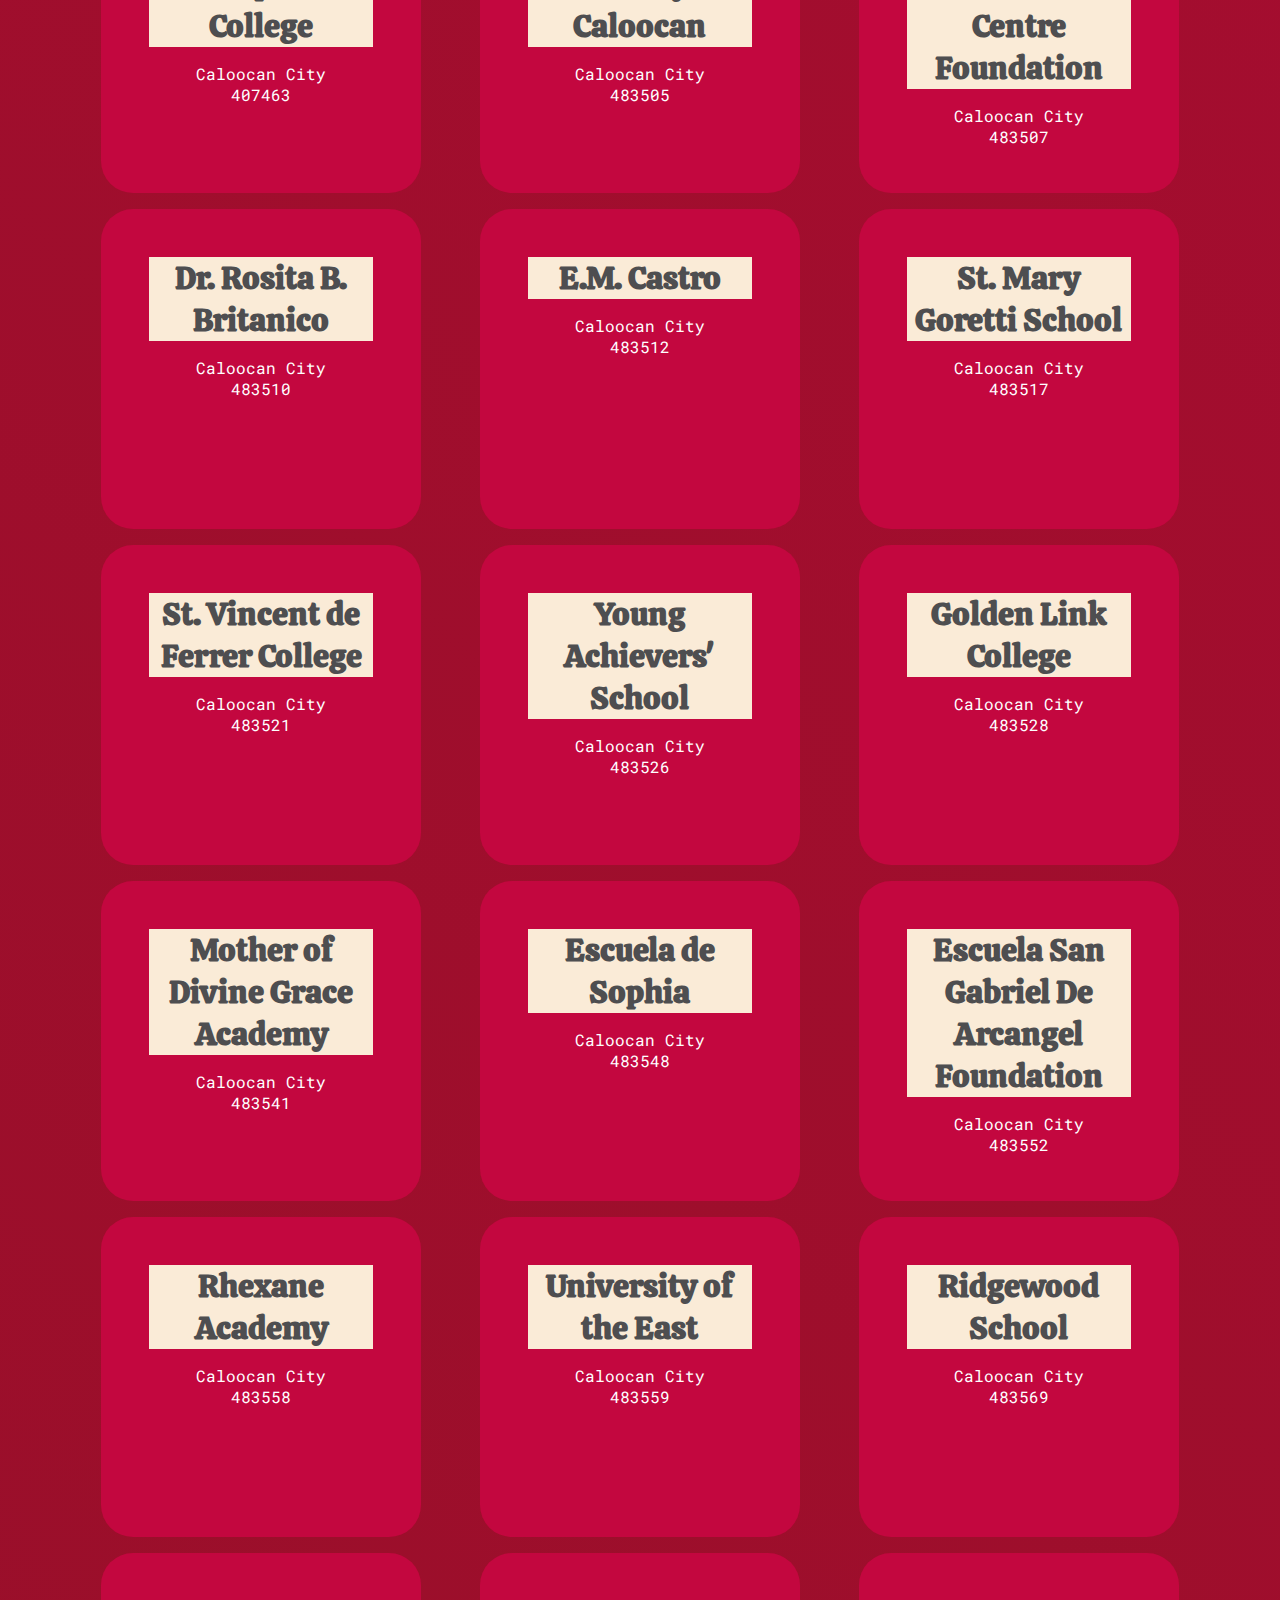
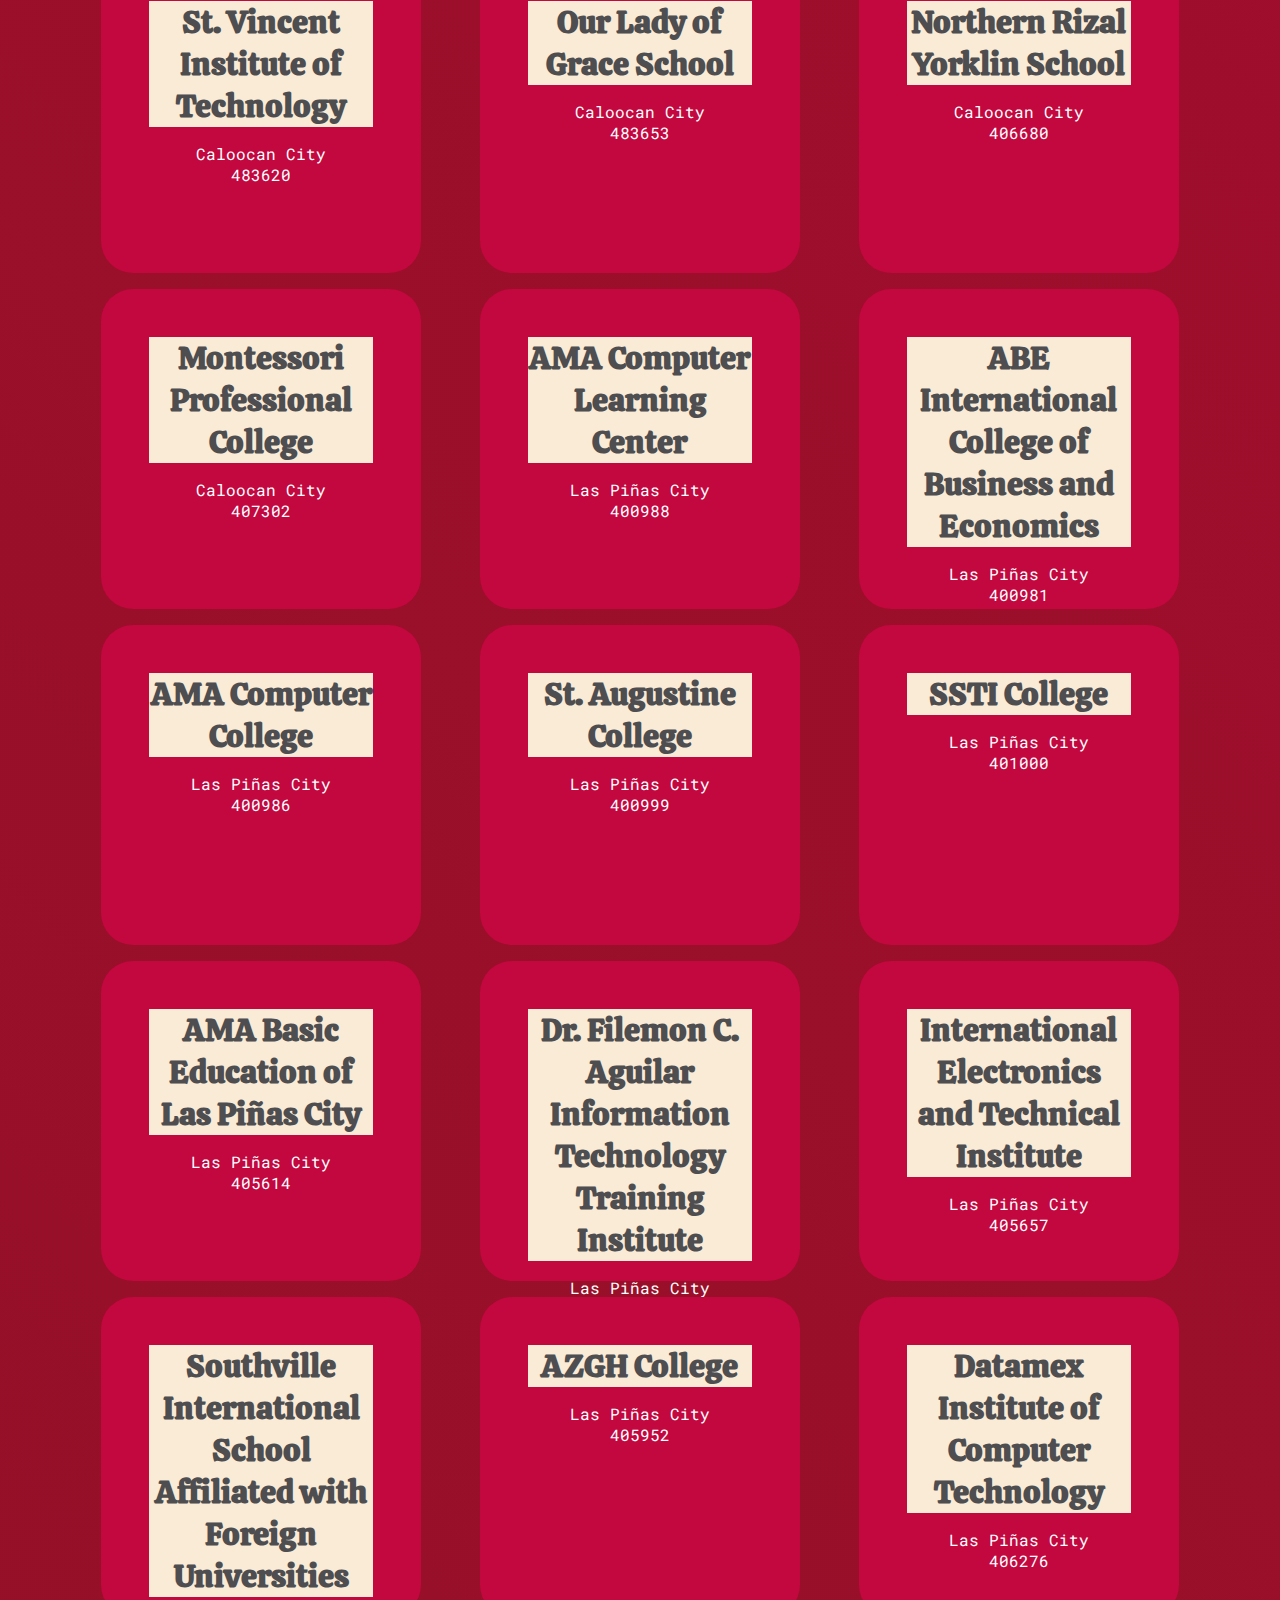
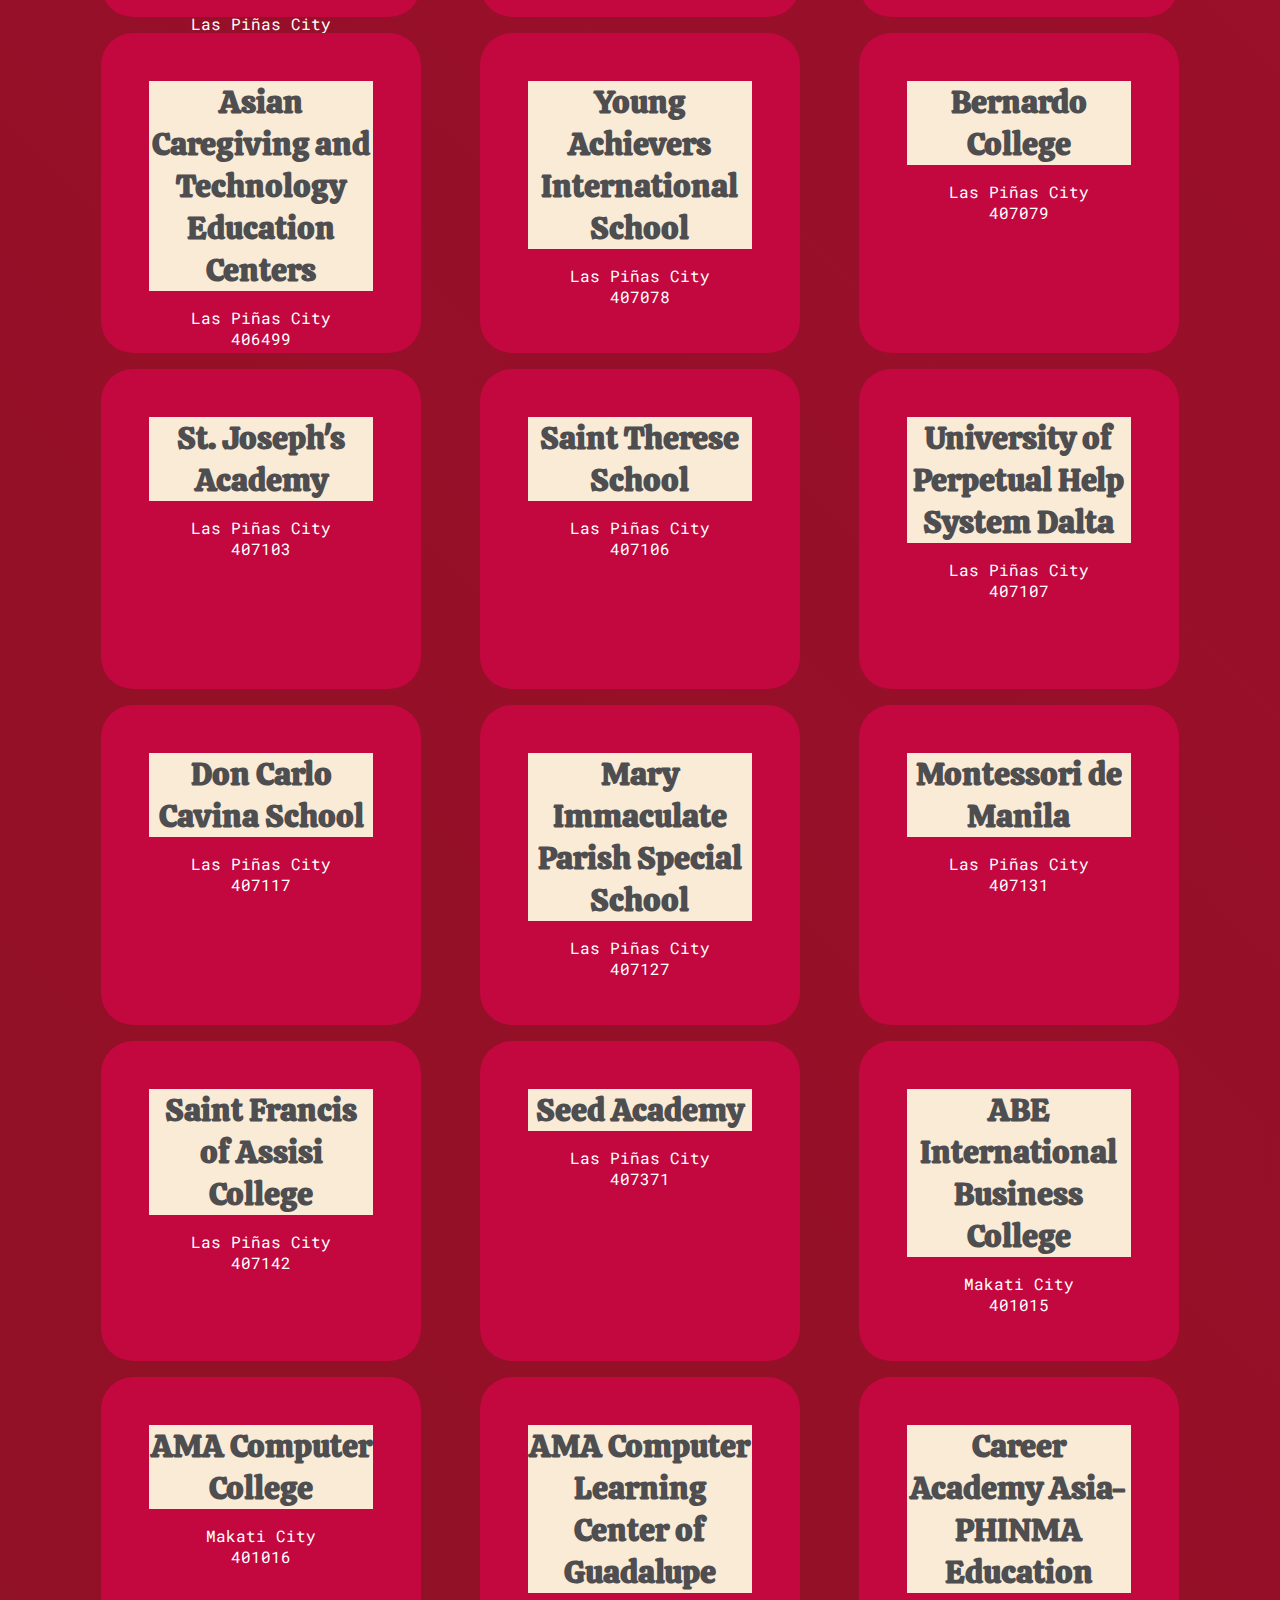
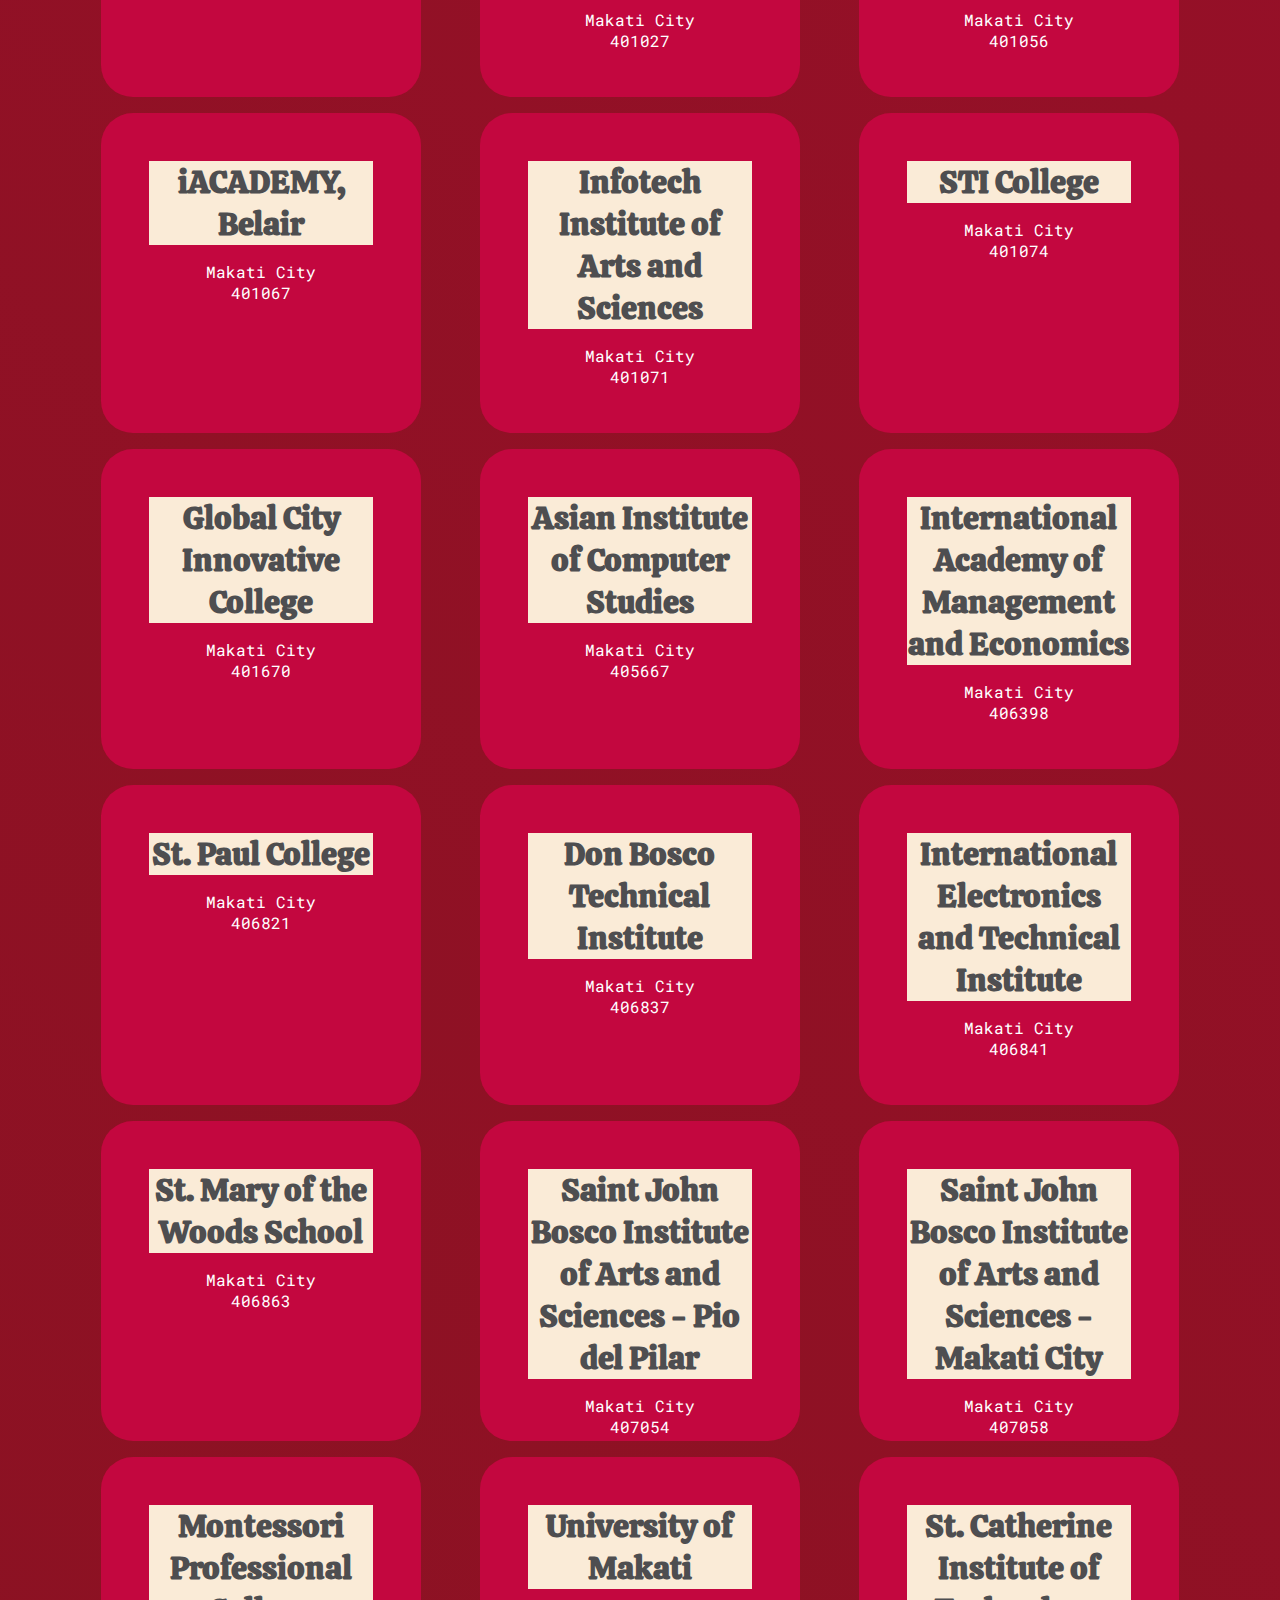
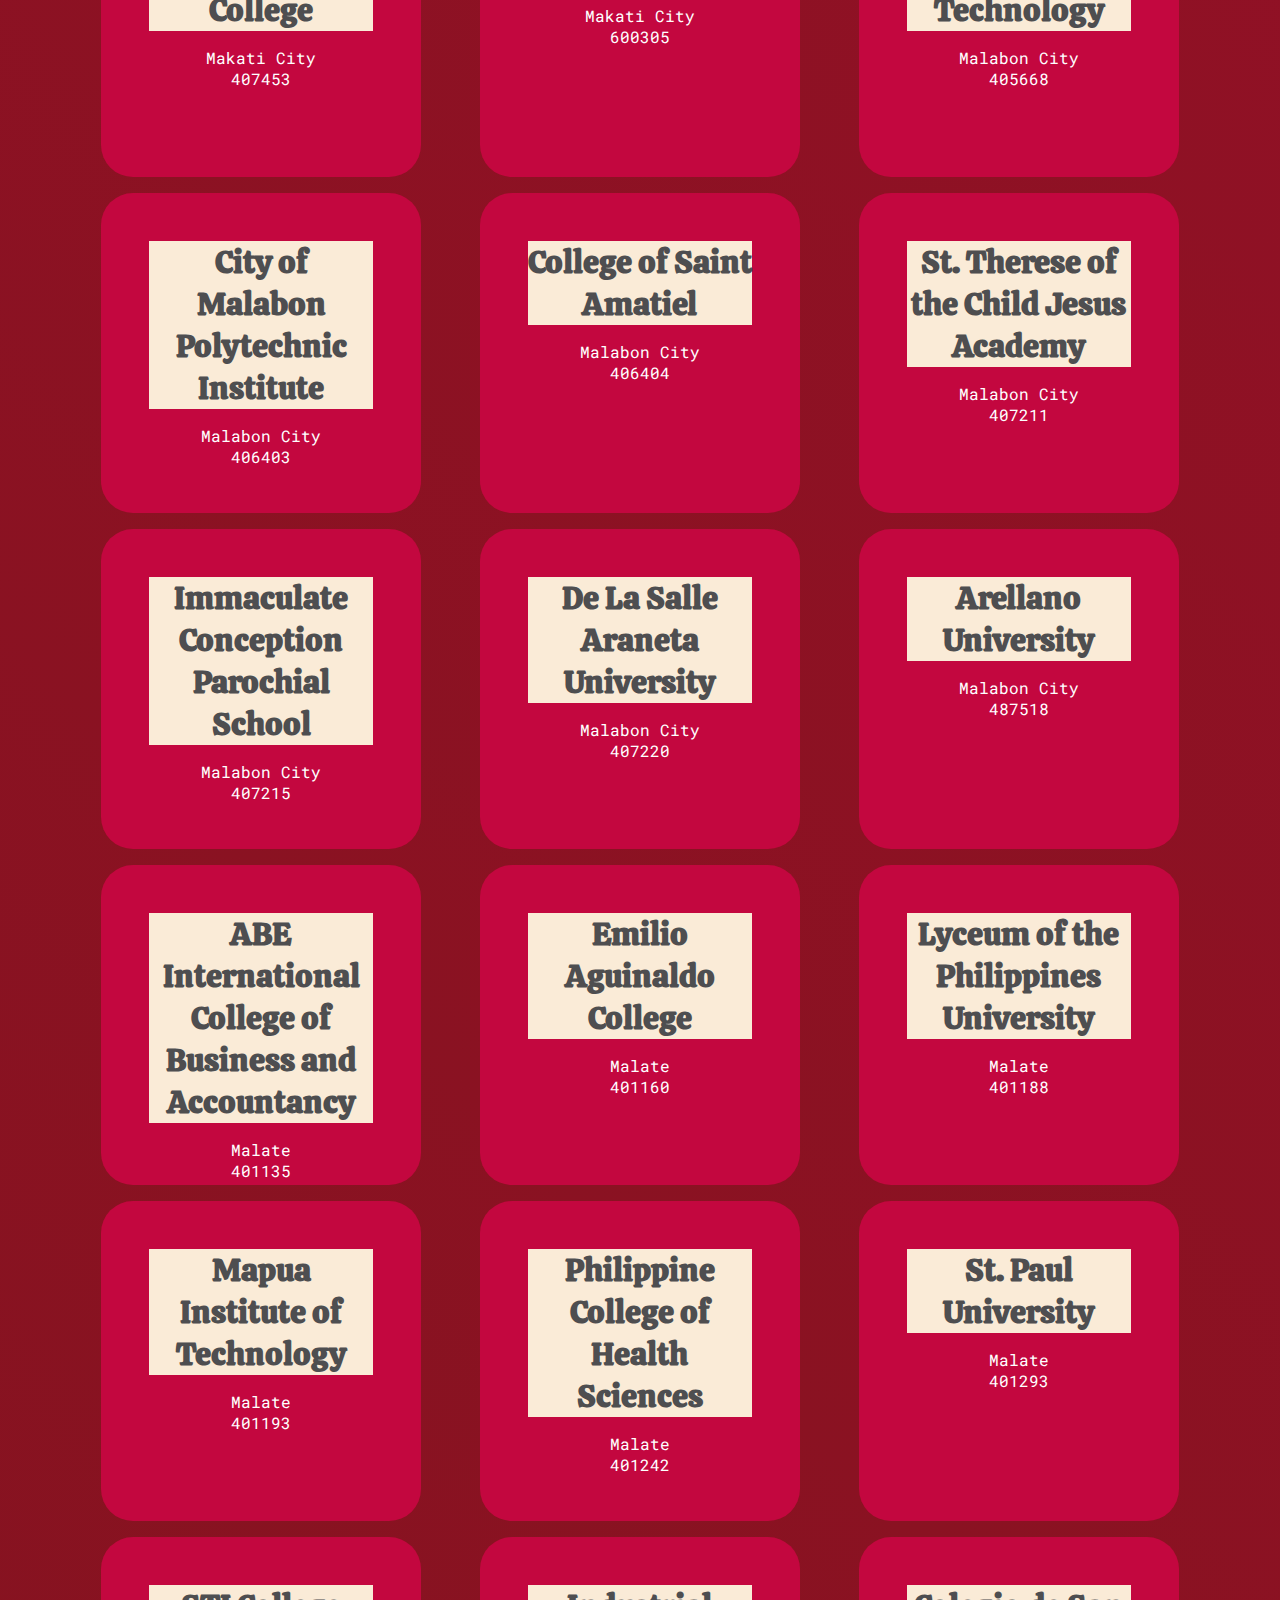
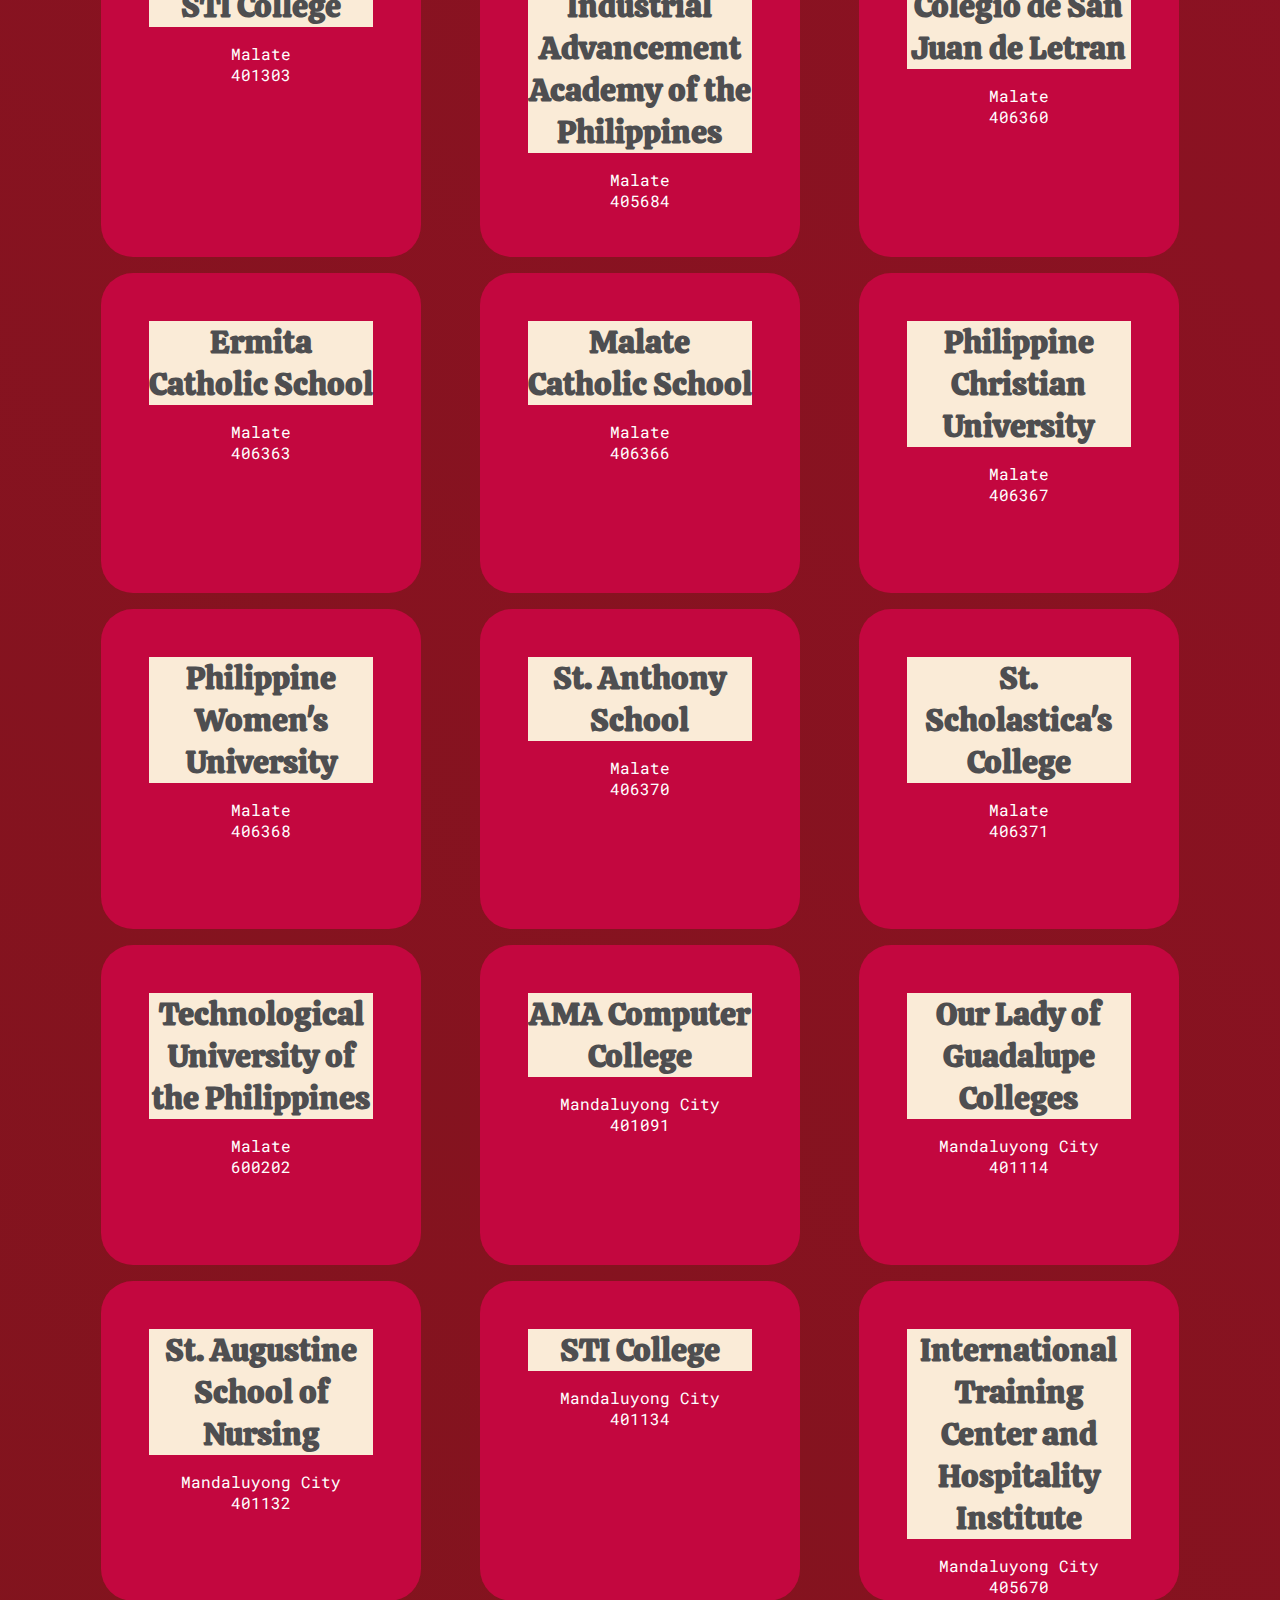
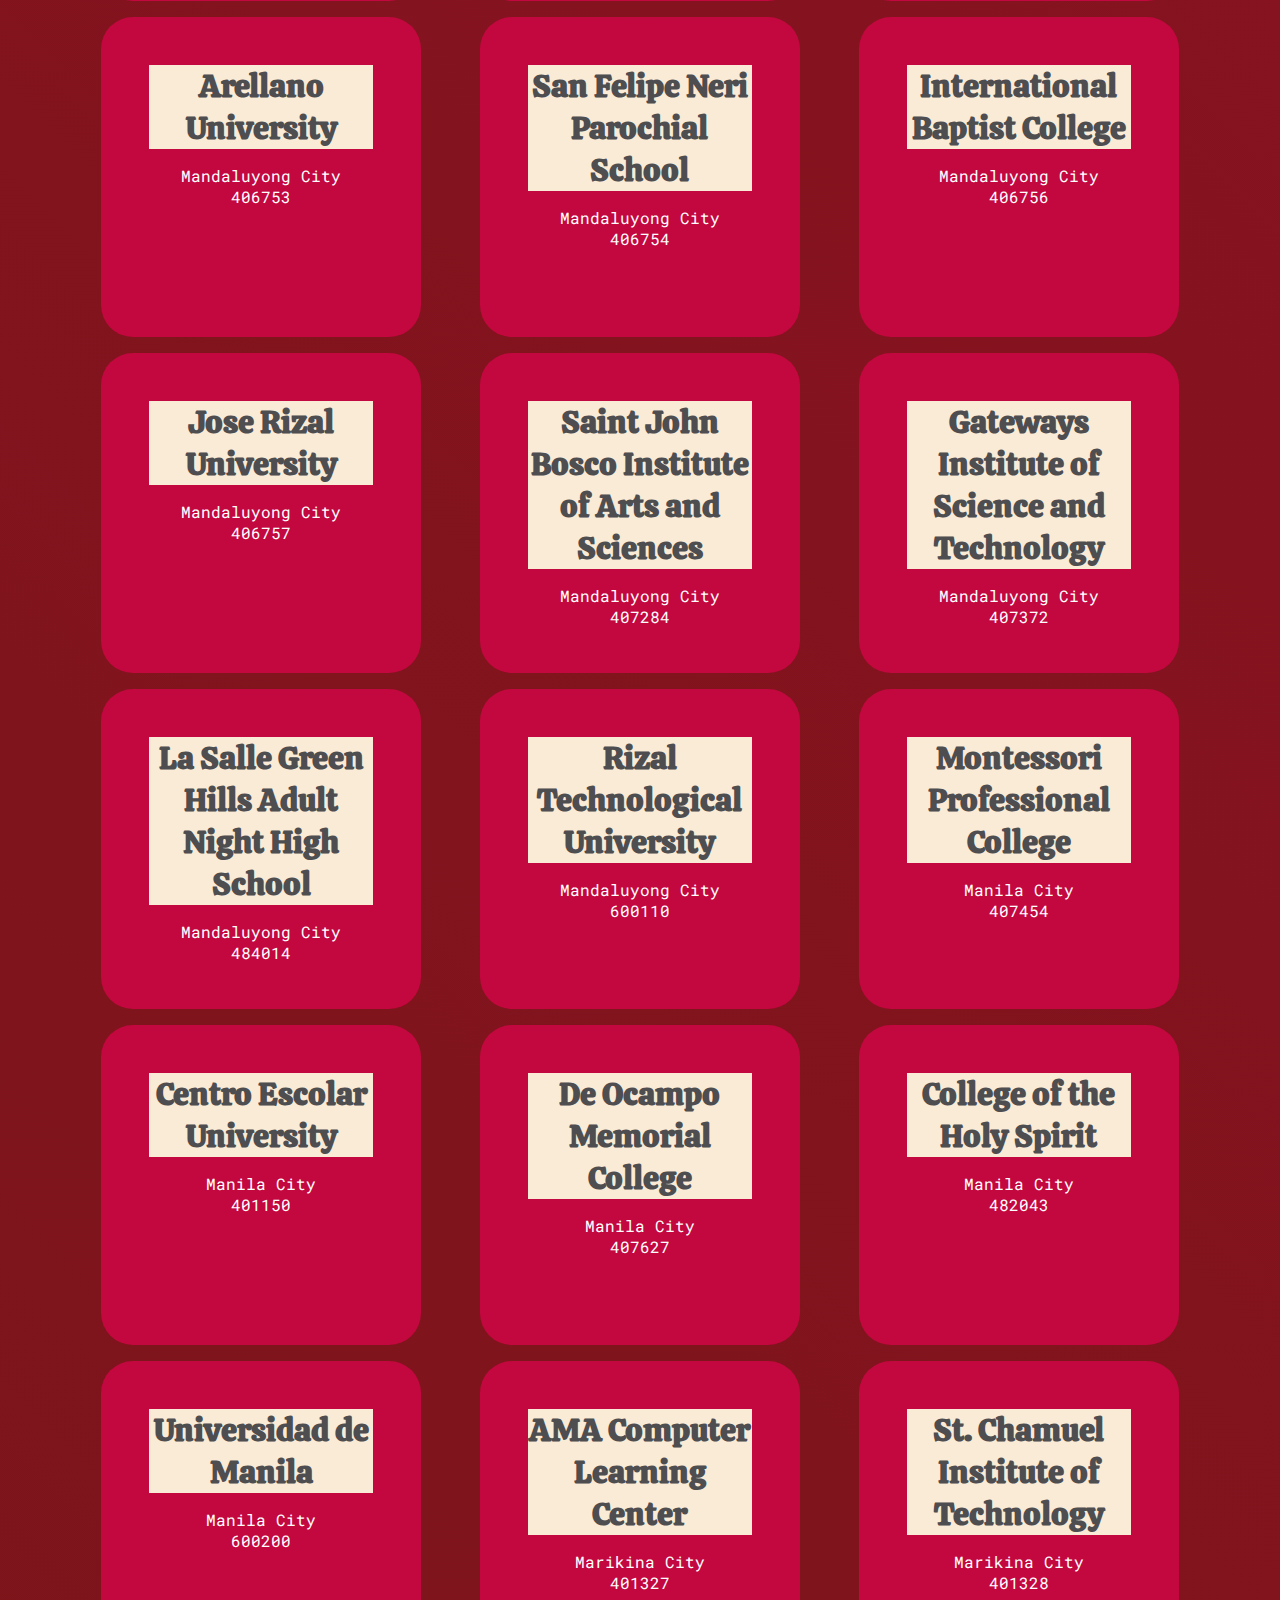
<file: PATHWALKER/tracks/tvlassessment.html>
<!DOCTYPE html>
<html lang="en">
<head>
    <meta charset="UTF-8">
    <meta name="viewport" content="width=device-width, initial-scale=1.0">
    <link rel="icon" href="../assets\icon\snowicon.ico">
    <link rel="stylesheet" href="../stylesheet.css">
    <link rel="stylesheet" href="https://fonts.googleapis.com/css2?family=Material+Symbols+Outlined:opsz,wght,FILL,GRAD@20..48,100..700,0..1,-50..200" />

    <title>Path Walker - TECHNICAL-VOCATIONAL LIVELIHOOD</title>
</head>
<body>

    <div class="content">

        <p class="final">The track most suited for you is</p>
        <h1 class="tracktitle">TECHNICAL-VOCATIONAL LIVELIHOOD TRACK</h1>

    </div>

    <div class="data" id="data">
        
    </div>

    <script src="../code.js"></script>
    <script src="../database/retrieveTVL.js"></script>
</body>
</html>
</file>
<file: PATHWALKER/stylesheet.css>
@import url('https://fonts.googleapis.com/css2?family=Calistoga&family=Roboto+Mono&display=swap');

html {
    font-size: 16px;
    overflow-x: hidden;
}

* {
    box-sizing: border-box;
    margin: 0;
    padding: 0;
}

body {
    font-family: 'Roboto Mono', monospace;
}

.material-symbols-outlined {
    font-variation-settings:
    'FILL' 0,
    'wght' 400,
    'GRAD' 0,
    'opsz' 48
  }



/*TITLE PAGE*/
.title {
    min-height: 100vh;
    min-width: 100vw;
    background-color: #6F2232;
    display: flex;
    align-items: center;
    justify-content: space-around;
    flex-wrap: wrap;
    padding-left: 10em;
    padding-right: 10em;
    position: relative;
}

.describe {
    max-width: 20rem;
    background-color: antiquewhite;
}

.title > #scrollButton {
    color: #ffffff;
    font-size: 1rem;
    position: absolute;
    bottom: 2rem;
    cursor: pointer;
    animation: scrollAnimation 1s ease-in-out infinite;
    display: flex;
    flex-direction: column;
    align-items: center;
}

.title > #scrollButton > span {
    font-size: 3rem;
}

@keyframes scrollAnimation {
    0% {
      transform: translateY(0);
    }
    50% {
      transform: translateY(-.5em);
    }
    100% {
      transform: translateY(0);
    }
}

.title > h1 {
    font-family: 'Calistoga', cursive;
    font-size: 8rem;
    color: #ffffff;
}

.title > .describe > p {
    font-size: 1rem;
    color: #4e4e50;
    text-align: right;
}




/*FIRST ASSESSMENT PAGE*/
.content {
    min-width: 100vw;
    display: flex;
    justify-content: center;
    align-items: center;
    flex-direction: column;
    background-color: #1a1a1d;
    color: #ffffff;
}

.content > .questioncard {
    background-color: #c3073f;
    margin: 2em;
    padding: 3em;
    min-width: 25rem;
    max-width: 25rem;
    border-radius: 2em;
    display: grid;
    justify-content: center;
    align-content: center;
    row-gap: 2em;
}

.content > .questioncard > p {
    text-align: center;
}

.content > .questioncard > .choices > input {
    margin-top: 1em;
}

.content > #assess {
    background: linear-gradient(
        45deg,
        rgba(111, 34, 50, 1) 0%,
        rgba(149, 7, 64, 1) 40%,
        rgba(195, 7, 63, 1) 100%
    );;
    font-family: 'Calistoga', cursive;
    font-size: 1.5rem;
    color: #ffffff;
    padding: .5em;
    border-radius: .5em;
    border: none;
    min-width: 10rem;
    cursor: pointer;
    transition: .8s;
    display: flex;
    align-items: center;
    justify-content: center;
    margin-bottom: 2rem;
}

.content > #assess:hover {
    background: antiquewhite;
    color: #4e4e50;
}






/*FINAL ASSESSMENT*/
.content > .final {
    margin-top: 2em;
}

.content > .tracktitle {
    font-size: 10rem;
    text-align: center;
}

.data {
    display: grid;
    min-width: 100vw;
    background: linear-gradient(
        45deg,
        rgba(111, 34, 50, 1) 0%,
        rgba(149, 7, 64, 1) 40%,
        rgba(107, 24, 18, 1) 80%,
        rgba(195, 7, 63, 1) 100%
    );;
    background-size: 600% 600%;
    animation: gradientAnimation 10s ease infinite;
    gap: 1em;
    grid-template-columns: repeat(auto-fit, minmax(20rem, 1fr));
    justify-items: center;
    justify-content: space-around;
    padding: 5em;
}

@keyframes gradientAnimation {
    0% {
      background-position: 0% 50%;
    }
    50% {
      background-position: 100% 50%;
    }
    100% {
      background-position: 0% 50%;
    }
  }

.data > .schoolcard {
    background-color: #c3073f;
    color: #ffffff;
    max-height: 20rem;
    min-height: 20rem;
    max-width: 20rem;
    min-width: 20rem;
    border-radius: 2em;
    padding: 3em;
    display: flex;
    flex-direction: column;
    align-items: center;
    transition: .3s;
    cursor: pointer;
}

.data > .schoolcard:hover {
    transform: translateY(-.5em);
    background-color: #4e4e50;
}

.data > .schoolcard > .schoolname {
    width: 100%;
    text-align: center;
    background-color: antiquewhite;
    font-family: 'Calistoga', cursive;
    color: #4e4e50;
}

.data > .schoolcard > .schooladdr {
    margin-top: 1em;
    text-align: center;
}

.data > .schoolcard > .schoolid {
    text-align: center;
}









/*MEDIA QUERY*/
@media only screen and (max-width: 600px) {
    /* Mobile-specific styles here */
  
    .title {
      padding-left: 2em;
      padding-right: 2em;
    }
  
    .title > h1 {
      font-size: 4rem;
      text-align: center;
      margin-bottom: -5em;
    }

    .content > .tracktitle {
        font-size: 4rem;
    }
  
    .describe {
      max-width: 100%;
      margin-bottom: 1em;
    }

    .title > .describe > p {
        text-align: center;
    }
  
    .content > .questioncard {
      min-width: 80%;
      max-width: 80%;
    }
  
    .content > #assess {
      min-width: 80%;
    }
  }
</file>
<file: PATHWALKER/save.css>
.res {
    margin: auto;
    display: grid;
    grid-template-columns: .5fr 2fr 2fr;
    gap: 2em;
}
</file>
<file: PATHWALKER/tracks/apply.css>
@import url('https://fonts.googleapis.com/css2?family=Calistoga&family=Roboto+Mono&display=swap');

.formcontainer {
    min-width: 45vw;
    margin: auto;
    padding: 1em;
}

.form-group {
    margin-bottom: 1em;
}

label {
    display: block;
    margin-bottom: .25em;
}

input[type="text"], textarea {
    width: 100%;
    padding: 12px 20px;
    margin: .5em 0;
    display: inline-block;
    background-color: #ffffff69;
    border: 1px solid #ccc;
    box-sizing: border-box;
    resize: vertical;
}

textarea {
    min-height: 10rem;
}

input[type="submit"] {
    background-color: #4caf4f;
    color: white;
    padding: 1em;
    border: none;
    cursor: pointer;
    width: 100%;
}





.apply {
    min-height: 100vh;
    min-width: auto;
    display: flex;
    align-items: center;
    justify-content: space-around;
    flex-wrap: wrap;
    padding-left: 10em;
    padding-right: 10em;
}





.reminder {
    max-width: 45vw;
    padding: 1em;
    background-color: rgba(255, 235, 205, 0.623);
}

.reminder > ul {
    padding: 1em;
}

h1 {
    font-family: 'Calistoga', cursive;
    font-size: 3rem;
}


#marquee {
    color: #c3073f50;
    font-size: 15rem;
    position: fixed;
    text-align: center;
    left: 50%;
    transform: translateX(-50%);
    z-index: -1;
    line-height: .8em;
  }



@media only screen and (max-width: 600px) {
    .formcontainer {
        min-width: 90vw;
    }

    .reminder {
        min-width: 90vw;
    }
}
</file>
<file: PATHWALKER/tracks/print.css>
@import url('https://fonts.googleapis.com/css2?family=Calistoga&family=Roboto+Mono&display=swap');

.container {
    display: flex;
    justify-content: space-evenly;
    align-items: center;
    height: 100vh;
    width: 100vw;
}

.reminder {
    max-width: 45vw;
    padding: 1em;
    background-color: rgba(255, 235, 205, 0.623);
}

.reminder > h1 {
    font-family: 'Calistoga', cursive;
    font-size: 3rem;
}

.reminder > ul {
    padding: 1em;
}

.printable > h1 {
    font-family: 'Calistoga', cursive;
    font-size: 4rem;
}
</file>
